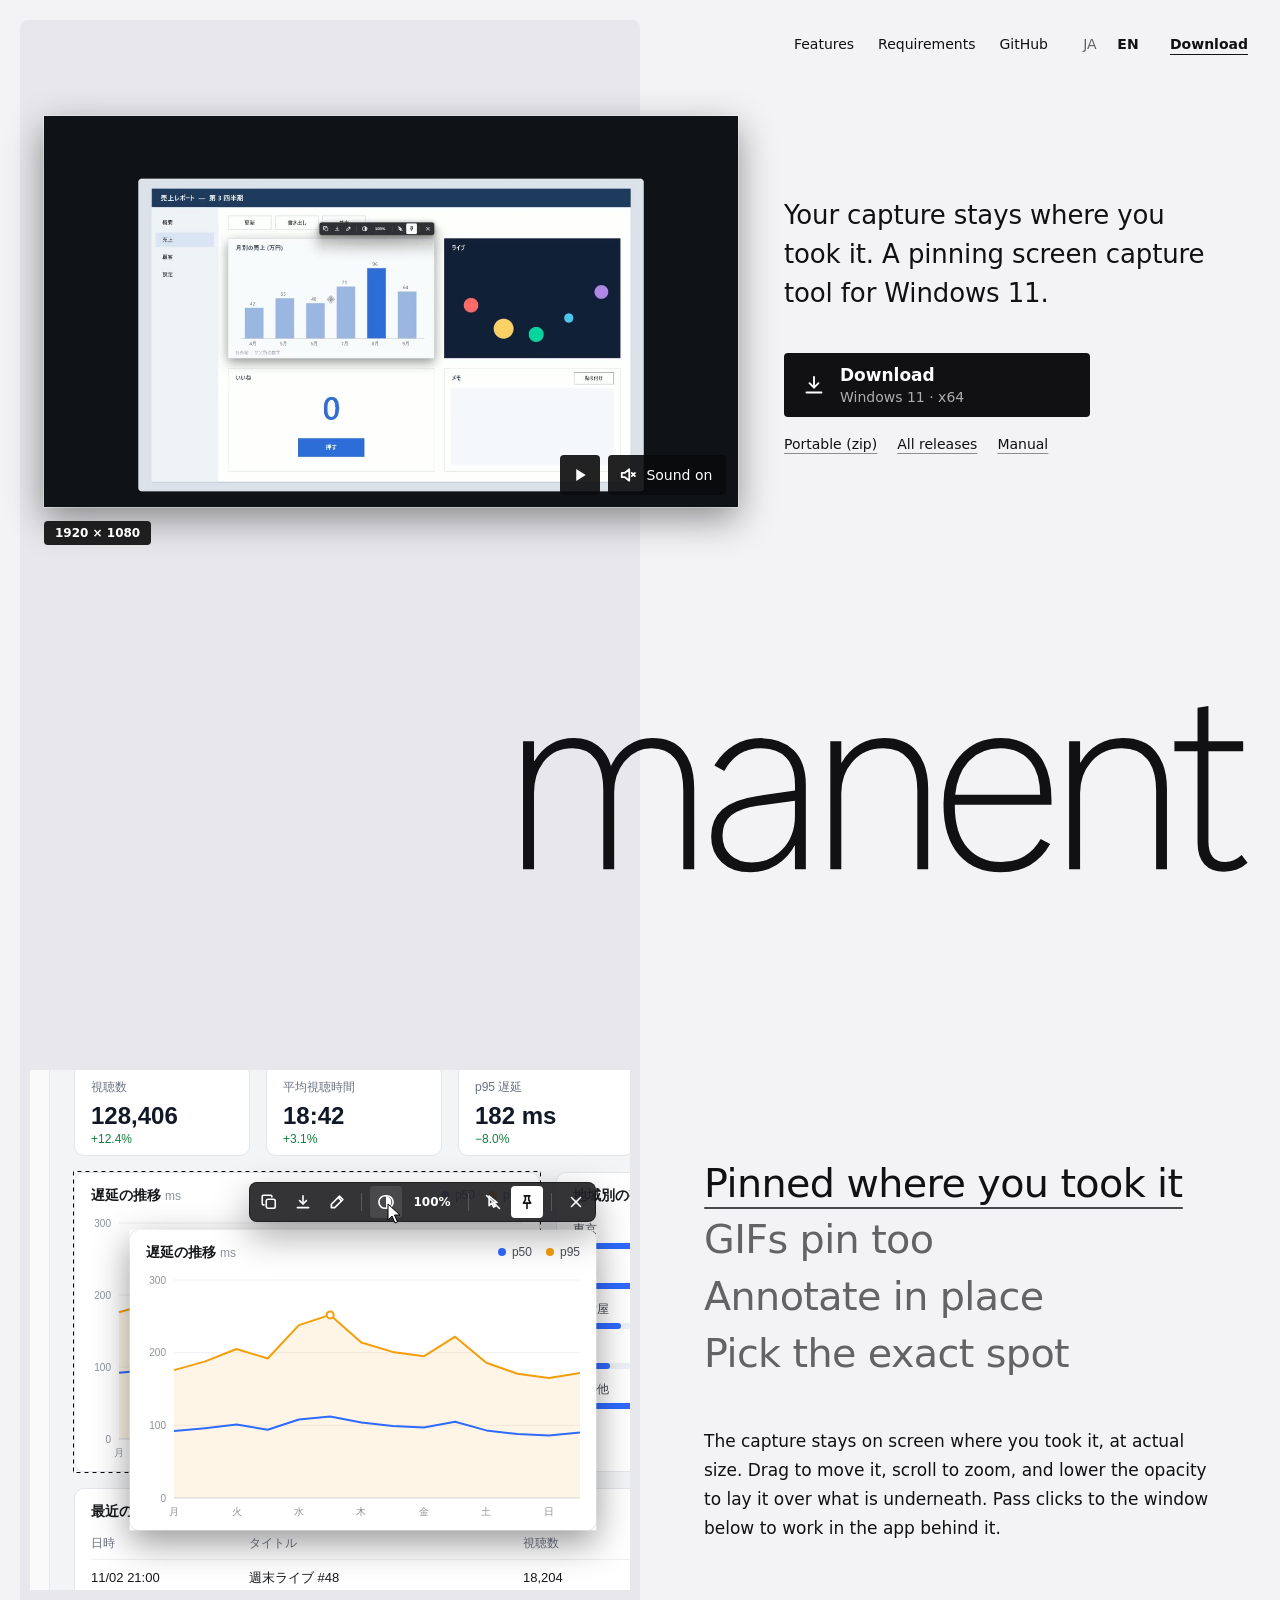
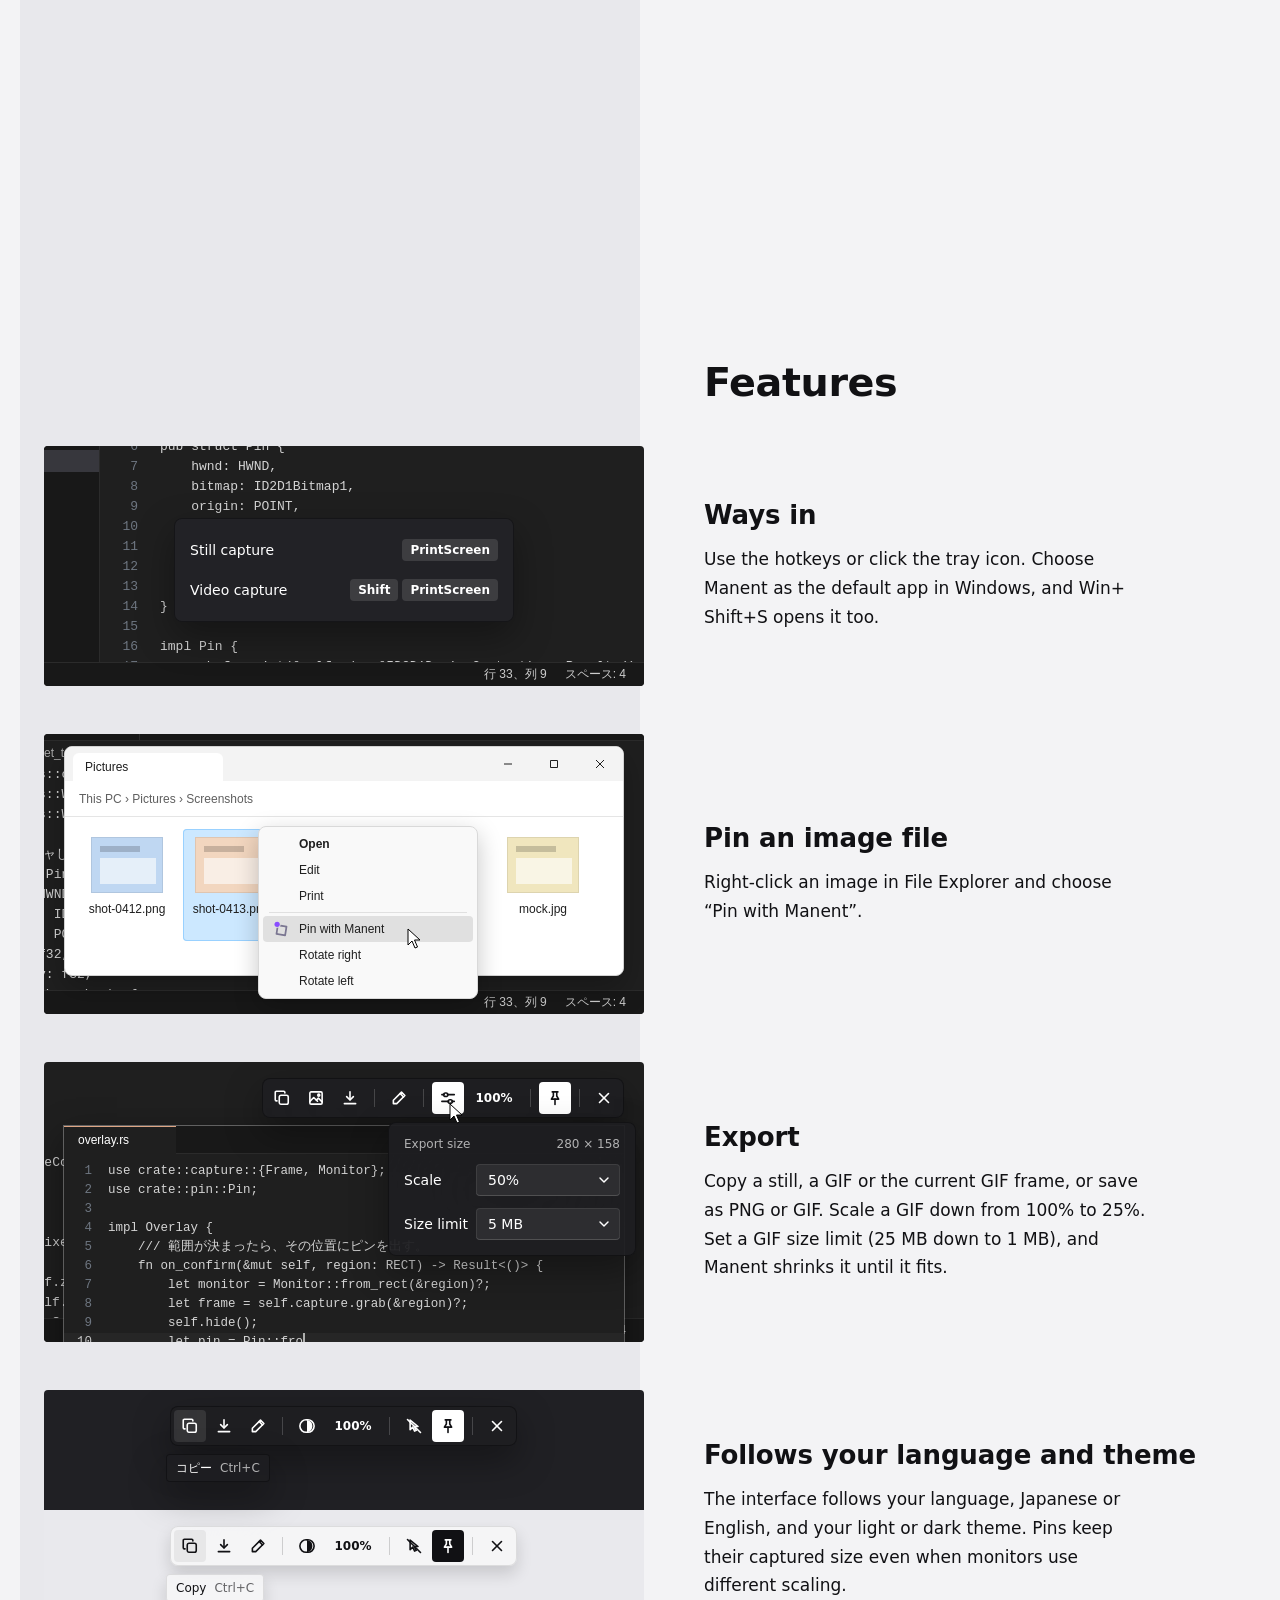
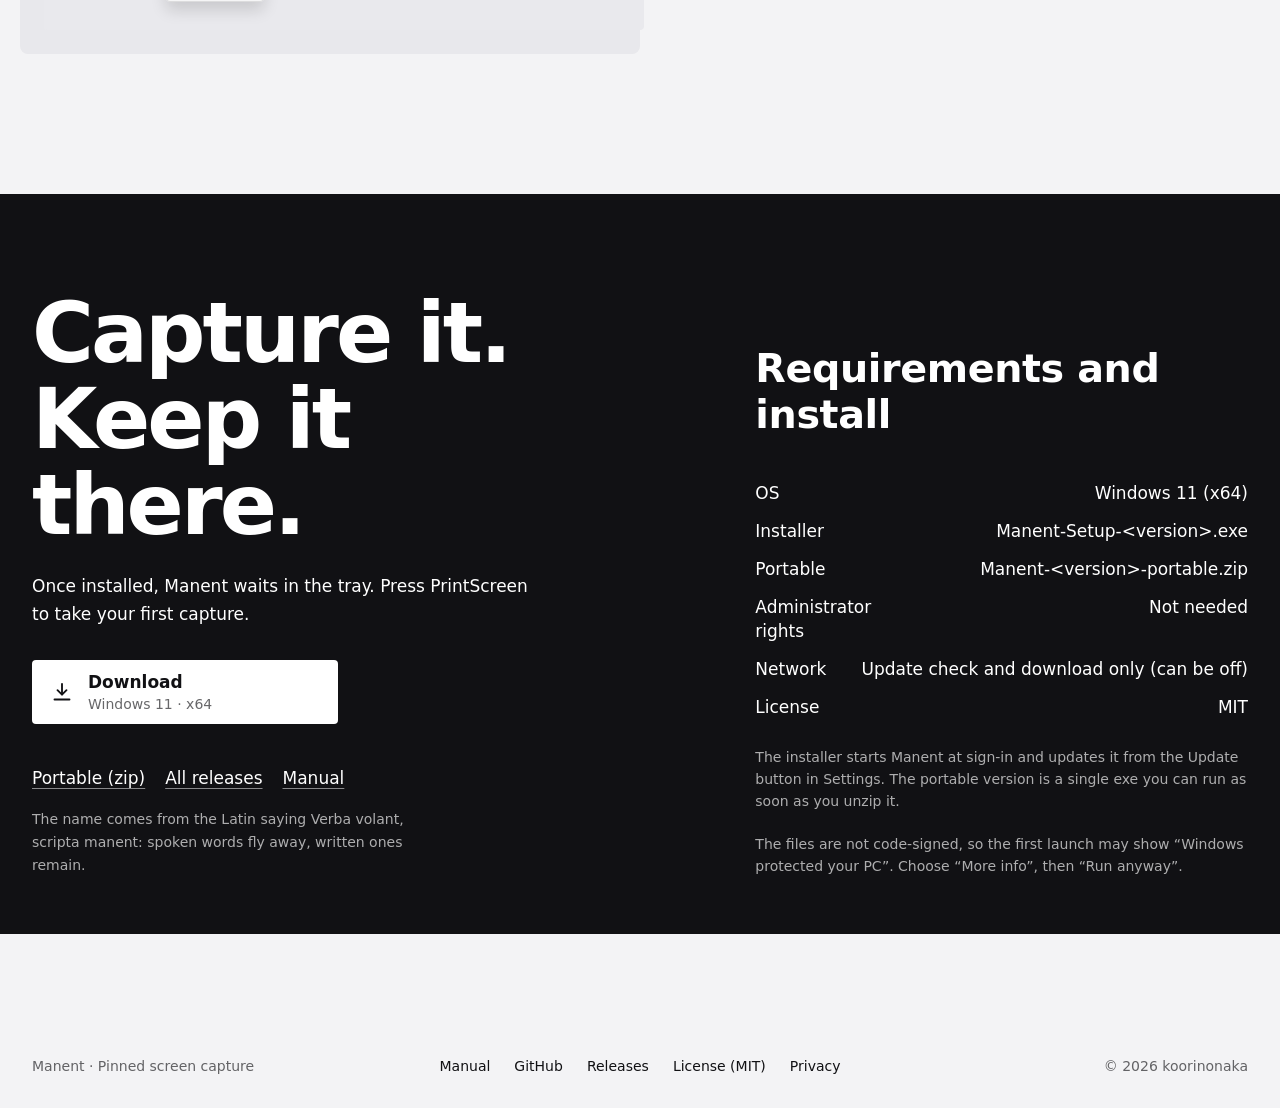
<file: index.html>
<!doctype html>
<html lang="ja">
<head>
<meta charset="utf-8">
<meta name="viewport" content="width=device-width, initial-scale=1">
<title>Manent | 撮った画面が、その場に残る</title>
<meta name="description" content="撮った画面をファイルにせず、撮った位置に等倍で残す Windows 11 のピン留めキャプチャツール。GIF のピン、その場での書き込み、Ctrl で部品を選ぶ撮り方に対応します。">
<meta name="color-scheme" content="dark light">
<link rel="icon" href="assets/favicon.ico">
<link rel="apple-touch-icon" href="assets/apple-touch-icon.png">
<link rel="canonical" href="https://koorinonaka.github.io/manent/">
<meta property="og:type" content="website">
<meta property="og:url" content="https://koorinonaka.github.io/manent/">
<meta property="og:title" content="Manent | 撮った画面が、その場に残る">
<meta property="og:description" content="撮った画面をファイルにせず、撮った位置に等倍で残す Windows 11 のピン留めキャプチャツール。GIF のピン、その場での書き込み、Ctrl で部品を選ぶ撮り方に対応します。">
<meta property="og:image" content="https://koorinonaka.github.io/manent/assets/og.png">
<meta property="og:image:width" content="1200">
<meta property="og:image:height" content="630">
<meta name="twitter:card" content="summary_large_image">
<script>
// 言語は描画の前に決める: 覚えた選択 → navigator.language が ja なら日本語、それ以外は英語
(function () {
  var r = document.documentElement, l = null;
  try { l = localStorage.getItem('manent-lp-lang'); } catch (e) {}
  if (l !== 'ja' && l !== 'en') l = /^ja\b/i.test(navigator.language || '') ? 'ja' : 'en';
  r.lang = l;
  r.className += ' js';
})();
</script>
<link rel="stylesheet" href="style.css">
<script src="main.js" defer></script>
</head>
<body>
<svg width="0" height="0" style="position:absolute" aria-hidden="true"><defs><symbol id="gt207" viewBox="0 0 560 315" preserveAspectRatio="none"><rect width="560" height="315" fill="#1F1F1F"/><rect width="560" height="28" fill="#181818"/><rect width="112" height="28" fill="#2A2A2A"/><rect x="44" y="41" width="22" height="9" fill="#C586C0"/><rect x="73" y="41" width="242" height="9" fill="#D7D0A0" opacity=".8"/><rect x="44" y="60" width="22" height="9" fill="#C586C0"/><rect x="73" y="60" width="117" height="9" fill="#D7D0A0" opacity=".8"/><rect x="44" y="98" width="29" height="9" fill="#C586C0"/><rect x="81" y="98" width="66" height="9" fill="#D7D0A0" opacity=".8"/><rect x="73" y="117" width="22" height="9" fill="#6A9955"/><rect x="103" y="117" width="146" height="9" fill="#6A9955" opacity=".8"/><rect x="73" y="136" width="15" height="9" fill="#C586C0"/><rect x="95" y="136" width="373" height="9" fill="#D7D0A0" opacity=".8"/><rect x="103" y="155" width="22" height="9" fill="#C586C0"/><rect x="132" y="155" width="285" height="9" fill="#D7D0A0" opacity=".8"/><rect x="103" y="174" width="22" height="9" fill="#C586C0"/><rect x="132" y="174" width="264" height="9" fill="#D7D0A0" opacity=".8"/><rect x="103" y="193" width="88" height="9" fill="#9CDCFE"/><rect x="103" y="212" width="22" height="9" fill="#C586C0"/><rect x="132" y="212" width="81" height="9" fill="#D7D0A0" opacity=".8"/><rect x="103" y="231" width="44" height="9" fill="#9CDCFE"/><rect x="73" y="250" width="7" height="9" fill="#9CDCFE"/><rect x="44" y="269" width="7" height="9" fill="#9CDCFE"/><rect x="208" y="228" width="300" height="64" fill="#252526" stroke="#5A5A5A" stroke-width="3"/><rect x="208" y="229" width="300" height="20" fill="#04395E"/></symbol><symbol id="gt208" viewBox="0 0 560 315" preserveAspectRatio="none"><rect width="560" height="315" fill="#1F1F1F"/><rect width="560" height="28" fill="#181818"/><rect width="112" height="28" fill="#2A2A2A"/><rect x="44" y="41" width="22" height="9" fill="#C586C0"/><rect x="73" y="41" width="242" height="9" fill="#D7D0A0" opacity=".8"/><rect x="44" y="60" width="22" height="9" fill="#C586C0"/><rect x="73" y="60" width="117" height="9" fill="#D7D0A0" opacity=".8"/><rect x="44" y="98" width="29" height="9" fill="#C586C0"/><rect x="81" y="98" width="66" height="9" fill="#D7D0A0" opacity=".8"/><rect x="73" y="117" width="22" height="9" fill="#6A9955"/><rect x="103" y="117" width="146" height="9" fill="#6A9955" opacity=".8"/><rect x="73" y="136" width="15" height="9" fill="#C586C0"/><rect x="95" y="136" width="373" height="9" fill="#D7D0A0" opacity=".8"/><rect x="103" y="155" width="22" height="9" fill="#C586C0"/><rect x="132" y="155" width="285" height="9" fill="#D7D0A0" opacity=".8"/><rect x="103" y="174" width="22" height="9" fill="#C586C0"/><rect x="132" y="174" width="264" height="9" fill="#D7D0A0" opacity=".8"/><rect x="103" y="193" width="88" height="9" fill="#9CDCFE"/><rect x="103" y="212" width="22" height="9" fill="#C586C0"/><rect x="132" y="212" width="88" height="9" fill="#D7D0A0" opacity=".8"/><rect x="103" y="231" width="44" height="9" fill="#9CDCFE"/><rect x="73" y="250" width="7" height="9" fill="#9CDCFE"/><rect x="44" y="269" width="7" height="9" fill="#9CDCFE"/><rect x="208" y="228" width="300" height="64" fill="#252526" stroke="#5A5A5A" stroke-width="3"/><rect x="208" y="229" width="300" height="20" fill="#04395E"/></symbol><symbol id="gt209" viewBox="0 0 560 315" preserveAspectRatio="none"><rect width="560" height="315" fill="#1F1F1F"/><rect width="560" height="28" fill="#181818"/><rect width="112" height="28" fill="#2A2A2A"/><rect x="44" y="41" width="22" height="9" fill="#C586C0"/><rect x="73" y="41" width="242" height="9" fill="#D7D0A0" opacity=".8"/><rect x="44" y="60" width="22" height="9" fill="#C586C0"/><rect x="73" y="60" width="117" height="9" fill="#D7D0A0" opacity=".8"/><rect x="44" y="98" width="29" height="9" fill="#C586C0"/><rect x="81" y="98" width="66" height="9" fill="#D7D0A0" opacity=".8"/><rect x="73" y="117" width="22" height="9" fill="#6A9955"/><rect x="103" y="117" width="146" height="9" fill="#6A9955" opacity=".8"/><rect x="73" y="136" width="15" height="9" fill="#C586C0"/><rect x="95" y="136" width="373" height="9" fill="#D7D0A0" opacity=".8"/><rect x="103" y="155" width="22" height="9" fill="#C586C0"/><rect x="132" y="155" width="285" height="9" fill="#D7D0A0" opacity=".8"/><rect x="103" y="174" width="22" height="9" fill="#C586C0"/><rect x="132" y="174" width="264" height="9" fill="#D7D0A0" opacity=".8"/><rect x="103" y="193" width="88" height="9" fill="#9CDCFE"/><rect x="103" y="212" width="22" height="9" fill="#C586C0"/><rect x="132" y="212" width="88" height="9" fill="#D7D0A0" opacity=".8"/><rect x="103" y="231" width="44" height="9" fill="#9CDCFE"/><rect x="73" y="250" width="7" height="9" fill="#9CDCFE"/><rect x="44" y="269" width="7" height="9" fill="#9CDCFE"/><rect x="208" y="228" width="300" height="64" fill="#252526" stroke="#5A5A5A" stroke-width="3"/><rect x="208" y="229" width="300" height="20" fill="#04395E"/></symbol><symbol id="gt210" viewBox="0 0 560 315" preserveAspectRatio="none"><rect width="560" height="315" fill="#1F1F1F"/><rect width="560" height="28" fill="#181818"/><rect width="112" height="28" fill="#2A2A2A"/><rect x="44" y="41" width="22" height="9" fill="#C586C0"/><rect x="73" y="41" width="242" height="9" fill="#D7D0A0" opacity=".8"/><rect x="44" y="60" width="22" height="9" fill="#C586C0"/><rect x="73" y="60" width="117" height="9" fill="#D7D0A0" opacity=".8"/><rect x="44" y="98" width="29" height="9" fill="#C586C0"/><rect x="81" y="98" width="66" height="9" fill="#D7D0A0" opacity=".8"/><rect x="73" y="117" width="22" height="9" fill="#6A9955"/><rect x="103" y="117" width="146" height="9" fill="#6A9955" opacity=".8"/><rect x="73" y="136" width="15" height="9" fill="#C586C0"/><rect x="95" y="136" width="373" height="9" fill="#D7D0A0" opacity=".8"/><rect x="103" y="155" width="22" height="9" fill="#C586C0"/><rect x="132" y="155" width="285" height="9" fill="#D7D0A0" opacity=".8"/><rect x="103" y="174" width="22" height="9" fill="#C586C0"/><rect x="132" y="174" width="264" height="9" fill="#D7D0A0" opacity=".8"/><rect x="103" y="193" width="88" height="9" fill="#9CDCFE"/><rect x="103" y="212" width="22" height="9" fill="#C586C0"/><rect x="132" y="212" width="95" height="9" fill="#D7D0A0" opacity=".8"/><rect x="103" y="231" width="44" height="9" fill="#9CDCFE"/><rect x="73" y="250" width="7" height="9" fill="#9CDCFE"/><rect x="44" y="269" width="7" height="9" fill="#9CDCFE"/><rect x="208" y="228" width="300" height="64" fill="#252526" stroke="#5A5A5A" stroke-width="3"/><rect x="208" y="229" width="300" height="20" fill="#04395E"/></symbol><symbol id="gt211" viewBox="0 0 560 315" preserveAspectRatio="none"><rect width="560" height="315" fill="#1F1F1F"/><rect width="560" height="28" fill="#181818"/><rect width="112" height="28" fill="#2A2A2A"/><rect x="44" y="41" width="22" height="9" fill="#C586C0"/><rect x="73" y="41" width="242" height="9" fill="#D7D0A0" opacity=".8"/><rect x="44" y="60" width="22" height="9" fill="#C586C0"/><rect x="73" y="60" width="117" height="9" fill="#D7D0A0" opacity=".8"/><rect x="44" y="98" width="29" height="9" fill="#C586C0"/><rect x="81" y="98" width="66" height="9" fill="#D7D0A0" opacity=".8"/><rect x="73" y="117" width="22" height="9" fill="#6A9955"/><rect x="103" y="117" width="146" height="9" fill="#6A9955" opacity=".8"/><rect x="73" y="136" width="15" height="9" fill="#C586C0"/><rect x="95" y="136" width="373" height="9" fill="#D7D0A0" opacity=".8"/><rect x="103" y="155" width="22" height="9" fill="#C586C0"/><rect x="132" y="155" width="285" height="9" fill="#D7D0A0" opacity=".8"/><rect x="103" y="174" width="22" height="9" fill="#C586C0"/><rect x="132" y="174" width="264" height="9" fill="#D7D0A0" opacity=".8"/><rect x="103" y="193" width="88" height="9" fill="#9CDCFE"/><rect x="103" y="212" width="22" height="9" fill="#C586C0"/><rect x="132" y="212" width="95" height="9" fill="#D7D0A0" opacity=".8"/><rect x="103" y="231" width="44" height="9" fill="#9CDCFE"/><rect x="73" y="250" width="7" height="9" fill="#9CDCFE"/><rect x="44" y="269" width="7" height="9" fill="#9CDCFE"/><rect x="208" y="228" width="300" height="64" fill="#252526" stroke="#5A5A5A" stroke-width="3"/><rect x="208" y="229" width="300" height="20" fill="#04395E"/></symbol><symbol id="gt212" viewBox="0 0 560 315" preserveAspectRatio="none"><rect width="560" height="315" fill="#1F1F1F"/><rect width="560" height="28" fill="#181818"/><rect width="112" height="28" fill="#2A2A2A"/><rect x="44" y="41" width="22" height="9" fill="#C586C0"/><rect x="73" y="41" width="242" height="9" fill="#D7D0A0" opacity=".8"/><rect x="44" y="60" width="22" height="9" fill="#C586C0"/><rect x="73" y="60" width="117" height="9" fill="#D7D0A0" opacity=".8"/><rect x="44" y="98" width="29" height="9" fill="#C586C0"/><rect x="81" y="98" width="66" height="9" fill="#D7D0A0" opacity=".8"/><rect x="73" y="117" width="22" height="9" fill="#6A9955"/><rect x="103" y="117" width="146" height="9" fill="#6A9955" opacity=".8"/><rect x="73" y="136" width="15" height="9" fill="#C586C0"/><rect x="95" y="136" width="373" height="9" fill="#D7D0A0" opacity=".8"/><rect x="103" y="155" width="22" height="9" fill="#C586C0"/><rect x="132" y="155" width="285" height="9" fill="#D7D0A0" opacity=".8"/><rect x="103" y="174" width="22" height="9" fill="#C586C0"/><rect x="132" y="174" width="264" height="9" fill="#D7D0A0" opacity=".8"/><rect x="103" y="193" width="88" height="9" fill="#9CDCFE"/><rect x="103" y="212" width="22" height="9" fill="#C586C0"/><rect x="132" y="212" width="102" height="9" fill="#D7D0A0" opacity=".8"/><rect x="103" y="231" width="44" height="9" fill="#9CDCFE"/><rect x="73" y="250" width="7" height="9" fill="#9CDCFE"/><rect x="44" y="269" width="7" height="9" fill="#9CDCFE"/><rect x="208" y="228" width="300" height="64" fill="#252526" stroke="#5A5A5A" stroke-width="3"/><rect x="208" y="229" width="300" height="20" fill="#04395E"/></symbol><symbol id="gt213" viewBox="0 0 560 315" preserveAspectRatio="none"><rect width="560" height="315" fill="#1F1F1F"/><rect width="560" height="28" fill="#181818"/><rect width="112" height="28" fill="#2A2A2A"/><rect x="44" y="41" width="22" height="9" fill="#C586C0"/><rect x="73" y="41" width="242" height="9" fill="#D7D0A0" opacity=".8"/><rect x="44" y="60" width="22" height="9" fill="#C586C0"/><rect x="73" y="60" width="117" height="9" fill="#D7D0A0" opacity=".8"/><rect x="44" y="98" width="29" height="9" fill="#C586C0"/><rect x="81" y="98" width="66" height="9" fill="#D7D0A0" opacity=".8"/><rect x="73" y="117" width="22" height="9" fill="#6A9955"/><rect x="103" y="117" width="146" height="9" fill="#6A9955" opacity=".8"/><rect x="73" y="136" width="15" height="9" fill="#C586C0"/><rect x="95" y="136" width="373" height="9" fill="#D7D0A0" opacity=".8"/><rect x="103" y="155" width="22" height="9" fill="#C586C0"/><rect x="132" y="155" width="285" height="9" fill="#D7D0A0" opacity=".8"/><rect x="103" y="174" width="22" height="9" fill="#C586C0"/><rect x="132" y="174" width="264" height="9" fill="#D7D0A0" opacity=".8"/><rect x="103" y="193" width="88" height="9" fill="#9CDCFE"/><rect x="103" y="212" width="22" height="9" fill="#C586C0"/><rect x="132" y="212" width="102" height="9" fill="#D7D0A0" opacity=".8"/><rect x="103" y="231" width="44" height="9" fill="#9CDCFE"/><rect x="73" y="250" width="7" height="9" fill="#9CDCFE"/><rect x="44" y="269" width="7" height="9" fill="#9CDCFE"/><rect x="208" y="228" width="300" height="64" fill="#252526" stroke="#5A5A5A" stroke-width="3"/><rect x="208" y="229" width="300" height="20" fill="#04395E"/></symbol><symbol id="gt214" viewBox="0 0 560 315" preserveAspectRatio="none"><rect width="560" height="315" fill="#1F1F1F"/><rect width="560" height="28" fill="#181818"/><rect width="112" height="28" fill="#2A2A2A"/><rect x="44" y="41" width="22" height="9" fill="#C586C0"/><rect x="73" y="41" width="242" height="9" fill="#D7D0A0" opacity=".8"/><rect x="44" y="60" width="22" height="9" fill="#C586C0"/><rect x="73" y="60" width="117" height="9" fill="#D7D0A0" opacity=".8"/><rect x="44" y="98" width="29" height="9" fill="#C586C0"/><rect x="81" y="98" width="66" height="9" fill="#D7D0A0" opacity=".8"/><rect x="73" y="117" width="22" height="9" fill="#6A9955"/><rect x="103" y="117" width="146" height="9" fill="#6A9955" opacity=".8"/><rect x="73" y="136" width="15" height="9" fill="#C586C0"/><rect x="95" y="136" width="373" height="9" fill="#D7D0A0" opacity=".8"/><rect x="103" y="155" width="22" height="9" fill="#C586C0"/><rect x="132" y="155" width="285" height="9" fill="#D7D0A0" opacity=".8"/><rect x="103" y="174" width="22" height="9" fill="#C586C0"/><rect x="132" y="174" width="264" height="9" fill="#D7D0A0" opacity=".8"/><rect x="103" y="193" width="88" height="9" fill="#9CDCFE"/><rect x="103" y="212" width="22" height="9" fill="#C586C0"/><rect x="132" y="212" width="110" height="9" fill="#D7D0A0" opacity=".8"/><rect x="103" y="231" width="44" height="9" fill="#9CDCFE"/><rect x="73" y="250" width="7" height="9" fill="#9CDCFE"/><rect x="44" y="269" width="7" height="9" fill="#9CDCFE"/><rect x="208" y="228" width="300" height="64" fill="#252526" stroke="#5A5A5A" stroke-width="3"/><rect x="208" y="229" width="300" height="20" fill="#04395E"/></symbol><symbol id="gt215" viewBox="0 0 560 315" preserveAspectRatio="none"><rect width="560" height="315" fill="#1F1F1F"/><rect width="560" height="28" fill="#181818"/><rect width="112" height="28" fill="#2A2A2A"/><rect x="44" y="41" width="22" height="9" fill="#C586C0"/><rect x="73" y="41" width="242" height="9" fill="#D7D0A0" opacity=".8"/><rect x="44" y="60" width="22" height="9" fill="#C586C0"/><rect x="73" y="60" width="117" height="9" fill="#D7D0A0" opacity=".8"/><rect x="44" y="98" width="29" height="9" fill="#C586C0"/><rect x="81" y="98" width="66" height="9" fill="#D7D0A0" opacity=".8"/><rect x="73" y="117" width="22" height="9" fill="#6A9955"/><rect x="103" y="117" width="146" height="9" fill="#6A9955" opacity=".8"/><rect x="73" y="136" width="15" height="9" fill="#C586C0"/><rect x="95" y="136" width="373" height="9" fill="#D7D0A0" opacity=".8"/><rect x="103" y="155" width="22" height="9" fill="#C586C0"/><rect x="132" y="155" width="285" height="9" fill="#D7D0A0" opacity=".8"/><rect x="103" y="174" width="22" height="9" fill="#C586C0"/><rect x="132" y="174" width="264" height="9" fill="#D7D0A0" opacity=".8"/><rect x="103" y="193" width="88" height="9" fill="#9CDCFE"/><rect x="103" y="212" width="22" height="9" fill="#C586C0"/><rect x="132" y="212" width="110" height="9" fill="#D7D0A0" opacity=".8"/><rect x="103" y="231" width="44" height="9" fill="#9CDCFE"/><rect x="73" y="250" width="7" height="9" fill="#9CDCFE"/><rect x="44" y="269" width="7" height="9" fill="#9CDCFE"/><rect x="208" y="228" width="300" height="64" fill="#252526" stroke="#5A5A5A" stroke-width="3"/><rect x="208" y="229" width="300" height="20" fill="#04395E"/></symbol><symbol id="gt216" viewBox="0 0 560 315" preserveAspectRatio="none"><rect width="560" height="315" fill="#1F1F1F"/><rect width="560" height="28" fill="#181818"/><rect width="112" height="28" fill="#2A2A2A"/><rect x="44" y="41" width="22" height="9" fill="#C586C0"/><rect x="73" y="41" width="242" height="9" fill="#D7D0A0" opacity=".8"/><rect x="44" y="60" width="22" height="9" fill="#C586C0"/><rect x="73" y="60" width="117" height="9" fill="#D7D0A0" opacity=".8"/><rect x="44" y="98" width="29" height="9" fill="#C586C0"/><rect x="81" y="98" width="66" height="9" fill="#D7D0A0" opacity=".8"/><rect x="73" y="117" width="22" height="9" fill="#6A9955"/><rect x="103" y="117" width="146" height="9" fill="#6A9955" opacity=".8"/><rect x="73" y="136" width="15" height="9" fill="#C586C0"/><rect x="95" y="136" width="373" height="9" fill="#D7D0A0" opacity=".8"/><rect x="103" y="155" width="22" height="9" fill="#C586C0"/><rect x="132" y="155" width="285" height="9" fill="#D7D0A0" opacity=".8"/><rect x="103" y="174" width="22" height="9" fill="#C586C0"/><rect x="132" y="174" width="264" height="9" fill="#D7D0A0" opacity=".8"/><rect x="103" y="193" width="88" height="9" fill="#9CDCFE"/><rect x="103" y="212" width="22" height="9" fill="#C586C0"/><rect x="132" y="212" width="117" height="9" fill="#D7D0A0" opacity=".8"/><rect x="103" y="231" width="44" height="9" fill="#9CDCFE"/><rect x="73" y="250" width="7" height="9" fill="#9CDCFE"/><rect x="44" y="269" width="7" height="9" fill="#9CDCFE"/><rect x="208" y="228" width="300" height="64" fill="#252526" stroke="#5A5A5A" stroke-width="3"/><rect x="208" y="229" width="300" height="20" fill="#04395E"/></symbol></defs></svg>
<div class="lp lp-a" lang="ja"><section class="a-sec a-hero is-first" aria-labelledby="a-h1">
<nav class="a-nav" aria-label="ページ内"><a class="a-nav-hide" href="#a-features">機能</a><a class="a-nav-hide" href="#a-req">動作環境</a><a class="a-nav-hide" href="https://github.com/koorinonaka/manent">GitHub</a><span class="lp-lang" role="group" aria-label="言語"><button type="button" lang="ja" aria-pressed="true">JA</button><button type="button" lang="en" aria-pressed="false">EN</button></span><a class="a-nav-act" href="#a-dl">ダウンロード</a></nav>
<div class="a-stage"><div class="a-stage-in"><div class="a-reelwrap" data-ui><figure class="lp-reel"><video class="lp-video" autoplay muted loop playsinline preload="none" poster="assets/poster.jpg" data-src="assets/showreel-ja.mp4" aria-label="Manent の操作を流す動画。範囲を撮ってピンにし、GIF を録り、書き込むまで。"></video><button type="button" class="lp-reel-play" data-reel="play" hidden><svg class="o-ico" viewBox="0 0 18 18" aria-hidden="true"><path class="f" d="M5.625 3.625V14.375L14.125 9Z"/></svg><span>再生</span></button></figure><div class="lp-reel-ctl" data-theme="dark"><button type="button" class="lp-reel-btn is-icon o-veil" data-reel="pause" aria-label="一時停止" data-pause="一時停止" data-play="再生"><span class="i-pause"><svg class="o-ico" viewBox="0 0 18 18" aria-hidden="true"><path class="f" d="M5.125 4H7.375V14.125H5.125Z"/><path class="f" d="M10.75 4H13V14.125H10.75Z"/></svg></span><span class="i-play"><svg class="o-ico" viewBox="0 0 18 18" aria-hidden="true"><path class="f" d="M5.625 3.625V14.375L14.125 9Z"/></svg></span></button><button type="button" class="lp-reel-btn o-veil" data-reel="sound" aria-pressed="false" data-on="音を出す" data-off="音を消す"><span class="i-off"><svg class="o-ico" viewBox="0 0 18 18" aria-hidden="true"><path d="M3.375 7H6.25L10.125 3.875V14.125L6.25 11H3.375Z"/><path d="M12.375 7.125L15.25 10"/><path d="M15.25 7.125L12.375 10"/></svg></span><span class="i-on"><svg class="o-ico" viewBox="0 0 18 18" aria-hidden="true"><path d="M3.375 7H6.25L10.125 3.875V14.125L6.25 11H3.375Z"/><path d="M12.5 6.625A3.25 3.25 0 0 1 12.5 11.375"/><path d="M14.375 4.75A6 6 0 0 1 14.375 13.25"/></svg></span><span class="lp-rl">音を出す</span></button></div><span class="a-reeltag" data-ui data-theme="dark"><span class="o-tag o-veil"><span class="o-tag-d">1920 × 1080</span></span></span></div></div></div>
<div class="a-col">
<div class="a-hero-words"><p class="a-sentence">撮った画面が、その場に残る。<span class="nw">Windows 11</span> のピン留めキャプチャツール</p><div class="a-act" id="a-dl"><a class="lp-dl" href="https://github.com/koorinonaka/manent/releases/latest" data-dl><svg class="o-ico" viewBox="0 0 18 18" aria-hidden="true"><path d="M9 2.875V10.75"/><path d="M5.625 7.625L9 11L12.375 7.625"/><path d="M3.375 14.625H14.625"/></svg><span class="lp-dl-t"><span class="lp-dl-l">ダウンロード</span><span class="lp-dl-m"><span class="nw">Windows 11</span> · x64</span></span></a><p class="lp-links"><a data-dl-zip href="https://github.com/koorinonaka/manent/releases/latest">ポータブル版 (zip)</a><a href="https://github.com/koorinonaka/manent/releases">すべてのリリース</a><a href="manual.html">マニュアル</a></p></div></div>
</div>
<h1 class="a-word" id="a-h1"><svg class="a-word-svg" viewBox="154 -1306 5798 1331" style="width:2.8309em;height:0.6498em" aria-hidden="true" focusable="false"><path fill="currentColor" d="M1523.5987548828125 0.0H1436.1998291015625V-625.4005126953125Q1436.1998291015625 -805.2887114530765 1369.0996704101562 -886.2448195937258Q1301.99951171875 -967.200927734375 1181.3992919921875 -967.200927734375Q1056.5989990234375 -967.200927734375 969.89892578125 -866.7934376971322Q883.1988525390625 -766.3859476598893 883.1988525390625 -615.20068359375V0.0H795.9998779296875V-633.1519434200311Q795.9998779296875 -793.4763623350156 733.7997436523438 -880.3386450346952Q671.599609375 -967.200927734375 549.1993408203125 -967.200927734375Q409.1993408203125 -967.200927734375 325.4991455078125 -867.4114548384778Q241.7989501953125 -767.6219819425805 241.7989501953125 -609.001220703125V0.0H154V-1024H241.7989501953125V-865.399658203125H245.39892578125Q297.598876953125 -955.599853515625 377.89892578125 -1002.2999267578125Q458.198974609375 -1049.0 563.7989501953125 -1049.0Q676.0268049568965 -1049.0 753.7129996464171 -987.2148990271227Q831.3991943359375 -925.4297980542453 857.3990478515625 -823.7991943359375Q903.4046860638787 -930.799560546875 993.2047348920037 -989.8997802734375Q1083.0047837201287 -1049.0 1187.799072265625 -1049.0Q1352.1988525390625 -1049.0 1437.8988037109375 -944.9000244140625Q1523.5987548828125 -840.800048828125 1523.5987548828125 -637.000244140625ZM2416.8393896484376 0.0H2329.6404150390626V-186.8004150390625H2326.040439453125Q2276.040439453125 -91.600341796875 2182.440280761719 -33.50018310546875Q2088.8401220703126 24.5999755859375 1974.6399267578124 24.5999755859375Q1826.8398779296874 24.5999755859375 1742.9399755859374 -56.5999755859375Q1659.0400732421874 -137.7999267578125 1659.0400732421874 -262.7999267578125Q1659.0400732421874 -395.5997314453125 1747.7400854492187 -476.99969482421875Q1836.44009765625 -558.399658203125 2021.0403173828124 -584.7996826171875L2330.040439453125 -629.399658203125V-675.6002197265625Q2330.040439453125 -820.4005126953125 2257.840183105469 -893.8007202148438Q2185.6399267578126 -967.200927734375 2055.839755859375 -967.200927734375Q1957.8396337890624 -967.200927734375 1885.1394384765624 -921.3008422851562Q1812.4392431640624 -875.4007568359375 1764.43912109375 -786.2005615234375L1684.640048828125 -829.60009765625Q1746.0400732421874 -935.60009765625 1841.9399755859374 -992.300048828125Q1937.8398779296874 -1049.0 2055.839755859375 -1049.0Q2224.6394384765626 -1049.0 2320.7394140625 -952.300048828125Q2416.8393896484376 -855.60009765625 2416.8393896484376 -673.4002685546875ZM2329.6404150390626 -426.598876953125V-548.2005615234375L2031.4402197265624 -507.2005615234375Q1890.8393896484374 -487.6004638671875 1820.4391821289062 -431.00018310546875Q1750.038974609375 -374.39990234375 1750.038974609375 -267.7998046875Q1750.038974609375 -171.9993896484375 1813.1391943359374 -112.999267578125Q1876.2394140625 -53.9991455078125 1984.4397314453124 -53.9991455078125Q2130.2397802734376 -53.9991455078125 2229.94009765625 -159.4991455078125Q2329.6404150390626 -264.9991455078125 2329.6404150390626 -426.598876953125ZM3395.6790234375 0.0H3308.8800732421873V-627.200439453125Q3308.8800732421873 -793.6004638671875 3238.429755859375 -880.4006958007812Q3167.9794384765623 -967.200927734375 3034.87921875 -967.200927734375Q2887.6628676035707 -967.200927734375 2794.0709088994417 -864.5360313368722Q2700.4789501953123 -761.8711349393692 2700.4789501953123 -607.4012451171875V0.0H2612.68V-1024H2700.4789501953123V-854.3997802734375H2704.07892578125Q2759.87873046875 -950.7998046875 2846.37873046875 -999.89990234375Q2932.87873046875 -1049.0 3044.4789501953123 -1049.0Q3216.6961196317284 -1049.0 3306.187571534614 -940.5Q3395.6790234375 -832.0 3395.6790234375 -637.5482769723977ZM4382.319194335938 -516.6005859375H3608.7188525390625Q3607.518779296875 -289.399658203125 3708.5189624023437 -173.29937744140625Q3809.5191455078125 -57.1990966796875 3979.3194384765625 -56.799072265625Q4084.119609375 -56.799072265625 4164.919780273438 -104.1990966796875Q4245.719951171875 -151.59912109375 4295.920024414063 -241.599365234375L4371.519145507813 -201.1998291015625Q4310.119243164063 -90.39990234375 4209.719340820313 -32.699951171875Q4109.319438476563 25.0 3978.1194873046875 25.0Q3766.9197802734375 24.5999755859375 3642.5198779296875 -114.09991455078125Q3518.1199755859375 -252.7998046875 3518.1199755859375 -523.200439453125Q3518.1199755859375 -754.4005126953125 3645.5199389648437 -901.7002563476562Q3772.91990234375 -1049.0 3976.319560546875 -1049.0Q4168.9194140625 -1049.0 4275.619304199219 -921.7999267578125Q4382.319194335938 -794.599853515625 4382.319194335938 -551.999755859375ZM4291.720317382813 -596.7996826171875Q4289.520244140625 -782.2001953125 4203.320109863282 -874.7005615234375Q4117.119975585938 -967.200927734375 3973.7195849609375 -967.200927734375Q3822.9192919921875 -967.200927734375 3726.8190112304687 -870.400634765625Q3630.71873046875 -773.600341796875 3611.7188525390625 -596.7996826171875ZM5306.3590234375 0.0H5219.560073242187V-627.200439453125Q5219.560073242187 -793.6004638671875 5149.109755859375 -880.4006958007812Q5078.659438476562 -967.200927734375 4945.55921875 -967.200927734375Q4798.34286760357 -967.200927734375 4704.750908899441 -864.5360313368722Q4611.158950195312 -761.8711349393692 4611.158950195312 -607.4012451171875V0.0H4523.36V-1024H4611.158950195312V-854.3997802734375H4614.75892578125Q4670.55873046875 -950.7998046875 4757.05873046875 -999.89990234375Q4843.55873046875 -1049.0 4955.158950195312 -1049.0Q5127.376119631728 -1049.0 5216.867571534614 -940.5Q5306.3590234375 -832.0 5306.3590234375 -637.5482769723977ZM5951.598803710937 -51.7999267578125Q5909.798754882812 -14.199951171875 5865.298876953125 2.9000244140625Q5820.798999023437 20.0 5762.599291992187 20.0Q5659.999560546875 20.0 5605.4998046875 -39.599853515625Q5551.000048828125 -99.19970703125 5551.000048828125 -212.9996337890625V-944.8009033203125H5365.999926757812V-1024.0H5551.000048828125V-1291.2003173828125L5638.1990234375 -1305.8001708984375V-1024.0H5915.999072265625V-944.8009033203125H5638.1990234375V-219.3995361328125Q5638.1990234375 -139.3992919921875 5672.499011230469 -98.69921875Q5706.798999023437 -57.9991455078125 5771.399096679687 -57.9991455078125Q5809.399096679687 -57.9991455078125 5840.699145507812 -70.899169921875Q5871.999194335937 -83.7991943359375 5903.599291992187 -113.5992431640625Z"/></svg><span class="lp-vh">Manent — 撮った画面が、その場に残る。</span></h1>
</section><section class="a-sec a-index" id="a-features" aria-labelledby="a-index-h">
<div class="a-stage"><div class="a-stage-in"><div class="a-pic" data-for="c1"><div class="lp-frag o-root" data-ui data-theme="dark" role="img" aria-label="撮った位置にピン留め: 撮った画像は、撮った場所に等倍で残ります。ドラッグで動かし、ホイールで拡大・縮小し、不透明度を下げて下の画面と重ねられます。クリックを下の窓へ通せば、ピンを表示したまま裏のアプリを操作できます。" style="width:600px;height:520px"><div class="lp-pic" aria-hidden="true" style="width:600px;height:520px"><div class="o-abs" style="left:-180px;top:-110px;"><div style="position:absolute;left:0px;top:0px;width:1000px;height:700px;background:#F3F4F6;overflow:hidden;font-family:'Segoe UI Variable Text','Segoe UI','Yu Gothic UI',sans-serif"><div style="position:absolute;left:0px;top:0px;width:1000px;height:32px;background:#ECEEF1;font:12px/32px 'Segoe UI Variable Text','Segoe UI','Yu Gothic UI',sans-serif;color:#1F2328;padding-left:14px;box-sizing:border-box">配信レポート<div style="position:absolute;right:0;top:0;height:32px;display:flex"><div style="width:46px;height:32px;display:flex;align-items:center;justify-content:center"><svg width="10" height="10" viewBox="0 0 10 10" fill="none" stroke="#1F2328" stroke-width="1"><path d="M1 5h8"/></svg></div><div style="width:46px;height:32px;display:flex;align-items:center;justify-content:center"><svg width="10" height="10" viewBox="0 0 10 10" fill="none" stroke="#1F2328" stroke-width="1"><path d="M1.5 1.5h7v7h-7z"/></svg></div><div style="width:46px;height:32px;display:flex;align-items:center;justify-content:center"><svg width="10" height="10" viewBox="0 0 10 10" fill="none" stroke="#1F2328" stroke-width="1"><path d="M1 1l8 8M9 1L1 9"/></svg></div></div></div><div style="position:absolute;left:0px;top:32px;width:200px;height:668px;background:#FAFAFB;border-right:1px solid #E5E7EB;box-sizing:border-box"><div style="position:absolute;left:10px;top:16px;width:180px;height:32px;border-radius:6px;background:#E7EDFF;font:600 13px/32px 'Segoe UI Variable Text','Segoe UI','Yu Gothic UI',sans-serif;color:#1F48C9;padding-left:14px;box-sizing:border-box">概要</div><div style="position:absolute;left:10px;top:54px;width:180px;height:32px;border-radius:6px;font:400 13px/32px 'Segoe UI Variable Text','Segoe UI','Yu Gothic UI',sans-serif;color:#3D434B;padding-left:14px;box-sizing:border-box">配信</div><div style="position:absolute;left:10px;top:92px;width:180px;height:32px;border-radius:6px;font:400 13px/32px 'Segoe UI Variable Text','Segoe UI','Yu Gothic UI',sans-serif;color:#3D434B;padding-left:14px;box-sizing:border-box">視聴者</div><div style="position:absolute;left:10px;top:130px;width:180px;height:32px;border-radius:6px;font:400 13px/32px 'Segoe UI Variable Text','Segoe UI','Yu Gothic UI',sans-serif;color:#3D434B;padding-left:14px;box-sizing:border-box">地域</div><div style="position:absolute;left:10px;top:168px;width:180px;height:32px;border-radius:6px;font:400 13px/32px 'Segoe UI Variable Text','Segoe UI','Yu Gothic UI',sans-serif;color:#3D434B;padding-left:14px;box-sizing:border-box">書き出し</div></div><div style="position:absolute;left:224px;top:54px;width:300px;height:30px;font:600 22px/30px 'Segoe UI Variable Text','Segoe UI','Yu Gothic UI',sans-serif;color:#16181B">概要</div><div style="position:absolute;right:24px;top:54px;display:flex;gap:8px"><div style="height:30px;padding:0 12px;border:1px solid #D9DCE1;border-radius:6px;font:12px/28px 'Segoe UI Variable Text','Segoe UI','Yu Gothic UI',sans-serif;color:#3D434B;box-sizing:border-box;background:#FFFFFF">10/27 – 11/02</div><div style="height:30px;padding:0 14px;border-radius:6px;font:600 12px/30px 'Segoe UI Variable Text','Segoe UI','Yu Gothic UI',sans-serif;color:#FFFFFF;background:#1F48C9">共有</div></div><div style="position:absolute;left:224px;top:104px;width:176px;height:92px;background:#FFFFFF;border:1px solid #E3E6EA;border-radius:10px;box-sizing:border-box"><div style="position:absolute;left:16px;top:14px;width:144px;height:16px;font:12px/16px 'Segoe UI Variable Text','Segoe UI','Yu Gothic UI',sans-serif;color:#6B7280">視聴数</div><div style="position:absolute;left:16px;top:36px;width:144px;height:30px;font:600 24px/30px 'Segoe UI Variable Text','Segoe UI','Yu Gothic UI',sans-serif;font-variant-numeric:tabular-nums;color:#111827">128,406</div><div style="position:absolute;left:16px;top:66px;width:144px;height:16px;font:12px/16px 'Segoe UI Variable Text','Segoe UI','Yu Gothic UI',sans-serif;color:#15803D">+12.4%</div></div><div style="position:absolute;left:416px;top:104px;width:176px;height:92px;background:#FFFFFF;border:1px solid #E3E6EA;border-radius:10px;box-sizing:border-box"><div style="position:absolute;left:16px;top:14px;width:144px;height:16px;font:12px/16px 'Segoe UI Variable Text','Segoe UI','Yu Gothic UI',sans-serif;color:#6B7280">平均視聴時間</div><div style="position:absolute;left:16px;top:36px;width:144px;height:30px;font:600 24px/30px 'Segoe UI Variable Text','Segoe UI','Yu Gothic UI',sans-serif;font-variant-numeric:tabular-nums;color:#111827">18:42</div><div style="position:absolute;left:16px;top:66px;width:144px;height:16px;font:12px/16px 'Segoe UI Variable Text','Segoe UI','Yu Gothic UI',sans-serif;color:#15803D">+3.1%</div></div><div style="position:absolute;left:608px;top:104px;width:176px;height:92px;background:#FFFFFF;border:1px solid #E3E6EA;border-radius:10px;box-sizing:border-box"><div style="position:absolute;left:16px;top:14px;width:144px;height:16px;font:12px/16px 'Segoe UI Variable Text','Segoe UI','Yu Gothic UI',sans-serif;color:#6B7280">p95 遅延</div><div style="position:absolute;left:16px;top:36px;width:144px;height:30px;font:600 24px/30px 'Segoe UI Variable Text','Segoe UI','Yu Gothic UI',sans-serif;font-variant-numeric:tabular-nums;color:#111827">182 ms</div><div style="position:absolute;left:16px;top:66px;width:144px;height:16px;font:12px/16px 'Segoe UI Variable Text','Segoe UI','Yu Gothic UI',sans-serif;color:#15803D">−8.0%</div></div><div style="position:absolute;left:800px;top:104px;width:176px;height:92px;background:#FFFFFF;border:1px solid #E3E6EA;border-radius:10px;box-sizing:border-box"><div style="position:absolute;left:16px;top:14px;width:144px;height:16px;font:12px/16px 'Segoe UI Variable Text','Segoe UI','Yu Gothic UI',sans-serif;color:#6B7280">エラー率</div><div style="position:absolute;left:16px;top:36px;width:144px;height:30px;font:600 24px/30px 'Segoe UI Variable Text','Segoe UI','Yu Gothic UI',sans-serif;font-variant-numeric:tabular-nums;color:#111827">0.12%</div><div style="position:absolute;left:16px;top:66px;width:144px;height:16px;font:12px/16px 'Segoe UI Variable Text','Segoe UI','Yu Gothic UI',sans-serif;color:#15803D">−0.03 pt</div></div><div style="position:absolute;left:224px;top:212px;width:466px;height:300px;background:#FFFFFF;border:1px solid #E3E6EA;border-radius:10px;box-sizing:border-box"><div style="position:absolute;left:16px;top:12px;width:200px;height:20px;font:600 14px/20px 'Segoe UI Variable Text','Segoe UI','Yu Gothic UI',sans-serif;color:#16181B">遅延の推移 <span style="font-weight:400;color:#8B919A;font-size:12px">ms</span></div><div style="position:absolute;right:16px;top:14px;display:flex;gap:14px;font:12px/16px 'Segoe UI Variable Text','Segoe UI','Yu Gothic UI',sans-serif;color:#4B5058"><span><span style="display:inline-block;width:8px;height:8px;border-radius:4px;background:#2F6BFF;margin-right:6px"></span>p50</span><span><span style="display:inline-block;width:8px;height:8px;border-radius:4px;background:#F59E0B;margin-right:6px"></span>p95</span></div><div style="position:absolute;left:10px;top:44px;width:444px;height:244px;"><svg width="444" height="244" viewBox="0 0 444 244" style="display:block"><line x1="34" x2="438" y1="222.0" y2="222.0" stroke="#D5D9E0" stroke-width="1"/><text x="26" y="225.5" text-anchor="end" font-size="10" fill="#8B919A" font-family="'Segoe UI Variable Text','Segoe UI','Yu Gothic UI',sans-serif">0</text><line x1="34" x2="438" y1="150.0" y2="150.0" stroke="#ECEEF2" stroke-width="1"/><text x="26" y="153.5" text-anchor="end" font-size="10" fill="#8B919A" font-family="'Segoe UI Variable Text','Segoe UI','Yu Gothic UI',sans-serif">100</text><line x1="34" x2="438" y1="78.0" y2="78.0" stroke="#ECEEF2" stroke-width="1"/><text x="26" y="81.5" text-anchor="end" font-size="10" fill="#8B919A" font-family="'Segoe UI Variable Text','Segoe UI','Yu Gothic UI',sans-serif">200</text><line x1="34" x2="438" y1="6.0" y2="6.0" stroke="#ECEEF2" stroke-width="1"/><text x="26" y="9.5" text-anchor="end" font-size="10" fill="#8B919A" font-family="'Segoe UI Variable Text','Segoe UI','Yu Gothic UI',sans-serif">300</text><text x="34.0" y="239" text-anchor="middle" font-size="10" fill="#8B919A" font-family="'Segoe UI Variable Text','Segoe UI','Yu Gothic UI',sans-serif">月</text><text x="96.2" y="239" text-anchor="middle" font-size="10" fill="#8B919A" font-family="'Segoe UI Variable Text','Segoe UI','Yu Gothic UI',sans-serif">火</text><text x="158.3" y="239" text-anchor="middle" font-size="10" fill="#8B919A" font-family="'Segoe UI Variable Text','Segoe UI','Yu Gothic UI',sans-serif">水</text><text x="220.5" y="239" text-anchor="middle" font-size="10" fill="#8B919A" font-family="'Segoe UI Variable Text','Segoe UI','Yu Gothic UI',sans-serif">木</text><text x="282.6" y="239" text-anchor="middle" font-size="10" fill="#8B919A" font-family="'Segoe UI Variable Text','Segoe UI','Yu Gothic UI',sans-serif">金</text><text x="344.8" y="239" text-anchor="middle" font-size="10" fill="#8B919A" font-family="'Segoe UI Variable Text','Segoe UI','Yu Gothic UI',sans-serif">土</text><text x="406.9" y="239" text-anchor="middle" font-size="10" fill="#8B919A" font-family="'Segoe UI Variable Text','Segoe UI','Yu Gothic UI',sans-serif">日</text><polygon points="34.0,222.0 34.0,95.3 65.1,86.6 96.2,74.4 127.2,83.8 158.3,50.6 189.4,40.6 220.5,67.9 251.5,77.3 282.6,81.6 313.7,62.2 344.8,88.1 375.8,98.9 406.9,103.2 438.0,98.2 438.0,222.0" fill="rgba(245,158,11,.10)"/><polyline points="34.0,95.3 65.1,86.6 96.2,74.4 127.2,83.8 158.3,50.6 189.4,40.6 220.5,67.9 251.5,77.3 282.6,81.6 313.7,62.2 344.8,88.1 375.8,98.9 406.9,103.2 438.0,98.2" fill="none" stroke="#F59E0B" stroke-width="2" stroke-linejoin="round"/><polyline points="34.0,155.8 65.1,152.9 96.2,149.3 127.2,154.3 158.3,144.2 189.4,141.4 220.5,147.1 251.5,150.7 282.6,152.2 313.7,146.4 344.8,155.0 375.8,158.6 406.9,160.1 438.0,157.2" fill="none" stroke="#2F6BFF" stroke-width="2" stroke-linejoin="round"/><circle cx="189.4" cy="40.6" r="3.5" fill="#FFFFFF" stroke="#F59E0B" stroke-width="2"/></svg></div></div><div style="position:absolute;left:706px;top:212px;width:270px;height:300px;background:#FFFFFF;border:1px solid #E3E6EA;border-radius:10px;box-sizing:border-box"><div style="position:absolute;left:16px;top:12px;width:200px;height:20px;font:600 14px/20px 'Segoe UI Variable Text','Segoe UI','Yu Gothic UI',sans-serif;color:#16181B">地域別の視聴</div><div style="position:absolute;left:16px;top:48px;width:238px;height:34px;"><div style="position:absolute;left:0px;top:0px;width:120px;height:16px;font:12px/16px 'Segoe UI Variable Text','Segoe UI','Yu Gothic UI',sans-serif;color:#3D434B">東京</div><div style="position:absolute;right:0;top:0;font:12px/16px 'Segoe UI Variable Text','Segoe UI','Yu Gothic UI',sans-serif;font-variant-numeric:tabular-nums;color:#16181B">41%</div><div style="position:absolute;left:0px;top:22px;width:238px;height:6px;border-radius:3px;background:#EEF1F5"><div style="position:absolute;left:0px;top:0px;width:217px;height:6px;border-radius:3px;background:#2F6BFF"></div></div></div><div style="position:absolute;left:16px;top:88px;width:238px;height:34px;"><div style="position:absolute;left:0px;top:0px;width:120px;height:16px;font:12px/16px 'Segoe UI Variable Text','Segoe UI','Yu Gothic UI',sans-serif;color:#3D434B">大阪</div><div style="position:absolute;right:0;top:0;font:12px/16px 'Segoe UI Variable Text','Segoe UI','Yu Gothic UI',sans-serif;font-variant-numeric:tabular-nums;color:#16181B">18%</div><div style="position:absolute;left:0px;top:22px;width:238px;height:6px;border-radius:3px;background:#EEF1F5"><div style="position:absolute;left:0px;top:0px;width:95px;height:6px;border-radius:3px;background:#2F6BFF"></div></div></div><div style="position:absolute;left:16px;top:128px;width:238px;height:34px;"><div style="position:absolute;left:0px;top:0px;width:120px;height:16px;font:12px/16px 'Segoe UI Variable Text','Segoe UI','Yu Gothic UI',sans-serif;color:#3D434B">名古屋</div><div style="position:absolute;right:0;top:0;font:12px/16px 'Segoe UI Variable Text','Segoe UI','Yu Gothic UI',sans-serif;font-variant-numeric:tabular-nums;color:#16181B">9%</div><div style="position:absolute;left:0px;top:22px;width:238px;height:6px;border-radius:3px;background:#EEF1F5"><div style="position:absolute;left:0px;top:0px;width:48px;height:6px;border-radius:3px;background:#2F6BFF"></div></div></div><div style="position:absolute;left:16px;top:168px;width:238px;height:34px;"><div style="position:absolute;left:0px;top:0px;width:120px;height:16px;font:12px/16px 'Segoe UI Variable Text','Segoe UI','Yu Gothic UI',sans-serif;color:#3D434B">福岡</div><div style="position:absolute;right:0;top:0;font:12px/16px 'Segoe UI Variable Text','Segoe UI','Yu Gothic UI',sans-serif;font-variant-numeric:tabular-nums;color:#16181B">7%</div><div style="position:absolute;left:0px;top:22px;width:238px;height:6px;border-radius:3px;background:#EEF1F5"><div style="position:absolute;left:0px;top:0px;width:37px;height:6px;border-radius:3px;background:#2F6BFF"></div></div></div><div style="position:absolute;left:16px;top:208px;width:238px;height:34px;"><div style="position:absolute;left:0px;top:0px;width:120px;height:16px;font:12px/16px 'Segoe UI Variable Text','Segoe UI','Yu Gothic UI',sans-serif;color:#3D434B">その他</div><div style="position:absolute;right:0;top:0;font:12px/16px 'Segoe UI Variable Text','Segoe UI','Yu Gothic UI',sans-serif;font-variant-numeric:tabular-nums;color:#16181B">25%</div><div style="position:absolute;left:0px;top:22px;width:238px;height:6px;border-radius:3px;background:#EEF1F5"><div style="position:absolute;left:0px;top:0px;width:132px;height:6px;border-radius:3px;background:#2F6BFF"></div></div></div></div><div style="position:absolute;left:224px;top:528px;width:752px;height:148px;background:#FFFFFF;border:1px solid #E3E6EA;border-radius:10px;box-sizing:border-box;overflow:hidden"><div style="position:absolute;left:16px;top:12px;width:300px;height:20px;font:600 14px/20px 'Segoe UI Variable Text','Segoe UI','Yu Gothic UI',sans-serif;color:#16181B">最近の配信</div><div style="position:absolute;left:16px;top:46px;width:200px;height:16px;font:12px/16px 'Segoe UI Variable Text','Segoe UI','Yu Gothic UI',sans-serif;color:#6B7280">日時</div><div style="position:absolute;left:174px;top:46px;width:200px;height:16px;font:12px/16px 'Segoe UI Variable Text','Segoe UI','Yu Gothic UI',sans-serif;color:#6B7280">タイトル</div><div style="position:absolute;left:448px;top:46px;width:200px;height:16px;font:12px/16px 'Segoe UI Variable Text','Segoe UI','Yu Gothic UI',sans-serif;color:#6B7280">視聴数</div><div style="position:absolute;left:592px;top:46px;width:200px;height:16px;font:12px/16px 'Segoe UI Variable Text','Segoe UI','Yu Gothic UI',sans-serif;color:#6B7280">p95 遅延</div><div style="position:absolute;left:16px;top:70px;width:720px;height:1px;background:#EEF0F3"></div><div style="position:absolute;left:16px;top:80px;width:220px;height:18px;font:13px/18px 'Segoe UI Variable Text','Segoe UI','Yu Gothic UI',sans-serif;font-variant-numeric:tabular-nums;color:#16181B">11/02 21:00</div><div style="position:absolute;left:174px;top:80px;width:220px;height:18px;font:13px/18px 'Segoe UI Variable Text','Segoe UI','Yu Gothic UI',sans-serif;font-variant-numeric:tabular-nums;color:#16181B">週末ライブ #48</div><div style="position:absolute;left:448px;top:80px;width:220px;height:18px;font:13px/18px 'Segoe UI Variable Text','Segoe UI','Yu Gothic UI',sans-serif;font-variant-numeric:tabular-nums;color:#16181B">18,204</div><div style="position:absolute;left:592px;top:80px;width:220px;height:18px;font:13px/18px 'Segoe UI Variable Text','Segoe UI','Yu Gothic UI',sans-serif;font-variant-numeric:tabular-nums;color:#16181B">176 ms</div><div style="position:absolute;left:16px;top:106px;width:720px;height:1px;background:#EEF0F3"></div><div style="position:absolute;left:16px;top:116px;width:220px;height:18px;font:13px/18px 'Segoe UI Variable Text','Segoe UI','Yu Gothic UI',sans-serif;font-variant-numeric:tabular-nums;color:#16181B">11/01 20:00</div><div style="position:absolute;left:174px;top:116px;width:220px;height:18px;font:13px/18px 'Segoe UI Variable Text','Segoe UI','Yu Gothic UI',sans-serif;font-variant-numeric:tabular-nums;color:#16181B">質問コーナー</div><div style="position:absolute;left:448px;top:116px;width:220px;height:18px;font:13px/18px 'Segoe UI Variable Text','Segoe UI','Yu Gothic UI',sans-serif;font-variant-numeric:tabular-nums;color:#16181B">9,512</div><div style="position:absolute;left:592px;top:116px;width:220px;height:18px;font:13px/18px 'Segoe UI Variable Text','Segoe UI','Yu Gothic UI',sans-serif;font-variant-numeric:tabular-nums;color:#16181B">181 ms</div></div></div></div><svg class="o-abs" width="468" height="302" style="left:43px;top:101px;overflow:visible"><rect x="0.5" y="0.5" width="467" height="301" fill="none" style="stroke:var(--hl-dark)" stroke-width="1"/><rect x="0.5" y="0.5" width="467" height="301" fill="none" style="stroke:var(--hl-core)" stroke-width="1" stroke-dasharray="4 4"/></svg><div class="o-abs" style="left:100px;top:160px;width:466px;height:300px"><div class="o-abs" style="left:0px;top:0px;width:466px;height:300px;overflow:hidden"><div style="position:absolute;left:-1px;top:-1px;width:468px;height:302px;background:#FFFFFF;border:1px solid #E3E6EA;border-radius:10px;box-sizing:border-box"><div style="position:absolute;left:16px;top:12px;width:200px;height:20px;font:600 14px/20px 'Segoe UI Variable Text','Segoe UI','Yu Gothic UI',sans-serif;color:#16181B">遅延の推移 <span style="font-weight:400;color:#8B919A;font-size:12px">ms</span></div><div style="position:absolute;right:16px;top:14px;display:flex;gap:14px;font:12px/16px 'Segoe UI Variable Text','Segoe UI','Yu Gothic UI',sans-serif;color:#4B5058"><span><span style="display:inline-block;width:8px;height:8px;border-radius:4px;background:#2F6BFF;margin-right:6px"></span>p50</span><span><span style="display:inline-block;width:8px;height:8px;border-radius:4px;background:#F59E0B;margin-right:6px"></span>p95</span></div><div style="position:absolute;left:10px;top:44px;width:446px;height:246px;"><svg width="446" height="246" viewBox="0 0 446 246" style="display:block"><line x1="34" x2="440" y1="224.0" y2="224.0" stroke="#D5D9E0" stroke-width="1"/><text x="26" y="227.5" text-anchor="end" font-size="10" fill="#8B919A" font-family="'Segoe UI Variable Text','Segoe UI','Yu Gothic UI',sans-serif">0</text><line x1="34" x2="440" y1="151.3" y2="151.3" stroke="#ECEEF2" stroke-width="1"/><text x="26" y="154.8" text-anchor="end" font-size="10" fill="#8B919A" font-family="'Segoe UI Variable Text','Segoe UI','Yu Gothic UI',sans-serif">100</text><line x1="34" x2="440" y1="78.7" y2="78.7" stroke="#ECEEF2" stroke-width="1"/><text x="26" y="82.2" text-anchor="end" font-size="10" fill="#8B919A" font-family="'Segoe UI Variable Text','Segoe UI','Yu Gothic UI',sans-serif">200</text><line x1="34" x2="440" y1="6.0" y2="6.0" stroke="#ECEEF2" stroke-width="1"/><text x="26" y="9.5" text-anchor="end" font-size="10" fill="#8B919A" font-family="'Segoe UI Variable Text','Segoe UI','Yu Gothic UI',sans-serif">300</text><text x="34.0" y="241" text-anchor="middle" font-size="10" fill="#8B919A" font-family="'Segoe UI Variable Text','Segoe UI','Yu Gothic UI',sans-serif">月</text><text x="96.5" y="241" text-anchor="middle" font-size="10" fill="#8B919A" font-family="'Segoe UI Variable Text','Segoe UI','Yu Gothic UI',sans-serif">火</text><text x="158.9" y="241" text-anchor="middle" font-size="10" fill="#8B919A" font-family="'Segoe UI Variable Text','Segoe UI','Yu Gothic UI',sans-serif">水</text><text x="221.4" y="241" text-anchor="middle" font-size="10" fill="#8B919A" font-family="'Segoe UI Variable Text','Segoe UI','Yu Gothic UI',sans-serif">木</text><text x="283.8" y="241" text-anchor="middle" font-size="10" fill="#8B919A" font-family="'Segoe UI Variable Text','Segoe UI','Yu Gothic UI',sans-serif">金</text><text x="346.3" y="241" text-anchor="middle" font-size="10" fill="#8B919A" font-family="'Segoe UI Variable Text','Segoe UI','Yu Gothic UI',sans-serif">土</text><text x="408.8" y="241" text-anchor="middle" font-size="10" fill="#8B919A" font-family="'Segoe UI Variable Text','Segoe UI','Yu Gothic UI',sans-serif">日</text><polygon points="34.0,224.0 34.0,96.1 65.2,87.4 96.5,75.0 127.7,84.5 158.9,51.1 190.2,40.9 221.4,68.5 252.6,77.9 283.8,82.3 315.1,62.7 346.3,88.8 377.5,99.7 408.8,104.1 440.0,99.0 440.0,224.0" fill="rgba(245,158,11,.10)"/><polyline points="34.0,96.1 65.2,87.4 96.5,75.0 127.7,84.5 158.9,51.1 190.2,40.9 221.4,68.5 252.6,77.9 283.8,82.3 315.1,62.7 346.3,88.8 377.5,99.7 408.8,104.1 440.0,99.0" fill="none" stroke="#F59E0B" stroke-width="2" stroke-linejoin="round"/><polyline points="34.0,157.1 65.2,154.2 96.5,150.6 127.7,155.7 158.9,145.5 190.2,142.6 221.4,148.4 252.6,152.1 283.8,153.5 315.1,147.7 346.3,156.4 377.5,160.1 408.8,161.5 440.0,158.6" fill="none" stroke="#2F6BFF" stroke-width="2" stroke-linejoin="round"/><circle cx="190.2" cy="40.9" r="3.5" fill="#FFFFFF" stroke="#F59E0B" stroke-width="2"/></svg></div></div></div><div class="o-frame" style="left:0px;top:0px;width:466px;height:300px"></div></div><div class="o-abs" style="left:219px;top:112px;"><div class="o-tb o-acrylic"><span class="o-tool"><svg class="o-ico" viewBox="0 0 18 18"><path d="M7.875 6.25H13.5A1.75 1.75 0 0 1 15.25 7.875V13.5A1.75 1.75 0 0 1 13.5 15.25H7.875A1.75 1.75 0 0 1 6.25 13.5V7.875A1.75 1.75 0 0 1 7.875 6.25Z"/><path d="M11.875 4V3.375A1.125 1.125 0 0 0 10.75 2.25H3.375A1.125 1.125 0 0 0 2.25 3.375V10.75A1.125 1.125 0 0 0 3.375 11.875H4"/></svg></span><span class="o-tool"><svg class="o-ico" viewBox="0 0 18 18"><path d="M9 2.875V10.75"/><path d="M5.625 7.625L9 11L12.375 7.625"/><path d="M3.375 14.625H14.625"/></svg></span><span class="o-tool"><svg class="o-ico" viewBox="0 0 18 18"><path d="M11.5 3.125L14.875 6.5L6.75 14.625H3.375V11.25Z"/><path d="M10.125 4.5L13.5 7.875"/></svg></span><span class="o-sep"></span><span class="o-tool is-hover"><svg class="o-ico" viewBox="0 0 18 18"><path d="M9 2.875A6.25 6.25 0 1 1 9 15.25A6.25 6.25 0 1 1 9 2.875Z"/><path class="f" d="M9 2.875A6.25 6.25 0 0 1 9 15.25Z"/></svg></span><span class="o-tool is-wide"><span class="o-num o-num-b">100%</span></span><span class="o-sep"></span><span class="o-tool"><svg class="o-ico" viewBox="0 0 18 18"><path d="M5.125 3.125V12.625L7.75 10.125L9.625 14.125L11.25 13.375L9.375 9.5H13Z"/><path d="M2.5 2.5L15.5 15.5"/></svg></span><span class="o-tool is-on"><svg class="o-ico" viewBox="0 0 18 18"><path d="M6.25 2.875H11.875"/><path d="M7.375 2.875V7L5.375 10.125H12.625L10.75 7V2.875"/><path d="M9 10.125V15.5"/></svg></span><span class="o-sep"></span><span class="o-tool"><svg class="o-ico" viewBox="0 0 18 18"><path d="M4.5 4.5L13.5 13.5"/><path d="M13.5 4.5L4.5 13.5"/></svg></span></div></div><svg class="o-abs" width="14" height="21" viewBox="0 0 14 21" style="left:357px;top:133px;z-index:4;overflow:visible"><path d="M1 1V17L5 13L8 20L10.5 19L7.5 12H13Z" style="fill:#FFFFFF;stroke:#000000" stroke-width="1" stroke-linejoin="round"/></svg></div></div></div><div class="a-pic" data-for="c2" hidden><div class="lp-frag o-root" data-ui data-theme="dark" role="img" aria-label="GIF もピンになる: 範囲を録画すると、止めた位置にそのまま GIF のピンが出ます。フィルムストリップで前後を切り詰め、要らないフレームを消してから、Ctrl+C で GIF ファイルとしてコピーできます。" style="width:600px;height:440px"><div class="lp-pic" aria-hidden="true" style="width:600px;height:440px"><div class="o-abs" style="left:-300px;top:-300px;"><div style="position:absolute;left:0px;top:0px;width:900px;height:740px;background:#1F1F1F;overflow:hidden"><div style="position:absolute;left:0px;top:0px;width:900px;height:32px;background:#181818;border-bottom:1px solid #2B2B2B;box-sizing:border-box;font:12px/31px 'Segoe UI Variable Text','Segoe UI','Yu Gothic UI',sans-serif;color:#9D9D9D;text-align:center">pin.rs — odile<div style="position:absolute;right:0;top:0;height:31px;display:flex"><div style="width:46px;height:31px;display:flex;align-items:center;justify-content:center"><svg width="10" height="10" viewBox="0 0 10 10" fill="none" stroke="#CCCCCC" stroke-width="1"><path d="M1 5h8"/></svg></div><div style="width:46px;height:31px;display:flex;align-items:center;justify-content:center"><svg width="10" height="10" viewBox="0 0 10 10" fill="none" stroke="#CCCCCC" stroke-width="1"><path d="M1.5 1.5h7v7h-7z"/></svg></div><div style="width:46px;height:31px;display:flex;align-items:center;justify-content:center"><svg width="10" height="10" viewBox="0 0 10 10" fill="none" stroke="#CCCCCC" stroke-width="1"><path d="M1 1l8 8M9 1L1 9"/></svg></div></div></div><div style="position:absolute;left:0px;top:32px;width:236px;height:684px;background:#181818;border-right:1px solid #2B2B2B;box-sizing:border-box"><div style="position:absolute;left:16px;top:10px;width:200px;height:18px;font:600 11px/18px 'Segoe UI Variable Text','Segoe UI','Yu Gothic UI',sans-serif;letter-spacing:.06em;color:#BBBBBB">エクスプローラー</div><div style="position:absolute;left:12px;top:40px;width:200px;height:22px;font:700 11px/22px 'Segoe UI Variable Text','Segoe UI','Yu Gothic UI',sans-serif;color:#CCCCCC">ODILE</div><div style="position:absolute;left:22px;top:62px;width:200px;height:22px;font:13px/22px 'Segoe UI Variable Text','Segoe UI','Yu Gothic UI',sans-serif;color:#CCCCCC">src</div><div style="position:absolute;left:0px;top:84px;width:235px;height:22px;"><span style="position:absolute;left:38px;top:8px;width:6px;height:6px;border-radius:3px;background:#DEA584"></span><span style="position:absolute;left:52px;top:0px;width:160px;height:22px;font:13px/22px 'Segoe UI Variable Text','Segoe UI','Yu Gothic UI',sans-serif;color:#CCCCCC">capture.rs</span></div><div style="position:absolute;left:0px;top:106px;width:235px;height:22px;"><span style="position:absolute;left:38px;top:8px;width:6px;height:6px;border-radius:3px;background:#DEA584"></span><span style="position:absolute;left:52px;top:0px;width:160px;height:22px;font:13px/22px 'Segoe UI Variable Text','Segoe UI','Yu Gothic UI',sans-serif;color:#CCCCCC">gif.rs</span></div><div style="position:absolute;left:0px;top:128px;width:235px;height:22px;"><span style="position:absolute;left:38px;top:8px;width:6px;height:6px;border-radius:3px;background:#DEA584"></span><span style="position:absolute;left:52px;top:0px;width:160px;height:22px;font:13px/22px 'Segoe UI Variable Text','Segoe UI','Yu Gothic UI',sans-serif;color:#CCCCCC">hotkey.rs</span></div><div style="position:absolute;left:0px;top:150px;width:235px;height:22px;"><span style="position:absolute;left:38px;top:8px;width:6px;height:6px;border-radius:3px;background:#DEA584"></span><span style="position:absolute;left:52px;top:0px;width:160px;height:22px;font:13px/22px 'Segoe UI Variable Text','Segoe UI','Yu Gothic UI',sans-serif;color:#CCCCCC">overlay.rs</span></div><div style="position:absolute;left:0px;top:172px;width:235px;height:22px;background:#37373D;"><span style="position:absolute;left:38px;top:8px;width:6px;height:6px;border-radius:3px;background:#DEA584"></span><span style="position:absolute;left:52px;top:0px;width:160px;height:22px;font:13px/22px 'Segoe UI Variable Text','Segoe UI','Yu Gothic UI',sans-serif;color:#FFFFFF">pin.rs</span></div><div style="position:absolute;left:0px;top:194px;width:235px;height:22px;"><span style="position:absolute;left:38px;top:8px;width:6px;height:6px;border-radius:3px;background:#DEA584"></span><span style="position:absolute;left:52px;top:0px;width:160px;height:22px;font:13px/22px 'Segoe UI Variable Text','Segoe UI','Yu Gothic UI',sans-serif;color:#CCCCCC">settings.rs</span></div><div style="position:absolute;left:0px;top:216px;width:235px;height:22px;"><span style="position:absolute;left:38px;top:8px;width:6px;height:6px;border-radius:3px;background:#DEA584"></span><span style="position:absolute;left:52px;top:0px;width:160px;height:22px;font:13px/22px 'Segoe UI Variable Text','Segoe UI','Yu Gothic UI',sans-serif;color:#CCCCCC">tray.rs</span></div><div style="position:absolute;left:0px;top:238px;width:235px;height:22px;"><span style="position:absolute;left:38px;top:8px;width:6px;height:6px;border-radius:3px;background:#DEA584"></span><span style="position:absolute;left:52px;top:0px;width:160px;height:22px;font:13px/22px 'Segoe UI Variable Text','Segoe UI','Yu Gothic UI',sans-serif;color:#CCCCCC">main.rs</span></div><div style="position:absolute;left:22px;top:260px;width:200px;height:22px;font:13px/22px 'Segoe UI Variable Text','Segoe UI','Yu Gothic UI',sans-serif;color:#CCCCCC">Cargo.toml</div><div style="position:absolute;left:22px;top:282px;width:200px;height:22px;font:13px/22px 'Segoe UI Variable Text','Segoe UI','Yu Gothic UI',sans-serif;color:#CCCCCC">README.md</div></div><div style="position:absolute;left:236px;top:32px;width:664px;height:35px;background:#181818;border-bottom:1px solid #2B2B2B;box-sizing:border-box"><div style="position:absolute;left:0px;top:0px;width:112px;height:35px;background:#1F1F1F;border-top:1px solid #DEA584;box-sizing:border-box;font:13px/32px 'Segoe UI Variable Text','Segoe UI','Yu Gothic UI',sans-serif;color:#FFFFFF;padding-left:16px">pin.rs</div><div style="position:absolute;left:112px;top:0px;width:128px;height:34px;font:13px/33px 'Segoe UI Variable Text','Segoe UI','Yu Gothic UI',sans-serif;color:#9D9D9D;padding-left:16px;box-sizing:border-box;border-right:1px solid #2B2B2B">overlay.rs</div></div><div style="position:absolute;left:236px;top:67px;width:664px;height:24px;font:12px/24px 'Segoe UI Variable Text','Segoe UI','Yu Gothic UI',sans-serif;color:#A9A9A9;padding-left:18px;box-sizing:border-box">src › pin.rs › impl Pin › set_topmost</div><div class="o-code" style="position:absolute;left:236px;top:91px;width:664px;height:625px;font:13px/20px 'Cascadia Mono',Consolas,'Yu Gothic UI',monospace;color:#D4D4D4"><div style="position:absolute;left:0px;top:0px;width:664px;height:20px;"><span style="position:absolute;left:0px;top:0px;width:38px;height:20px;text-align:right;color:#6E7681">1</span><span style="position:absolute;left:60px;top:0;white-space:pre"><span class="k">use</span> <span class="i">windows</span>::<span class="i">core</span>::<span class="t">Result</span>;</span></div><div style="position:absolute;left:0px;top:20px;width:664px;height:20px;"><span style="position:absolute;left:0px;top:0px;width:38px;height:20px;text-align:right;color:#6E7681">2</span><span style="position:absolute;left:60px;top:0;white-space:pre"><span class="k">use</span> <span class="i">windows</span>::<span class="t">Win32</span>::<span class="t">Foundation</span>::{<span class="o">HWND</span>, <span class="o">POINT</span>};</span></div><div style="position:absolute;left:0px;top:40px;width:664px;height:20px;"><span style="position:absolute;left:0px;top:0px;width:38px;height:20px;text-align:right;color:#6E7681">3</span><span style="position:absolute;left:60px;top:0;white-space:pre"><span class="k">use</span> <span class="i">windows</span>::<span class="t">Win32</span>::<span class="t">Graphics</span>::<span class="t">Direct2D</span>::*;</span></div><div style="position:absolute;left:0px;top:60px;width:664px;height:20px;"><span style="position:absolute;left:0px;top:0px;width:38px;height:20px;text-align:right;color:#6E7681">4</span><span style="position:absolute;left:60px;top:0;white-space:pre"></span></div><div style="position:absolute;left:0px;top:80px;width:664px;height:20px;"><span style="position:absolute;left:0px;top:0px;width:38px;height:20px;text-align:right;color:#6E7681">5</span><span style="position:absolute;left:60px;top:0;white-space:pre"><span class="c">/// キャプチャした位置に残る枠なしの窓。表示は物理 px の 1:1。</span></span></div><div style="position:absolute;left:0px;top:100px;width:664px;height:20px;"><span style="position:absolute;left:0px;top:0px;width:38px;height:20px;text-align:right;color:#6E7681">6</span><span style="position:absolute;left:60px;top:0;white-space:pre"><span class="k">pub</span> <span class="k">struct</span> <span class="t">Pin</span> {</span></div><div style="position:absolute;left:0px;top:120px;width:664px;height:20px;"><span style="position:absolute;left:0px;top:0px;width:38px;height:20px;text-align:right;color:#6E7681">7</span><span style="position:absolute;left:60px;top:0;white-space:pre">    <span class="i">hwnd</span>: <span class="o">HWND</span>,</span></div><div style="position:absolute;left:0px;top:140px;width:664px;height:20px;"><span style="position:absolute;left:0px;top:0px;width:38px;height:20px;text-align:right;color:#6E7681">8</span><span style="position:absolute;left:60px;top:0;white-space:pre">    <span class="i">bitmap</span>: <span class="t">ID2D1Bitmap1</span>,</span></div><div style="position:absolute;left:0px;top:160px;width:664px;height:20px;"><span style="position:absolute;left:0px;top:0px;width:38px;height:20px;text-align:right;color:#6E7681">9</span><span style="position:absolute;left:60px;top:0;white-space:pre">    <span class="i">origin</span>: <span class="o">POINT</span>,</span></div><div style="position:absolute;left:0px;top:180px;width:664px;height:20px;"><span style="position:absolute;left:0px;top:0px;width:38px;height:20px;text-align:right;color:#6E7681">10</span><span style="position:absolute;left:60px;top:0;white-space:pre">    <span class="i">zoom</span>: <span class="i">f32</span>,</span></div><div style="position:absolute;left:0px;top:200px;width:664px;height:20px;"><span style="position:absolute;left:0px;top:0px;width:38px;height:20px;text-align:right;color:#6E7681">11</span><span style="position:absolute;left:60px;top:0;white-space:pre">    <span class="i">opacity</span>: <span class="i">f32</span>,</span></div><div style="position:absolute;left:0px;top:220px;width:664px;height:20px;"><span style="position:absolute;left:0px;top:0px;width:38px;height:20px;text-align:right;color:#6E7681">12</span><span style="position:absolute;left:60px;top:0;white-space:pre">    <span class="i">click_through</span>: <span class="i">bool</span>,</span></div><div style="position:absolute;left:0px;top:240px;width:664px;height:20px;"><span style="position:absolute;left:0px;top:0px;width:38px;height:20px;text-align:right;color:#6E7681">13</span><span style="position:absolute;left:60px;top:0;white-space:pre">    <span class="i">topmost</span>: <span class="i">bool</span>,</span></div><div style="position:absolute;left:0px;top:260px;width:664px;height:20px;"><span style="position:absolute;left:0px;top:0px;width:38px;height:20px;text-align:right;color:#6E7681">14</span><span style="position:absolute;left:60px;top:0;white-space:pre">}</span></div><div style="position:absolute;left:0px;top:280px;width:664px;height:20px;"><span style="position:absolute;left:0px;top:0px;width:38px;height:20px;text-align:right;color:#6E7681">15</span><span style="position:absolute;left:60px;top:0;white-space:pre"></span></div><div style="position:absolute;left:0px;top:300px;width:664px;height:20px;"><span style="position:absolute;left:0px;top:0px;width:38px;height:20px;text-align:right;color:#6E7681">16</span><span style="position:absolute;left:60px;top:0;white-space:pre"><span class="k">impl</span> <span class="t">Pin</span> {</span></div><div style="position:absolute;left:0px;top:320px;width:664px;height:20px;"><span style="position:absolute;left:0px;top:0px;width:38px;height:20px;text-align:right;color:#6E7681">17</span><span style="position:absolute;left:60px;top:0;white-space:pre">    <span class="k">pub</span> <span class="k">fn</span> <span class="f">paint</span>(&amp;<span class="v">self</span>, <span class="i">dc</span>: &amp;<span class="t">ID2D1DeviceContext</span>) -&gt; <span class="t">Result</span>&lt;()&gt; {</span></div><div style="position:absolute;left:0px;top:340px;width:664px;height:20px;"><span style="position:absolute;left:0px;top:0px;width:38px;height:20px;text-align:right;color:#6E7681">18</span><span style="position:absolute;left:60px;top:0;white-space:pre">        <span class="k">unsafe</span> {</span></div><div style="position:absolute;left:0px;top:360px;width:664px;height:20px;"><span style="position:absolute;left:0px;top:0px;width:38px;height:20px;text-align:right;color:#6E7681">19</span><span style="position:absolute;left:60px;top:0;white-space:pre">            <span class="i">dc</span>.<span class="t">BeginDraw</span>();</span></div><div style="position:absolute;left:0px;top:380px;width:664px;height:20px;"><span style="position:absolute;left:0px;top:0px;width:38px;height:20px;text-align:right;color:#6E7681">20</span><span style="position:absolute;left:60px;top:0;white-space:pre">            <span class="i">dc</span>.<span class="t">Clear</span>(<span class="v">None</span>);</span></div><div style="position:absolute;left:0px;top:400px;width:664px;height:20px;"><span style="position:absolute;left:0px;top:0px;width:38px;height:20px;text-align:right;color:#6E7681">21</span><span style="position:absolute;left:60px;top:0;white-space:pre">            <span class="k">let</span> <span class="i">size</span> = <span class="v">self</span>.<span class="i">bitmap</span>.<span class="t">GetPixelSize</span>();</span></div><div style="position:absolute;left:0px;top:420px;width:664px;height:20px;"><span style="position:absolute;left:0px;top:0px;width:38px;height:20px;text-align:right;color:#6E7681">22</span><span style="position:absolute;left:60px;top:0;white-space:pre">            <span class="k">let</span> <span class="i">dest</span> = <span class="f">rect_f</span>(<span class="n">0.0</span>, <span class="n">0.0</span>,</span></div><div style="position:absolute;left:0px;top:440px;width:664px;height:20px;"><span style="position:absolute;left:0px;top:0px;width:38px;height:20px;text-align:right;color:#6E7681">23</span><span style="position:absolute;left:60px;top:0;white-space:pre">                <span class="i">size</span>.<span class="i">width</span> <span class="k">as</span> <span class="i">f32</span> * <span class="v">self</span>.<span class="i">zoom</span>,</span></div><div style="position:absolute;left:0px;top:460px;width:664px;height:20px;"><span style="position:absolute;left:0px;top:0px;width:38px;height:20px;text-align:right;color:#6E7681">24</span><span style="position:absolute;left:60px;top:0;white-space:pre">                <span class="i">size</span>.<span class="i">height</span> <span class="k">as</span> <span class="i">f32</span> * <span class="v">self</span>.<span class="i">zoom</span>);</span></div><div style="position:absolute;left:0px;top:480px;width:664px;height:20px;"><span style="position:absolute;left:0px;top:0px;width:38px;height:20px;text-align:right;color:#6E7681">25</span><span style="position:absolute;left:60px;top:0;white-space:pre">            <span class="i">dc</span>.<span class="t">DrawBitmap</span>(&amp;<span class="v">self</span>.<span class="i">bitmap</span>, <span class="v">Some</span>(&amp;<span class="i">dest</span>), <span class="v">self</span>.<span class="i">opacity</span>,</span></div><div style="position:absolute;left:0px;top:500px;width:664px;height:20px;"><span style="position:absolute;left:0px;top:0px;width:38px;height:20px;text-align:right;color:#6E7681">26</span><span style="position:absolute;left:60px;top:0;white-space:pre">                <span class="o">D2D1_INTERPOLATION_MODE_NEAREST_NEIGHBOR</span>, <span class="v">None</span>, <span class="v">None</span>);</span></div><div style="position:absolute;left:0px;top:520px;width:664px;height:20px;"><span style="position:absolute;left:0px;top:0px;width:38px;height:20px;text-align:right;color:#6E7681">27</span><span style="position:absolute;left:60px;top:0;white-space:pre">            <span class="i">dc</span>.<span class="t">EndDraw</span>(<span class="v">None</span>, <span class="v">None</span>)</span></div><div style="position:absolute;left:0px;top:540px;width:664px;height:20px;"><span style="position:absolute;left:0px;top:0px;width:38px;height:20px;text-align:right;color:#6E7681">28</span><span style="position:absolute;left:60px;top:0;white-space:pre">        }</span></div><div style="position:absolute;left:0px;top:560px;width:664px;height:20px;"><span style="position:absolute;left:0px;top:0px;width:38px;height:20px;text-align:right;color:#6E7681">29</span><span style="position:absolute;left:60px;top:0;white-space:pre">    }</span></div><div style="position:absolute;left:0px;top:580px;width:664px;height:20px;"><span style="position:absolute;left:0px;top:0px;width:38px;height:20px;text-align:right;color:#6E7681">30</span><span style="position:absolute;left:60px;top:0;white-space:pre"></span></div><div style="position:absolute;left:0px;top:600px;width:664px;height:20px;"><span style="position:absolute;left:0px;top:0px;width:38px;height:20px;text-align:right;color:#6E7681">31</span><span style="position:absolute;left:60px;top:0;white-space:pre">    <span class="c">/// 不透明度は 20〜100% を 10% 刻みで変える。</span></span></div><div style="position:absolute;left:0px;top:620px;width:664px;height:20px;"><span style="position:absolute;left:0px;top:0px;width:38px;height:20px;text-align:right;color:#6E7681">32</span><span style="position:absolute;left:60px;top:0;white-space:pre">    <span class="k">pub</span> <span class="k">fn</span> <span class="f">step_opacity</span>(&amp;<span class="k">mut</span> <span class="v">self</span>, <span class="i">step</span>: <span class="i">i32</span>) {</span></div></div><div style="position:absolute;left:0px;top:716px;width:900px;height:24px;background:#181818;border-top:1px solid #2B2B2B;box-sizing:border-box;font:12px/23px 'Segoe UI Variable Text','Segoe UI','Yu Gothic UI',sans-serif;color:#CCCCCC;padding:0 14px;display:flex;gap:18px"><span>main</span><span>Rust</span><span style="margin-left:auto">行 33、列 9</span><span>スペース: 4</span><span>UTF-8</span><span>LF</span></div></div></div><div class="o-abs" style="left:20px;top:23px;width:560px;height:315px"><div class="o-abs" style="left:0px;top:0px;width:560px;height:315px;overflow:hidden"><div class="o-code" style="position:absolute;left:0px;top:0px;width:560px;height:315px;background:#1F1F1F;overflow:hidden;font:12.5px/19px 'Cascadia Mono',Consolas,'Yu Gothic UI',monospace;color:#D4D4D4"><div style="position:absolute;left:0px;top:0px;width:560px;height:28px;background:#181818;border-bottom:1px solid #2B2B2B;box-sizing:border-box"><div style="position:absolute;left:0px;top:0px;width:112px;height:28px;background:#1F1F1F;border-top:1px solid #DEA584;box-sizing:border-box;font:12px/26px 'Segoe UI Variable Text','Segoe UI','Yu Gothic UI',sans-serif;color:#FFFFFF;padding-left:14px">overlay.rs</div></div><div style="position:absolute;left:0px;top:36px;width:560px;height:19px;"><span style="position:absolute;left:0px;top:0px;width:28px;height:19px;text-align:right;color:#6E7681">1</span><span style="position:absolute;left:44px;top:0;white-space:pre"><span class="k">use</span> <span class="k">crate</span>::<span class="i">capture</span>::{<span class="t">Frame</span>, <span class="t">Monitor</span>};</span></div><div style="position:absolute;left:0px;top:55px;width:560px;height:19px;"><span style="position:absolute;left:0px;top:0px;width:28px;height:19px;text-align:right;color:#6E7681">2</span><span style="position:absolute;left:44px;top:0;white-space:pre"><span class="k">use</span> <span class="k">crate</span>::<span class="i">pin</span>::<span class="t">Pin</span>;</span></div><div style="position:absolute;left:0px;top:74px;width:560px;height:19px;"><span style="position:absolute;left:0px;top:0px;width:28px;height:19px;text-align:right;color:#6E7681">3</span><span style="position:absolute;left:44px;top:0;white-space:pre"></span></div><div style="position:absolute;left:0px;top:93px;width:560px;height:19px;"><span style="position:absolute;left:0px;top:0px;width:28px;height:19px;text-align:right;color:#6E7681">4</span><span style="position:absolute;left:44px;top:0;white-space:pre"><span class="k">impl</span> <span class="t">Overlay</span> {</span></div><div style="position:absolute;left:0px;top:112px;width:560px;height:19px;"><span style="position:absolute;left:0px;top:0px;width:28px;height:19px;text-align:right;color:#6E7681">5</span><span style="position:absolute;left:44px;top:0;white-space:pre">    <span class="c">/// 範囲が決まったら、その位置にピンを出す。</span></span></div><div style="position:absolute;left:0px;top:131px;width:560px;height:19px;"><span style="position:absolute;left:0px;top:0px;width:28px;height:19px;text-align:right;color:#6E7681">6</span><span style="position:absolute;left:44px;top:0;white-space:pre">    <span class="k">fn</span> <span class="f">on_confirm</span>(&amp;<span class="k">mut</span> <span class="v">self</span>, <span class="i">region</span>: <span class="o">RECT</span>) -&gt; <span class="t">Result</span>&lt;()&gt; {</span></div><div style="position:absolute;left:0px;top:150px;width:560px;height:19px;"><span style="position:absolute;left:0px;top:0px;width:28px;height:19px;text-align:right;color:#6E7681">7</span><span style="position:absolute;left:44px;top:0;white-space:pre">        <span class="k">let</span> <span class="i">monitor</span> = <span class="t">Monitor</span>::<span class="f">from_rect</span>(&amp;<span class="i">region</span>)?;</span></div><div style="position:absolute;left:0px;top:169px;width:560px;height:19px;"><span style="position:absolute;left:0px;top:0px;width:28px;height:19px;text-align:right;color:#6E7681">8</span><span style="position:absolute;left:44px;top:0;white-space:pre">        <span class="k">let</span> <span class="i">frame</span> = <span class="v">self</span>.<span class="i">capture</span>.<span class="f">grab</span>(&amp;<span class="i">region</span>)?;</span></div><div style="position:absolute;left:0px;top:188px;width:560px;height:19px;"><span style="position:absolute;left:0px;top:0px;width:28px;height:19px;text-align:right;color:#6E7681">9</span><span style="position:absolute;left:44px;top:0;white-space:pre">        <span class="v">self</span>.<span class="f">hide</span>();</span></div><div style="position:absolute;left:0px;top:207px;width:560px;height:19px;background:#262626;"><span style="position:absolute;left:0px;top:0px;width:28px;height:19px;text-align:right;color:#C6C6C6">10</span><span style="position:absolute;left:44px;top:0;white-space:pre">        <span class="k">let</span> <span class="i">pin</span> = <span class="t">Pin</span>::<span class="i">fro</span><span style="display:inline-block;width:2px;height:15px;background:#AEAFAD;vertical-align:-3px"></span></span></div><div style="position:absolute;left:0px;top:226px;width:560px;height:19px;"><span style="position:absolute;left:0px;top:0px;width:28px;height:19px;text-align:right;color:#6E7681">11</span><span style="position:absolute;left:44px;top:0;white-space:pre">        <span class="v">Ok</span>(())</span></div><div style="position:absolute;left:0px;top:245px;width:560px;height:19px;"><span style="position:absolute;left:0px;top:0px;width:28px;height:19px;text-align:right;color:#6E7681">12</span><span style="position:absolute;left:44px;top:0;white-space:pre">    }</span></div><div style="position:absolute;left:0px;top:264px;width:560px;height:19px;"><span style="position:absolute;left:0px;top:0px;width:28px;height:19px;text-align:right;color:#6E7681">13</span><span style="position:absolute;left:44px;top:0;white-space:pre">}</span></div><div style="position:absolute;left:208px;top:228px;width:300px;height:64px;background:#252526;border:1px solid #454545;box-sizing:border-box;font:12px/20px 'Cascadia Mono',Consolas,'Yu Gothic UI',monospace"><div style="position:absolute;left:0px;top:1px;width:298px;height:20px;background:#04395E;padding-left:8px;box-sizing:border-box;white-space:pre"><span style="color:#2AAAFF;font-weight:700">fro</span><span style="color:#D4D4D4">m_capture</span> <span style="color:#8B8B8B">(frame, scale) -> Pin</span></div><div style="position:absolute;left:0px;top:21px;width:298px;height:20px;padding-left:8px;box-sizing:border-box;white-space:pre"><span style="color:#2AAAFF;font-weight:700">fro</span><span style="color:#D4D4D4">m_bitmap</span> <span style="color:#8B8B8B">(bitmap) -> Pin</span></div><div style="position:absolute;left:0px;top:41px;width:298px;height:20px;padding-left:8px;box-sizing:border-box;white-space:pre"><span style="color:#2AAAFF;font-weight:700">fro</span><span style="color:#D4D4D4">m_clipboard</span> <span style="color:#8B8B8B">() -> Option&lt;Pin&gt;</span></div></div></div><div class="o-band o-veil" data-theme="dark"><span class="o-band-play"><svg class="o-ico" viewBox="0 0 18 18" style="width:14px;height:14px"><path class="f" d="M5.625 3.625V14.375L14.125 9Z"/></svg></span><span class="o-band-time"><b class="o-num-b">0:07.03</b><span class="o-dim"> / 1:00.00</span></span><div class="o-bar" style="left:176px;width:372px"><span class="o-bar-rail" style="width:372px"></span><span class="o-bar-thumb" style="left:31.53px;width:24px"></span><span class="o-bar-track" style="left:0px;width:372px"></span><span class="o-trim is-l" style="left:-3px;top:7px;width:5px;height:16px"></span><span class="o-trim is-r" style="left:370px;top:7px;width:5px;height:16px"></span><span class="o-bar-head" style="left:42.63px;width:2px"></span><span class="o-bar-knob" style="left:39.63px;width:8px"></span></div></div></div><div class="o-frame" style="left:0px;top:0px;width:560px;height:315px"></div></div><div class="o-abs" style="left:20px;top:346px;"><div class="o-tray o-acrylic" style="width:560px;height:72px"><span class="o-tray-status">1800 フレーム · 60.00 秒</span><span class="o-tray-btns"><span style="position:relative;display:inline-flex"><span class="o-tool is-small is-on"><svg class="o-ico" viewBox="0 0 18 18" style="width:16px;height:16px"><path d="M6.25 2.875H11.875"/><path d="M7.375 2.875V7L5.375 10.125H12.625L10.75 7V2.875"/><path d="M9 10.125V15.5"/></svg></span></span><span style="position:relative;display:inline-flex"><span class="o-tool is-small is-disabled"><svg class="o-ico" viewBox="0 0 18 18" style="width:16px;height:16px"><path d="M2.875 5.125H15.25"/><path d="M7 5.125V3.375H11V5.125"/><path d="M4.5 5.125L5.25 15.25H12.75L13.5 5.125"/></svg></span></span></span><div class="o-strip"><span class="o-thumb" style="left:-30px;top:6px"><svg width="56" height="32" viewBox="0 0 560 315" preserveAspectRatio="none" style="display:block"><use href="#gt207"/></svg></span><span class="o-thumb" style="left:30px;top:6px"><svg width="56" height="32" viewBox="0 0 560 315" preserveAspectRatio="none" style="display:block"><use href="#gt208"/></svg></span><span class="o-thumb" style="left:90px;top:6px"><svg width="56" height="32" viewBox="0 0 560 315" preserveAspectRatio="none" style="display:block"><use href="#gt209"/></svg></span><span class="o-thumb" style="left:150px;top:6px"><svg width="56" height="32" viewBox="0 0 560 315" preserveAspectRatio="none" style="display:block"><use href="#gt210"/></svg></span><span class="o-thumb" style="left:210px;top:6px"><svg width="56" height="32" viewBox="0 0 560 315" preserveAspectRatio="none" style="display:block"><use href="#gt211"/></svg></span><span class="o-thumb is-cur" style="left:270px;top:6px"><svg width="56" height="32" viewBox="0 0 560 315" preserveAspectRatio="none" style="display:block"><use href="#gt212"/></svg><span class="o-fnum is-cur">212</span></span><span class="o-thumb" style="left:330px;top:6px"><svg width="56" height="32" viewBox="0 0 560 315" preserveAspectRatio="none" style="display:block"><use href="#gt213"/></svg></span><span class="o-thumb" style="left:390px;top:6px"><svg width="56" height="32" viewBox="0 0 560 315" preserveAspectRatio="none" style="display:block"><use href="#gt214"/></svg></span><span class="o-thumb" style="left:450px;top:6px"><svg width="56" height="32" viewBox="0 0 560 315" preserveAspectRatio="none" style="display:block"><use href="#gt215"/></svg></span><span class="o-thumb" style="left:510px;top:6px"><svg width="56" height="32" viewBox="0 0 560 315" preserveAspectRatio="none" style="display:block"><use href="#gt216"/></svg></span></div></div></div></div></div></div><div class="a-pic" data-for="c3" hidden><div class="lp-frag o-root" data-ui data-theme="dark" role="img" aria-label="その場で書き込める: 矢印・直線・矩形・楕円・テキスト・番号バッジ・ペン・蛍光ペン・モザイクの 9 種類で書き込めます。書き込みは後から選んで動かせて、元に戻すこともできます。" style="width:600px;height:430px"><div class="lp-pic" aria-hidden="true" style="width:600px;height:430px"><div class="o-abs" style="left:-200px;top:-500px;"><div style="position:absolute;left:0px;top:0px;width:800px;height:930px;background:#1F1F1F;overflow:hidden"><div style="position:absolute;left:0px;top:0px;width:800px;height:32px;background:#181818;border-bottom:1px solid #2B2B2B;box-sizing:border-box;font:12px/31px 'Segoe UI Variable Text','Segoe UI','Yu Gothic UI',sans-serif;color:#9D9D9D;text-align:center">pin.rs — odile<div style="position:absolute;right:0;top:0;height:31px;display:flex"><div style="width:46px;height:31px;display:flex;align-items:center;justify-content:center"><svg width="10" height="10" viewBox="0 0 10 10" fill="none" stroke="#CCCCCC" stroke-width="1"><path d="M1 5h8"/></svg></div><div style="width:46px;height:31px;display:flex;align-items:center;justify-content:center"><svg width="10" height="10" viewBox="0 0 10 10" fill="none" stroke="#CCCCCC" stroke-width="1"><path d="M1.5 1.5h7v7h-7z"/></svg></div><div style="width:46px;height:31px;display:flex;align-items:center;justify-content:center"><svg width="10" height="10" viewBox="0 0 10 10" fill="none" stroke="#CCCCCC" stroke-width="1"><path d="M1 1l8 8M9 1L1 9"/></svg></div></div></div><div style="position:absolute;left:0px;top:32px;width:236px;height:874px;background:#181818;border-right:1px solid #2B2B2B;box-sizing:border-box"><div style="position:absolute;left:16px;top:10px;width:200px;height:18px;font:600 11px/18px 'Segoe UI Variable Text','Segoe UI','Yu Gothic UI',sans-serif;letter-spacing:.06em;color:#BBBBBB">エクスプローラー</div><div style="position:absolute;left:12px;top:40px;width:200px;height:22px;font:700 11px/22px 'Segoe UI Variable Text','Segoe UI','Yu Gothic UI',sans-serif;color:#CCCCCC">ODILE</div><div style="position:absolute;left:22px;top:62px;width:200px;height:22px;font:13px/22px 'Segoe UI Variable Text','Segoe UI','Yu Gothic UI',sans-serif;color:#CCCCCC">src</div><div style="position:absolute;left:0px;top:84px;width:235px;height:22px;"><span style="position:absolute;left:38px;top:8px;width:6px;height:6px;border-radius:3px;background:#DEA584"></span><span style="position:absolute;left:52px;top:0px;width:160px;height:22px;font:13px/22px 'Segoe UI Variable Text','Segoe UI','Yu Gothic UI',sans-serif;color:#CCCCCC">capture.rs</span></div><div style="position:absolute;left:0px;top:106px;width:235px;height:22px;"><span style="position:absolute;left:38px;top:8px;width:6px;height:6px;border-radius:3px;background:#DEA584"></span><span style="position:absolute;left:52px;top:0px;width:160px;height:22px;font:13px/22px 'Segoe UI Variable Text','Segoe UI','Yu Gothic UI',sans-serif;color:#CCCCCC">gif.rs</span></div><div style="position:absolute;left:0px;top:128px;width:235px;height:22px;"><span style="position:absolute;left:38px;top:8px;width:6px;height:6px;border-radius:3px;background:#DEA584"></span><span style="position:absolute;left:52px;top:0px;width:160px;height:22px;font:13px/22px 'Segoe UI Variable Text','Segoe UI','Yu Gothic UI',sans-serif;color:#CCCCCC">hotkey.rs</span></div><div style="position:absolute;left:0px;top:150px;width:235px;height:22px;"><span style="position:absolute;left:38px;top:8px;width:6px;height:6px;border-radius:3px;background:#DEA584"></span><span style="position:absolute;left:52px;top:0px;width:160px;height:22px;font:13px/22px 'Segoe UI Variable Text','Segoe UI','Yu Gothic UI',sans-serif;color:#CCCCCC">overlay.rs</span></div><div style="position:absolute;left:0px;top:172px;width:235px;height:22px;background:#37373D;"><span style="position:absolute;left:38px;top:8px;width:6px;height:6px;border-radius:3px;background:#DEA584"></span><span style="position:absolute;left:52px;top:0px;width:160px;height:22px;font:13px/22px 'Segoe UI Variable Text','Segoe UI','Yu Gothic UI',sans-serif;color:#FFFFFF">pin.rs</span></div><div style="position:absolute;left:0px;top:194px;width:235px;height:22px;"><span style="position:absolute;left:38px;top:8px;width:6px;height:6px;border-radius:3px;background:#DEA584"></span><span style="position:absolute;left:52px;top:0px;width:160px;height:22px;font:13px/22px 'Segoe UI Variable Text','Segoe UI','Yu Gothic UI',sans-serif;color:#CCCCCC">settings.rs</span></div><div style="position:absolute;left:0px;top:216px;width:235px;height:22px;"><span style="position:absolute;left:38px;top:8px;width:6px;height:6px;border-radius:3px;background:#DEA584"></span><span style="position:absolute;left:52px;top:0px;width:160px;height:22px;font:13px/22px 'Segoe UI Variable Text','Segoe UI','Yu Gothic UI',sans-serif;color:#CCCCCC">tray.rs</span></div><div style="position:absolute;left:0px;top:238px;width:235px;height:22px;"><span style="position:absolute;left:38px;top:8px;width:6px;height:6px;border-radius:3px;background:#DEA584"></span><span style="position:absolute;left:52px;top:0px;width:160px;height:22px;font:13px/22px 'Segoe UI Variable Text','Segoe UI','Yu Gothic UI',sans-serif;color:#CCCCCC">main.rs</span></div><div style="position:absolute;left:22px;top:260px;width:200px;height:22px;font:13px/22px 'Segoe UI Variable Text','Segoe UI','Yu Gothic UI',sans-serif;color:#CCCCCC">Cargo.toml</div><div style="position:absolute;left:22px;top:282px;width:200px;height:22px;font:13px/22px 'Segoe UI Variable Text','Segoe UI','Yu Gothic UI',sans-serif;color:#CCCCCC">README.md</div></div><div style="position:absolute;left:236px;top:32px;width:564px;height:35px;background:#181818;border-bottom:1px solid #2B2B2B;box-sizing:border-box"><div style="position:absolute;left:0px;top:0px;width:112px;height:35px;background:#1F1F1F;border-top:1px solid #DEA584;box-sizing:border-box;font:13px/32px 'Segoe UI Variable Text','Segoe UI','Yu Gothic UI',sans-serif;color:#FFFFFF;padding-left:16px">pin.rs</div><div style="position:absolute;left:112px;top:0px;width:128px;height:34px;font:13px/33px 'Segoe UI Variable Text','Segoe UI','Yu Gothic UI',sans-serif;color:#9D9D9D;padding-left:16px;box-sizing:border-box;border-right:1px solid #2B2B2B">overlay.rs</div></div><div style="position:absolute;left:236px;top:67px;width:564px;height:24px;font:12px/24px 'Segoe UI Variable Text','Segoe UI','Yu Gothic UI',sans-serif;color:#A9A9A9;padding-left:18px;box-sizing:border-box">src › pin.rs › impl Pin › set_topmost</div><div class="o-code" style="position:absolute;left:236px;top:91px;width:564px;height:815px;font:13px/20px 'Cascadia Mono',Consolas,'Yu Gothic UI',monospace;color:#D4D4D4"><div style="position:absolute;left:0px;top:0px;width:564px;height:20px;"><span style="position:absolute;left:0px;top:0px;width:38px;height:20px;text-align:right;color:#6E7681">1</span><span style="position:absolute;left:60px;top:0;white-space:pre"><span class="k">use</span> <span class="i">windows</span>::<span class="i">core</span>::<span class="t">Result</span>;</span></div><div style="position:absolute;left:0px;top:20px;width:564px;height:20px;"><span style="position:absolute;left:0px;top:0px;width:38px;height:20px;text-align:right;color:#6E7681">2</span><span style="position:absolute;left:60px;top:0;white-space:pre"><span class="k">use</span> <span class="i">windows</span>::<span class="t">Win32</span>::<span class="t">Foundation</span>::{<span class="o">HWND</span>, <span class="o">POINT</span>};</span></div><div style="position:absolute;left:0px;top:40px;width:564px;height:20px;"><span style="position:absolute;left:0px;top:0px;width:38px;height:20px;text-align:right;color:#6E7681">3</span><span style="position:absolute;left:60px;top:0;white-space:pre"><span class="k">use</span> <span class="i">windows</span>::<span class="t">Win32</span>::<span class="t">Graphics</span>::<span class="t">Direct2D</span>::*;</span></div><div style="position:absolute;left:0px;top:60px;width:564px;height:20px;"><span style="position:absolute;left:0px;top:0px;width:38px;height:20px;text-align:right;color:#6E7681">4</span><span style="position:absolute;left:60px;top:0;white-space:pre"></span></div><div style="position:absolute;left:0px;top:80px;width:564px;height:20px;"><span style="position:absolute;left:0px;top:0px;width:38px;height:20px;text-align:right;color:#6E7681">5</span><span style="position:absolute;left:60px;top:0;white-space:pre"><span class="c">/// キャプチャした位置に残る枠なしの窓。表示は物理 px の 1:1。</span></span></div><div style="position:absolute;left:0px;top:100px;width:564px;height:20px;"><span style="position:absolute;left:0px;top:0px;width:38px;height:20px;text-align:right;color:#6E7681">6</span><span style="position:absolute;left:60px;top:0;white-space:pre"><span class="k">pub</span> <span class="k">struct</span> <span class="t">Pin</span> {</span></div><div style="position:absolute;left:0px;top:120px;width:564px;height:20px;"><span style="position:absolute;left:0px;top:0px;width:38px;height:20px;text-align:right;color:#6E7681">7</span><span style="position:absolute;left:60px;top:0;white-space:pre">    <span class="i">hwnd</span>: <span class="o">HWND</span>,</span></div><div style="position:absolute;left:0px;top:140px;width:564px;height:20px;"><span style="position:absolute;left:0px;top:0px;width:38px;height:20px;text-align:right;color:#6E7681">8</span><span style="position:absolute;left:60px;top:0;white-space:pre">    <span class="i">bitmap</span>: <span class="t">ID2D1Bitmap1</span>,</span></div><div style="position:absolute;left:0px;top:160px;width:564px;height:20px;"><span style="position:absolute;left:0px;top:0px;width:38px;height:20px;text-align:right;color:#6E7681">9</span><span style="position:absolute;left:60px;top:0;white-space:pre">    <span class="i">origin</span>: <span class="o">POINT</span>,</span></div><div style="position:absolute;left:0px;top:180px;width:564px;height:20px;"><span style="position:absolute;left:0px;top:0px;width:38px;height:20px;text-align:right;color:#6E7681">10</span><span style="position:absolute;left:60px;top:0;white-space:pre">    <span class="i">zoom</span>: <span class="i">f32</span>,</span></div><div style="position:absolute;left:0px;top:200px;width:564px;height:20px;"><span style="position:absolute;left:0px;top:0px;width:38px;height:20px;text-align:right;color:#6E7681">11</span><span style="position:absolute;left:60px;top:0;white-space:pre">    <span class="i">opacity</span>: <span class="i">f32</span>,</span></div><div style="position:absolute;left:0px;top:220px;width:564px;height:20px;"><span style="position:absolute;left:0px;top:0px;width:38px;height:20px;text-align:right;color:#6E7681">12</span><span style="position:absolute;left:60px;top:0;white-space:pre">    <span class="i">click_through</span>: <span class="i">bool</span>,</span></div><div style="position:absolute;left:0px;top:240px;width:564px;height:20px;"><span style="position:absolute;left:0px;top:0px;width:38px;height:20px;text-align:right;color:#6E7681">13</span><span style="position:absolute;left:60px;top:0;white-space:pre">    <span class="i">topmost</span>: <span class="i">bool</span>,</span></div><div style="position:absolute;left:0px;top:260px;width:564px;height:20px;"><span style="position:absolute;left:0px;top:0px;width:38px;height:20px;text-align:right;color:#6E7681">14</span><span style="position:absolute;left:60px;top:0;white-space:pre">}</span></div><div style="position:absolute;left:0px;top:280px;width:564px;height:20px;"><span style="position:absolute;left:0px;top:0px;width:38px;height:20px;text-align:right;color:#6E7681">15</span><span style="position:absolute;left:60px;top:0;white-space:pre"></span></div><div style="position:absolute;left:0px;top:300px;width:564px;height:20px;"><span style="position:absolute;left:0px;top:0px;width:38px;height:20px;text-align:right;color:#6E7681">16</span><span style="position:absolute;left:60px;top:0;white-space:pre"><span class="k">impl</span> <span class="t">Pin</span> {</span></div><div style="position:absolute;left:0px;top:320px;width:564px;height:20px;"><span style="position:absolute;left:0px;top:0px;width:38px;height:20px;text-align:right;color:#6E7681">17</span><span style="position:absolute;left:60px;top:0;white-space:pre">    <span class="k">pub</span> <span class="k">fn</span> <span class="f">paint</span>(&amp;<span class="v">self</span>, <span class="i">dc</span>: &amp;<span class="t">ID2D1DeviceContext</span>) -&gt; <span class="t">Result</span>&lt;()&gt; {</span></div><div style="position:absolute;left:0px;top:340px;width:564px;height:20px;"><span style="position:absolute;left:0px;top:0px;width:38px;height:20px;text-align:right;color:#6E7681">18</span><span style="position:absolute;left:60px;top:0;white-space:pre">        <span class="k">unsafe</span> {</span></div><div style="position:absolute;left:0px;top:360px;width:564px;height:20px;"><span style="position:absolute;left:0px;top:0px;width:38px;height:20px;text-align:right;color:#6E7681">19</span><span style="position:absolute;left:60px;top:0;white-space:pre">            <span class="i">dc</span>.<span class="t">BeginDraw</span>();</span></div><div style="position:absolute;left:0px;top:380px;width:564px;height:20px;"><span style="position:absolute;left:0px;top:0px;width:38px;height:20px;text-align:right;color:#6E7681">20</span><span style="position:absolute;left:60px;top:0;white-space:pre">            <span class="i">dc</span>.<span class="t">Clear</span>(<span class="v">None</span>);</span></div><div style="position:absolute;left:0px;top:400px;width:564px;height:20px;"><span style="position:absolute;left:0px;top:0px;width:38px;height:20px;text-align:right;color:#6E7681">21</span><span style="position:absolute;left:60px;top:0;white-space:pre">            <span class="k">let</span> <span class="i">size</span> = <span class="v">self</span>.<span class="i">bitmap</span>.<span class="t">GetPixelSize</span>();</span></div><div style="position:absolute;left:0px;top:420px;width:564px;height:20px;"><span style="position:absolute;left:0px;top:0px;width:38px;height:20px;text-align:right;color:#6E7681">22</span><span style="position:absolute;left:60px;top:0;white-space:pre">            <span class="k">let</span> <span class="i">dest</span> = <span class="f">rect_f</span>(<span class="n">0.0</span>, <span class="n">0.0</span>,</span></div><div style="position:absolute;left:0px;top:440px;width:564px;height:20px;"><span style="position:absolute;left:0px;top:0px;width:38px;height:20px;text-align:right;color:#6E7681">23</span><span style="position:absolute;left:60px;top:0;white-space:pre">                <span class="i">size</span>.<span class="i">width</span> <span class="k">as</span> <span class="i">f32</span> * <span class="v">self</span>.<span class="i">zoom</span>,</span></div><div style="position:absolute;left:0px;top:460px;width:564px;height:20px;"><span style="position:absolute;left:0px;top:0px;width:38px;height:20px;text-align:right;color:#6E7681">24</span><span style="position:absolute;left:60px;top:0;white-space:pre">                <span class="i">size</span>.<span class="i">height</span> <span class="k">as</span> <span class="i">f32</span> * <span class="v">self</span>.<span class="i">zoom</span>);</span></div><div style="position:absolute;left:0px;top:480px;width:564px;height:20px;"><span style="position:absolute;left:0px;top:0px;width:38px;height:20px;text-align:right;color:#6E7681">25</span><span style="position:absolute;left:60px;top:0;white-space:pre">            <span class="i">dc</span>.<span class="t">DrawBitmap</span>(&amp;<span class="v">self</span>.<span class="i">bitmap</span>, <span class="v">Some</span>(&amp;<span class="i">dest</span>), <span class="v">self</span>.<span class="i">opacity</span>,</span></div><div style="position:absolute;left:0px;top:500px;width:564px;height:20px;"><span style="position:absolute;left:0px;top:0px;width:38px;height:20px;text-align:right;color:#6E7681">26</span><span style="position:absolute;left:60px;top:0;white-space:pre">                <span class="o">D2D1_INTERPOLATION_MODE_NEAREST_NEIGHBOR</span>, <span class="v">None</span>, <span class="v">None</span>);</span></div><div style="position:absolute;left:0px;top:520px;width:564px;height:20px;"><span style="position:absolute;left:0px;top:0px;width:38px;height:20px;text-align:right;color:#6E7681">27</span><span style="position:absolute;left:60px;top:0;white-space:pre">            <span class="i">dc</span>.<span class="t">EndDraw</span>(<span class="v">None</span>, <span class="v">None</span>)</span></div><div style="position:absolute;left:0px;top:540px;width:564px;height:20px;"><span style="position:absolute;left:0px;top:0px;width:38px;height:20px;text-align:right;color:#6E7681">28</span><span style="position:absolute;left:60px;top:0;white-space:pre">        }</span></div><div style="position:absolute;left:0px;top:560px;width:564px;height:20px;"><span style="position:absolute;left:0px;top:0px;width:38px;height:20px;text-align:right;color:#6E7681">29</span><span style="position:absolute;left:60px;top:0;white-space:pre">    }</span></div><div style="position:absolute;left:0px;top:580px;width:564px;height:20px;"><span style="position:absolute;left:0px;top:0px;width:38px;height:20px;text-align:right;color:#6E7681">30</span><span style="position:absolute;left:60px;top:0;white-space:pre"></span></div><div style="position:absolute;left:0px;top:600px;width:564px;height:20px;"><span style="position:absolute;left:0px;top:0px;width:38px;height:20px;text-align:right;color:#6E7681">31</span><span style="position:absolute;left:60px;top:0;white-space:pre">    <span class="c">/// 不透明度は 20〜100% を 10% 刻みで変える。</span></span></div><div style="position:absolute;left:0px;top:620px;width:564px;height:20px;"><span style="position:absolute;left:0px;top:0px;width:38px;height:20px;text-align:right;color:#6E7681">32</span><span style="position:absolute;left:60px;top:0;white-space:pre">    <span class="k">pub</span> <span class="k">fn</span> <span class="f">step_opacity</span>(&amp;<span class="k">mut</span> <span class="v">self</span>, <span class="i">step</span>: <span class="i">i32</span>) {</span></div><div style="position:absolute;left:0px;top:640px;width:564px;height:20px;background:#262626;"><span style="position:absolute;left:0px;top:0px;width:38px;height:20px;text-align:right;color:#C6C6C6">33</span><span style="position:absolute;left:60px;top:0;white-space:pre">        <span class="k">let</span> <span class="i">next</span> = <span class="v">self</span>.<span class="i">opacity</span> + <span class="i">step</span> <span class="k">as</span> <span class="i">f32</span> * <span class="n">0.1</span>;</span></div><div style="position:absolute;left:0px;top:660px;width:564px;height:20px;"><span style="position:absolute;left:0px;top:0px;width:38px;height:20px;text-align:right;color:#6E7681">34</span><span style="position:absolute;left:60px;top:0;white-space:pre">        <span class="v">self</span>.<span class="i">opacity</span> = <span class="i">next</span>.<span class="f">clamp</span>(<span class="n">0.2</span>, <span class="n">1.0</span>);</span></div><div style="position:absolute;left:0px;top:680px;width:564px;height:20px;"><span style="position:absolute;left:0px;top:0px;width:38px;height:20px;text-align:right;color:#6E7681">35</span><span style="position:absolute;left:60px;top:0;white-space:pre">        <span class="v">self</span>.<span class="f">invalidate</span>();</span></div><div style="position:absolute;left:0px;top:700px;width:564px;height:20px;"><span style="position:absolute;left:0px;top:0px;width:38px;height:20px;text-align:right;color:#6E7681">36</span><span style="position:absolute;left:60px;top:0;white-space:pre">    }</span></div><div style="position:absolute;left:0px;top:720px;width:564px;height:20px;"><span style="position:absolute;left:0px;top:0px;width:38px;height:20px;text-align:right;color:#6E7681">37</span><span style="position:absolute;left:60px;top:0;white-space:pre"></span></div><div style="position:absolute;left:0px;top:740px;width:564px;height:20px;"><span style="position:absolute;left:0px;top:0px;width:38px;height:20px;text-align:right;color:#6E7681">38</span><span style="position:absolute;left:60px;top:0;white-space:pre">    <span class="k">pub</span> <span class="k">fn</span> <span class="f">set_topmost</span>(&amp;<span class="k">mut</span> <span class="v">self</span>, <span class="i">on</span>: <span class="i">bool</span>) -&gt; <span class="t">Result</span>&lt;()&gt; {</span></div><div style="position:absolute;left:0px;top:760px;width:564px;height:20px;"><span style="position:absolute;left:0px;top:0px;width:38px;height:20px;text-align:right;color:#6E7681">39</span><span style="position:absolute;left:60px;top:0;white-space:pre">        <span class="v">self</span>.<span class="i">topmost</span> = <span class="i">on</span>;</span></div><div style="position:absolute;left:0px;top:780px;width:564px;height:20px;"><span style="position:absolute;left:0px;top:0px;width:38px;height:20px;text-align:right;color:#6E7681">40</span><span style="position:absolute;left:60px;top:0;white-space:pre">        <span class="k">let</span> <span class="i">after</span> = <span class="k">if</span> <span class="i">on</span> { <span class="o">HWND_TOPMOST</span> } <span class="k">else</span> { <span class="o">HWND_NOTOPMOST</span> };</span></div><div style="position:absolute;left:0px;top:800px;width:564px;height:20px;"><span style="position:absolute;left:0px;top:0px;width:38px;height:20px;text-align:right;color:#6E7681">41</span><span style="position:absolute;left:60px;top:0;white-space:pre">        <span class="f">set_window_pos</span>(<span class="v">self</span>.<span class="i">hwnd</span>, <span class="i">after</span>)</span></div></div><div style="position:absolute;left:0px;top:906px;width:800px;height:24px;background:#181818;border-top:1px solid #2B2B2B;box-sizing:border-box;font:12px/23px 'Segoe UI Variable Text','Segoe UI','Yu Gothic UI',sans-serif;color:#CCCCCC;padding:0 14px;display:flex;gap:18px"><span>main</span><span>Rust</span><span style="margin-left:auto">行 33、列 9</span><span>スペース: 4</span><span>UTF-8</span><span>LF</span></div></div></div><div class="o-abs" style="left:20px;top:72px;width:560px;height:315px"><div class="o-abs" style="left:0px;top:0px;width:560px;height:315px;overflow:hidden"><div class="o-code" style="position:absolute;left:0px;top:0px;width:560px;height:315px;background:#1F1F1F;overflow:hidden;font:12.5px/19px 'Cascadia Mono',Consolas,'Yu Gothic UI',monospace;color:#D4D4D4"><div style="position:absolute;left:0px;top:0px;width:560px;height:28px;background:#181818;border-bottom:1px solid #2B2B2B;box-sizing:border-box"><div style="position:absolute;left:0px;top:0px;width:112px;height:28px;background:#1F1F1F;border-top:1px solid #DEA584;box-sizing:border-box;font:12px/26px 'Segoe UI Variable Text','Segoe UI','Yu Gothic UI',sans-serif;color:#FFFFFF;padding-left:14px">overlay.rs</div></div><div style="position:absolute;left:0px;top:36px;width:560px;height:19px;"><span style="position:absolute;left:0px;top:0px;width:28px;height:19px;text-align:right;color:#6E7681">1</span><span style="position:absolute;left:44px;top:0;white-space:pre"><span class="k">use</span> <span class="k">crate</span>::<span class="i">capture</span>::{<span class="t">Frame</span>, <span class="t">Monitor</span>};</span></div><div style="position:absolute;left:0px;top:55px;width:560px;height:19px;"><span style="position:absolute;left:0px;top:0px;width:28px;height:19px;text-align:right;color:#6E7681">2</span><span style="position:absolute;left:44px;top:0;white-space:pre"><span class="k">use</span> <span class="k">crate</span>::<span class="i">pin</span>::<span class="t">Pin</span>;</span></div><div style="position:absolute;left:0px;top:74px;width:560px;height:19px;"><span style="position:absolute;left:0px;top:0px;width:28px;height:19px;text-align:right;color:#6E7681">3</span><span style="position:absolute;left:44px;top:0;white-space:pre"></span></div><div style="position:absolute;left:0px;top:93px;width:560px;height:19px;"><span style="position:absolute;left:0px;top:0px;width:28px;height:19px;text-align:right;color:#6E7681">4</span><span style="position:absolute;left:44px;top:0;white-space:pre"><span class="k">impl</span> <span class="t">Overlay</span> {</span></div><div style="position:absolute;left:0px;top:112px;width:560px;height:19px;"><span style="position:absolute;left:0px;top:0px;width:28px;height:19px;text-align:right;color:#6E7681">5</span><span style="position:absolute;left:44px;top:0;white-space:pre">    <span class="c">/// 範囲が決まったら、その位置にピンを出す。</span></span></div><div style="position:absolute;left:0px;top:131px;width:560px;height:19px;"><span style="position:absolute;left:0px;top:0px;width:28px;height:19px;text-align:right;color:#6E7681">6</span><span style="position:absolute;left:44px;top:0;white-space:pre">    <span class="k">fn</span> <span class="f">on_confirm</span>(&amp;<span class="k">mut</span> <span class="v">self</span>, <span class="i">region</span>: <span class="o">RECT</span>) -&gt; <span class="t">Result</span>&lt;()&gt; {</span></div><div style="position:absolute;left:0px;top:150px;width:560px;height:19px;"><span style="position:absolute;left:0px;top:0px;width:28px;height:19px;text-align:right;color:#6E7681">7</span><span style="position:absolute;left:44px;top:0;white-space:pre">        <span class="k">let</span> <span class="i">monitor</span> = <span class="t">Monitor</span>::<span class="f">from_rect</span>(&amp;<span class="i">region</span>)?;</span></div><div style="position:absolute;left:0px;top:169px;width:560px;height:19px;"><span style="position:absolute;left:0px;top:0px;width:28px;height:19px;text-align:right;color:#6E7681">8</span><span style="position:absolute;left:44px;top:0;white-space:pre">        <span class="k">let</span> <span class="i">frame</span> = <span class="v">self</span>.<span class="i">capture</span>.<span class="f">grab</span>(&amp;<span class="i">region</span>)?;</span></div><div style="position:absolute;left:0px;top:188px;width:560px;height:19px;"><span style="position:absolute;left:0px;top:0px;width:28px;height:19px;text-align:right;color:#6E7681">9</span><span style="position:absolute;left:44px;top:0;white-space:pre">        <span class="v">self</span>.<span class="f">hide</span>();</span></div><div style="position:absolute;left:0px;top:207px;width:560px;height:19px;background:#262626;"><span style="position:absolute;left:0px;top:0px;width:28px;height:19px;text-align:right;color:#C6C6C6">10</span><span style="position:absolute;left:44px;top:0;white-space:pre">        <span class="k">let</span> <span class="i">pin</span> = <span class="t">Pin</span>::<span class="f">from_capture</span>(&amp;<span class="i">fra</span><span style="display:inline-block;width:2px;height:15px;background:#AEAFAD;vertical-align:-3px"></span></span></div><div style="position:absolute;left:0px;top:226px;width:560px;height:19px;"><span style="position:absolute;left:0px;top:0px;width:28px;height:19px;text-align:right;color:#6E7681">11</span><span style="position:absolute;left:44px;top:0;white-space:pre">        <span class="v">Ok</span>(())</span></div><div style="position:absolute;left:0px;top:245px;width:560px;height:19px;"><span style="position:absolute;left:0px;top:0px;width:28px;height:19px;text-align:right;color:#6E7681">12</span><span style="position:absolute;left:44px;top:0;white-space:pre">    }</span></div><div style="position:absolute;left:0px;top:264px;width:560px;height:19px;"><span style="position:absolute;left:0px;top:0px;width:28px;height:19px;text-align:right;color:#6E7681">13</span><span style="position:absolute;left:44px;top:0;white-space:pre">}</span></div><div style="position:absolute;left:176px;top:181px;width:316px;height:22px;background:#252526;border:1px solid #454545;box-sizing:border-box;font:12px/20px 'Cascadia Mono',Consolas,'Yu Gothic UI',monospace;color:#D4D4D4;padding-left:8px;white-space:pre">from_capture(<b style="color:#2AAAFF">frame: &amp;Frame</b>, scale: f32) -&gt; Pin</div></div><svg class="o-abs" width="560" height="315" style="left:0;top:0;overflow:visible"><rect x="212" y="208" width="89" height="18" rx="3" style="fill:var(--ink-yellow)" opacity=".4"/><path d="M470 118L384 176" fill="none" style="stroke:var(--ink-red)" stroke-width="4" stroke-linecap="round"/><path d="M404.0 174.6L384 176L392.8 158.0" fill="none" style="stroke:var(--ink-red)" stroke-width="4" stroke-linecap="round" stroke-linejoin="round"/><text x="404" y="106" style="font:600 18px var(--font-text);fill:var(--ink-red)">引数を確かめる</text></svg></div><div class="o-frame" style="left:0px;top:0px;width:560px;height:315px"></div></div><div class="o-abs" style="left:23px;top:24px;"><div class="o-tb o-acrylic"><span class="o-tool is-on"><svg class="o-ico" viewBox="0 0 18 18"><path d="M3.375 14.625L14.125 4"/><path d="M7.375 4H14.125V10.75"/></svg></span><span class="o-tool"><svg class="o-ico" viewBox="0 0 18 18"><path d="M3.375 14.625L14.625 3.375"/></svg></span><span class="o-tool"><svg class="o-ico" viewBox="0 0 18 18"><path d="M4 4H14.125V14.125H4Z"/></svg></span><span class="o-tool"><svg class="o-ico" viewBox="0 0 18 18"><path d="M9 4.5A6.25 4.5 0 1 1 9 13.5A6.25 4.5 0 1 1 9 4.5Z"/></svg></span><span class="o-sep"></span><span class="o-tool"><svg class="o-ico" viewBox="0 0 18 18"><path d="M4 4H14.125"/><path d="M9 4V14.125"/><path d="M7 14.125H11"/></svg></span><span class="o-tool"><svg class="o-ico" viewBox="0 0 18 18"><path d="M9 2.875A6.25 6.25 0 1 1 9 15.25A6.25 6.25 0 1 1 9 2.875Z"/><path d="M8.125 7.375L9.625 5.875V12.125"/></svg></span><span class="o-sep"></span><span class="o-tool"><svg class="o-ico" viewBox="0 0 18 18"><path d="M2.875 13C4.5 9.625 6.25 9 7.625 11.25C9 13.5 10.75 14.125 12.375 10.75C13.5 8.5 14.375 6.25 15.25 5.625"/></svg></span><span class="o-tool"><svg class="o-ico" viewBox="0 0 18 18"><path d="M11.25 2.875L15.25 6.75L8.5 13.5L4.5 9.625Z"/><path d="M4.5 9.625L2.875 15.25L8.5 13.5"/></svg></span><span class="o-tool"><svg class="o-ico" viewBox="0 0 18 18"><path d="M3.375 3.375H14.625V14.625H3.375Z"/><path class="f" d="M3.375 3.375H9V9H3.375Z"/><path class="f" d="M9 9H14.625V14.625H9Z"/></svg></span><span class="o-sep"></span><span class="o-sw" style="--sw:var(--ink-red)"></span><span class="o-tool"><span class="o-wline" style="height:4px"></span></span><span class="o-sep"></span><span class="o-tool"><svg class="o-ico" viewBox="0 0 18 18"><path d="M6.25 4L2.875 7.375L6.25 10.75"/><path d="M2.875 7.375H10.75A4 4 0 0 1 10.75 15.25H8.5"/></svg></span><span class="o-tool is-disabled"><svg class="o-ico" viewBox="0 0 18 18"><path d="M11.875 4L15.25 7.375L11.875 10.75"/><path d="M15.25 7.375H7.375A4 4 0 0 0 7.375 15.25H9.625"/></svg></span><span class="o-sep"></span><span class="o-tool"><svg class="o-ico" viewBox="0 0 18 18"><path d="M3.375 9.625L7.375 13.5L14.625 5.125"/></svg></span></div></div></div></div></div><div class="a-pic" data-for="c4" hidden><div class="lp-frag o-root" data-ui data-theme="dark" role="img" aria-label="狙った所を一発で選ぶ: Ctrl を押すと、カーソルの下のウインドウやボタンなどの部品が光ります。そのままクリックすれば、その範囲を撮れます。静止画のキーを押した時点で画面を止めるので、メニューやツールチップのように消えやすいものも撮れます。" style="width:600px;height:360px"><div class="lp-pic" aria-hidden="true" style="width:600px;height:360px"><div class="o-abs" style="left:-396px;top:0px;"><div style="position:absolute;left:0px;top:0px;width:1000px;height:700px;background:#F3F4F6;overflow:hidden;font-family:'Segoe UI Variable Text','Segoe UI','Yu Gothic UI',sans-serif"><div style="position:absolute;left:0px;top:0px;width:1000px;height:32px;background:#ECEEF1;font:12px/32px 'Segoe UI Variable Text','Segoe UI','Yu Gothic UI',sans-serif;color:#1F2328;padding-left:14px;box-sizing:border-box">配信レポート<div style="position:absolute;right:0;top:0;height:32px;display:flex"><div style="width:46px;height:32px;display:flex;align-items:center;justify-content:center"><svg width="10" height="10" viewBox="0 0 10 10" fill="none" stroke="#1F2328" stroke-width="1"><path d="M1 5h8"/></svg></div><div style="width:46px;height:32px;display:flex;align-items:center;justify-content:center"><svg width="10" height="10" viewBox="0 0 10 10" fill="none" stroke="#1F2328" stroke-width="1"><path d="M1.5 1.5h7v7h-7z"/></svg></div><div style="width:46px;height:32px;display:flex;align-items:center;justify-content:center"><svg width="10" height="10" viewBox="0 0 10 10" fill="none" stroke="#1F2328" stroke-width="1"><path d="M1 1l8 8M9 1L1 9"/></svg></div></div></div><div style="position:absolute;left:0px;top:32px;width:200px;height:668px;background:#FAFAFB;border-right:1px solid #E5E7EB;box-sizing:border-box"><div style="position:absolute;left:10px;top:16px;width:180px;height:32px;border-radius:6px;background:#E7EDFF;font:600 13px/32px 'Segoe UI Variable Text','Segoe UI','Yu Gothic UI',sans-serif;color:#1F48C9;padding-left:14px;box-sizing:border-box">概要</div><div style="position:absolute;left:10px;top:54px;width:180px;height:32px;border-radius:6px;font:400 13px/32px 'Segoe UI Variable Text','Segoe UI','Yu Gothic UI',sans-serif;color:#3D434B;padding-left:14px;box-sizing:border-box">配信</div><div style="position:absolute;left:10px;top:92px;width:180px;height:32px;border-radius:6px;font:400 13px/32px 'Segoe UI Variable Text','Segoe UI','Yu Gothic UI',sans-serif;color:#3D434B;padding-left:14px;box-sizing:border-box">視聴者</div><div style="position:absolute;left:10px;top:130px;width:180px;height:32px;border-radius:6px;font:400 13px/32px 'Segoe UI Variable Text','Segoe UI','Yu Gothic UI',sans-serif;color:#3D434B;padding-left:14px;box-sizing:border-box">地域</div><div style="position:absolute;left:10px;top:168px;width:180px;height:32px;border-radius:6px;font:400 13px/32px 'Segoe UI Variable Text','Segoe UI','Yu Gothic UI',sans-serif;color:#3D434B;padding-left:14px;box-sizing:border-box">書き出し</div></div><div style="position:absolute;left:224px;top:54px;width:300px;height:30px;font:600 22px/30px 'Segoe UI Variable Text','Segoe UI','Yu Gothic UI',sans-serif;color:#16181B">概要</div><div style="position:absolute;right:24px;top:54px;display:flex;gap:8px"><div style="height:30px;padding:0 12px;border:1px solid #D9DCE1;border-radius:6px;font:12px/28px 'Segoe UI Variable Text','Segoe UI','Yu Gothic UI',sans-serif;color:#3D434B;box-sizing:border-box;background:#FFFFFF">10/27 – 11/02</div><div style="height:30px;padding:0 14px;border-radius:6px;font:600 12px/30px 'Segoe UI Variable Text','Segoe UI','Yu Gothic UI',sans-serif;color:#FFFFFF;background:#1F48C9">共有</div></div><div style="position:absolute;left:224px;top:104px;width:176px;height:92px;background:#FFFFFF;border:1px solid #E3E6EA;border-radius:10px;box-sizing:border-box"><div style="position:absolute;left:16px;top:14px;width:144px;height:16px;font:12px/16px 'Segoe UI Variable Text','Segoe UI','Yu Gothic UI',sans-serif;color:#6B7280">視聴数</div><div style="position:absolute;left:16px;top:36px;width:144px;height:30px;font:600 24px/30px 'Segoe UI Variable Text','Segoe UI','Yu Gothic UI',sans-serif;font-variant-numeric:tabular-nums;color:#111827">128,406</div><div style="position:absolute;left:16px;top:66px;width:144px;height:16px;font:12px/16px 'Segoe UI Variable Text','Segoe UI','Yu Gothic UI',sans-serif;color:#15803D">+12.4%</div></div><div style="position:absolute;left:416px;top:104px;width:176px;height:92px;background:#FFFFFF;border:1px solid #E3E6EA;border-radius:10px;box-sizing:border-box"><div style="position:absolute;left:16px;top:14px;width:144px;height:16px;font:12px/16px 'Segoe UI Variable Text','Segoe UI','Yu Gothic UI',sans-serif;color:#6B7280">平均視聴時間</div><div style="position:absolute;left:16px;top:36px;width:144px;height:30px;font:600 24px/30px 'Segoe UI Variable Text','Segoe UI','Yu Gothic UI',sans-serif;font-variant-numeric:tabular-nums;color:#111827">18:42</div><div style="position:absolute;left:16px;top:66px;width:144px;height:16px;font:12px/16px 'Segoe UI Variable Text','Segoe UI','Yu Gothic UI',sans-serif;color:#15803D">+3.1%</div></div><div style="position:absolute;left:608px;top:104px;width:176px;height:92px;background:#FFFFFF;border:1px solid #E3E6EA;border-radius:10px;box-sizing:border-box"><div style="position:absolute;left:16px;top:14px;width:144px;height:16px;font:12px/16px 'Segoe UI Variable Text','Segoe UI','Yu Gothic UI',sans-serif;color:#6B7280">p95 遅延</div><div style="position:absolute;left:16px;top:36px;width:144px;height:30px;font:600 24px/30px 'Segoe UI Variable Text','Segoe UI','Yu Gothic UI',sans-serif;font-variant-numeric:tabular-nums;color:#111827">182 ms</div><div style="position:absolute;left:16px;top:66px;width:144px;height:16px;font:12px/16px 'Segoe UI Variable Text','Segoe UI','Yu Gothic UI',sans-serif;color:#15803D">−8.0%</div></div><div style="position:absolute;left:800px;top:104px;width:176px;height:92px;background:#FFFFFF;border:1px solid #E3E6EA;border-radius:10px;box-sizing:border-box"><div style="position:absolute;left:16px;top:14px;width:144px;height:16px;font:12px/16px 'Segoe UI Variable Text','Segoe UI','Yu Gothic UI',sans-serif;color:#6B7280">エラー率</div><div style="position:absolute;left:16px;top:36px;width:144px;height:30px;font:600 24px/30px 'Segoe UI Variable Text','Segoe UI','Yu Gothic UI',sans-serif;font-variant-numeric:tabular-nums;color:#111827">0.12%</div><div style="position:absolute;left:16px;top:66px;width:144px;height:16px;font:12px/16px 'Segoe UI Variable Text','Segoe UI','Yu Gothic UI',sans-serif;color:#15803D">−0.03 pt</div></div><div style="position:absolute;left:224px;top:212px;width:466px;height:300px;background:#FFFFFF;border:1px solid #E3E6EA;border-radius:10px;box-sizing:border-box"><div style="position:absolute;left:16px;top:12px;width:200px;height:20px;font:600 14px/20px 'Segoe UI Variable Text','Segoe UI','Yu Gothic UI',sans-serif;color:#16181B">遅延の推移 <span style="font-weight:400;color:#8B919A;font-size:12px">ms</span></div><div style="position:absolute;right:16px;top:14px;display:flex;gap:14px;font:12px/16px 'Segoe UI Variable Text','Segoe UI','Yu Gothic UI',sans-serif;color:#4B5058"><span><span style="display:inline-block;width:8px;height:8px;border-radius:4px;background:#2F6BFF;margin-right:6px"></span>p50</span><span><span style="display:inline-block;width:8px;height:8px;border-radius:4px;background:#F59E0B;margin-right:6px"></span>p95</span></div><div style="position:absolute;left:10px;top:44px;width:444px;height:244px;"><svg width="444" height="244" viewBox="0 0 444 244" style="display:block"><line x1="34" x2="438" y1="222.0" y2="222.0" stroke="#D5D9E0" stroke-width="1"/><text x="26" y="225.5" text-anchor="end" font-size="10" fill="#8B919A" font-family="'Segoe UI Variable Text','Segoe UI','Yu Gothic UI',sans-serif">0</text><line x1="34" x2="438" y1="150.0" y2="150.0" stroke="#ECEEF2" stroke-width="1"/><text x="26" y="153.5" text-anchor="end" font-size="10" fill="#8B919A" font-family="'Segoe UI Variable Text','Segoe UI','Yu Gothic UI',sans-serif">100</text><line x1="34" x2="438" y1="78.0" y2="78.0" stroke="#ECEEF2" stroke-width="1"/><text x="26" y="81.5" text-anchor="end" font-size="10" fill="#8B919A" font-family="'Segoe UI Variable Text','Segoe UI','Yu Gothic UI',sans-serif">200</text><line x1="34" x2="438" y1="6.0" y2="6.0" stroke="#ECEEF2" stroke-width="1"/><text x="26" y="9.5" text-anchor="end" font-size="10" fill="#8B919A" font-family="'Segoe UI Variable Text','Segoe UI','Yu Gothic UI',sans-serif">300</text><text x="34.0" y="239" text-anchor="middle" font-size="10" fill="#8B919A" font-family="'Segoe UI Variable Text','Segoe UI','Yu Gothic UI',sans-serif">月</text><text x="96.2" y="239" text-anchor="middle" font-size="10" fill="#8B919A" font-family="'Segoe UI Variable Text','Segoe UI','Yu Gothic UI',sans-serif">火</text><text x="158.3" y="239" text-anchor="middle" font-size="10" fill="#8B919A" font-family="'Segoe UI Variable Text','Segoe UI','Yu Gothic UI',sans-serif">水</text><text x="220.5" y="239" text-anchor="middle" font-size="10" fill="#8B919A" font-family="'Segoe UI Variable Text','Segoe UI','Yu Gothic UI',sans-serif">木</text><text x="282.6" y="239" text-anchor="middle" font-size="10" fill="#8B919A" font-family="'Segoe UI Variable Text','Segoe UI','Yu Gothic UI',sans-serif">金</text><text x="344.8" y="239" text-anchor="middle" font-size="10" fill="#8B919A" font-family="'Segoe UI Variable Text','Segoe UI','Yu Gothic UI',sans-serif">土</text><text x="406.9" y="239" text-anchor="middle" font-size="10" fill="#8B919A" font-family="'Segoe UI Variable Text','Segoe UI','Yu Gothic UI',sans-serif">日</text><polygon points="34.0,222.0 34.0,95.3 65.1,86.6 96.2,74.4 127.2,83.8 158.3,50.6 189.4,40.6 220.5,67.9 251.5,77.3 282.6,81.6 313.7,62.2 344.8,88.1 375.8,98.9 406.9,103.2 438.0,98.2 438.0,222.0" fill="rgba(245,158,11,.10)"/><polyline points="34.0,95.3 65.1,86.6 96.2,74.4 127.2,83.8 158.3,50.6 189.4,40.6 220.5,67.9 251.5,77.3 282.6,81.6 313.7,62.2 344.8,88.1 375.8,98.9 406.9,103.2 438.0,98.2" fill="none" stroke="#F59E0B" stroke-width="2" stroke-linejoin="round"/><polyline points="34.0,155.8 65.1,152.9 96.2,149.3 127.2,154.3 158.3,144.2 189.4,141.4 220.5,147.1 251.5,150.7 282.6,152.2 313.7,146.4 344.8,155.0 375.8,158.6 406.9,160.1 438.0,157.2" fill="none" stroke="#2F6BFF" stroke-width="2" stroke-linejoin="round"/><circle cx="189.4" cy="40.6" r="3.5" fill="#FFFFFF" stroke="#F59E0B" stroke-width="2"/></svg></div></div><div style="position:absolute;left:706px;top:212px;width:270px;height:300px;background:#FFFFFF;border:1px solid #E3E6EA;border-radius:10px;box-sizing:border-box"><div style="position:absolute;left:16px;top:12px;width:200px;height:20px;font:600 14px/20px 'Segoe UI Variable Text','Segoe UI','Yu Gothic UI',sans-serif;color:#16181B">地域別の視聴</div><div style="position:absolute;left:16px;top:48px;width:238px;height:34px;"><div style="position:absolute;left:0px;top:0px;width:120px;height:16px;font:12px/16px 'Segoe UI Variable Text','Segoe UI','Yu Gothic UI',sans-serif;color:#3D434B">東京</div><div style="position:absolute;right:0;top:0;font:12px/16px 'Segoe UI Variable Text','Segoe UI','Yu Gothic UI',sans-serif;font-variant-numeric:tabular-nums;color:#16181B">41%</div><div style="position:absolute;left:0px;top:22px;width:238px;height:6px;border-radius:3px;background:#EEF1F5"><div style="position:absolute;left:0px;top:0px;width:217px;height:6px;border-radius:3px;background:#2F6BFF"></div></div></div><div style="position:absolute;left:16px;top:88px;width:238px;height:34px;"><div style="position:absolute;left:0px;top:0px;width:120px;height:16px;font:12px/16px 'Segoe UI Variable Text','Segoe UI','Yu Gothic UI',sans-serif;color:#3D434B">大阪</div><div style="position:absolute;right:0;top:0;font:12px/16px 'Segoe UI Variable Text','Segoe UI','Yu Gothic UI',sans-serif;font-variant-numeric:tabular-nums;color:#16181B">18%</div><div style="position:absolute;left:0px;top:22px;width:238px;height:6px;border-radius:3px;background:#EEF1F5"><div style="position:absolute;left:0px;top:0px;width:95px;height:6px;border-radius:3px;background:#2F6BFF"></div></div></div><div style="position:absolute;left:16px;top:128px;width:238px;height:34px;"><div style="position:absolute;left:0px;top:0px;width:120px;height:16px;font:12px/16px 'Segoe UI Variable Text','Segoe UI','Yu Gothic UI',sans-serif;color:#3D434B">名古屋</div><div style="position:absolute;right:0;top:0;font:12px/16px 'Segoe UI Variable Text','Segoe UI','Yu Gothic UI',sans-serif;font-variant-numeric:tabular-nums;color:#16181B">9%</div><div style="position:absolute;left:0px;top:22px;width:238px;height:6px;border-radius:3px;background:#EEF1F5"><div style="position:absolute;left:0px;top:0px;width:48px;height:6px;border-radius:3px;background:#2F6BFF"></div></div></div><div style="position:absolute;left:16px;top:168px;width:238px;height:34px;"><div style="position:absolute;left:0px;top:0px;width:120px;height:16px;font:12px/16px 'Segoe UI Variable Text','Segoe UI','Yu Gothic UI',sans-serif;color:#3D434B">福岡</div><div style="position:absolute;right:0;top:0;font:12px/16px 'Segoe UI Variable Text','Segoe UI','Yu Gothic UI',sans-serif;font-variant-numeric:tabular-nums;color:#16181B">7%</div><div style="position:absolute;left:0px;top:22px;width:238px;height:6px;border-radius:3px;background:#EEF1F5"><div style="position:absolute;left:0px;top:0px;width:37px;height:6px;border-radius:3px;background:#2F6BFF"></div></div></div><div style="position:absolute;left:16px;top:208px;width:238px;height:34px;"><div style="position:absolute;left:0px;top:0px;width:120px;height:16px;font:12px/16px 'Segoe UI Variable Text','Segoe UI','Yu Gothic UI',sans-serif;color:#3D434B">その他</div><div style="position:absolute;right:0;top:0;font:12px/16px 'Segoe UI Variable Text','Segoe UI','Yu Gothic UI',sans-serif;font-variant-numeric:tabular-nums;color:#16181B">25%</div><div style="position:absolute;left:0px;top:22px;width:238px;height:6px;border-radius:3px;background:#EEF1F5"><div style="position:absolute;left:0px;top:0px;width:132px;height:6px;border-radius:3px;background:#2F6BFF"></div></div></div></div><div style="position:absolute;left:224px;top:528px;width:752px;height:148px;background:#FFFFFF;border:1px solid #E3E6EA;border-radius:10px;box-sizing:border-box;overflow:hidden"><div style="position:absolute;left:16px;top:12px;width:300px;height:20px;font:600 14px/20px 'Segoe UI Variable Text','Segoe UI','Yu Gothic UI',sans-serif;color:#16181B">最近の配信</div><div style="position:absolute;left:16px;top:46px;width:200px;height:16px;font:12px/16px 'Segoe UI Variable Text','Segoe UI','Yu Gothic UI',sans-serif;color:#6B7280">日時</div><div style="position:absolute;left:174px;top:46px;width:200px;height:16px;font:12px/16px 'Segoe UI Variable Text','Segoe UI','Yu Gothic UI',sans-serif;color:#6B7280">タイトル</div><div style="position:absolute;left:448px;top:46px;width:200px;height:16px;font:12px/16px 'Segoe UI Variable Text','Segoe UI','Yu Gothic UI',sans-serif;color:#6B7280">視聴数</div><div style="position:absolute;left:592px;top:46px;width:200px;height:16px;font:12px/16px 'Segoe UI Variable Text','Segoe UI','Yu Gothic UI',sans-serif;color:#6B7280">p95 遅延</div><div style="position:absolute;left:16px;top:70px;width:720px;height:1px;background:#EEF0F3"></div><div style="position:absolute;left:16px;top:80px;width:220px;height:18px;font:13px/18px 'Segoe UI Variable Text','Segoe UI','Yu Gothic UI',sans-serif;font-variant-numeric:tabular-nums;color:#16181B">11/02 21:00</div><div style="position:absolute;left:174px;top:80px;width:220px;height:18px;font:13px/18px 'Segoe UI Variable Text','Segoe UI','Yu Gothic UI',sans-serif;font-variant-numeric:tabular-nums;color:#16181B">週末ライブ #48</div><div style="position:absolute;left:448px;top:80px;width:220px;height:18px;font:13px/18px 'Segoe UI Variable Text','Segoe UI','Yu Gothic UI',sans-serif;font-variant-numeric:tabular-nums;color:#16181B">18,204</div><div style="position:absolute;left:592px;top:80px;width:220px;height:18px;font:13px/18px 'Segoe UI Variable Text','Segoe UI','Yu Gothic UI',sans-serif;font-variant-numeric:tabular-nums;color:#16181B">176 ms</div><div style="position:absolute;left:16px;top:106px;width:720px;height:1px;background:#EEF0F3"></div><div style="position:absolute;left:16px;top:116px;width:220px;height:18px;font:13px/18px 'Segoe UI Variable Text','Segoe UI','Yu Gothic UI',sans-serif;font-variant-numeric:tabular-nums;color:#16181B">11/01 20:00</div><div style="position:absolute;left:174px;top:116px;width:220px;height:18px;font:13px/18px 'Segoe UI Variable Text','Segoe UI','Yu Gothic UI',sans-serif;font-variant-numeric:tabular-nums;color:#16181B">質問コーナー</div><div style="position:absolute;left:448px;top:116px;width:220px;height:18px;font:13px/18px 'Segoe UI Variable Text','Segoe UI','Yu Gothic UI',sans-serif;font-variant-numeric:tabular-nums;color:#16181B">9,512</div><div style="position:absolute;left:592px;top:116px;width:220px;height:18px;font:13px/18px 'Segoe UI Variable Text','Segoe UI','Yu Gothic UI',sans-serif;font-variant-numeric:tabular-nums;color:#16181B">181 ms</div></div></div></div><div class="o-scrim-hole" style="left:212px;top:104px;width:176px;height:92px"></div><div class="o-hl" style="left:212px;top:104px;width:176px;height:92px"></div><div class="o-abs" style="left:209px;top:207px;"><span class="o-tag o-veil"><span class="o-tag-t">グループ</span><span class="o-tag-d">176 × 92</span></span></div><svg class="o-abs" width="14" height="21" viewBox="0 0 14 21" style="left:321px;top:163px;z-index:4;overflow:visible"><path d="M1 1V17L5 13L8 20L10.5 19L7.5 12H13Z" style="fill:#FFFFFF;stroke:#000000" stroke-width="1" stroke-linejoin="round"/></svg></div></div></div></div></div>
<div class="a-col"><h2 class="a-h2 a-index-h" id="a-index-h">できること</h2>
<div class="a-names" role="tablist" aria-labelledby="a-index-h"><button type="button" role="tab" id="a-tab-c1" aria-selected="true" aria-controls="a-panel-c1">撮った位置にピン留め</button><button type="button" role="tab" id="a-tab-c2" aria-selected="false" aria-controls="a-panel-c2" tabindex="-1">GIF もピンになる</button><button type="button" role="tab" id="a-tab-c3" aria-selected="false" aria-controls="a-panel-c3" tabindex="-1">その場で書き込める</button><button type="button" role="tab" id="a-tab-c4" aria-selected="false" aria-controls="a-panel-c4" tabindex="-1">狙った所を一発で選ぶ</button></div>
<div class="a-panel" id="a-panel-c1" role="tabpanel" aria-labelledby="a-tab-c1"><h3 class="a-panel-t">撮った位置にピン留め</h3><p>撮った画像は、撮った場所に等倍で残ります。ドラッグで動かし、ホイールで拡大・縮小し、不透明度を下げて下の画面と重ねられます。クリックを下の窓へ通せば、ピンを表示したまま裏のアプリを操作できます。</p></div><div class="a-panel" id="a-panel-c2" role="tabpanel" aria-labelledby="a-tab-c2" hidden><h3 class="a-panel-t">GIF もピンになる</h3><p>範囲を録画すると、止めた位置にそのまま GIF のピンが出ます。フィルムストリップで前後を切り詰め、要らないフレームを消してから、Ctrl+<wbr>C で GIF ファイルとしてコピーできます。</p></div><div class="a-panel" id="a-panel-c3" role="tabpanel" aria-labelledby="a-tab-c3" hidden><h3 class="a-panel-t">その場で書き込める</h3><p>矢印・直線・矩形・楕円・テキスト・番号バッジ・ペン・蛍光ペン・モザイクの 9 種類で書き込めます。書き込みは後から選んで動かせて、元に戻すこともできます。</p></div><div class="a-panel" id="a-panel-c4" role="tabpanel" aria-labelledby="a-tab-c4" hidden><h3 class="a-panel-t">狙った所を一発で選ぶ</h3><p>Ctrl を押すと、カーソルの下のウインドウやボタンなどの部品が光ります。そのままクリックすれば、その範囲を撮れます。静止画のキーを押した時点で画面を止めるので、メニューやツールチップのように消えやすいものも撮れます。</p></div>
</div></section><section class="a-feat" aria-labelledby="a-feat-h">
<div class="a-sec a-frow is-head"><div class="a-stage"></div><div class="a-col"><h2 class="a-h2" id="a-feat-h">主な機能</h2></div></div>
<div class="a-sec a-frow"><div class="a-stage"><div class="lp-frag o-root is-center" data-ui data-theme="dark" role="img" aria-label="ホットキーの一覧: 静止画キャプチャ PrintScreen、動画キャプチャ Shift+PrintScreen" style="width:600px;height:240px"><div class="lp-pic" aria-hidden="true" style="width:760px;height:240px"><div class="o-abs" style="left:-100px;top:-200px;"><div style="position:absolute;left:0px;top:0px;width:860px;height:440px;background:#1F1F1F;overflow:hidden"><div style="position:absolute;left:0px;top:0px;width:860px;height:32px;background:#181818;border-bottom:1px solid #2B2B2B;box-sizing:border-box;font:12px/31px 'Segoe UI Variable Text','Segoe UI','Yu Gothic UI',sans-serif;color:#9D9D9D;text-align:center">pin.rs — odile<div style="position:absolute;right:0;top:0;height:31px;display:flex"><div style="width:46px;height:31px;display:flex;align-items:center;justify-content:center"><svg width="10" height="10" viewBox="0 0 10 10" fill="none" stroke="#CCCCCC" stroke-width="1"><path d="M1 5h8"/></svg></div><div style="width:46px;height:31px;display:flex;align-items:center;justify-content:center"><svg width="10" height="10" viewBox="0 0 10 10" fill="none" stroke="#CCCCCC" stroke-width="1"><path d="M1.5 1.5h7v7h-7z"/></svg></div><div style="width:46px;height:31px;display:flex;align-items:center;justify-content:center"><svg width="10" height="10" viewBox="0 0 10 10" fill="none" stroke="#CCCCCC" stroke-width="1"><path d="M1 1l8 8M9 1L1 9"/></svg></div></div></div><div style="position:absolute;left:0px;top:32px;width:236px;height:384px;background:#181818;border-right:1px solid #2B2B2B;box-sizing:border-box"><div style="position:absolute;left:16px;top:10px;width:200px;height:18px;font:600 11px/18px 'Segoe UI Variable Text','Segoe UI','Yu Gothic UI',sans-serif;letter-spacing:.06em;color:#BBBBBB">エクスプローラー</div><div style="position:absolute;left:12px;top:40px;width:200px;height:22px;font:700 11px/22px 'Segoe UI Variable Text','Segoe UI','Yu Gothic UI',sans-serif;color:#CCCCCC">ODILE</div><div style="position:absolute;left:22px;top:62px;width:200px;height:22px;font:13px/22px 'Segoe UI Variable Text','Segoe UI','Yu Gothic UI',sans-serif;color:#CCCCCC">src</div><div style="position:absolute;left:0px;top:84px;width:235px;height:22px;"><span style="position:absolute;left:38px;top:8px;width:6px;height:6px;border-radius:3px;background:#DEA584"></span><span style="position:absolute;left:52px;top:0px;width:160px;height:22px;font:13px/22px 'Segoe UI Variable Text','Segoe UI','Yu Gothic UI',sans-serif;color:#CCCCCC">capture.rs</span></div><div style="position:absolute;left:0px;top:106px;width:235px;height:22px;"><span style="position:absolute;left:38px;top:8px;width:6px;height:6px;border-radius:3px;background:#DEA584"></span><span style="position:absolute;left:52px;top:0px;width:160px;height:22px;font:13px/22px 'Segoe UI Variable Text','Segoe UI','Yu Gothic UI',sans-serif;color:#CCCCCC">gif.rs</span></div><div style="position:absolute;left:0px;top:128px;width:235px;height:22px;"><span style="position:absolute;left:38px;top:8px;width:6px;height:6px;border-radius:3px;background:#DEA584"></span><span style="position:absolute;left:52px;top:0px;width:160px;height:22px;font:13px/22px 'Segoe UI Variable Text','Segoe UI','Yu Gothic UI',sans-serif;color:#CCCCCC">hotkey.rs</span></div><div style="position:absolute;left:0px;top:150px;width:235px;height:22px;"><span style="position:absolute;left:38px;top:8px;width:6px;height:6px;border-radius:3px;background:#DEA584"></span><span style="position:absolute;left:52px;top:0px;width:160px;height:22px;font:13px/22px 'Segoe UI Variable Text','Segoe UI','Yu Gothic UI',sans-serif;color:#CCCCCC">overlay.rs</span></div><div style="position:absolute;left:0px;top:172px;width:235px;height:22px;background:#37373D;"><span style="position:absolute;left:38px;top:8px;width:6px;height:6px;border-radius:3px;background:#DEA584"></span><span style="position:absolute;left:52px;top:0px;width:160px;height:22px;font:13px/22px 'Segoe UI Variable Text','Segoe UI','Yu Gothic UI',sans-serif;color:#FFFFFF">pin.rs</span></div><div style="position:absolute;left:0px;top:194px;width:235px;height:22px;"><span style="position:absolute;left:38px;top:8px;width:6px;height:6px;border-radius:3px;background:#DEA584"></span><span style="position:absolute;left:52px;top:0px;width:160px;height:22px;font:13px/22px 'Segoe UI Variable Text','Segoe UI','Yu Gothic UI',sans-serif;color:#CCCCCC">settings.rs</span></div><div style="position:absolute;left:0px;top:216px;width:235px;height:22px;"><span style="position:absolute;left:38px;top:8px;width:6px;height:6px;border-radius:3px;background:#DEA584"></span><span style="position:absolute;left:52px;top:0px;width:160px;height:22px;font:13px/22px 'Segoe UI Variable Text','Segoe UI','Yu Gothic UI',sans-serif;color:#CCCCCC">tray.rs</span></div><div style="position:absolute;left:0px;top:238px;width:235px;height:22px;"><span style="position:absolute;left:38px;top:8px;width:6px;height:6px;border-radius:3px;background:#DEA584"></span><span style="position:absolute;left:52px;top:0px;width:160px;height:22px;font:13px/22px 'Segoe UI Variable Text','Segoe UI','Yu Gothic UI',sans-serif;color:#CCCCCC">main.rs</span></div><div style="position:absolute;left:22px;top:260px;width:200px;height:22px;font:13px/22px 'Segoe UI Variable Text','Segoe UI','Yu Gothic UI',sans-serif;color:#CCCCCC">Cargo.toml</div><div style="position:absolute;left:22px;top:282px;width:200px;height:22px;font:13px/22px 'Segoe UI Variable Text','Segoe UI','Yu Gothic UI',sans-serif;color:#CCCCCC">README.md</div></div><div style="position:absolute;left:236px;top:32px;width:624px;height:35px;background:#181818;border-bottom:1px solid #2B2B2B;box-sizing:border-box"><div style="position:absolute;left:0px;top:0px;width:112px;height:35px;background:#1F1F1F;border-top:1px solid #DEA584;box-sizing:border-box;font:13px/32px 'Segoe UI Variable Text','Segoe UI','Yu Gothic UI',sans-serif;color:#FFFFFF;padding-left:16px">pin.rs</div><div style="position:absolute;left:112px;top:0px;width:128px;height:34px;font:13px/33px 'Segoe UI Variable Text','Segoe UI','Yu Gothic UI',sans-serif;color:#9D9D9D;padding-left:16px;box-sizing:border-box;border-right:1px solid #2B2B2B">overlay.rs</div></div><div style="position:absolute;left:236px;top:67px;width:624px;height:24px;font:12px/24px 'Segoe UI Variable Text','Segoe UI','Yu Gothic UI',sans-serif;color:#A9A9A9;padding-left:18px;box-sizing:border-box">src › pin.rs › impl Pin › set_topmost</div><div class="o-code" style="position:absolute;left:236px;top:91px;width:624px;height:325px;font:13px/20px 'Cascadia Mono',Consolas,'Yu Gothic UI',monospace;color:#D4D4D4"><div style="position:absolute;left:0px;top:0px;width:624px;height:20px;"><span style="position:absolute;left:0px;top:0px;width:38px;height:20px;text-align:right;color:#6E7681">1</span><span style="position:absolute;left:60px;top:0;white-space:pre"><span class="k">use</span> <span class="i">windows</span>::<span class="i">core</span>::<span class="t">Result</span>;</span></div><div style="position:absolute;left:0px;top:20px;width:624px;height:20px;"><span style="position:absolute;left:0px;top:0px;width:38px;height:20px;text-align:right;color:#6E7681">2</span><span style="position:absolute;left:60px;top:0;white-space:pre"><span class="k">use</span> <span class="i">windows</span>::<span class="t">Win32</span>::<span class="t">Foundation</span>::{<span class="o">HWND</span>, <span class="o">POINT</span>};</span></div><div style="position:absolute;left:0px;top:40px;width:624px;height:20px;"><span style="position:absolute;left:0px;top:0px;width:38px;height:20px;text-align:right;color:#6E7681">3</span><span style="position:absolute;left:60px;top:0;white-space:pre"><span class="k">use</span> <span class="i">windows</span>::<span class="t">Win32</span>::<span class="t">Graphics</span>::<span class="t">Direct2D</span>::*;</span></div><div style="position:absolute;left:0px;top:60px;width:624px;height:20px;"><span style="position:absolute;left:0px;top:0px;width:38px;height:20px;text-align:right;color:#6E7681">4</span><span style="position:absolute;left:60px;top:0;white-space:pre"></span></div><div style="position:absolute;left:0px;top:80px;width:624px;height:20px;"><span style="position:absolute;left:0px;top:0px;width:38px;height:20px;text-align:right;color:#6E7681">5</span><span style="position:absolute;left:60px;top:0;white-space:pre"><span class="c">/// キャプチャした位置に残る枠なしの窓。表示は物理 px の 1:1。</span></span></div><div style="position:absolute;left:0px;top:100px;width:624px;height:20px;"><span style="position:absolute;left:0px;top:0px;width:38px;height:20px;text-align:right;color:#6E7681">6</span><span style="position:absolute;left:60px;top:0;white-space:pre"><span class="k">pub</span> <span class="k">struct</span> <span class="t">Pin</span> {</span></div><div style="position:absolute;left:0px;top:120px;width:624px;height:20px;"><span style="position:absolute;left:0px;top:0px;width:38px;height:20px;text-align:right;color:#6E7681">7</span><span style="position:absolute;left:60px;top:0;white-space:pre">    <span class="i">hwnd</span>: <span class="o">HWND</span>,</span></div><div style="position:absolute;left:0px;top:140px;width:624px;height:20px;"><span style="position:absolute;left:0px;top:0px;width:38px;height:20px;text-align:right;color:#6E7681">8</span><span style="position:absolute;left:60px;top:0;white-space:pre">    <span class="i">bitmap</span>: <span class="t">ID2D1Bitmap1</span>,</span></div><div style="position:absolute;left:0px;top:160px;width:624px;height:20px;"><span style="position:absolute;left:0px;top:0px;width:38px;height:20px;text-align:right;color:#6E7681">9</span><span style="position:absolute;left:60px;top:0;white-space:pre">    <span class="i">origin</span>: <span class="o">POINT</span>,</span></div><div style="position:absolute;left:0px;top:180px;width:624px;height:20px;"><span style="position:absolute;left:0px;top:0px;width:38px;height:20px;text-align:right;color:#6E7681">10</span><span style="position:absolute;left:60px;top:0;white-space:pre">    <span class="i">zoom</span>: <span class="i">f32</span>,</span></div><div style="position:absolute;left:0px;top:200px;width:624px;height:20px;"><span style="position:absolute;left:0px;top:0px;width:38px;height:20px;text-align:right;color:#6E7681">11</span><span style="position:absolute;left:60px;top:0;white-space:pre">    <span class="i">opacity</span>: <span class="i">f32</span>,</span></div><div style="position:absolute;left:0px;top:220px;width:624px;height:20px;"><span style="position:absolute;left:0px;top:0px;width:38px;height:20px;text-align:right;color:#6E7681">12</span><span style="position:absolute;left:60px;top:0;white-space:pre">    <span class="i">click_through</span>: <span class="i">bool</span>,</span></div><div style="position:absolute;left:0px;top:240px;width:624px;height:20px;"><span style="position:absolute;left:0px;top:0px;width:38px;height:20px;text-align:right;color:#6E7681">13</span><span style="position:absolute;left:60px;top:0;white-space:pre">    <span class="i">topmost</span>: <span class="i">bool</span>,</span></div><div style="position:absolute;left:0px;top:260px;width:624px;height:20px;"><span style="position:absolute;left:0px;top:0px;width:38px;height:20px;text-align:right;color:#6E7681">14</span><span style="position:absolute;left:60px;top:0;white-space:pre">}</span></div><div style="position:absolute;left:0px;top:280px;width:624px;height:20px;"><span style="position:absolute;left:0px;top:0px;width:38px;height:20px;text-align:right;color:#6E7681">15</span><span style="position:absolute;left:60px;top:0;white-space:pre"></span></div><div style="position:absolute;left:0px;top:300px;width:624px;height:20px;"><span style="position:absolute;left:0px;top:0px;width:38px;height:20px;text-align:right;color:#6E7681">16</span><span style="position:absolute;left:60px;top:0;white-space:pre"><span class="k">impl</span> <span class="t">Pin</span> {</span></div><div style="position:absolute;left:0px;top:320px;width:624px;height:20px;"><span style="position:absolute;left:0px;top:0px;width:38px;height:20px;text-align:right;color:#6E7681">17</span><span style="position:absolute;left:60px;top:0;white-space:pre">    <span class="k">pub</span> <span class="k">fn</span> <span class="f">paint</span>(&amp;<span class="v">self</span>, <span class="i">dc</span>: &amp;<span class="t">ID2D1DeviceContext</span>) -&gt; <span class="t">Result</span>&lt;()&gt; {</span></div></div><div style="position:absolute;left:0px;top:416px;width:860px;height:24px;background:#181818;border-top:1px solid #2B2B2B;box-sizing:border-box;font:12px/23px 'Segoe UI Variable Text','Segoe UI','Yu Gothic UI',sans-serif;color:#CCCCCC;padding:0 14px;display:flex;gap:18px"><span>main</span><span>Rust</span><span style="margin-left:auto">行 33、列 9</span><span>スペース: 4</span><span>UTF-8</span><span>LF</span></div></div></div><div class="o-abs" style="left:80px;top:0;width:600px;height:240px"><div class="o-abs o-opaque" style="left:130px;top:72px;width:340px;padding:12px 16px;border-radius:8px"><div style="display:flex;align-items:center;justify-content:space-between;gap:16px;height:40px"><span style="font:400 14px/20px var(--font-text);color:var(--text-primary)">静止画キャプチャ</span><span style="display:inline-flex;gap:4px"><span class="o-key">PrintScreen</span></span></div><div style="display:flex;align-items:center;justify-content:space-between;gap:16px;height:40px"><span style="font:400 14px/20px var(--font-text);color:var(--text-primary)">動画キャプチャ</span><span style="display:inline-flex;gap:4px"><span class="o-key">Shift</span><span class="o-key">PrintScreen</span></span></div></div></div></div></div></div><div class="a-col"><h3>呼び出し方</h3><p>ホットキーのほか、トレイのアイコンのクリックでも撮れます。Windows の<span class="nw">「既定のアプリ」</span>で Manent を選ぶと、Win+<wbr>Shift+<wbr>S でも開きます。</p></div></div>
<div class="a-sec a-frow"><div class="a-stage"><div class="lp-frag o-root is-center" data-ui data-theme="dark" role="img" aria-label="エクスプローラの右クリックのメニューに「Manent でピン留め」がある" style="width:600px;height:280px"><div class="lp-pic" aria-hidden="true" style="width:760px;height:280px"><div class="o-abs" style="left:-300px;top:-60px;"><div style="position:absolute;left:0px;top:0px;width:1060px;height:340px;background:#1F1F1F;overflow:hidden"><div style="position:absolute;left:0px;top:0px;width:1060px;height:32px;background:#181818;border-bottom:1px solid #2B2B2B;box-sizing:border-box;font:12px/31px 'Segoe UI Variable Text','Segoe UI','Yu Gothic UI',sans-serif;color:#9D9D9D;text-align:center">pin.rs — odile<div style="position:absolute;right:0;top:0;height:31px;display:flex"><div style="width:46px;height:31px;display:flex;align-items:center;justify-content:center"><svg width="10" height="10" viewBox="0 0 10 10" fill="none" stroke="#CCCCCC" stroke-width="1"><path d="M1 5h8"/></svg></div><div style="width:46px;height:31px;display:flex;align-items:center;justify-content:center"><svg width="10" height="10" viewBox="0 0 10 10" fill="none" stroke="#CCCCCC" stroke-width="1"><path d="M1.5 1.5h7v7h-7z"/></svg></div><div style="width:46px;height:31px;display:flex;align-items:center;justify-content:center"><svg width="10" height="10" viewBox="0 0 10 10" fill="none" stroke="#CCCCCC" stroke-width="1"><path d="M1 1l8 8M9 1L1 9"/></svg></div></div></div><div style="position:absolute;left:0px;top:32px;width:236px;height:284px;background:#181818;border-right:1px solid #2B2B2B;box-sizing:border-box"><div style="position:absolute;left:16px;top:10px;width:200px;height:18px;font:600 11px/18px 'Segoe UI Variable Text','Segoe UI','Yu Gothic UI',sans-serif;letter-spacing:.06em;color:#BBBBBB">エクスプローラー</div><div style="position:absolute;left:12px;top:40px;width:200px;height:22px;font:700 11px/22px 'Segoe UI Variable Text','Segoe UI','Yu Gothic UI',sans-serif;color:#CCCCCC">ODILE</div><div style="position:absolute;left:22px;top:62px;width:200px;height:22px;font:13px/22px 'Segoe UI Variable Text','Segoe UI','Yu Gothic UI',sans-serif;color:#CCCCCC">src</div><div style="position:absolute;left:0px;top:84px;width:235px;height:22px;"><span style="position:absolute;left:38px;top:8px;width:6px;height:6px;border-radius:3px;background:#DEA584"></span><span style="position:absolute;left:52px;top:0px;width:160px;height:22px;font:13px/22px 'Segoe UI Variable Text','Segoe UI','Yu Gothic UI',sans-serif;color:#CCCCCC">capture.rs</span></div><div style="position:absolute;left:0px;top:106px;width:235px;height:22px;"><span style="position:absolute;left:38px;top:8px;width:6px;height:6px;border-radius:3px;background:#DEA584"></span><span style="position:absolute;left:52px;top:0px;width:160px;height:22px;font:13px/22px 'Segoe UI Variable Text','Segoe UI','Yu Gothic UI',sans-serif;color:#CCCCCC">gif.rs</span></div><div style="position:absolute;left:0px;top:128px;width:235px;height:22px;"><span style="position:absolute;left:38px;top:8px;width:6px;height:6px;border-radius:3px;background:#DEA584"></span><span style="position:absolute;left:52px;top:0px;width:160px;height:22px;font:13px/22px 'Segoe UI Variable Text','Segoe UI','Yu Gothic UI',sans-serif;color:#CCCCCC">hotkey.rs</span></div><div style="position:absolute;left:0px;top:150px;width:235px;height:22px;"><span style="position:absolute;left:38px;top:8px;width:6px;height:6px;border-radius:3px;background:#DEA584"></span><span style="position:absolute;left:52px;top:0px;width:160px;height:22px;font:13px/22px 'Segoe UI Variable Text','Segoe UI','Yu Gothic UI',sans-serif;color:#CCCCCC">overlay.rs</span></div><div style="position:absolute;left:0px;top:172px;width:235px;height:22px;background:#37373D;"><span style="position:absolute;left:38px;top:8px;width:6px;height:6px;border-radius:3px;background:#DEA584"></span><span style="position:absolute;left:52px;top:0px;width:160px;height:22px;font:13px/22px 'Segoe UI Variable Text','Segoe UI','Yu Gothic UI',sans-serif;color:#FFFFFF">pin.rs</span></div><div style="position:absolute;left:0px;top:194px;width:235px;height:22px;"><span style="position:absolute;left:38px;top:8px;width:6px;height:6px;border-radius:3px;background:#DEA584"></span><span style="position:absolute;left:52px;top:0px;width:160px;height:22px;font:13px/22px 'Segoe UI Variable Text','Segoe UI','Yu Gothic UI',sans-serif;color:#CCCCCC">settings.rs</span></div><div style="position:absolute;left:0px;top:216px;width:235px;height:22px;"><span style="position:absolute;left:38px;top:8px;width:6px;height:6px;border-radius:3px;background:#DEA584"></span><span style="position:absolute;left:52px;top:0px;width:160px;height:22px;font:13px/22px 'Segoe UI Variable Text','Segoe UI','Yu Gothic UI',sans-serif;color:#CCCCCC">tray.rs</span></div><div style="position:absolute;left:0px;top:238px;width:235px;height:22px;"><span style="position:absolute;left:38px;top:8px;width:6px;height:6px;border-radius:3px;background:#DEA584"></span><span style="position:absolute;left:52px;top:0px;width:160px;height:22px;font:13px/22px 'Segoe UI Variable Text','Segoe UI','Yu Gothic UI',sans-serif;color:#CCCCCC">main.rs</span></div><div style="position:absolute;left:22px;top:260px;width:200px;height:22px;font:13px/22px 'Segoe UI Variable Text','Segoe UI','Yu Gothic UI',sans-serif;color:#CCCCCC">Cargo.toml</div><div style="position:absolute;left:22px;top:282px;width:200px;height:22px;font:13px/22px 'Segoe UI Variable Text','Segoe UI','Yu Gothic UI',sans-serif;color:#CCCCCC">README.md</div></div><div style="position:absolute;left:236px;top:32px;width:824px;height:35px;background:#181818;border-bottom:1px solid #2B2B2B;box-sizing:border-box"><div style="position:absolute;left:0px;top:0px;width:112px;height:35px;background:#1F1F1F;border-top:1px solid #DEA584;box-sizing:border-box;font:13px/32px 'Segoe UI Variable Text','Segoe UI','Yu Gothic UI',sans-serif;color:#FFFFFF;padding-left:16px">pin.rs</div><div style="position:absolute;left:112px;top:0px;width:128px;height:34px;font:13px/33px 'Segoe UI Variable Text','Segoe UI','Yu Gothic UI',sans-serif;color:#9D9D9D;padding-left:16px;box-sizing:border-box;border-right:1px solid #2B2B2B">overlay.rs</div></div><div style="position:absolute;left:236px;top:67px;width:824px;height:24px;font:12px/24px 'Segoe UI Variable Text','Segoe UI','Yu Gothic UI',sans-serif;color:#A9A9A9;padding-left:18px;box-sizing:border-box">src › pin.rs › impl Pin › set_topmost</div><div class="o-code" style="position:absolute;left:236px;top:91px;width:824px;height:225px;font:13px/20px 'Cascadia Mono',Consolas,'Yu Gothic UI',monospace;color:#D4D4D4"><div style="position:absolute;left:0px;top:0px;width:824px;height:20px;"><span style="position:absolute;left:0px;top:0px;width:38px;height:20px;text-align:right;color:#6E7681">1</span><span style="position:absolute;left:60px;top:0;white-space:pre"><span class="k">use</span> <span class="i">windows</span>::<span class="i">core</span>::<span class="t">Result</span>;</span></div><div style="position:absolute;left:0px;top:20px;width:824px;height:20px;"><span style="position:absolute;left:0px;top:0px;width:38px;height:20px;text-align:right;color:#6E7681">2</span><span style="position:absolute;left:60px;top:0;white-space:pre"><span class="k">use</span> <span class="i">windows</span>::<span class="t">Win32</span>::<span class="t">Foundation</span>::{<span class="o">HWND</span>, <span class="o">POINT</span>};</span></div><div style="position:absolute;left:0px;top:40px;width:824px;height:20px;"><span style="position:absolute;left:0px;top:0px;width:38px;height:20px;text-align:right;color:#6E7681">3</span><span style="position:absolute;left:60px;top:0;white-space:pre"><span class="k">use</span> <span class="i">windows</span>::<span class="t">Win32</span>::<span class="t">Graphics</span>::<span class="t">Direct2D</span>::*;</span></div><div style="position:absolute;left:0px;top:60px;width:824px;height:20px;"><span style="position:absolute;left:0px;top:0px;width:38px;height:20px;text-align:right;color:#6E7681">4</span><span style="position:absolute;left:60px;top:0;white-space:pre"></span></div><div style="position:absolute;left:0px;top:80px;width:824px;height:20px;"><span style="position:absolute;left:0px;top:0px;width:38px;height:20px;text-align:right;color:#6E7681">5</span><span style="position:absolute;left:60px;top:0;white-space:pre"><span class="c">/// キャプチャした位置に残る枠なしの窓。表示は物理 px の 1:1。</span></span></div><div style="position:absolute;left:0px;top:100px;width:824px;height:20px;"><span style="position:absolute;left:0px;top:0px;width:38px;height:20px;text-align:right;color:#6E7681">6</span><span style="position:absolute;left:60px;top:0;white-space:pre"><span class="k">pub</span> <span class="k">struct</span> <span class="t">Pin</span> {</span></div><div style="position:absolute;left:0px;top:120px;width:824px;height:20px;"><span style="position:absolute;left:0px;top:0px;width:38px;height:20px;text-align:right;color:#6E7681">7</span><span style="position:absolute;left:60px;top:0;white-space:pre">    <span class="i">hwnd</span>: <span class="o">HWND</span>,</span></div><div style="position:absolute;left:0px;top:140px;width:824px;height:20px;"><span style="position:absolute;left:0px;top:0px;width:38px;height:20px;text-align:right;color:#6E7681">8</span><span style="position:absolute;left:60px;top:0;white-space:pre">    <span class="i">bitmap</span>: <span class="t">ID2D1Bitmap1</span>,</span></div><div style="position:absolute;left:0px;top:160px;width:824px;height:20px;"><span style="position:absolute;left:0px;top:0px;width:38px;height:20px;text-align:right;color:#6E7681">9</span><span style="position:absolute;left:60px;top:0;white-space:pre">    <span class="i">origin</span>: <span class="o">POINT</span>,</span></div><div style="position:absolute;left:0px;top:180px;width:824px;height:20px;"><span style="position:absolute;left:0px;top:0px;width:38px;height:20px;text-align:right;color:#6E7681">10</span><span style="position:absolute;left:60px;top:0;white-space:pre">    <span class="i">zoom</span>: <span class="i">f32</span>,</span></div><div style="position:absolute;left:0px;top:200px;width:824px;height:20px;"><span style="position:absolute;left:0px;top:0px;width:38px;height:20px;text-align:right;color:#6E7681">11</span><span style="position:absolute;left:60px;top:0;white-space:pre">    <span class="i">opacity</span>: <span class="i">f32</span>,</span></div><div style="position:absolute;left:0px;top:220px;width:824px;height:20px;"><span style="position:absolute;left:0px;top:0px;width:38px;height:20px;text-align:right;color:#6E7681">12</span><span style="position:absolute;left:60px;top:0;white-space:pre">    <span class="i">click_through</span>: <span class="i">bool</span>,</span></div></div><div style="position:absolute;left:0px;top:316px;width:1060px;height:24px;background:#181818;border-top:1px solid #2B2B2B;box-sizing:border-box;font:12px/23px 'Segoe UI Variable Text','Segoe UI','Yu Gothic UI',sans-serif;color:#CCCCCC;padding:0 14px;display:flex;gap:18px"><span>main</span><span>Rust</span><span style="margin-left:auto">行 33、列 9</span><span>スペース: 4</span><span>UTF-8</span><span>LF</span></div></div></div><div class="o-abs" style="left:80px;top:0;width:600px;height:280px"><div style="position:absolute;left:20px;top:12px;width:560px;height:230px;background:#FFFFFF;border:1px solid #D2D2D2;border-radius:8px;overflow:hidden;box-shadow:0 12px 30px rgba(0,0,0,.25);font:12px/16px 'Segoe UI Variable Text','Segoe UI','Yu Gothic UI',sans-serif;color:#1F1F1F"><div style="position:absolute;left:0;top:0;right:0;height:34px;background:#F3F3F3"><div style="position:absolute;left:8px;top:6px;width:150px;height:28px;background:#FFFFFF;border-radius:6px 6px 0 0;padding-left:12px;box-sizing:border-box;line-height:28px">ピクチャ</div><div style="position:absolute;right:0;top:0;display:flex"><div style="width:46px;height:34px;display:flex;align-items:center;justify-content:center"><svg width="10" height="10" viewBox="0 0 10 10" fill="none" stroke="#1F1F1F" stroke-width="1"><path d="M1 5h8"/></svg></div><div style="width:46px;height:34px;display:flex;align-items:center;justify-content:center"><svg width="10" height="10" viewBox="0 0 10 10" fill="none" stroke="#1F1F1F" stroke-width="1"><path d="M1.5 1.5h7v7h-7z"/></svg></div><div style="width:46px;height:34px;display:flex;align-items:center;justify-content:center"><svg width="10" height="10" viewBox="0 0 10 10" fill="none" stroke="#1F1F1F" stroke-width="1"><path d="M1 1l8 8M9 1L1 9"/></svg></div></div></div><div style="position:absolute;left:0;top:34px;right:0;height:36px;border-bottom:1px solid #E5E5E5;padding-left:14px;line-height:36px;color:#5F5F5F">PC › ピクチャ › スクリーンショット</div><div style="position:absolute;left:14px;top:82px;width:96px;height:112px;border-radius:4px;"><div style="position:absolute;left:12px;top:8px;width:72px;height:56px;background:#BFD7F2;border:1px solid rgba(0,0,0,.08)"><div style="position:absolute;left:8px;top:8px;width:40px;height:6px;background:rgba(0,0,0,.18)"></div><div style="position:absolute;left:8px;top:20px;width:56px;height:26px;background:rgba(255,255,255,.6)"></div></div><div style="position:absolute;left:4px;top:72px;width:88px;text-align:center;word-break:break-all">shot-0412.png</div></div><div style="position:absolute;left:118px;top:82px;width:96px;height:112px;border-radius:4px;background:#CCE8FF;box-shadow:inset 0 0 0 1px #99D1FF;"><div style="position:absolute;left:12px;top:8px;width:72px;height:56px;background:#F2D6BF;border:1px solid rgba(0,0,0,.08)"><div style="position:absolute;left:8px;top:8px;width:40px;height:6px;background:rgba(0,0,0,.18)"></div><div style="position:absolute;left:8px;top:20px;width:56px;height:26px;background:rgba(255,255,255,.6)"></div></div><div style="position:absolute;left:4px;top:72px;width:88px;text-align:center;word-break:break-all">shot-0413.png</div></div><div style="position:absolute;left:222px;top:82px;width:96px;height:112px;border-radius:4px;"><div style="position:absolute;left:12px;top:8px;width:72px;height:56px;background:#D3E9C8;border:1px solid rgba(0,0,0,.08)"><div style="position:absolute;left:8px;top:8px;width:40px;height:6px;background:rgba(0,0,0,.18)"></div><div style="position:absolute;left:8px;top:20px;width:56px;height:26px;background:rgba(255,255,255,.6)"></div></div><div style="position:absolute;left:4px;top:72px;width:88px;text-align:center;word-break:break-all">diagram.png</div></div><div style="position:absolute;left:326px;top:82px;width:96px;height:112px;border-radius:4px;"><div style="position:absolute;left:12px;top:8px;width:72px;height:56px;background:#E4D2F0;border:1px solid rgba(0,0,0,.08)"><div style="position:absolute;left:8px;top:8px;width:40px;height:6px;background:rgba(0,0,0,.18)"></div><div style="position:absolute;left:8px;top:20px;width:56px;height:26px;background:rgba(255,255,255,.6)"></div></div><div style="position:absolute;left:4px;top:72px;width:88px;text-align:center;word-break:break-all">chart.png</div></div><div style="position:absolute;left:430px;top:82px;width:96px;height:112px;border-radius:4px;"><div style="position:absolute;left:12px;top:8px;width:72px;height:56px;background:#F0E6BE;border:1px solid rgba(0,0,0,.08)"><div style="position:absolute;left:8px;top:8px;width:40px;height:6px;background:rgba(0,0,0,.18)"></div><div style="position:absolute;left:8px;top:20px;width:56px;height:26px;background:rgba(255,255,255,.6)"></div></div><div style="position:absolute;left:4px;top:72px;width:88px;text-align:center;word-break:break-all">mock.jpg</div></div></div><div style="position:absolute;left:214px;top:92px;width:220px;padding:4px 0;background:#F9F9F9;border:1px solid #D9D9D9;border-radius:8px;box-shadow:0 8px 24px rgba(0,0,0,.22);font:12px/26px 'Segoe UI Variable Text','Segoe UI','Yu Gothic UI',sans-serif;color:#1F1F1F"><div style="position:relative;height:26px;margin:0 4px;border-radius:4px;padding-left:36px;font-weight:600;">開く</div><div style="position:relative;height:26px;margin:0 4px;border-radius:4px;padding-left:36px;">編集</div><div style="position:relative;height:26px;margin:0 4px;border-radius:4px;padding-left:36px;">印刷</div><div style="height:1px;margin:3px 10px;background:#E0E0E0"></div><div style="position:relative;height:26px;margin:0 4px;border-radius:4px;padding-left:36px;background:#E0E0E0;"><span style="position:absolute;left:10px;top:5px;line-height:0"><svg xmlns="http://www.w3.org/2000/svg" viewBox="0 0 256 256" width="16" height="16">
  
  <defs><linearGradient id="ink" gradientUnits="userSpaceOnUse" x1="146.81" y1="79.25" x2="126.57" y2="207.05"><stop offset="0" stop-color="#0C0A14"/><stop offset="0.5" stop-color="#8A4DFF"/><stop offset="1" stop-color="#2F7BFF"/></linearGradient></defs>
  <path fill="#7B7792" d="M122.33 61.2L218.14 76.37A14 14 0 0 1 229.78 92.39L207.87 230.66A14 14 0 0 1 191.86 242.3L53.58 220.4A14 14 0 0 1 41.94 204.38L57.12 108.58A57 57 0 0 0 85.92 105.7L72.73 189.01A6 6 0 0 0 77.71 195.88L176.48 211.52A6 6 0 0 0 183.35 206.53L198.99 107.76A6 6 0 0 0 194 100.9L110.69 87.7A57 57 0 0 0 122.33 61.2Z"/>
  <path fill="none" stroke="url(#ink)" stroke-width="26" stroke-linecap="round" stroke-linejoin="round" d="M209.03 89.1C171.02 105.36 131.3 113.24 91.58 121.12C122.4 131.07 151.93 142.83 178.07 163.17C158.93 175.33 136.26 177.81 114.42 181.44C126.58 200.58 138.89 218.73 156.93 232.72"/>
  <circle cx="66.03" cy="52.28" r="42" fill="#8A4DFF"/>
</svg></span>Manent でピン留め</div><div style="position:relative;height:26px;margin:0 4px;border-radius:4px;padding-left:36px;">右に回転</div><div style="position:relative;height:26px;margin:0 4px;border-radius:4px;padding-left:36px;">左に回転</div></div><svg class="o-abs" width="14" height="21" viewBox="0 0 14 21" style="left:363px;top:194px;z-index:4;overflow:visible"><path d="M1 1V17L5 13L8 20L10.5 19L7.5 12H13Z" style="fill:#FFFFFF;stroke:#000000" stroke-width="1" stroke-linejoin="round"/></svg></div></div></div></div><div class="a-col"><h3>画像ファイルをピン</h3><p>エクスプローラで画像を右クリックして<span class="nw">「Manent でピン留め」</span>を選ぶと、その画像がピンになります。</p></div></div>
<div class="a-sec a-frow"><div class="a-stage"><div class="lp-frag o-root is-center" data-ui data-theme="dark" role="img" aria-label="GIF のピンのツールバーから開いた書き出しの寸法: 倍率 50%、サイズ上限 5 MB" style="width:600px;height:280px"><div class="lp-pic" aria-hidden="true" style="width:760px;height:280px"><div class="o-abs" style="left:-520px;top:-320px;"><div style="position:absolute;left:0px;top:0px;width:1280px;height:600px;background:#1F1F1F;overflow:hidden"><div style="position:absolute;left:0px;top:0px;width:1280px;height:32px;background:#181818;border-bottom:1px solid #2B2B2B;box-sizing:border-box;font:12px/31px 'Segoe UI Variable Text','Segoe UI','Yu Gothic UI',sans-serif;color:#9D9D9D;text-align:center">pin.rs — odile<div style="position:absolute;right:0;top:0;height:31px;display:flex"><div style="width:46px;height:31px;display:flex;align-items:center;justify-content:center"><svg width="10" height="10" viewBox="0 0 10 10" fill="none" stroke="#CCCCCC" stroke-width="1"><path d="M1 5h8"/></svg></div><div style="width:46px;height:31px;display:flex;align-items:center;justify-content:center"><svg width="10" height="10" viewBox="0 0 10 10" fill="none" stroke="#CCCCCC" stroke-width="1"><path d="M1.5 1.5h7v7h-7z"/></svg></div><div style="width:46px;height:31px;display:flex;align-items:center;justify-content:center"><svg width="10" height="10" viewBox="0 0 10 10" fill="none" stroke="#CCCCCC" stroke-width="1"><path d="M1 1l8 8M9 1L1 9"/></svg></div></div></div><div style="position:absolute;left:0px;top:32px;width:236px;height:544px;background:#181818;border-right:1px solid #2B2B2B;box-sizing:border-box"><div style="position:absolute;left:16px;top:10px;width:200px;height:18px;font:600 11px/18px 'Segoe UI Variable Text','Segoe UI','Yu Gothic UI',sans-serif;letter-spacing:.06em;color:#BBBBBB">エクスプローラー</div><div style="position:absolute;left:12px;top:40px;width:200px;height:22px;font:700 11px/22px 'Segoe UI Variable Text','Segoe UI','Yu Gothic UI',sans-serif;color:#CCCCCC">ODILE</div><div style="position:absolute;left:22px;top:62px;width:200px;height:22px;font:13px/22px 'Segoe UI Variable Text','Segoe UI','Yu Gothic UI',sans-serif;color:#CCCCCC">src</div><div style="position:absolute;left:0px;top:84px;width:235px;height:22px;"><span style="position:absolute;left:38px;top:8px;width:6px;height:6px;border-radius:3px;background:#DEA584"></span><span style="position:absolute;left:52px;top:0px;width:160px;height:22px;font:13px/22px 'Segoe UI Variable Text','Segoe UI','Yu Gothic UI',sans-serif;color:#CCCCCC">capture.rs</span></div><div style="position:absolute;left:0px;top:106px;width:235px;height:22px;"><span style="position:absolute;left:38px;top:8px;width:6px;height:6px;border-radius:3px;background:#DEA584"></span><span style="position:absolute;left:52px;top:0px;width:160px;height:22px;font:13px/22px 'Segoe UI Variable Text','Segoe UI','Yu Gothic UI',sans-serif;color:#CCCCCC">gif.rs</span></div><div style="position:absolute;left:0px;top:128px;width:235px;height:22px;"><span style="position:absolute;left:38px;top:8px;width:6px;height:6px;border-radius:3px;background:#DEA584"></span><span style="position:absolute;left:52px;top:0px;width:160px;height:22px;font:13px/22px 'Segoe UI Variable Text','Segoe UI','Yu Gothic UI',sans-serif;color:#CCCCCC">hotkey.rs</span></div><div style="position:absolute;left:0px;top:150px;width:235px;height:22px;"><span style="position:absolute;left:38px;top:8px;width:6px;height:6px;border-radius:3px;background:#DEA584"></span><span style="position:absolute;left:52px;top:0px;width:160px;height:22px;font:13px/22px 'Segoe UI Variable Text','Segoe UI','Yu Gothic UI',sans-serif;color:#CCCCCC">overlay.rs</span></div><div style="position:absolute;left:0px;top:172px;width:235px;height:22px;background:#37373D;"><span style="position:absolute;left:38px;top:8px;width:6px;height:6px;border-radius:3px;background:#DEA584"></span><span style="position:absolute;left:52px;top:0px;width:160px;height:22px;font:13px/22px 'Segoe UI Variable Text','Segoe UI','Yu Gothic UI',sans-serif;color:#FFFFFF">pin.rs</span></div><div style="position:absolute;left:0px;top:194px;width:235px;height:22px;"><span style="position:absolute;left:38px;top:8px;width:6px;height:6px;border-radius:3px;background:#DEA584"></span><span style="position:absolute;left:52px;top:0px;width:160px;height:22px;font:13px/22px 'Segoe UI Variable Text','Segoe UI','Yu Gothic UI',sans-serif;color:#CCCCCC">settings.rs</span></div><div style="position:absolute;left:0px;top:216px;width:235px;height:22px;"><span style="position:absolute;left:38px;top:8px;width:6px;height:6px;border-radius:3px;background:#DEA584"></span><span style="position:absolute;left:52px;top:0px;width:160px;height:22px;font:13px/22px 'Segoe UI Variable Text','Segoe UI','Yu Gothic UI',sans-serif;color:#CCCCCC">tray.rs</span></div><div style="position:absolute;left:0px;top:238px;width:235px;height:22px;"><span style="position:absolute;left:38px;top:8px;width:6px;height:6px;border-radius:3px;background:#DEA584"></span><span style="position:absolute;left:52px;top:0px;width:160px;height:22px;font:13px/22px 'Segoe UI Variable Text','Segoe UI','Yu Gothic UI',sans-serif;color:#CCCCCC">main.rs</span></div><div style="position:absolute;left:22px;top:260px;width:200px;height:22px;font:13px/22px 'Segoe UI Variable Text','Segoe UI','Yu Gothic UI',sans-serif;color:#CCCCCC">Cargo.toml</div><div style="position:absolute;left:22px;top:282px;width:200px;height:22px;font:13px/22px 'Segoe UI Variable Text','Segoe UI','Yu Gothic UI',sans-serif;color:#CCCCCC">README.md</div></div><div style="position:absolute;left:236px;top:32px;width:1044px;height:35px;background:#181818;border-bottom:1px solid #2B2B2B;box-sizing:border-box"><div style="position:absolute;left:0px;top:0px;width:112px;height:35px;background:#1F1F1F;border-top:1px solid #DEA584;box-sizing:border-box;font:13px/32px 'Segoe UI Variable Text','Segoe UI','Yu Gothic UI',sans-serif;color:#FFFFFF;padding-left:16px">pin.rs</div><div style="position:absolute;left:112px;top:0px;width:128px;height:34px;font:13px/33px 'Segoe UI Variable Text','Segoe UI','Yu Gothic UI',sans-serif;color:#9D9D9D;padding-left:16px;box-sizing:border-box;border-right:1px solid #2B2B2B">overlay.rs</div></div><div style="position:absolute;left:236px;top:67px;width:1044px;height:24px;font:12px/24px 'Segoe UI Variable Text','Segoe UI','Yu Gothic UI',sans-serif;color:#A9A9A9;padding-left:18px;box-sizing:border-box">src › pin.rs › impl Pin › set_topmost</div><div class="o-code" style="position:absolute;left:236px;top:91px;width:1044px;height:485px;font:13px/20px 'Cascadia Mono',Consolas,'Yu Gothic UI',monospace;color:#D4D4D4"><div style="position:absolute;left:0px;top:0px;width:1044px;height:20px;"><span style="position:absolute;left:0px;top:0px;width:38px;height:20px;text-align:right;color:#6E7681">1</span><span style="position:absolute;left:60px;top:0;white-space:pre"><span class="k">use</span> <span class="i">windows</span>::<span class="i">core</span>::<span class="t">Result</span>;</span></div><div style="position:absolute;left:0px;top:20px;width:1044px;height:20px;"><span style="position:absolute;left:0px;top:0px;width:38px;height:20px;text-align:right;color:#6E7681">2</span><span style="position:absolute;left:60px;top:0;white-space:pre"><span class="k">use</span> <span class="i">windows</span>::<span class="t">Win32</span>::<span class="t">Foundation</span>::{<span class="o">HWND</span>, <span class="o">POINT</span>};</span></div><div style="position:absolute;left:0px;top:40px;width:1044px;height:20px;"><span style="position:absolute;left:0px;top:0px;width:38px;height:20px;text-align:right;color:#6E7681">3</span><span style="position:absolute;left:60px;top:0;white-space:pre"><span class="k">use</span> <span class="i">windows</span>::<span class="t">Win32</span>::<span class="t">Graphics</span>::<span class="t">Direct2D</span>::*;</span></div><div style="position:absolute;left:0px;top:60px;width:1044px;height:20px;"><span style="position:absolute;left:0px;top:0px;width:38px;height:20px;text-align:right;color:#6E7681">4</span><span style="position:absolute;left:60px;top:0;white-space:pre"></span></div><div style="position:absolute;left:0px;top:80px;width:1044px;height:20px;"><span style="position:absolute;left:0px;top:0px;width:38px;height:20px;text-align:right;color:#6E7681">5</span><span style="position:absolute;left:60px;top:0;white-space:pre"><span class="c">/// キャプチャした位置に残る枠なしの窓。表示は物理 px の 1:1。</span></span></div><div style="position:absolute;left:0px;top:100px;width:1044px;height:20px;"><span style="position:absolute;left:0px;top:0px;width:38px;height:20px;text-align:right;color:#6E7681">6</span><span style="position:absolute;left:60px;top:0;white-space:pre"><span class="k">pub</span> <span class="k">struct</span> <span class="t">Pin</span> {</span></div><div style="position:absolute;left:0px;top:120px;width:1044px;height:20px;"><span style="position:absolute;left:0px;top:0px;width:38px;height:20px;text-align:right;color:#6E7681">7</span><span style="position:absolute;left:60px;top:0;white-space:pre">    <span class="i">hwnd</span>: <span class="o">HWND</span>,</span></div><div style="position:absolute;left:0px;top:140px;width:1044px;height:20px;"><span style="position:absolute;left:0px;top:0px;width:38px;height:20px;text-align:right;color:#6E7681">8</span><span style="position:absolute;left:60px;top:0;white-space:pre">    <span class="i">bitmap</span>: <span class="t">ID2D1Bitmap1</span>,</span></div><div style="position:absolute;left:0px;top:160px;width:1044px;height:20px;"><span style="position:absolute;left:0px;top:0px;width:38px;height:20px;text-align:right;color:#6E7681">9</span><span style="position:absolute;left:60px;top:0;white-space:pre">    <span class="i">origin</span>: <span class="o">POINT</span>,</span></div><div style="position:absolute;left:0px;top:180px;width:1044px;height:20px;"><span style="position:absolute;left:0px;top:0px;width:38px;height:20px;text-align:right;color:#6E7681">10</span><span style="position:absolute;left:60px;top:0;white-space:pre">    <span class="i">zoom</span>: <span class="i">f32</span>,</span></div><div style="position:absolute;left:0px;top:200px;width:1044px;height:20px;"><span style="position:absolute;left:0px;top:0px;width:38px;height:20px;text-align:right;color:#6E7681">11</span><span style="position:absolute;left:60px;top:0;white-space:pre">    <span class="i">opacity</span>: <span class="i">f32</span>,</span></div><div style="position:absolute;left:0px;top:220px;width:1044px;height:20px;"><span style="position:absolute;left:0px;top:0px;width:38px;height:20px;text-align:right;color:#6E7681">12</span><span style="position:absolute;left:60px;top:0;white-space:pre">    <span class="i">click_through</span>: <span class="i">bool</span>,</span></div><div style="position:absolute;left:0px;top:240px;width:1044px;height:20px;"><span style="position:absolute;left:0px;top:0px;width:38px;height:20px;text-align:right;color:#6E7681">13</span><span style="position:absolute;left:60px;top:0;white-space:pre">    <span class="i">topmost</span>: <span class="i">bool</span>,</span></div><div style="position:absolute;left:0px;top:260px;width:1044px;height:20px;"><span style="position:absolute;left:0px;top:0px;width:38px;height:20px;text-align:right;color:#6E7681">14</span><span style="position:absolute;left:60px;top:0;white-space:pre">}</span></div><div style="position:absolute;left:0px;top:280px;width:1044px;height:20px;"><span style="position:absolute;left:0px;top:0px;width:38px;height:20px;text-align:right;color:#6E7681">15</span><span style="position:absolute;left:60px;top:0;white-space:pre"></span></div><div style="position:absolute;left:0px;top:300px;width:1044px;height:20px;"><span style="position:absolute;left:0px;top:0px;width:38px;height:20px;text-align:right;color:#6E7681">16</span><span style="position:absolute;left:60px;top:0;white-space:pre"><span class="k">impl</span> <span class="t">Pin</span> {</span></div><div style="position:absolute;left:0px;top:320px;width:1044px;height:20px;"><span style="position:absolute;left:0px;top:0px;width:38px;height:20px;text-align:right;color:#6E7681">17</span><span style="position:absolute;left:60px;top:0;white-space:pre">    <span class="k">pub</span> <span class="k">fn</span> <span class="f">paint</span>(&amp;<span class="v">self</span>, <span class="i">dc</span>: &amp;<span class="t">ID2D1DeviceContext</span>) -&gt; <span class="t">Result</span>&lt;()&gt; {</span></div><div style="position:absolute;left:0px;top:340px;width:1044px;height:20px;"><span style="position:absolute;left:0px;top:0px;width:38px;height:20px;text-align:right;color:#6E7681">18</span><span style="position:absolute;left:60px;top:0;white-space:pre">        <span class="k">unsafe</span> {</span></div><div style="position:absolute;left:0px;top:360px;width:1044px;height:20px;"><span style="position:absolute;left:0px;top:0px;width:38px;height:20px;text-align:right;color:#6E7681">19</span><span style="position:absolute;left:60px;top:0;white-space:pre">            <span class="i">dc</span>.<span class="t">BeginDraw</span>();</span></div><div style="position:absolute;left:0px;top:380px;width:1044px;height:20px;"><span style="position:absolute;left:0px;top:0px;width:38px;height:20px;text-align:right;color:#6E7681">20</span><span style="position:absolute;left:60px;top:0;white-space:pre">            <span class="i">dc</span>.<span class="t">Clear</span>(<span class="v">None</span>);</span></div><div style="position:absolute;left:0px;top:400px;width:1044px;height:20px;"><span style="position:absolute;left:0px;top:0px;width:38px;height:20px;text-align:right;color:#6E7681">21</span><span style="position:absolute;left:60px;top:0;white-space:pre">            <span class="k">let</span> <span class="i">size</span> = <span class="v">self</span>.<span class="i">bitmap</span>.<span class="t">GetPixelSize</span>();</span></div><div style="position:absolute;left:0px;top:420px;width:1044px;height:20px;"><span style="position:absolute;left:0px;top:0px;width:38px;height:20px;text-align:right;color:#6E7681">22</span><span style="position:absolute;left:60px;top:0;white-space:pre">            <span class="k">let</span> <span class="i">dest</span> = <span class="f">rect_f</span>(<span class="n">0.0</span>, <span class="n">0.0</span>,</span></div><div style="position:absolute;left:0px;top:440px;width:1044px;height:20px;"><span style="position:absolute;left:0px;top:0px;width:38px;height:20px;text-align:right;color:#6E7681">23</span><span style="position:absolute;left:60px;top:0;white-space:pre">                <span class="i">size</span>.<span class="i">width</span> <span class="k">as</span> <span class="i">f32</span> * <span class="v">self</span>.<span class="i">zoom</span>,</span></div><div style="position:absolute;left:0px;top:460px;width:1044px;height:20px;"><span style="position:absolute;left:0px;top:0px;width:38px;height:20px;text-align:right;color:#6E7681">24</span><span style="position:absolute;left:60px;top:0;white-space:pre">                <span class="i">size</span>.<span class="i">height</span> <span class="k">as</span> <span class="i">f32</span> * <span class="v">self</span>.<span class="i">zoom</span>);</span></div><div style="position:absolute;left:0px;top:480px;width:1044px;height:20px;"><span style="position:absolute;left:0px;top:0px;width:38px;height:20px;text-align:right;color:#6E7681">25</span><span style="position:absolute;left:60px;top:0;white-space:pre">            <span class="i">dc</span>.<span class="t">DrawBitmap</span>(&amp;<span class="v">self</span>.<span class="i">bitmap</span>, <span class="v">Some</span>(&amp;<span class="i">dest</span>), <span class="v">self</span>.<span class="i">opacity</span>,</span></div></div><div style="position:absolute;left:0px;top:576px;width:1280px;height:24px;background:#181818;border-top:1px solid #2B2B2B;box-sizing:border-box;font:12px/23px 'Segoe UI Variable Text','Segoe UI','Yu Gothic UI',sans-serif;color:#CCCCCC;padding:0 14px;display:flex;gap:18px"><span>main</span><span>Rust</span><span style="margin-left:auto">行 33、列 9</span><span>スペース: 4</span><span>UTF-8</span><span>LF</span></div></div></div><div class="o-abs" style="left:80px;top:0;width:600px;height:280px"><div class="o-abs" style="left:20px;top:64px;width:560px;height:315px"><div class="o-abs" style="left:0px;top:0px;width:560px;height:315px;overflow:hidden"><div class="o-code" style="position:absolute;left:0px;top:0px;width:560px;height:315px;background:#1F1F1F;overflow:hidden;font:12.5px/19px 'Cascadia Mono',Consolas,'Yu Gothic UI',monospace;color:#D4D4D4"><div style="position:absolute;left:0px;top:0px;width:560px;height:28px;background:#181818;border-bottom:1px solid #2B2B2B;box-sizing:border-box"><div style="position:absolute;left:0px;top:0px;width:112px;height:28px;background:#1F1F1F;border-top:1px solid #DEA584;box-sizing:border-box;font:12px/26px 'Segoe UI Variable Text','Segoe UI','Yu Gothic UI',sans-serif;color:#FFFFFF;padding-left:14px">overlay.rs</div></div><div style="position:absolute;left:0px;top:36px;width:560px;height:19px;"><span style="position:absolute;left:0px;top:0px;width:28px;height:19px;text-align:right;color:#6E7681">1</span><span style="position:absolute;left:44px;top:0;white-space:pre"><span class="k">use</span> <span class="k">crate</span>::<span class="i">capture</span>::{<span class="t">Frame</span>, <span class="t">Monitor</span>};</span></div><div style="position:absolute;left:0px;top:55px;width:560px;height:19px;"><span style="position:absolute;left:0px;top:0px;width:28px;height:19px;text-align:right;color:#6E7681">2</span><span style="position:absolute;left:44px;top:0;white-space:pre"><span class="k">use</span> <span class="k">crate</span>::<span class="i">pin</span>::<span class="t">Pin</span>;</span></div><div style="position:absolute;left:0px;top:74px;width:560px;height:19px;"><span style="position:absolute;left:0px;top:0px;width:28px;height:19px;text-align:right;color:#6E7681">3</span><span style="position:absolute;left:44px;top:0;white-space:pre"></span></div><div style="position:absolute;left:0px;top:93px;width:560px;height:19px;"><span style="position:absolute;left:0px;top:0px;width:28px;height:19px;text-align:right;color:#6E7681">4</span><span style="position:absolute;left:44px;top:0;white-space:pre"><span class="k">impl</span> <span class="t">Overlay</span> {</span></div><div style="position:absolute;left:0px;top:112px;width:560px;height:19px;"><span style="position:absolute;left:0px;top:0px;width:28px;height:19px;text-align:right;color:#6E7681">5</span><span style="position:absolute;left:44px;top:0;white-space:pre">    <span class="c">/// 範囲が決まったら、その位置にピンを出す。</span></span></div><div style="position:absolute;left:0px;top:131px;width:560px;height:19px;"><span style="position:absolute;left:0px;top:0px;width:28px;height:19px;text-align:right;color:#6E7681">6</span><span style="position:absolute;left:44px;top:0;white-space:pre">    <span class="k">fn</span> <span class="f">on_confirm</span>(&amp;<span class="k">mut</span> <span class="v">self</span>, <span class="i">region</span>: <span class="o">RECT</span>) -&gt; <span class="t">Result</span>&lt;()&gt; {</span></div><div style="position:absolute;left:0px;top:150px;width:560px;height:19px;"><span style="position:absolute;left:0px;top:0px;width:28px;height:19px;text-align:right;color:#6E7681">7</span><span style="position:absolute;left:44px;top:0;white-space:pre">        <span class="k">let</span> <span class="i">monitor</span> = <span class="t">Monitor</span>::<span class="f">from_rect</span>(&amp;<span class="i">region</span>)?;</span></div><div style="position:absolute;left:0px;top:169px;width:560px;height:19px;"><span style="position:absolute;left:0px;top:0px;width:28px;height:19px;text-align:right;color:#6E7681">8</span><span style="position:absolute;left:44px;top:0;white-space:pre">        <span class="k">let</span> <span class="i">frame</span> = <span class="v">self</span>.<span class="i">capture</span>.<span class="f">grab</span>(&amp;<span class="i">region</span>)?;</span></div><div style="position:absolute;left:0px;top:188px;width:560px;height:19px;"><span style="position:absolute;left:0px;top:0px;width:28px;height:19px;text-align:right;color:#6E7681">9</span><span style="position:absolute;left:44px;top:0;white-space:pre">        <span class="v">self</span>.<span class="f">hide</span>();</span></div><div style="position:absolute;left:0px;top:207px;width:560px;height:19px;background:#262626;"><span style="position:absolute;left:0px;top:0px;width:28px;height:19px;text-align:right;color:#C6C6C6">10</span><span style="position:absolute;left:44px;top:0;white-space:pre">        <span class="k">let</span> <span class="i">pin</span> = <span class="t">Pin</span>::<span class="i">fro</span><span style="display:inline-block;width:2px;height:15px;background:#AEAFAD;vertical-align:-3px"></span></span></div><div style="position:absolute;left:0px;top:226px;width:560px;height:19px;"><span style="position:absolute;left:0px;top:0px;width:28px;height:19px;text-align:right;color:#6E7681">11</span><span style="position:absolute;left:44px;top:0;white-space:pre">        <span class="v">Ok</span>(())</span></div><div style="position:absolute;left:0px;top:245px;width:560px;height:19px;"><span style="position:absolute;left:0px;top:0px;width:28px;height:19px;text-align:right;color:#6E7681">12</span><span style="position:absolute;left:44px;top:0;white-space:pre">    }</span></div><div style="position:absolute;left:0px;top:264px;width:560px;height:19px;"><span style="position:absolute;left:0px;top:0px;width:28px;height:19px;text-align:right;color:#6E7681">13</span><span style="position:absolute;left:44px;top:0;white-space:pre">}</span></div><div style="position:absolute;left:208px;top:228px;width:300px;height:64px;background:#252526;border:1px solid #454545;box-sizing:border-box;font:12px/20px 'Cascadia Mono',Consolas,'Yu Gothic UI',monospace"><div style="position:absolute;left:0px;top:1px;width:298px;height:20px;background:#04395E;padding-left:8px;box-sizing:border-box;white-space:pre"><span style="color:#2AAAFF;font-weight:700">fro</span><span style="color:#D4D4D4">m_capture</span> <span style="color:#8B8B8B">(frame, scale) -> Pin</span></div><div style="position:absolute;left:0px;top:21px;width:298px;height:20px;padding-left:8px;box-sizing:border-box;white-space:pre"><span style="color:#2AAAFF;font-weight:700">fro</span><span style="color:#D4D4D4">m_bitmap</span> <span style="color:#8B8B8B">(bitmap) -> Pin</span></div><div style="position:absolute;left:0px;top:41px;width:298px;height:20px;padding-left:8px;box-sizing:border-box;white-space:pre"><span style="color:#2AAAFF;font-weight:700">fro</span><span style="color:#D4D4D4">m_clipboard</span> <span style="color:#8B8B8B">() -> Option&lt;Pin&gt;</span></div></div></div></div><div class="o-frame" style="left:0px;top:0px;width:560px;height:315px"></div></div><div class="o-abs" style="left:218px;top:16px;"><div class="o-tb o-acrylic"><span class="o-tool"><svg class="o-ico" viewBox="0 0 18 18"><path d="M7.875 6.25H13.5A1.75 1.75 0 0 1 15.25 7.875V13.5A1.75 1.75 0 0 1 13.5 15.25H7.875A1.75 1.75 0 0 1 6.25 13.5V7.875A1.75 1.75 0 0 1 7.875 6.25Z"/><path d="M11.875 4V3.375A1.125 1.125 0 0 0 10.75 2.25H3.375A1.125 1.125 0 0 0 2.25 3.375V10.75A1.125 1.125 0 0 0 3.375 11.875H4"/></svg></span><span class="o-tool"><svg class="o-ico" viewBox="0 0 18 18"><path d="M4.125 2.875H13.875A1.25 1.25 0 0 1 15.125 4.125V13.875A1.25 1.25 0 0 1 13.875 15.125H4.125A1.25 1.25 0 0 1 2.875 13.875V4.125A1.25 1.25 0 0 1 4.125 2.875Z"/><path d="M2.875 12.375L6.75 8.5L10.5 12.25"/><path d="M9.375 11.125L11.375 9.125L15.125 12.875"/><path d="M10.75 6.125A1 1 0 1 0 12.75 6.125A1 1 0 1 0 10.75 6.125Z"/></svg></span><span class="o-tool"><svg class="o-ico" viewBox="0 0 18 18"><path d="M9 2.875V10.75"/><path d="M5.625 7.625L9 11L12.375 7.625"/><path d="M3.375 14.625H14.625"/></svg></span><span class="o-sep"></span><span class="o-tool"><svg class="o-ico" viewBox="0 0 18 18"><path d="M11.5 3.125L14.875 6.5L6.75 14.625H3.375V11.25Z"/><path d="M10.125 4.5L13.5 7.875"/></svg></span><span class="o-sep"></span><span class="o-tool is-on"><svg class="o-ico" viewBox="0 0 18 18"><path d="M2.875 5.625H5.125"/><path d="M8.5 5.625H15.25"/><path d="M6.75 4A1.75 1.75 0 1 1 6.75 7.375A1.75 1.75 0 1 1 6.75 4Z"/><path d="M2.875 12.375H9.625"/><path d="M13 12.375H15.25"/><path d="M11.25 10.75A1.75 1.75 0 1 1 11.25 14.125A1.75 1.75 0 1 1 11.25 10.75Z"/></svg></span><span class="o-tool is-wide"><span class="o-num o-num-b">100%</span></span><span class="o-sep"></span><span class="o-tool is-on"><svg class="o-ico" viewBox="0 0 18 18"><path d="M6.25 2.875H11.875"/><path d="M7.375 2.875V7L5.375 10.125H12.625L10.75 7V2.875"/><path d="M9 10.125V15.5"/></svg></span><span class="o-sep"></span><span class="o-tool"><svg class="o-ico" viewBox="0 0 18 18"><path d="M4.5 4.5L13.5 13.5"/><path d="M13.5 4.5L4.5 13.5"/></svg></span></div></div><div class="o-abs" style="left:344px;top:60px;"><div class="o-pop o-acrylic" style="width:248px;height:134px;padding:0"><div class="o-abs o-pop-head" style="left:16px;top:14px;width:216px"><span class="o-pop-h">書き出しの寸法</span><span class="o-pop-v o-num">280 × 158</span></div><span class="o-abs" style="left:16px;top:48px">倍率</span><span class="o-abs o-field" style="left:88px;top:42px;width:144px;min-width:0"><span class="o-num">50%</span><svg class="o-ico" viewBox="0 0 18 18" style="width:16px;height:16px"><path d="M4.5 6.75L9 11.25L13.5 6.75"/></svg></span><span class="o-abs" style="left:16px;top:92px">サイズ上限</span><span class="o-abs o-field" style="left:88px;top:86px;width:144px;min-width:0"><span class="o-num">5 MB</span><svg class="o-ico" viewBox="0 0 18 18" style="width:16px;height:16px"><path d="M4.5 6.75L9 11.25L13.5 6.75"/></svg></span></div></div><svg class="o-abs" width="14" height="21" viewBox="0 0 14 21" style="left:405px;top:41px;z-index:4;overflow:visible"><path d="M1 1V17L5 13L8 20L10.5 19L7.5 12H13Z" style="fill:#FFFFFF;stroke:#000000" stroke-width="1" stroke-linejoin="round"/></svg></div></div></div></div><div class="a-col"><h3>書き出し</h3><p>静止画・GIF・GIF の今のフレームをコピーでき、PNG か GIF で保存できます。GIF は縮小の倍率を 100〜25% から選べます。サイズの上限 (25〜1 MB) も選べ、超えるときは収まるまで縮めて書き出します。</p></div></div>
<div class="a-sec a-frow is-last"><div class="a-stage"><div class="lp-frag o-root" data-ui data-theme="dark" role="img" aria-label="ピンのツールバーをダークとライトで。ツールチップは日本語と英語" style="width:600px;height:240px"><div class="lp-pic" aria-hidden="true" style="width:600px;height:240px"><div class="o-abs" style="left:0;top:0;width:600px;height:120px;background:#202024"></div><div class="o-abs" data-theme="light" style="left:0;top:120px;width:600px;height:120px;background:#E9E9ED"></div><div class="o-abs" style="left:126px;top:16px;"><div class="o-abs" data-theme="dark" style="left:0;top:0"><div class="o-tb o-acrylic"><span class="o-tool is-hover"><svg class="o-ico" viewBox="0 0 18 18"><path d="M7.875 6.25H13.5A1.75 1.75 0 0 1 15.25 7.875V13.5A1.75 1.75 0 0 1 13.5 15.25H7.875A1.75 1.75 0 0 1 6.25 13.5V7.875A1.75 1.75 0 0 1 7.875 6.25Z"/><path d="M11.875 4V3.375A1.125 1.125 0 0 0 10.75 2.25H3.375A1.125 1.125 0 0 0 2.25 3.375V10.75A1.125 1.125 0 0 0 3.375 11.875H4"/></svg></span><span class="o-tool"><svg class="o-ico" viewBox="0 0 18 18"><path d="M9 2.875V10.75"/><path d="M5.625 7.625L9 11L12.375 7.625"/><path d="M3.375 14.625H14.625"/></svg></span><span class="o-tool"><svg class="o-ico" viewBox="0 0 18 18"><path d="M11.5 3.125L14.875 6.5L6.75 14.625H3.375V11.25Z"/><path d="M10.125 4.5L13.5 7.875"/></svg></span><span class="o-sep"></span><span class="o-tool"><svg class="o-ico" viewBox="0 0 18 18"><path d="M9 2.875A6.25 6.25 0 1 1 9 15.25A6.25 6.25 0 1 1 9 2.875Z"/><path class="f" d="M9 2.875A6.25 6.25 0 0 1 9 15.25Z"/></svg></span><span class="o-tool is-wide"><span class="o-num o-num-b">100%</span></span><span class="o-sep"></span><span class="o-tool"><svg class="o-ico" viewBox="0 0 18 18"><path d="M5.125 3.125V12.625L7.75 10.125L9.625 14.125L11.25 13.375L9.375 9.5H13Z"/><path d="M2.5 2.5L15.5 15.5"/></svg></span><span class="o-tool is-on"><svg class="o-ico" viewBox="0 0 18 18"><path d="M6.25 2.875H11.875"/><path d="M7.375 2.875V7L5.375 10.125H12.625L10.75 7V2.875"/><path d="M9 10.125V15.5"/></svg></span><span class="o-sep"></span><span class="o-tool"><svg class="o-ico" viewBox="0 0 18 18"><path d="M4.5 4.5L13.5 13.5"/><path d="M13.5 4.5L4.5 13.5"/></svg></span></div><div class="o-abs" style="left:-4px;top:48px"><span class="o-tip o-acrylic">コピー<span class="o-tip-k">Ctrl+C</span></span></div></div></div><div class="o-abs" style="left:126px;top:136px;"><div class="o-abs" data-theme="light" style="left:0;top:0"><div class="o-tb o-acrylic"><span class="o-tool is-hover"><svg class="o-ico" viewBox="0 0 18 18"><path d="M7.875 6.25H13.5A1.75 1.75 0 0 1 15.25 7.875V13.5A1.75 1.75 0 0 1 13.5 15.25H7.875A1.75 1.75 0 0 1 6.25 13.5V7.875A1.75 1.75 0 0 1 7.875 6.25Z"/><path d="M11.875 4V3.375A1.125 1.125 0 0 0 10.75 2.25H3.375A1.125 1.125 0 0 0 2.25 3.375V10.75A1.125 1.125 0 0 0 3.375 11.875H4"/></svg></span><span class="o-tool"><svg class="o-ico" viewBox="0 0 18 18"><path d="M9 2.875V10.75"/><path d="M5.625 7.625L9 11L12.375 7.625"/><path d="M3.375 14.625H14.625"/></svg></span><span class="o-tool"><svg class="o-ico" viewBox="0 0 18 18"><path d="M11.5 3.125L14.875 6.5L6.75 14.625H3.375V11.25Z"/><path d="M10.125 4.5L13.5 7.875"/></svg></span><span class="o-sep"></span><span class="o-tool"><svg class="o-ico" viewBox="0 0 18 18"><path d="M9 2.875A6.25 6.25 0 1 1 9 15.25A6.25 6.25 0 1 1 9 2.875Z"/><path class="f" d="M9 2.875A6.25 6.25 0 0 1 9 15.25Z"/></svg></span><span class="o-tool is-wide"><span class="o-num o-num-b">100%</span></span><span class="o-sep"></span><span class="o-tool"><svg class="o-ico" viewBox="0 0 18 18"><path d="M5.125 3.125V12.625L7.75 10.125L9.625 14.125L11.25 13.375L9.375 9.5H13Z"/><path d="M2.5 2.5L15.5 15.5"/></svg></span><span class="o-tool is-on"><svg class="o-ico" viewBox="0 0 18 18"><path d="M6.25 2.875H11.875"/><path d="M7.375 2.875V7L5.375 10.125H12.625L10.75 7V2.875"/><path d="M9 10.125V15.5"/></svg></span><span class="o-sep"></span><span class="o-tool"><svg class="o-ico" viewBox="0 0 18 18"><path d="M4.5 4.5L13.5 13.5"/><path d="M13.5 4.5L4.5 13.5"/></svg></span></div><div class="o-abs" style="left:-4px;top:48px"><span class="o-tip o-acrylic">Copy<span class="o-tip-k">Ctrl+C</span></span></div></div></div></div></div></div><div class="a-col"><h3>言語とテーマに追従</h3><p>画面は日本語と英語、ライトとダークのテーマに追従します。モニタごとに拡大率が違っても、ピンは撮った大きさのまま出ます。</p></div></div>
</section><section class="a-close" aria-labelledby="a-close-h">
<div class="a-close-words"><h2 class="a-close-line" id="a-close-h">撮って、<br>その場に残す。</h2><p>インストールすると、Manent はトレイに常駐します。PrintScreen で最初の <span class="nw">1 枚</span>を撮れます。</p>
<div class="a-act"><a class="lp-dl" href="https://github.com/koorinonaka/manent/releases/latest" data-dl><svg class="o-ico" viewBox="0 0 18 18" aria-hidden="true"><path d="M9 2.875V10.75"/><path d="M5.625 7.625L9 11L12.375 7.625"/><path d="M3.375 14.625H14.625"/></svg><span class="lp-dl-t"><span class="lp-dl-l">ダウンロード</span><span class="lp-dl-m"><span class="nw">Windows 11</span> · x64</span></span></a><p class="lp-links"><a data-dl-zip href="https://github.com/koorinonaka/manent/releases/latest">ポータブル版 (zip)</a><a href="https://github.com/koorinonaka/manent/releases">すべてのリリース</a><a href="manual.html">マニュアル</a></p></div><p class="a-motto">名前はラテン語の格言 Verba volant, scripta manent (言葉は飛び去り、書かれたものは残る) から取りました。</p></div>
<div class="a-close-req" id="a-req"><h2 class="a-h2" id="a-req-h">動作環境とインストール</h2>
<dl class="lp-rows"><dt>OS</dt><dd>Windows 11 (x64)</dd><dt>インストーラ</dt><dd>Manent-Setup-&lt;版&gt;.exe</dd><dt>ポータブル版</dt><dd>Manent-&lt;版&gt;-portable.zip</dd><dt>管理者権限</dt><dd>要りません</dd><dt>通信</dt><dd>更新の確認と更新のダウンロードだけ (設定でオフ)</dd><dt>ライセンス</dt><dd>MIT</dd></dl>
<p class="lp-note">インストーラは、サインイン時の起動と、設定の<span class="nw">「更新」</span>ボタンからの更新に対応します。ポータブル版は、展開してすぐ使える単体の exe です。</p><p class="lp-note">コード署名をしていないため、初回の起動時に<span class="nw">「Windows によって PC が保護されました」</span>と出ることがあります。<span class="nw">「詳細情報」</span>→<span class="nw">「実行」</span>で起動できます。</p>
</div>
</section><footer class="a-foot"><span>Manent · ピン留めキャプチャツール</span><nav aria-label="リンク"><a href="manual.html">マニュアル</a><a href="https://github.com/koorinonaka/manent">GitHub</a><a href="https://github.com/koorinonaka/manent/releases">リリース</a><a href="https://github.com/koorinonaka/manent/blob/main/LICENSE">ライセンス (MIT)</a><a href="privacy.html">プライバシー</a></nav><span class="a-foot-r">© 2026 koorinonaka</span></footer></div>
<div class="lp lp-a" lang="en"><section class="a-sec a-hero is-first" aria-labelledby="a-h1-en">
<nav class="a-nav" aria-label="On this page"><a class="a-nav-hide" href="#a-features-en">Features</a><a class="a-nav-hide" href="#a-req-en">Requirements</a><a class="a-nav-hide" href="https://github.com/koorinonaka/manent">GitHub</a><span class="lp-lang" role="group" aria-label="Language"><button type="button" lang="ja" aria-pressed="false">JA</button><button type="button" lang="en" aria-pressed="true">EN</button></span><a class="a-nav-act" href="#a-dl-en">Download</a></nav>
<div class="a-stage"><div class="a-stage-in"><div class="a-reelwrap" data-ui><figure class="lp-reel"><video class="lp-video" autoplay muted loop playsinline preload="none" poster="assets/poster.jpg" data-src="assets/showreel-en.mp4" aria-label="A reel of Manent: capture a region as a pin, record a GIF, and annotate it."></video><button type="button" class="lp-reel-play" data-reel="play" hidden><svg class="o-ico" viewBox="0 0 18 18" aria-hidden="true"><path class="f" d="M5.625 3.625V14.375L14.125 9Z"/></svg><span>Play</span></button></figure><div class="lp-reel-ctl" data-theme="dark"><button type="button" class="lp-reel-btn is-icon o-veil" data-reel="pause" aria-label="Pause" data-pause="Pause" data-play="Play"><span class="i-pause"><svg class="o-ico" viewBox="0 0 18 18" aria-hidden="true"><path class="f" d="M5.125 4H7.375V14.125H5.125Z"/><path class="f" d="M10.75 4H13V14.125H10.75Z"/></svg></span><span class="i-play"><svg class="o-ico" viewBox="0 0 18 18" aria-hidden="true"><path class="f" d="M5.625 3.625V14.375L14.125 9Z"/></svg></span></button><button type="button" class="lp-reel-btn o-veil" data-reel="sound" aria-pressed="false" data-on="Sound on" data-off="Sound off"><span class="i-off"><svg class="o-ico" viewBox="0 0 18 18" aria-hidden="true"><path d="M3.375 7H6.25L10.125 3.875V14.125L6.25 11H3.375Z"/><path d="M12.375 7.125L15.25 10"/><path d="M15.25 7.125L12.375 10"/></svg></span><span class="i-on"><svg class="o-ico" viewBox="0 0 18 18" aria-hidden="true"><path d="M3.375 7H6.25L10.125 3.875V14.125L6.25 11H3.375Z"/><path d="M12.5 6.625A3.25 3.25 0 0 1 12.5 11.375"/><path d="M14.375 4.75A6 6 0 0 1 14.375 13.25"/></svg></span><span class="lp-rl">Sound on</span></button></div><span class="a-reeltag" data-ui data-theme="dark"><span class="o-tag o-veil"><span class="o-tag-d">1920 × 1080</span></span></span></div></div></div>
<div class="a-col">
<div class="a-hero-words"><p class="a-sentence">Your capture stays where you took it. A pinning screen capture tool for <span class="nw">Windows 11</span>.</p><div class="a-act" id="a-dl-en"><a class="lp-dl" href="https://github.com/koorinonaka/manent/releases/latest" data-dl><svg class="o-ico" viewBox="0 0 18 18" aria-hidden="true"><path d="M9 2.875V10.75"/><path d="M5.625 7.625L9 11L12.375 7.625"/><path d="M3.375 14.625H14.625"/></svg><span class="lp-dl-t"><span class="lp-dl-l">Download</span><span class="lp-dl-m"><span class="nw">Windows 11</span> · x64</span></span></a><p class="lp-links"><a data-dl-zip href="https://github.com/koorinonaka/manent/releases/latest">Portable (zip)</a><a href="https://github.com/koorinonaka/manent/releases">All releases</a><a href="manual.html">Manual</a></p></div></div>
</div>
<h1 class="a-word" id="a-h1-en"><svg class="a-word-svg" viewBox="154 -1306 5798 1331" style="width:2.8309em;height:0.6498em" aria-hidden="true" focusable="false"><path fill="currentColor" d="M1523.5987548828125 0.0H1436.1998291015625V-625.4005126953125Q1436.1998291015625 -805.2887114530765 1369.0996704101562 -886.2448195937258Q1301.99951171875 -967.200927734375 1181.3992919921875 -967.200927734375Q1056.5989990234375 -967.200927734375 969.89892578125 -866.7934376971322Q883.1988525390625 -766.3859476598893 883.1988525390625 -615.20068359375V0.0H795.9998779296875V-633.1519434200311Q795.9998779296875 -793.4763623350156 733.7997436523438 -880.3386450346952Q671.599609375 -967.200927734375 549.1993408203125 -967.200927734375Q409.1993408203125 -967.200927734375 325.4991455078125 -867.4114548384778Q241.7989501953125 -767.6219819425805 241.7989501953125 -609.001220703125V0.0H154V-1024H241.7989501953125V-865.399658203125H245.39892578125Q297.598876953125 -955.599853515625 377.89892578125 -1002.2999267578125Q458.198974609375 -1049.0 563.7989501953125 -1049.0Q676.0268049568965 -1049.0 753.7129996464171 -987.2148990271227Q831.3991943359375 -925.4297980542453 857.3990478515625 -823.7991943359375Q903.4046860638787 -930.799560546875 993.2047348920037 -989.8997802734375Q1083.0047837201287 -1049.0 1187.799072265625 -1049.0Q1352.1988525390625 -1049.0 1437.8988037109375 -944.9000244140625Q1523.5987548828125 -840.800048828125 1523.5987548828125 -637.000244140625ZM2416.8393896484376 0.0H2329.6404150390626V-186.8004150390625H2326.040439453125Q2276.040439453125 -91.600341796875 2182.440280761719 -33.50018310546875Q2088.8401220703126 24.5999755859375 1974.6399267578124 24.5999755859375Q1826.8398779296874 24.5999755859375 1742.9399755859374 -56.5999755859375Q1659.0400732421874 -137.7999267578125 1659.0400732421874 -262.7999267578125Q1659.0400732421874 -395.5997314453125 1747.7400854492187 -476.99969482421875Q1836.44009765625 -558.399658203125 2021.0403173828124 -584.7996826171875L2330.040439453125 -629.399658203125V-675.6002197265625Q2330.040439453125 -820.4005126953125 2257.840183105469 -893.8007202148438Q2185.6399267578126 -967.200927734375 2055.839755859375 -967.200927734375Q1957.8396337890624 -967.200927734375 1885.1394384765624 -921.3008422851562Q1812.4392431640624 -875.4007568359375 1764.43912109375 -786.2005615234375L1684.640048828125 -829.60009765625Q1746.0400732421874 -935.60009765625 1841.9399755859374 -992.300048828125Q1937.8398779296874 -1049.0 2055.839755859375 -1049.0Q2224.6394384765626 -1049.0 2320.7394140625 -952.300048828125Q2416.8393896484376 -855.60009765625 2416.8393896484376 -673.4002685546875ZM2329.6404150390626 -426.598876953125V-548.2005615234375L2031.4402197265624 -507.2005615234375Q1890.8393896484374 -487.6004638671875 1820.4391821289062 -431.00018310546875Q1750.038974609375 -374.39990234375 1750.038974609375 -267.7998046875Q1750.038974609375 -171.9993896484375 1813.1391943359374 -112.999267578125Q1876.2394140625 -53.9991455078125 1984.4397314453124 -53.9991455078125Q2130.2397802734376 -53.9991455078125 2229.94009765625 -159.4991455078125Q2329.6404150390626 -264.9991455078125 2329.6404150390626 -426.598876953125ZM3395.6790234375 0.0H3308.8800732421873V-627.200439453125Q3308.8800732421873 -793.6004638671875 3238.429755859375 -880.4006958007812Q3167.9794384765623 -967.200927734375 3034.87921875 -967.200927734375Q2887.6628676035707 -967.200927734375 2794.0709088994417 -864.5360313368722Q2700.4789501953123 -761.8711349393692 2700.4789501953123 -607.4012451171875V0.0H2612.68V-1024H2700.4789501953123V-854.3997802734375H2704.07892578125Q2759.87873046875 -950.7998046875 2846.37873046875 -999.89990234375Q2932.87873046875 -1049.0 3044.4789501953123 -1049.0Q3216.6961196317284 -1049.0 3306.187571534614 -940.5Q3395.6790234375 -832.0 3395.6790234375 -637.5482769723977ZM4382.319194335938 -516.6005859375H3608.7188525390625Q3607.518779296875 -289.399658203125 3708.5189624023437 -173.29937744140625Q3809.5191455078125 -57.1990966796875 3979.3194384765625 -56.799072265625Q4084.119609375 -56.799072265625 4164.919780273438 -104.1990966796875Q4245.719951171875 -151.59912109375 4295.920024414063 -241.599365234375L4371.519145507813 -201.1998291015625Q4310.119243164063 -90.39990234375 4209.719340820313 -32.699951171875Q4109.319438476563 25.0 3978.1194873046875 25.0Q3766.9197802734375 24.5999755859375 3642.5198779296875 -114.09991455078125Q3518.1199755859375 -252.7998046875 3518.1199755859375 -523.200439453125Q3518.1199755859375 -754.4005126953125 3645.5199389648437 -901.7002563476562Q3772.91990234375 -1049.0 3976.319560546875 -1049.0Q4168.9194140625 -1049.0 4275.619304199219 -921.7999267578125Q4382.319194335938 -794.599853515625 4382.319194335938 -551.999755859375ZM4291.720317382813 -596.7996826171875Q4289.520244140625 -782.2001953125 4203.320109863282 -874.7005615234375Q4117.119975585938 -967.200927734375 3973.7195849609375 -967.200927734375Q3822.9192919921875 -967.200927734375 3726.8190112304687 -870.400634765625Q3630.71873046875 -773.600341796875 3611.7188525390625 -596.7996826171875ZM5306.3590234375 0.0H5219.560073242187V-627.200439453125Q5219.560073242187 -793.6004638671875 5149.109755859375 -880.4006958007812Q5078.659438476562 -967.200927734375 4945.55921875 -967.200927734375Q4798.34286760357 -967.200927734375 4704.750908899441 -864.5360313368722Q4611.158950195312 -761.8711349393692 4611.158950195312 -607.4012451171875V0.0H4523.36V-1024H4611.158950195312V-854.3997802734375H4614.75892578125Q4670.55873046875 -950.7998046875 4757.05873046875 -999.89990234375Q4843.55873046875 -1049.0 4955.158950195312 -1049.0Q5127.376119631728 -1049.0 5216.867571534614 -940.5Q5306.3590234375 -832.0 5306.3590234375 -637.5482769723977ZM5951.598803710937 -51.7999267578125Q5909.798754882812 -14.199951171875 5865.298876953125 2.9000244140625Q5820.798999023437 20.0 5762.599291992187 20.0Q5659.999560546875 20.0 5605.4998046875 -39.599853515625Q5551.000048828125 -99.19970703125 5551.000048828125 -212.9996337890625V-944.8009033203125H5365.999926757812V-1024.0H5551.000048828125V-1291.2003173828125L5638.1990234375 -1305.8001708984375V-1024.0H5915.999072265625V-944.8009033203125H5638.1990234375V-219.3995361328125Q5638.1990234375 -139.3992919921875 5672.499011230469 -98.69921875Q5706.798999023437 -57.9991455078125 5771.399096679687 -57.9991455078125Q5809.399096679687 -57.9991455078125 5840.699145507812 -70.899169921875Q5871.999194335937 -83.7991943359375 5903.599291992187 -113.5992431640625Z"/></svg><span class="lp-vh">Manent — Your capture stays where you took it.</span></h1>
</section><section class="a-sec a-index" id="a-features-en" aria-labelledby="a-index-h-en">
<div class="a-stage"><div class="a-stage-in"><div class="a-pic" data-for="c1"><div class="lp-frag o-root" data-ui data-theme="dark" role="img" aria-label="Pinned where you took it: The capture stays on screen where you took it, at actual size. Drag to move it, scroll to zoom, and lower the opacity to lay it over what is underneath. Pass clicks to the window below to work in the app behind it." style="width:600px;height:520px"><div class="lp-pic" aria-hidden="true" style="width:600px;height:520px"><div class="o-abs" style="left:-180px;top:-110px;"><div style="position:absolute;left:0px;top:0px;width:1000px;height:700px;background:#F3F4F6;overflow:hidden;font-family:'Segoe UI Variable Text','Segoe UI','Yu Gothic UI',sans-serif"><div style="position:absolute;left:0px;top:0px;width:1000px;height:32px;background:#ECEEF1;font:12px/32px 'Segoe UI Variable Text','Segoe UI','Yu Gothic UI',sans-serif;color:#1F2328;padding-left:14px;box-sizing:border-box">配信レポート<div style="position:absolute;right:0;top:0;height:32px;display:flex"><div style="width:46px;height:32px;display:flex;align-items:center;justify-content:center"><svg width="10" height="10" viewBox="0 0 10 10" fill="none" stroke="#1F2328" stroke-width="1"><path d="M1 5h8"/></svg></div><div style="width:46px;height:32px;display:flex;align-items:center;justify-content:center"><svg width="10" height="10" viewBox="0 0 10 10" fill="none" stroke="#1F2328" stroke-width="1"><path d="M1.5 1.5h7v7h-7z"/></svg></div><div style="width:46px;height:32px;display:flex;align-items:center;justify-content:center"><svg width="10" height="10" viewBox="0 0 10 10" fill="none" stroke="#1F2328" stroke-width="1"><path d="M1 1l8 8M9 1L1 9"/></svg></div></div></div><div style="position:absolute;left:0px;top:32px;width:200px;height:668px;background:#FAFAFB;border-right:1px solid #E5E7EB;box-sizing:border-box"><div style="position:absolute;left:10px;top:16px;width:180px;height:32px;border-radius:6px;background:#E7EDFF;font:600 13px/32px 'Segoe UI Variable Text','Segoe UI','Yu Gothic UI',sans-serif;color:#1F48C9;padding-left:14px;box-sizing:border-box">概要</div><div style="position:absolute;left:10px;top:54px;width:180px;height:32px;border-radius:6px;font:400 13px/32px 'Segoe UI Variable Text','Segoe UI','Yu Gothic UI',sans-serif;color:#3D434B;padding-left:14px;box-sizing:border-box">配信</div><div style="position:absolute;left:10px;top:92px;width:180px;height:32px;border-radius:6px;font:400 13px/32px 'Segoe UI Variable Text','Segoe UI','Yu Gothic UI',sans-serif;color:#3D434B;padding-left:14px;box-sizing:border-box">視聴者</div><div style="position:absolute;left:10px;top:130px;width:180px;height:32px;border-radius:6px;font:400 13px/32px 'Segoe UI Variable Text','Segoe UI','Yu Gothic UI',sans-serif;color:#3D434B;padding-left:14px;box-sizing:border-box">地域</div><div style="position:absolute;left:10px;top:168px;width:180px;height:32px;border-radius:6px;font:400 13px/32px 'Segoe UI Variable Text','Segoe UI','Yu Gothic UI',sans-serif;color:#3D434B;padding-left:14px;box-sizing:border-box">書き出し</div></div><div style="position:absolute;left:224px;top:54px;width:300px;height:30px;font:600 22px/30px 'Segoe UI Variable Text','Segoe UI','Yu Gothic UI',sans-serif;color:#16181B">概要</div><div style="position:absolute;right:24px;top:54px;display:flex;gap:8px"><div style="height:30px;padding:0 12px;border:1px solid #D9DCE1;border-radius:6px;font:12px/28px 'Segoe UI Variable Text','Segoe UI','Yu Gothic UI',sans-serif;color:#3D434B;box-sizing:border-box;background:#FFFFFF">10/27 – 11/02</div><div style="height:30px;padding:0 14px;border-radius:6px;font:600 12px/30px 'Segoe UI Variable Text','Segoe UI','Yu Gothic UI',sans-serif;color:#FFFFFF;background:#1F48C9">共有</div></div><div style="position:absolute;left:224px;top:104px;width:176px;height:92px;background:#FFFFFF;border:1px solid #E3E6EA;border-radius:10px;box-sizing:border-box"><div style="position:absolute;left:16px;top:14px;width:144px;height:16px;font:12px/16px 'Segoe UI Variable Text','Segoe UI','Yu Gothic UI',sans-serif;color:#6B7280">視聴数</div><div style="position:absolute;left:16px;top:36px;width:144px;height:30px;font:600 24px/30px 'Segoe UI Variable Text','Segoe UI','Yu Gothic UI',sans-serif;font-variant-numeric:tabular-nums;color:#111827">128,406</div><div style="position:absolute;left:16px;top:66px;width:144px;height:16px;font:12px/16px 'Segoe UI Variable Text','Segoe UI','Yu Gothic UI',sans-serif;color:#15803D">+12.4%</div></div><div style="position:absolute;left:416px;top:104px;width:176px;height:92px;background:#FFFFFF;border:1px solid #E3E6EA;border-radius:10px;box-sizing:border-box"><div style="position:absolute;left:16px;top:14px;width:144px;height:16px;font:12px/16px 'Segoe UI Variable Text','Segoe UI','Yu Gothic UI',sans-serif;color:#6B7280">平均視聴時間</div><div style="position:absolute;left:16px;top:36px;width:144px;height:30px;font:600 24px/30px 'Segoe UI Variable Text','Segoe UI','Yu Gothic UI',sans-serif;font-variant-numeric:tabular-nums;color:#111827">18:42</div><div style="position:absolute;left:16px;top:66px;width:144px;height:16px;font:12px/16px 'Segoe UI Variable Text','Segoe UI','Yu Gothic UI',sans-serif;color:#15803D">+3.1%</div></div><div style="position:absolute;left:608px;top:104px;width:176px;height:92px;background:#FFFFFF;border:1px solid #E3E6EA;border-radius:10px;box-sizing:border-box"><div style="position:absolute;left:16px;top:14px;width:144px;height:16px;font:12px/16px 'Segoe UI Variable Text','Segoe UI','Yu Gothic UI',sans-serif;color:#6B7280">p95 遅延</div><div style="position:absolute;left:16px;top:36px;width:144px;height:30px;font:600 24px/30px 'Segoe UI Variable Text','Segoe UI','Yu Gothic UI',sans-serif;font-variant-numeric:tabular-nums;color:#111827">182 ms</div><div style="position:absolute;left:16px;top:66px;width:144px;height:16px;font:12px/16px 'Segoe UI Variable Text','Segoe UI','Yu Gothic UI',sans-serif;color:#15803D">−8.0%</div></div><div style="position:absolute;left:800px;top:104px;width:176px;height:92px;background:#FFFFFF;border:1px solid #E3E6EA;border-radius:10px;box-sizing:border-box"><div style="position:absolute;left:16px;top:14px;width:144px;height:16px;font:12px/16px 'Segoe UI Variable Text','Segoe UI','Yu Gothic UI',sans-serif;color:#6B7280">エラー率</div><div style="position:absolute;left:16px;top:36px;width:144px;height:30px;font:600 24px/30px 'Segoe UI Variable Text','Segoe UI','Yu Gothic UI',sans-serif;font-variant-numeric:tabular-nums;color:#111827">0.12%</div><div style="position:absolute;left:16px;top:66px;width:144px;height:16px;font:12px/16px 'Segoe UI Variable Text','Segoe UI','Yu Gothic UI',sans-serif;color:#15803D">−0.03 pt</div></div><div style="position:absolute;left:224px;top:212px;width:466px;height:300px;background:#FFFFFF;border:1px solid #E3E6EA;border-radius:10px;box-sizing:border-box"><div style="position:absolute;left:16px;top:12px;width:200px;height:20px;font:600 14px/20px 'Segoe UI Variable Text','Segoe UI','Yu Gothic UI',sans-serif;color:#16181B">遅延の推移 <span style="font-weight:400;color:#8B919A;font-size:12px">ms</span></div><div style="position:absolute;right:16px;top:14px;display:flex;gap:14px;font:12px/16px 'Segoe UI Variable Text','Segoe UI','Yu Gothic UI',sans-serif;color:#4B5058"><span><span style="display:inline-block;width:8px;height:8px;border-radius:4px;background:#2F6BFF;margin-right:6px"></span>p50</span><span><span style="display:inline-block;width:8px;height:8px;border-radius:4px;background:#F59E0B;margin-right:6px"></span>p95</span></div><div style="position:absolute;left:10px;top:44px;width:444px;height:244px;"><svg width="444" height="244" viewBox="0 0 444 244" style="display:block"><line x1="34" x2="438" y1="222.0" y2="222.0" stroke="#D5D9E0" stroke-width="1"/><text x="26" y="225.5" text-anchor="end" font-size="10" fill="#8B919A" font-family="'Segoe UI Variable Text','Segoe UI','Yu Gothic UI',sans-serif">0</text><line x1="34" x2="438" y1="150.0" y2="150.0" stroke="#ECEEF2" stroke-width="1"/><text x="26" y="153.5" text-anchor="end" font-size="10" fill="#8B919A" font-family="'Segoe UI Variable Text','Segoe UI','Yu Gothic UI',sans-serif">100</text><line x1="34" x2="438" y1="78.0" y2="78.0" stroke="#ECEEF2" stroke-width="1"/><text x="26" y="81.5" text-anchor="end" font-size="10" fill="#8B919A" font-family="'Segoe UI Variable Text','Segoe UI','Yu Gothic UI',sans-serif">200</text><line x1="34" x2="438" y1="6.0" y2="6.0" stroke="#ECEEF2" stroke-width="1"/><text x="26" y="9.5" text-anchor="end" font-size="10" fill="#8B919A" font-family="'Segoe UI Variable Text','Segoe UI','Yu Gothic UI',sans-serif">300</text><text x="34.0" y="239" text-anchor="middle" font-size="10" fill="#8B919A" font-family="'Segoe UI Variable Text','Segoe UI','Yu Gothic UI',sans-serif">月</text><text x="96.2" y="239" text-anchor="middle" font-size="10" fill="#8B919A" font-family="'Segoe UI Variable Text','Segoe UI','Yu Gothic UI',sans-serif">火</text><text x="158.3" y="239" text-anchor="middle" font-size="10" fill="#8B919A" font-family="'Segoe UI Variable Text','Segoe UI','Yu Gothic UI',sans-serif">水</text><text x="220.5" y="239" text-anchor="middle" font-size="10" fill="#8B919A" font-family="'Segoe UI Variable Text','Segoe UI','Yu Gothic UI',sans-serif">木</text><text x="282.6" y="239" text-anchor="middle" font-size="10" fill="#8B919A" font-family="'Segoe UI Variable Text','Segoe UI','Yu Gothic UI',sans-serif">金</text><text x="344.8" y="239" text-anchor="middle" font-size="10" fill="#8B919A" font-family="'Segoe UI Variable Text','Segoe UI','Yu Gothic UI',sans-serif">土</text><text x="406.9" y="239" text-anchor="middle" font-size="10" fill="#8B919A" font-family="'Segoe UI Variable Text','Segoe UI','Yu Gothic UI',sans-serif">日</text><polygon points="34.0,222.0 34.0,95.3 65.1,86.6 96.2,74.4 127.2,83.8 158.3,50.6 189.4,40.6 220.5,67.9 251.5,77.3 282.6,81.6 313.7,62.2 344.8,88.1 375.8,98.9 406.9,103.2 438.0,98.2 438.0,222.0" fill="rgba(245,158,11,.10)"/><polyline points="34.0,95.3 65.1,86.6 96.2,74.4 127.2,83.8 158.3,50.6 189.4,40.6 220.5,67.9 251.5,77.3 282.6,81.6 313.7,62.2 344.8,88.1 375.8,98.9 406.9,103.2 438.0,98.2" fill="none" stroke="#F59E0B" stroke-width="2" stroke-linejoin="round"/><polyline points="34.0,155.8 65.1,152.9 96.2,149.3 127.2,154.3 158.3,144.2 189.4,141.4 220.5,147.1 251.5,150.7 282.6,152.2 313.7,146.4 344.8,155.0 375.8,158.6 406.9,160.1 438.0,157.2" fill="none" stroke="#2F6BFF" stroke-width="2" stroke-linejoin="round"/><circle cx="189.4" cy="40.6" r="3.5" fill="#FFFFFF" stroke="#F59E0B" stroke-width="2"/></svg></div></div><div style="position:absolute;left:706px;top:212px;width:270px;height:300px;background:#FFFFFF;border:1px solid #E3E6EA;border-radius:10px;box-sizing:border-box"><div style="position:absolute;left:16px;top:12px;width:200px;height:20px;font:600 14px/20px 'Segoe UI Variable Text','Segoe UI','Yu Gothic UI',sans-serif;color:#16181B">地域別の視聴</div><div style="position:absolute;left:16px;top:48px;width:238px;height:34px;"><div style="position:absolute;left:0px;top:0px;width:120px;height:16px;font:12px/16px 'Segoe UI Variable Text','Segoe UI','Yu Gothic UI',sans-serif;color:#3D434B">東京</div><div style="position:absolute;right:0;top:0;font:12px/16px 'Segoe UI Variable Text','Segoe UI','Yu Gothic UI',sans-serif;font-variant-numeric:tabular-nums;color:#16181B">41%</div><div style="position:absolute;left:0px;top:22px;width:238px;height:6px;border-radius:3px;background:#EEF1F5"><div style="position:absolute;left:0px;top:0px;width:217px;height:6px;border-radius:3px;background:#2F6BFF"></div></div></div><div style="position:absolute;left:16px;top:88px;width:238px;height:34px;"><div style="position:absolute;left:0px;top:0px;width:120px;height:16px;font:12px/16px 'Segoe UI Variable Text','Segoe UI','Yu Gothic UI',sans-serif;color:#3D434B">大阪</div><div style="position:absolute;right:0;top:0;font:12px/16px 'Segoe UI Variable Text','Segoe UI','Yu Gothic UI',sans-serif;font-variant-numeric:tabular-nums;color:#16181B">18%</div><div style="position:absolute;left:0px;top:22px;width:238px;height:6px;border-radius:3px;background:#EEF1F5"><div style="position:absolute;left:0px;top:0px;width:95px;height:6px;border-radius:3px;background:#2F6BFF"></div></div></div><div style="position:absolute;left:16px;top:128px;width:238px;height:34px;"><div style="position:absolute;left:0px;top:0px;width:120px;height:16px;font:12px/16px 'Segoe UI Variable Text','Segoe UI','Yu Gothic UI',sans-serif;color:#3D434B">名古屋</div><div style="position:absolute;right:0;top:0;font:12px/16px 'Segoe UI Variable Text','Segoe UI','Yu Gothic UI',sans-serif;font-variant-numeric:tabular-nums;color:#16181B">9%</div><div style="position:absolute;left:0px;top:22px;width:238px;height:6px;border-radius:3px;background:#EEF1F5"><div style="position:absolute;left:0px;top:0px;width:48px;height:6px;border-radius:3px;background:#2F6BFF"></div></div></div><div style="position:absolute;left:16px;top:168px;width:238px;height:34px;"><div style="position:absolute;left:0px;top:0px;width:120px;height:16px;font:12px/16px 'Segoe UI Variable Text','Segoe UI','Yu Gothic UI',sans-serif;color:#3D434B">福岡</div><div style="position:absolute;right:0;top:0;font:12px/16px 'Segoe UI Variable Text','Segoe UI','Yu Gothic UI',sans-serif;font-variant-numeric:tabular-nums;color:#16181B">7%</div><div style="position:absolute;left:0px;top:22px;width:238px;height:6px;border-radius:3px;background:#EEF1F5"><div style="position:absolute;left:0px;top:0px;width:37px;height:6px;border-radius:3px;background:#2F6BFF"></div></div></div><div style="position:absolute;left:16px;top:208px;width:238px;height:34px;"><div style="position:absolute;left:0px;top:0px;width:120px;height:16px;font:12px/16px 'Segoe UI Variable Text','Segoe UI','Yu Gothic UI',sans-serif;color:#3D434B">その他</div><div style="position:absolute;right:0;top:0;font:12px/16px 'Segoe UI Variable Text','Segoe UI','Yu Gothic UI',sans-serif;font-variant-numeric:tabular-nums;color:#16181B">25%</div><div style="position:absolute;left:0px;top:22px;width:238px;height:6px;border-radius:3px;background:#EEF1F5"><div style="position:absolute;left:0px;top:0px;width:132px;height:6px;border-radius:3px;background:#2F6BFF"></div></div></div></div><div style="position:absolute;left:224px;top:528px;width:752px;height:148px;background:#FFFFFF;border:1px solid #E3E6EA;border-radius:10px;box-sizing:border-box;overflow:hidden"><div style="position:absolute;left:16px;top:12px;width:300px;height:20px;font:600 14px/20px 'Segoe UI Variable Text','Segoe UI','Yu Gothic UI',sans-serif;color:#16181B">最近の配信</div><div style="position:absolute;left:16px;top:46px;width:200px;height:16px;font:12px/16px 'Segoe UI Variable Text','Segoe UI','Yu Gothic UI',sans-serif;color:#6B7280">日時</div><div style="position:absolute;left:174px;top:46px;width:200px;height:16px;font:12px/16px 'Segoe UI Variable Text','Segoe UI','Yu Gothic UI',sans-serif;color:#6B7280">タイトル</div><div style="position:absolute;left:448px;top:46px;width:200px;height:16px;font:12px/16px 'Segoe UI Variable Text','Segoe UI','Yu Gothic UI',sans-serif;color:#6B7280">視聴数</div><div style="position:absolute;left:592px;top:46px;width:200px;height:16px;font:12px/16px 'Segoe UI Variable Text','Segoe UI','Yu Gothic UI',sans-serif;color:#6B7280">p95 遅延</div><div style="position:absolute;left:16px;top:70px;width:720px;height:1px;background:#EEF0F3"></div><div style="position:absolute;left:16px;top:80px;width:220px;height:18px;font:13px/18px 'Segoe UI Variable Text','Segoe UI','Yu Gothic UI',sans-serif;font-variant-numeric:tabular-nums;color:#16181B">11/02 21:00</div><div style="position:absolute;left:174px;top:80px;width:220px;height:18px;font:13px/18px 'Segoe UI Variable Text','Segoe UI','Yu Gothic UI',sans-serif;font-variant-numeric:tabular-nums;color:#16181B">週末ライブ #48</div><div style="position:absolute;left:448px;top:80px;width:220px;height:18px;font:13px/18px 'Segoe UI Variable Text','Segoe UI','Yu Gothic UI',sans-serif;font-variant-numeric:tabular-nums;color:#16181B">18,204</div><div style="position:absolute;left:592px;top:80px;width:220px;height:18px;font:13px/18px 'Segoe UI Variable Text','Segoe UI','Yu Gothic UI',sans-serif;font-variant-numeric:tabular-nums;color:#16181B">176 ms</div><div style="position:absolute;left:16px;top:106px;width:720px;height:1px;background:#EEF0F3"></div><div style="position:absolute;left:16px;top:116px;width:220px;height:18px;font:13px/18px 'Segoe UI Variable Text','Segoe UI','Yu Gothic UI',sans-serif;font-variant-numeric:tabular-nums;color:#16181B">11/01 20:00</div><div style="position:absolute;left:174px;top:116px;width:220px;height:18px;font:13px/18px 'Segoe UI Variable Text','Segoe UI','Yu Gothic UI',sans-serif;font-variant-numeric:tabular-nums;color:#16181B">質問コーナー</div><div style="position:absolute;left:448px;top:116px;width:220px;height:18px;font:13px/18px 'Segoe UI Variable Text','Segoe UI','Yu Gothic UI',sans-serif;font-variant-numeric:tabular-nums;color:#16181B">9,512</div><div style="position:absolute;left:592px;top:116px;width:220px;height:18px;font:13px/18px 'Segoe UI Variable Text','Segoe UI','Yu Gothic UI',sans-serif;font-variant-numeric:tabular-nums;color:#16181B">181 ms</div></div></div></div><svg class="o-abs" width="468" height="302" style="left:43px;top:101px;overflow:visible"><rect x="0.5" y="0.5" width="467" height="301" fill="none" style="stroke:var(--hl-dark)" stroke-width="1"/><rect x="0.5" y="0.5" width="467" height="301" fill="none" style="stroke:var(--hl-core)" stroke-width="1" stroke-dasharray="4 4"/></svg><div class="o-abs" style="left:100px;top:160px;width:466px;height:300px"><div class="o-abs" style="left:0px;top:0px;width:466px;height:300px;overflow:hidden"><div style="position:absolute;left:-1px;top:-1px;width:468px;height:302px;background:#FFFFFF;border:1px solid #E3E6EA;border-radius:10px;box-sizing:border-box"><div style="position:absolute;left:16px;top:12px;width:200px;height:20px;font:600 14px/20px 'Segoe UI Variable Text','Segoe UI','Yu Gothic UI',sans-serif;color:#16181B">遅延の推移 <span style="font-weight:400;color:#8B919A;font-size:12px">ms</span></div><div style="position:absolute;right:16px;top:14px;display:flex;gap:14px;font:12px/16px 'Segoe UI Variable Text','Segoe UI','Yu Gothic UI',sans-serif;color:#4B5058"><span><span style="display:inline-block;width:8px;height:8px;border-radius:4px;background:#2F6BFF;margin-right:6px"></span>p50</span><span><span style="display:inline-block;width:8px;height:8px;border-radius:4px;background:#F59E0B;margin-right:6px"></span>p95</span></div><div style="position:absolute;left:10px;top:44px;width:446px;height:246px;"><svg width="446" height="246" viewBox="0 0 446 246" style="display:block"><line x1="34" x2="440" y1="224.0" y2="224.0" stroke="#D5D9E0" stroke-width="1"/><text x="26" y="227.5" text-anchor="end" font-size="10" fill="#8B919A" font-family="'Segoe UI Variable Text','Segoe UI','Yu Gothic UI',sans-serif">0</text><line x1="34" x2="440" y1="151.3" y2="151.3" stroke="#ECEEF2" stroke-width="1"/><text x="26" y="154.8" text-anchor="end" font-size="10" fill="#8B919A" font-family="'Segoe UI Variable Text','Segoe UI','Yu Gothic UI',sans-serif">100</text><line x1="34" x2="440" y1="78.7" y2="78.7" stroke="#ECEEF2" stroke-width="1"/><text x="26" y="82.2" text-anchor="end" font-size="10" fill="#8B919A" font-family="'Segoe UI Variable Text','Segoe UI','Yu Gothic UI',sans-serif">200</text><line x1="34" x2="440" y1="6.0" y2="6.0" stroke="#ECEEF2" stroke-width="1"/><text x="26" y="9.5" text-anchor="end" font-size="10" fill="#8B919A" font-family="'Segoe UI Variable Text','Segoe UI','Yu Gothic UI',sans-serif">300</text><text x="34.0" y="241" text-anchor="middle" font-size="10" fill="#8B919A" font-family="'Segoe UI Variable Text','Segoe UI','Yu Gothic UI',sans-serif">月</text><text x="96.5" y="241" text-anchor="middle" font-size="10" fill="#8B919A" font-family="'Segoe UI Variable Text','Segoe UI','Yu Gothic UI',sans-serif">火</text><text x="158.9" y="241" text-anchor="middle" font-size="10" fill="#8B919A" font-family="'Segoe UI Variable Text','Segoe UI','Yu Gothic UI',sans-serif">水</text><text x="221.4" y="241" text-anchor="middle" font-size="10" fill="#8B919A" font-family="'Segoe UI Variable Text','Segoe UI','Yu Gothic UI',sans-serif">木</text><text x="283.8" y="241" text-anchor="middle" font-size="10" fill="#8B919A" font-family="'Segoe UI Variable Text','Segoe UI','Yu Gothic UI',sans-serif">金</text><text x="346.3" y="241" text-anchor="middle" font-size="10" fill="#8B919A" font-family="'Segoe UI Variable Text','Segoe UI','Yu Gothic UI',sans-serif">土</text><text x="408.8" y="241" text-anchor="middle" font-size="10" fill="#8B919A" font-family="'Segoe UI Variable Text','Segoe UI','Yu Gothic UI',sans-serif">日</text><polygon points="34.0,224.0 34.0,96.1 65.2,87.4 96.5,75.0 127.7,84.5 158.9,51.1 190.2,40.9 221.4,68.5 252.6,77.9 283.8,82.3 315.1,62.7 346.3,88.8 377.5,99.7 408.8,104.1 440.0,99.0 440.0,224.0" fill="rgba(245,158,11,.10)"/><polyline points="34.0,96.1 65.2,87.4 96.5,75.0 127.7,84.5 158.9,51.1 190.2,40.9 221.4,68.5 252.6,77.9 283.8,82.3 315.1,62.7 346.3,88.8 377.5,99.7 408.8,104.1 440.0,99.0" fill="none" stroke="#F59E0B" stroke-width="2" stroke-linejoin="round"/><polyline points="34.0,157.1 65.2,154.2 96.5,150.6 127.7,155.7 158.9,145.5 190.2,142.6 221.4,148.4 252.6,152.1 283.8,153.5 315.1,147.7 346.3,156.4 377.5,160.1 408.8,161.5 440.0,158.6" fill="none" stroke="#2F6BFF" stroke-width="2" stroke-linejoin="round"/><circle cx="190.2" cy="40.9" r="3.5" fill="#FFFFFF" stroke="#F59E0B" stroke-width="2"/></svg></div></div></div><div class="o-frame" style="left:0px;top:0px;width:466px;height:300px"></div></div><div class="o-abs" style="left:219px;top:112px;"><div class="o-tb o-acrylic"><span class="o-tool"><svg class="o-ico" viewBox="0 0 18 18"><path d="M7.875 6.25H13.5A1.75 1.75 0 0 1 15.25 7.875V13.5A1.75 1.75 0 0 1 13.5 15.25H7.875A1.75 1.75 0 0 1 6.25 13.5V7.875A1.75 1.75 0 0 1 7.875 6.25Z"/><path d="M11.875 4V3.375A1.125 1.125 0 0 0 10.75 2.25H3.375A1.125 1.125 0 0 0 2.25 3.375V10.75A1.125 1.125 0 0 0 3.375 11.875H4"/></svg></span><span class="o-tool"><svg class="o-ico" viewBox="0 0 18 18"><path d="M9 2.875V10.75"/><path d="M5.625 7.625L9 11L12.375 7.625"/><path d="M3.375 14.625H14.625"/></svg></span><span class="o-tool"><svg class="o-ico" viewBox="0 0 18 18"><path d="M11.5 3.125L14.875 6.5L6.75 14.625H3.375V11.25Z"/><path d="M10.125 4.5L13.5 7.875"/></svg></span><span class="o-sep"></span><span class="o-tool is-hover"><svg class="o-ico" viewBox="0 0 18 18"><path d="M9 2.875A6.25 6.25 0 1 1 9 15.25A6.25 6.25 0 1 1 9 2.875Z"/><path class="f" d="M9 2.875A6.25 6.25 0 0 1 9 15.25Z"/></svg></span><span class="o-tool is-wide"><span class="o-num o-num-b">100%</span></span><span class="o-sep"></span><span class="o-tool"><svg class="o-ico" viewBox="0 0 18 18"><path d="M5.125 3.125V12.625L7.75 10.125L9.625 14.125L11.25 13.375L9.375 9.5H13Z"/><path d="M2.5 2.5L15.5 15.5"/></svg></span><span class="o-tool is-on"><svg class="o-ico" viewBox="0 0 18 18"><path d="M6.25 2.875H11.875"/><path d="M7.375 2.875V7L5.375 10.125H12.625L10.75 7V2.875"/><path d="M9 10.125V15.5"/></svg></span><span class="o-sep"></span><span class="o-tool"><svg class="o-ico" viewBox="0 0 18 18"><path d="M4.5 4.5L13.5 13.5"/><path d="M13.5 4.5L4.5 13.5"/></svg></span></div></div><svg class="o-abs" width="14" height="21" viewBox="0 0 14 21" style="left:357px;top:133px;z-index:4;overflow:visible"><path d="M1 1V17L5 13L8 20L10.5 19L7.5 12H13Z" style="fill:#FFFFFF;stroke:#000000" stroke-width="1" stroke-linejoin="round"/></svg></div></div></div><div class="a-pic" data-for="c2" hidden><div class="lp-frag o-root" data-ui data-theme="dark" role="img" aria-label="GIFs pin too: Record a region, and a GIF pin appears where you stopped. Trim both ends in the film strip, delete the frames you do not need, and press Ctrl+C to copy it as a GIF file." style="width:600px;height:440px"><div class="lp-pic" aria-hidden="true" style="width:600px;height:440px"><div class="o-abs" style="left:-300px;top:-300px;"><div style="position:absolute;left:0px;top:0px;width:900px;height:740px;background:#1F1F1F;overflow:hidden"><div style="position:absolute;left:0px;top:0px;width:900px;height:32px;background:#181818;border-bottom:1px solid #2B2B2B;box-sizing:border-box;font:12px/31px 'Segoe UI Variable Text','Segoe UI','Yu Gothic UI',sans-serif;color:#9D9D9D;text-align:center">pin.rs — odile<div style="position:absolute;right:0;top:0;height:31px;display:flex"><div style="width:46px;height:31px;display:flex;align-items:center;justify-content:center"><svg width="10" height="10" viewBox="0 0 10 10" fill="none" stroke="#CCCCCC" stroke-width="1"><path d="M1 5h8"/></svg></div><div style="width:46px;height:31px;display:flex;align-items:center;justify-content:center"><svg width="10" height="10" viewBox="0 0 10 10" fill="none" stroke="#CCCCCC" stroke-width="1"><path d="M1.5 1.5h7v7h-7z"/></svg></div><div style="width:46px;height:31px;display:flex;align-items:center;justify-content:center"><svg width="10" height="10" viewBox="0 0 10 10" fill="none" stroke="#CCCCCC" stroke-width="1"><path d="M1 1l8 8M9 1L1 9"/></svg></div></div></div><div style="position:absolute;left:0px;top:32px;width:236px;height:684px;background:#181818;border-right:1px solid #2B2B2B;box-sizing:border-box"><div style="position:absolute;left:16px;top:10px;width:200px;height:18px;font:600 11px/18px 'Segoe UI Variable Text','Segoe UI','Yu Gothic UI',sans-serif;letter-spacing:.06em;color:#BBBBBB">エクスプローラー</div><div style="position:absolute;left:12px;top:40px;width:200px;height:22px;font:700 11px/22px 'Segoe UI Variable Text','Segoe UI','Yu Gothic UI',sans-serif;color:#CCCCCC">ODILE</div><div style="position:absolute;left:22px;top:62px;width:200px;height:22px;font:13px/22px 'Segoe UI Variable Text','Segoe UI','Yu Gothic UI',sans-serif;color:#CCCCCC">src</div><div style="position:absolute;left:0px;top:84px;width:235px;height:22px;"><span style="position:absolute;left:38px;top:8px;width:6px;height:6px;border-radius:3px;background:#DEA584"></span><span style="position:absolute;left:52px;top:0px;width:160px;height:22px;font:13px/22px 'Segoe UI Variable Text','Segoe UI','Yu Gothic UI',sans-serif;color:#CCCCCC">capture.rs</span></div><div style="position:absolute;left:0px;top:106px;width:235px;height:22px;"><span style="position:absolute;left:38px;top:8px;width:6px;height:6px;border-radius:3px;background:#DEA584"></span><span style="position:absolute;left:52px;top:0px;width:160px;height:22px;font:13px/22px 'Segoe UI Variable Text','Segoe UI','Yu Gothic UI',sans-serif;color:#CCCCCC">gif.rs</span></div><div style="position:absolute;left:0px;top:128px;width:235px;height:22px;"><span style="position:absolute;left:38px;top:8px;width:6px;height:6px;border-radius:3px;background:#DEA584"></span><span style="position:absolute;left:52px;top:0px;width:160px;height:22px;font:13px/22px 'Segoe UI Variable Text','Segoe UI','Yu Gothic UI',sans-serif;color:#CCCCCC">hotkey.rs</span></div><div style="position:absolute;left:0px;top:150px;width:235px;height:22px;"><span style="position:absolute;left:38px;top:8px;width:6px;height:6px;border-radius:3px;background:#DEA584"></span><span style="position:absolute;left:52px;top:0px;width:160px;height:22px;font:13px/22px 'Segoe UI Variable Text','Segoe UI','Yu Gothic UI',sans-serif;color:#CCCCCC">overlay.rs</span></div><div style="position:absolute;left:0px;top:172px;width:235px;height:22px;background:#37373D;"><span style="position:absolute;left:38px;top:8px;width:6px;height:6px;border-radius:3px;background:#DEA584"></span><span style="position:absolute;left:52px;top:0px;width:160px;height:22px;font:13px/22px 'Segoe UI Variable Text','Segoe UI','Yu Gothic UI',sans-serif;color:#FFFFFF">pin.rs</span></div><div style="position:absolute;left:0px;top:194px;width:235px;height:22px;"><span style="position:absolute;left:38px;top:8px;width:6px;height:6px;border-radius:3px;background:#DEA584"></span><span style="position:absolute;left:52px;top:0px;width:160px;height:22px;font:13px/22px 'Segoe UI Variable Text','Segoe UI','Yu Gothic UI',sans-serif;color:#CCCCCC">settings.rs</span></div><div style="position:absolute;left:0px;top:216px;width:235px;height:22px;"><span style="position:absolute;left:38px;top:8px;width:6px;height:6px;border-radius:3px;background:#DEA584"></span><span style="position:absolute;left:52px;top:0px;width:160px;height:22px;font:13px/22px 'Segoe UI Variable Text','Segoe UI','Yu Gothic UI',sans-serif;color:#CCCCCC">tray.rs</span></div><div style="position:absolute;left:0px;top:238px;width:235px;height:22px;"><span style="position:absolute;left:38px;top:8px;width:6px;height:6px;border-radius:3px;background:#DEA584"></span><span style="position:absolute;left:52px;top:0px;width:160px;height:22px;font:13px/22px 'Segoe UI Variable Text','Segoe UI','Yu Gothic UI',sans-serif;color:#CCCCCC">main.rs</span></div><div style="position:absolute;left:22px;top:260px;width:200px;height:22px;font:13px/22px 'Segoe UI Variable Text','Segoe UI','Yu Gothic UI',sans-serif;color:#CCCCCC">Cargo.toml</div><div style="position:absolute;left:22px;top:282px;width:200px;height:22px;font:13px/22px 'Segoe UI Variable Text','Segoe UI','Yu Gothic UI',sans-serif;color:#CCCCCC">README.md</div></div><div style="position:absolute;left:236px;top:32px;width:664px;height:35px;background:#181818;border-bottom:1px solid #2B2B2B;box-sizing:border-box"><div style="position:absolute;left:0px;top:0px;width:112px;height:35px;background:#1F1F1F;border-top:1px solid #DEA584;box-sizing:border-box;font:13px/32px 'Segoe UI Variable Text','Segoe UI','Yu Gothic UI',sans-serif;color:#FFFFFF;padding-left:16px">pin.rs</div><div style="position:absolute;left:112px;top:0px;width:128px;height:34px;font:13px/33px 'Segoe UI Variable Text','Segoe UI','Yu Gothic UI',sans-serif;color:#9D9D9D;padding-left:16px;box-sizing:border-box;border-right:1px solid #2B2B2B">overlay.rs</div></div><div style="position:absolute;left:236px;top:67px;width:664px;height:24px;font:12px/24px 'Segoe UI Variable Text','Segoe UI','Yu Gothic UI',sans-serif;color:#A9A9A9;padding-left:18px;box-sizing:border-box">src › pin.rs › impl Pin › set_topmost</div><div class="o-code" style="position:absolute;left:236px;top:91px;width:664px;height:625px;font:13px/20px 'Cascadia Mono',Consolas,'Yu Gothic UI',monospace;color:#D4D4D4"><div style="position:absolute;left:0px;top:0px;width:664px;height:20px;"><span style="position:absolute;left:0px;top:0px;width:38px;height:20px;text-align:right;color:#6E7681">1</span><span style="position:absolute;left:60px;top:0;white-space:pre"><span class="k">use</span> <span class="i">windows</span>::<span class="i">core</span>::<span class="t">Result</span>;</span></div><div style="position:absolute;left:0px;top:20px;width:664px;height:20px;"><span style="position:absolute;left:0px;top:0px;width:38px;height:20px;text-align:right;color:#6E7681">2</span><span style="position:absolute;left:60px;top:0;white-space:pre"><span class="k">use</span> <span class="i">windows</span>::<span class="t">Win32</span>::<span class="t">Foundation</span>::{<span class="o">HWND</span>, <span class="o">POINT</span>};</span></div><div style="position:absolute;left:0px;top:40px;width:664px;height:20px;"><span style="position:absolute;left:0px;top:0px;width:38px;height:20px;text-align:right;color:#6E7681">3</span><span style="position:absolute;left:60px;top:0;white-space:pre"><span class="k">use</span> <span class="i">windows</span>::<span class="t">Win32</span>::<span class="t">Graphics</span>::<span class="t">Direct2D</span>::*;</span></div><div style="position:absolute;left:0px;top:60px;width:664px;height:20px;"><span style="position:absolute;left:0px;top:0px;width:38px;height:20px;text-align:right;color:#6E7681">4</span><span style="position:absolute;left:60px;top:0;white-space:pre"></span></div><div style="position:absolute;left:0px;top:80px;width:664px;height:20px;"><span style="position:absolute;left:0px;top:0px;width:38px;height:20px;text-align:right;color:#6E7681">5</span><span style="position:absolute;left:60px;top:0;white-space:pre"><span class="c">/// キャプチャした位置に残る枠なしの窓。表示は物理 px の 1:1。</span></span></div><div style="position:absolute;left:0px;top:100px;width:664px;height:20px;"><span style="position:absolute;left:0px;top:0px;width:38px;height:20px;text-align:right;color:#6E7681">6</span><span style="position:absolute;left:60px;top:0;white-space:pre"><span class="k">pub</span> <span class="k">struct</span> <span class="t">Pin</span> {</span></div><div style="position:absolute;left:0px;top:120px;width:664px;height:20px;"><span style="position:absolute;left:0px;top:0px;width:38px;height:20px;text-align:right;color:#6E7681">7</span><span style="position:absolute;left:60px;top:0;white-space:pre">    <span class="i">hwnd</span>: <span class="o">HWND</span>,</span></div><div style="position:absolute;left:0px;top:140px;width:664px;height:20px;"><span style="position:absolute;left:0px;top:0px;width:38px;height:20px;text-align:right;color:#6E7681">8</span><span style="position:absolute;left:60px;top:0;white-space:pre">    <span class="i">bitmap</span>: <span class="t">ID2D1Bitmap1</span>,</span></div><div style="position:absolute;left:0px;top:160px;width:664px;height:20px;"><span style="position:absolute;left:0px;top:0px;width:38px;height:20px;text-align:right;color:#6E7681">9</span><span style="position:absolute;left:60px;top:0;white-space:pre">    <span class="i">origin</span>: <span class="o">POINT</span>,</span></div><div style="position:absolute;left:0px;top:180px;width:664px;height:20px;"><span style="position:absolute;left:0px;top:0px;width:38px;height:20px;text-align:right;color:#6E7681">10</span><span style="position:absolute;left:60px;top:0;white-space:pre">    <span class="i">zoom</span>: <span class="i">f32</span>,</span></div><div style="position:absolute;left:0px;top:200px;width:664px;height:20px;"><span style="position:absolute;left:0px;top:0px;width:38px;height:20px;text-align:right;color:#6E7681">11</span><span style="position:absolute;left:60px;top:0;white-space:pre">    <span class="i">opacity</span>: <span class="i">f32</span>,</span></div><div style="position:absolute;left:0px;top:220px;width:664px;height:20px;"><span style="position:absolute;left:0px;top:0px;width:38px;height:20px;text-align:right;color:#6E7681">12</span><span style="position:absolute;left:60px;top:0;white-space:pre">    <span class="i">click_through</span>: <span class="i">bool</span>,</span></div><div style="position:absolute;left:0px;top:240px;width:664px;height:20px;"><span style="position:absolute;left:0px;top:0px;width:38px;height:20px;text-align:right;color:#6E7681">13</span><span style="position:absolute;left:60px;top:0;white-space:pre">    <span class="i">topmost</span>: <span class="i">bool</span>,</span></div><div style="position:absolute;left:0px;top:260px;width:664px;height:20px;"><span style="position:absolute;left:0px;top:0px;width:38px;height:20px;text-align:right;color:#6E7681">14</span><span style="position:absolute;left:60px;top:0;white-space:pre">}</span></div><div style="position:absolute;left:0px;top:280px;width:664px;height:20px;"><span style="position:absolute;left:0px;top:0px;width:38px;height:20px;text-align:right;color:#6E7681">15</span><span style="position:absolute;left:60px;top:0;white-space:pre"></span></div><div style="position:absolute;left:0px;top:300px;width:664px;height:20px;"><span style="position:absolute;left:0px;top:0px;width:38px;height:20px;text-align:right;color:#6E7681">16</span><span style="position:absolute;left:60px;top:0;white-space:pre"><span class="k">impl</span> <span class="t">Pin</span> {</span></div><div style="position:absolute;left:0px;top:320px;width:664px;height:20px;"><span style="position:absolute;left:0px;top:0px;width:38px;height:20px;text-align:right;color:#6E7681">17</span><span style="position:absolute;left:60px;top:0;white-space:pre">    <span class="k">pub</span> <span class="k">fn</span> <span class="f">paint</span>(&amp;<span class="v">self</span>, <span class="i">dc</span>: &amp;<span class="t">ID2D1DeviceContext</span>) -&gt; <span class="t">Result</span>&lt;()&gt; {</span></div><div style="position:absolute;left:0px;top:340px;width:664px;height:20px;"><span style="position:absolute;left:0px;top:0px;width:38px;height:20px;text-align:right;color:#6E7681">18</span><span style="position:absolute;left:60px;top:0;white-space:pre">        <span class="k">unsafe</span> {</span></div><div style="position:absolute;left:0px;top:360px;width:664px;height:20px;"><span style="position:absolute;left:0px;top:0px;width:38px;height:20px;text-align:right;color:#6E7681">19</span><span style="position:absolute;left:60px;top:0;white-space:pre">            <span class="i">dc</span>.<span class="t">BeginDraw</span>();</span></div><div style="position:absolute;left:0px;top:380px;width:664px;height:20px;"><span style="position:absolute;left:0px;top:0px;width:38px;height:20px;text-align:right;color:#6E7681">20</span><span style="position:absolute;left:60px;top:0;white-space:pre">            <span class="i">dc</span>.<span class="t">Clear</span>(<span class="v">None</span>);</span></div><div style="position:absolute;left:0px;top:400px;width:664px;height:20px;"><span style="position:absolute;left:0px;top:0px;width:38px;height:20px;text-align:right;color:#6E7681">21</span><span style="position:absolute;left:60px;top:0;white-space:pre">            <span class="k">let</span> <span class="i">size</span> = <span class="v">self</span>.<span class="i">bitmap</span>.<span class="t">GetPixelSize</span>();</span></div><div style="position:absolute;left:0px;top:420px;width:664px;height:20px;"><span style="position:absolute;left:0px;top:0px;width:38px;height:20px;text-align:right;color:#6E7681">22</span><span style="position:absolute;left:60px;top:0;white-space:pre">            <span class="k">let</span> <span class="i">dest</span> = <span class="f">rect_f</span>(<span class="n">0.0</span>, <span class="n">0.0</span>,</span></div><div style="position:absolute;left:0px;top:440px;width:664px;height:20px;"><span style="position:absolute;left:0px;top:0px;width:38px;height:20px;text-align:right;color:#6E7681">23</span><span style="position:absolute;left:60px;top:0;white-space:pre">                <span class="i">size</span>.<span class="i">width</span> <span class="k">as</span> <span class="i">f32</span> * <span class="v">self</span>.<span class="i">zoom</span>,</span></div><div style="position:absolute;left:0px;top:460px;width:664px;height:20px;"><span style="position:absolute;left:0px;top:0px;width:38px;height:20px;text-align:right;color:#6E7681">24</span><span style="position:absolute;left:60px;top:0;white-space:pre">                <span class="i">size</span>.<span class="i">height</span> <span class="k">as</span> <span class="i">f32</span> * <span class="v">self</span>.<span class="i">zoom</span>);</span></div><div style="position:absolute;left:0px;top:480px;width:664px;height:20px;"><span style="position:absolute;left:0px;top:0px;width:38px;height:20px;text-align:right;color:#6E7681">25</span><span style="position:absolute;left:60px;top:0;white-space:pre">            <span class="i">dc</span>.<span class="t">DrawBitmap</span>(&amp;<span class="v">self</span>.<span class="i">bitmap</span>, <span class="v">Some</span>(&amp;<span class="i">dest</span>), <span class="v">self</span>.<span class="i">opacity</span>,</span></div><div style="position:absolute;left:0px;top:500px;width:664px;height:20px;"><span style="position:absolute;left:0px;top:0px;width:38px;height:20px;text-align:right;color:#6E7681">26</span><span style="position:absolute;left:60px;top:0;white-space:pre">                <span class="o">D2D1_INTERPOLATION_MODE_NEAREST_NEIGHBOR</span>, <span class="v">None</span>, <span class="v">None</span>);</span></div><div style="position:absolute;left:0px;top:520px;width:664px;height:20px;"><span style="position:absolute;left:0px;top:0px;width:38px;height:20px;text-align:right;color:#6E7681">27</span><span style="position:absolute;left:60px;top:0;white-space:pre">            <span class="i">dc</span>.<span class="t">EndDraw</span>(<span class="v">None</span>, <span class="v">None</span>)</span></div><div style="position:absolute;left:0px;top:540px;width:664px;height:20px;"><span style="position:absolute;left:0px;top:0px;width:38px;height:20px;text-align:right;color:#6E7681">28</span><span style="position:absolute;left:60px;top:0;white-space:pre">        }</span></div><div style="position:absolute;left:0px;top:560px;width:664px;height:20px;"><span style="position:absolute;left:0px;top:0px;width:38px;height:20px;text-align:right;color:#6E7681">29</span><span style="position:absolute;left:60px;top:0;white-space:pre">    }</span></div><div style="position:absolute;left:0px;top:580px;width:664px;height:20px;"><span style="position:absolute;left:0px;top:0px;width:38px;height:20px;text-align:right;color:#6E7681">30</span><span style="position:absolute;left:60px;top:0;white-space:pre"></span></div><div style="position:absolute;left:0px;top:600px;width:664px;height:20px;"><span style="position:absolute;left:0px;top:0px;width:38px;height:20px;text-align:right;color:#6E7681">31</span><span style="position:absolute;left:60px;top:0;white-space:pre">    <span class="c">/// Opacityは 20〜100% を 10% 刻みで変える。</span></span></div><div style="position:absolute;left:0px;top:620px;width:664px;height:20px;"><span style="position:absolute;left:0px;top:0px;width:38px;height:20px;text-align:right;color:#6E7681">32</span><span style="position:absolute;left:60px;top:0;white-space:pre">    <span class="k">pub</span> <span class="k">fn</span> <span class="f">step_opacity</span>(&amp;<span class="k">mut</span> <span class="v">self</span>, <span class="i">step</span>: <span class="i">i32</span>) {</span></div></div><div style="position:absolute;left:0px;top:716px;width:900px;height:24px;background:#181818;border-top:1px solid #2B2B2B;box-sizing:border-box;font:12px/23px 'Segoe UI Variable Text','Segoe UI','Yu Gothic UI',sans-serif;color:#CCCCCC;padding:0 14px;display:flex;gap:18px"><span>main</span><span>Rust</span><span style="margin-left:auto">行 33、列 9</span><span>スペース: 4</span><span>UTF-8</span><span>LF</span></div></div></div><div class="o-abs" style="left:20px;top:23px;width:560px;height:315px"><div class="o-abs" style="left:0px;top:0px;width:560px;height:315px;overflow:hidden"><div class="o-code" style="position:absolute;left:0px;top:0px;width:560px;height:315px;background:#1F1F1F;overflow:hidden;font:12.5px/19px 'Cascadia Mono',Consolas,'Yu Gothic UI',monospace;color:#D4D4D4"><div style="position:absolute;left:0px;top:0px;width:560px;height:28px;background:#181818;border-bottom:1px solid #2B2B2B;box-sizing:border-box"><div style="position:absolute;left:0px;top:0px;width:112px;height:28px;background:#1F1F1F;border-top:1px solid #DEA584;box-sizing:border-box;font:12px/26px 'Segoe UI Variable Text','Segoe UI','Yu Gothic UI',sans-serif;color:#FFFFFF;padding-left:14px">overlay.rs</div></div><div style="position:absolute;left:0px;top:36px;width:560px;height:19px;"><span style="position:absolute;left:0px;top:0px;width:28px;height:19px;text-align:right;color:#6E7681">1</span><span style="position:absolute;left:44px;top:0;white-space:pre"><span class="k">use</span> <span class="k">crate</span>::<span class="i">capture</span>::{<span class="t">Frame</span>, <span class="t">Monitor</span>};</span></div><div style="position:absolute;left:0px;top:55px;width:560px;height:19px;"><span style="position:absolute;left:0px;top:0px;width:28px;height:19px;text-align:right;color:#6E7681">2</span><span style="position:absolute;left:44px;top:0;white-space:pre"><span class="k">use</span> <span class="k">crate</span>::<span class="i">pin</span>::<span class="t">Pin</span>;</span></div><div style="position:absolute;left:0px;top:74px;width:560px;height:19px;"><span style="position:absolute;left:0px;top:0px;width:28px;height:19px;text-align:right;color:#6E7681">3</span><span style="position:absolute;left:44px;top:0;white-space:pre"></span></div><div style="position:absolute;left:0px;top:93px;width:560px;height:19px;"><span style="position:absolute;left:0px;top:0px;width:28px;height:19px;text-align:right;color:#6E7681">4</span><span style="position:absolute;left:44px;top:0;white-space:pre"><span class="k">impl</span> <span class="t">Overlay</span> {</span></div><div style="position:absolute;left:0px;top:112px;width:560px;height:19px;"><span style="position:absolute;left:0px;top:0px;width:28px;height:19px;text-align:right;color:#6E7681">5</span><span style="position:absolute;left:44px;top:0;white-space:pre">    <span class="c">/// 範囲が決まったら、その位置にピンを出す。</span></span></div><div style="position:absolute;left:0px;top:131px;width:560px;height:19px;"><span style="position:absolute;left:0px;top:0px;width:28px;height:19px;text-align:right;color:#6E7681">6</span><span style="position:absolute;left:44px;top:0;white-space:pre">    <span class="k">fn</span> <span class="f">on_confirm</span>(&amp;<span class="k">mut</span> <span class="v">self</span>, <span class="i">region</span>: <span class="o">RECT</span>) -&gt; <span class="t">Result</span>&lt;()&gt; {</span></div><div style="position:absolute;left:0px;top:150px;width:560px;height:19px;"><span style="position:absolute;left:0px;top:0px;width:28px;height:19px;text-align:right;color:#6E7681">7</span><span style="position:absolute;left:44px;top:0;white-space:pre">        <span class="k">let</span> <span class="i">monitor</span> = <span class="t">Monitor</span>::<span class="f">from_rect</span>(&amp;<span class="i">region</span>)?;</span></div><div style="position:absolute;left:0px;top:169px;width:560px;height:19px;"><span style="position:absolute;left:0px;top:0px;width:28px;height:19px;text-align:right;color:#6E7681">8</span><span style="position:absolute;left:44px;top:0;white-space:pre">        <span class="k">let</span> <span class="i">frame</span> = <span class="v">self</span>.<span class="i">capture</span>.<span class="f">grab</span>(&amp;<span class="i">region</span>)?;</span></div><div style="position:absolute;left:0px;top:188px;width:560px;height:19px;"><span style="position:absolute;left:0px;top:0px;width:28px;height:19px;text-align:right;color:#6E7681">9</span><span style="position:absolute;left:44px;top:0;white-space:pre">        <span class="v">self</span>.<span class="f">hide</span>();</span></div><div style="position:absolute;left:0px;top:207px;width:560px;height:19px;background:#262626;"><span style="position:absolute;left:0px;top:0px;width:28px;height:19px;text-align:right;color:#C6C6C6">10</span><span style="position:absolute;left:44px;top:0;white-space:pre">        <span class="k">let</span> <span class="i">pin</span> = <span class="t">Pin</span>::<span class="i">fro</span><span style="display:inline-block;width:2px;height:15px;background:#AEAFAD;vertical-align:-3px"></span></span></div><div style="position:absolute;left:0px;top:226px;width:560px;height:19px;"><span style="position:absolute;left:0px;top:0px;width:28px;height:19px;text-align:right;color:#6E7681">11</span><span style="position:absolute;left:44px;top:0;white-space:pre">        <span class="v">Ok</span>(())</span></div><div style="position:absolute;left:0px;top:245px;width:560px;height:19px;"><span style="position:absolute;left:0px;top:0px;width:28px;height:19px;text-align:right;color:#6E7681">12</span><span style="position:absolute;left:44px;top:0;white-space:pre">    }</span></div><div style="position:absolute;left:0px;top:264px;width:560px;height:19px;"><span style="position:absolute;left:0px;top:0px;width:28px;height:19px;text-align:right;color:#6E7681">13</span><span style="position:absolute;left:44px;top:0;white-space:pre">}</span></div><div style="position:absolute;left:208px;top:228px;width:300px;height:64px;background:#252526;border:1px solid #454545;box-sizing:border-box;font:12px/20px 'Cascadia Mono',Consolas,'Yu Gothic UI',monospace"><div style="position:absolute;left:0px;top:1px;width:298px;height:20px;background:#04395E;padding-left:8px;box-sizing:border-box;white-space:pre"><span style="color:#2AAAFF;font-weight:700">fro</span><span style="color:#D4D4D4">m_capture</span> <span style="color:#8B8B8B">(frame, scale) -> Pin</span></div><div style="position:absolute;left:0px;top:21px;width:298px;height:20px;padding-left:8px;box-sizing:border-box;white-space:pre"><span style="color:#2AAAFF;font-weight:700">fro</span><span style="color:#D4D4D4">m_bitmap</span> <span style="color:#8B8B8B">(bitmap) -> Pin</span></div><div style="position:absolute;left:0px;top:41px;width:298px;height:20px;padding-left:8px;box-sizing:border-box;white-space:pre"><span style="color:#2AAAFF;font-weight:700">fro</span><span style="color:#D4D4D4">m_clipboard</span> <span style="color:#8B8B8B">() -> Option&lt;Pin&gt;</span></div></div></div><div class="o-band o-veil" data-theme="dark"><span class="o-band-play"><svg class="o-ico" viewBox="0 0 18 18" style="width:14px;height:14px"><path class="f" d="M5.625 3.625V14.375L14.125 9Z"/></svg></span><span class="o-band-time"><b class="o-num-b">0:07.03</b><span class="o-dim"> / 1:00.00</span></span><div class="o-bar" style="left:176px;width:372px"><span class="o-bar-rail" style="width:372px"></span><span class="o-bar-thumb" style="left:31.53px;width:24px"></span><span class="o-bar-track" style="left:0px;width:372px"></span><span class="o-trim is-l" style="left:-3px;top:7px;width:5px;height:16px"></span><span class="o-trim is-r" style="left:370px;top:7px;width:5px;height:16px"></span><span class="o-bar-head" style="left:42.63px;width:2px"></span><span class="o-bar-knob" style="left:39.63px;width:8px"></span></div></div></div><div class="o-frame" style="left:0px;top:0px;width:560px;height:315px"></div></div><div class="o-abs" style="left:20px;top:346px;"><div class="o-tray o-acrylic" style="width:560px;height:72px"><span class="o-tray-status">1800 frames · 60.00 s</span><span class="o-tray-btns"><span style="position:relative;display:inline-flex"><span class="o-tool is-small is-on"><svg class="o-ico" viewBox="0 0 18 18" style="width:16px;height:16px"><path d="M6.25 2.875H11.875"/><path d="M7.375 2.875V7L5.375 10.125H12.625L10.75 7V2.875"/><path d="M9 10.125V15.5"/></svg></span></span><span style="position:relative;display:inline-flex"><span class="o-tool is-small is-disabled"><svg class="o-ico" viewBox="0 0 18 18" style="width:16px;height:16px"><path d="M2.875 5.125H15.25"/><path d="M7 5.125V3.375H11V5.125"/><path d="M4.5 5.125L5.25 15.25H12.75L13.5 5.125"/></svg></span></span></span><div class="o-strip"><span class="o-thumb" style="left:-30px;top:6px"><svg width="56" height="32" viewBox="0 0 560 315" preserveAspectRatio="none" style="display:block"><use href="#gt207"/></svg></span><span class="o-thumb" style="left:30px;top:6px"><svg width="56" height="32" viewBox="0 0 560 315" preserveAspectRatio="none" style="display:block"><use href="#gt208"/></svg></span><span class="o-thumb" style="left:90px;top:6px"><svg width="56" height="32" viewBox="0 0 560 315" preserveAspectRatio="none" style="display:block"><use href="#gt209"/></svg></span><span class="o-thumb" style="left:150px;top:6px"><svg width="56" height="32" viewBox="0 0 560 315" preserveAspectRatio="none" style="display:block"><use href="#gt210"/></svg></span><span class="o-thumb" style="left:210px;top:6px"><svg width="56" height="32" viewBox="0 0 560 315" preserveAspectRatio="none" style="display:block"><use href="#gt211"/></svg></span><span class="o-thumb is-cur" style="left:270px;top:6px"><svg width="56" height="32" viewBox="0 0 560 315" preserveAspectRatio="none" style="display:block"><use href="#gt212"/></svg><span class="o-fnum is-cur">212</span></span><span class="o-thumb" style="left:330px;top:6px"><svg width="56" height="32" viewBox="0 0 560 315" preserveAspectRatio="none" style="display:block"><use href="#gt213"/></svg></span><span class="o-thumb" style="left:390px;top:6px"><svg width="56" height="32" viewBox="0 0 560 315" preserveAspectRatio="none" style="display:block"><use href="#gt214"/></svg></span><span class="o-thumb" style="left:450px;top:6px"><svg width="56" height="32" viewBox="0 0 560 315" preserveAspectRatio="none" style="display:block"><use href="#gt215"/></svg></span><span class="o-thumb" style="left:510px;top:6px"><svg width="56" height="32" viewBox="0 0 560 315" preserveAspectRatio="none" style="display:block"><use href="#gt216"/></svg></span></div></div></div></div></div></div><div class="a-pic" data-for="c3" hidden><div class="lp-frag o-root" data-ui data-theme="dark" role="img" aria-label="Annotate in place: Nine tools: arrow, line, rectangle, ellipse, text, number badge, pen, highlighter and mosaic. Select and move any mark later, or undo it." style="width:600px;height:430px"><div class="lp-pic" aria-hidden="true" style="width:600px;height:430px"><div class="o-abs" style="left:-200px;top:-500px;"><div style="position:absolute;left:0px;top:0px;width:800px;height:930px;background:#1F1F1F;overflow:hidden"><div style="position:absolute;left:0px;top:0px;width:800px;height:32px;background:#181818;border-bottom:1px solid #2B2B2B;box-sizing:border-box;font:12px/31px 'Segoe UI Variable Text','Segoe UI','Yu Gothic UI',sans-serif;color:#9D9D9D;text-align:center">pin.rs — odile<div style="position:absolute;right:0;top:0;height:31px;display:flex"><div style="width:46px;height:31px;display:flex;align-items:center;justify-content:center"><svg width="10" height="10" viewBox="0 0 10 10" fill="none" stroke="#CCCCCC" stroke-width="1"><path d="M1 5h8"/></svg></div><div style="width:46px;height:31px;display:flex;align-items:center;justify-content:center"><svg width="10" height="10" viewBox="0 0 10 10" fill="none" stroke="#CCCCCC" stroke-width="1"><path d="M1.5 1.5h7v7h-7z"/></svg></div><div style="width:46px;height:31px;display:flex;align-items:center;justify-content:center"><svg width="10" height="10" viewBox="0 0 10 10" fill="none" stroke="#CCCCCC" stroke-width="1"><path d="M1 1l8 8M9 1L1 9"/></svg></div></div></div><div style="position:absolute;left:0px;top:32px;width:236px;height:874px;background:#181818;border-right:1px solid #2B2B2B;box-sizing:border-box"><div style="position:absolute;left:16px;top:10px;width:200px;height:18px;font:600 11px/18px 'Segoe UI Variable Text','Segoe UI','Yu Gothic UI',sans-serif;letter-spacing:.06em;color:#BBBBBB">エクスプローラー</div><div style="position:absolute;left:12px;top:40px;width:200px;height:22px;font:700 11px/22px 'Segoe UI Variable Text','Segoe UI','Yu Gothic UI',sans-serif;color:#CCCCCC">ODILE</div><div style="position:absolute;left:22px;top:62px;width:200px;height:22px;font:13px/22px 'Segoe UI Variable Text','Segoe UI','Yu Gothic UI',sans-serif;color:#CCCCCC">src</div><div style="position:absolute;left:0px;top:84px;width:235px;height:22px;"><span style="position:absolute;left:38px;top:8px;width:6px;height:6px;border-radius:3px;background:#DEA584"></span><span style="position:absolute;left:52px;top:0px;width:160px;height:22px;font:13px/22px 'Segoe UI Variable Text','Segoe UI','Yu Gothic UI',sans-serif;color:#CCCCCC">capture.rs</span></div><div style="position:absolute;left:0px;top:106px;width:235px;height:22px;"><span style="position:absolute;left:38px;top:8px;width:6px;height:6px;border-radius:3px;background:#DEA584"></span><span style="position:absolute;left:52px;top:0px;width:160px;height:22px;font:13px/22px 'Segoe UI Variable Text','Segoe UI','Yu Gothic UI',sans-serif;color:#CCCCCC">gif.rs</span></div><div style="position:absolute;left:0px;top:128px;width:235px;height:22px;"><span style="position:absolute;left:38px;top:8px;width:6px;height:6px;border-radius:3px;background:#DEA584"></span><span style="position:absolute;left:52px;top:0px;width:160px;height:22px;font:13px/22px 'Segoe UI Variable Text','Segoe UI','Yu Gothic UI',sans-serif;color:#CCCCCC">hotkey.rs</span></div><div style="position:absolute;left:0px;top:150px;width:235px;height:22px;"><span style="position:absolute;left:38px;top:8px;width:6px;height:6px;border-radius:3px;background:#DEA584"></span><span style="position:absolute;left:52px;top:0px;width:160px;height:22px;font:13px/22px 'Segoe UI Variable Text','Segoe UI','Yu Gothic UI',sans-serif;color:#CCCCCC">overlay.rs</span></div><div style="position:absolute;left:0px;top:172px;width:235px;height:22px;background:#37373D;"><span style="position:absolute;left:38px;top:8px;width:6px;height:6px;border-radius:3px;background:#DEA584"></span><span style="position:absolute;left:52px;top:0px;width:160px;height:22px;font:13px/22px 'Segoe UI Variable Text','Segoe UI','Yu Gothic UI',sans-serif;color:#FFFFFF">pin.rs</span></div><div style="position:absolute;left:0px;top:194px;width:235px;height:22px;"><span style="position:absolute;left:38px;top:8px;width:6px;height:6px;border-radius:3px;background:#DEA584"></span><span style="position:absolute;left:52px;top:0px;width:160px;height:22px;font:13px/22px 'Segoe UI Variable Text','Segoe UI','Yu Gothic UI',sans-serif;color:#CCCCCC">settings.rs</span></div><div style="position:absolute;left:0px;top:216px;width:235px;height:22px;"><span style="position:absolute;left:38px;top:8px;width:6px;height:6px;border-radius:3px;background:#DEA584"></span><span style="position:absolute;left:52px;top:0px;width:160px;height:22px;font:13px/22px 'Segoe UI Variable Text','Segoe UI','Yu Gothic UI',sans-serif;color:#CCCCCC">tray.rs</span></div><div style="position:absolute;left:0px;top:238px;width:235px;height:22px;"><span style="position:absolute;left:38px;top:8px;width:6px;height:6px;border-radius:3px;background:#DEA584"></span><span style="position:absolute;left:52px;top:0px;width:160px;height:22px;font:13px/22px 'Segoe UI Variable Text','Segoe UI','Yu Gothic UI',sans-serif;color:#CCCCCC">main.rs</span></div><div style="position:absolute;left:22px;top:260px;width:200px;height:22px;font:13px/22px 'Segoe UI Variable Text','Segoe UI','Yu Gothic UI',sans-serif;color:#CCCCCC">Cargo.toml</div><div style="position:absolute;left:22px;top:282px;width:200px;height:22px;font:13px/22px 'Segoe UI Variable Text','Segoe UI','Yu Gothic UI',sans-serif;color:#CCCCCC">README.md</div></div><div style="position:absolute;left:236px;top:32px;width:564px;height:35px;background:#181818;border-bottom:1px solid #2B2B2B;box-sizing:border-box"><div style="position:absolute;left:0px;top:0px;width:112px;height:35px;background:#1F1F1F;border-top:1px solid #DEA584;box-sizing:border-box;font:13px/32px 'Segoe UI Variable Text','Segoe UI','Yu Gothic UI',sans-serif;color:#FFFFFF;padding-left:16px">pin.rs</div><div style="position:absolute;left:112px;top:0px;width:128px;height:34px;font:13px/33px 'Segoe UI Variable Text','Segoe UI','Yu Gothic UI',sans-serif;color:#9D9D9D;padding-left:16px;box-sizing:border-box;border-right:1px solid #2B2B2B">overlay.rs</div></div><div style="position:absolute;left:236px;top:67px;width:564px;height:24px;font:12px/24px 'Segoe UI Variable Text','Segoe UI','Yu Gothic UI',sans-serif;color:#A9A9A9;padding-left:18px;box-sizing:border-box">src › pin.rs › impl Pin › set_topmost</div><div class="o-code" style="position:absolute;left:236px;top:91px;width:564px;height:815px;font:13px/20px 'Cascadia Mono',Consolas,'Yu Gothic UI',monospace;color:#D4D4D4"><div style="position:absolute;left:0px;top:0px;width:564px;height:20px;"><span style="position:absolute;left:0px;top:0px;width:38px;height:20px;text-align:right;color:#6E7681">1</span><span style="position:absolute;left:60px;top:0;white-space:pre"><span class="k">use</span> <span class="i">windows</span>::<span class="i">core</span>::<span class="t">Result</span>;</span></div><div style="position:absolute;left:0px;top:20px;width:564px;height:20px;"><span style="position:absolute;left:0px;top:0px;width:38px;height:20px;text-align:right;color:#6E7681">2</span><span style="position:absolute;left:60px;top:0;white-space:pre"><span class="k">use</span> <span class="i">windows</span>::<span class="t">Win32</span>::<span class="t">Foundation</span>::{<span class="o">HWND</span>, <span class="o">POINT</span>};</span></div><div style="position:absolute;left:0px;top:40px;width:564px;height:20px;"><span style="position:absolute;left:0px;top:0px;width:38px;height:20px;text-align:right;color:#6E7681">3</span><span style="position:absolute;left:60px;top:0;white-space:pre"><span class="k">use</span> <span class="i">windows</span>::<span class="t">Win32</span>::<span class="t">Graphics</span>::<span class="t">Direct2D</span>::*;</span></div><div style="position:absolute;left:0px;top:60px;width:564px;height:20px;"><span style="position:absolute;left:0px;top:0px;width:38px;height:20px;text-align:right;color:#6E7681">4</span><span style="position:absolute;left:60px;top:0;white-space:pre"></span></div><div style="position:absolute;left:0px;top:80px;width:564px;height:20px;"><span style="position:absolute;left:0px;top:0px;width:38px;height:20px;text-align:right;color:#6E7681">5</span><span style="position:absolute;left:60px;top:0;white-space:pre"><span class="c">/// キャプチャした位置に残る枠なしの窓。表示は物理 px の 1:1。</span></span></div><div style="position:absolute;left:0px;top:100px;width:564px;height:20px;"><span style="position:absolute;left:0px;top:0px;width:38px;height:20px;text-align:right;color:#6E7681">6</span><span style="position:absolute;left:60px;top:0;white-space:pre"><span class="k">pub</span> <span class="k">struct</span> <span class="t">Pin</span> {</span></div><div style="position:absolute;left:0px;top:120px;width:564px;height:20px;"><span style="position:absolute;left:0px;top:0px;width:38px;height:20px;text-align:right;color:#6E7681">7</span><span style="position:absolute;left:60px;top:0;white-space:pre">    <span class="i">hwnd</span>: <span class="o">HWND</span>,</span></div><div style="position:absolute;left:0px;top:140px;width:564px;height:20px;"><span style="position:absolute;left:0px;top:0px;width:38px;height:20px;text-align:right;color:#6E7681">8</span><span style="position:absolute;left:60px;top:0;white-space:pre">    <span class="i">bitmap</span>: <span class="t">ID2D1Bitmap1</span>,</span></div><div style="position:absolute;left:0px;top:160px;width:564px;height:20px;"><span style="position:absolute;left:0px;top:0px;width:38px;height:20px;text-align:right;color:#6E7681">9</span><span style="position:absolute;left:60px;top:0;white-space:pre">    <span class="i">origin</span>: <span class="o">POINT</span>,</span></div><div style="position:absolute;left:0px;top:180px;width:564px;height:20px;"><span style="position:absolute;left:0px;top:0px;width:38px;height:20px;text-align:right;color:#6E7681">10</span><span style="position:absolute;left:60px;top:0;white-space:pre">    <span class="i">zoom</span>: <span class="i">f32</span>,</span></div><div style="position:absolute;left:0px;top:200px;width:564px;height:20px;"><span style="position:absolute;left:0px;top:0px;width:38px;height:20px;text-align:right;color:#6E7681">11</span><span style="position:absolute;left:60px;top:0;white-space:pre">    <span class="i">opacity</span>: <span class="i">f32</span>,</span></div><div style="position:absolute;left:0px;top:220px;width:564px;height:20px;"><span style="position:absolute;left:0px;top:0px;width:38px;height:20px;text-align:right;color:#6E7681">12</span><span style="position:absolute;left:60px;top:0;white-space:pre">    <span class="i">click_through</span>: <span class="i">bool</span>,</span></div><div style="position:absolute;left:0px;top:240px;width:564px;height:20px;"><span style="position:absolute;left:0px;top:0px;width:38px;height:20px;text-align:right;color:#6E7681">13</span><span style="position:absolute;left:60px;top:0;white-space:pre">    <span class="i">topmost</span>: <span class="i">bool</span>,</span></div><div style="position:absolute;left:0px;top:260px;width:564px;height:20px;"><span style="position:absolute;left:0px;top:0px;width:38px;height:20px;text-align:right;color:#6E7681">14</span><span style="position:absolute;left:60px;top:0;white-space:pre">}</span></div><div style="position:absolute;left:0px;top:280px;width:564px;height:20px;"><span style="position:absolute;left:0px;top:0px;width:38px;height:20px;text-align:right;color:#6E7681">15</span><span style="position:absolute;left:60px;top:0;white-space:pre"></span></div><div style="position:absolute;left:0px;top:300px;width:564px;height:20px;"><span style="position:absolute;left:0px;top:0px;width:38px;height:20px;text-align:right;color:#6E7681">16</span><span style="position:absolute;left:60px;top:0;white-space:pre"><span class="k">impl</span> <span class="t">Pin</span> {</span></div><div style="position:absolute;left:0px;top:320px;width:564px;height:20px;"><span style="position:absolute;left:0px;top:0px;width:38px;height:20px;text-align:right;color:#6E7681">17</span><span style="position:absolute;left:60px;top:0;white-space:pre">    <span class="k">pub</span> <span class="k">fn</span> <span class="f">paint</span>(&amp;<span class="v">self</span>, <span class="i">dc</span>: &amp;<span class="t">ID2D1DeviceContext</span>) -&gt; <span class="t">Result</span>&lt;()&gt; {</span></div><div style="position:absolute;left:0px;top:340px;width:564px;height:20px;"><span style="position:absolute;left:0px;top:0px;width:38px;height:20px;text-align:right;color:#6E7681">18</span><span style="position:absolute;left:60px;top:0;white-space:pre">        <span class="k">unsafe</span> {</span></div><div style="position:absolute;left:0px;top:360px;width:564px;height:20px;"><span style="position:absolute;left:0px;top:0px;width:38px;height:20px;text-align:right;color:#6E7681">19</span><span style="position:absolute;left:60px;top:0;white-space:pre">            <span class="i">dc</span>.<span class="t">BeginDraw</span>();</span></div><div style="position:absolute;left:0px;top:380px;width:564px;height:20px;"><span style="position:absolute;left:0px;top:0px;width:38px;height:20px;text-align:right;color:#6E7681">20</span><span style="position:absolute;left:60px;top:0;white-space:pre">            <span class="i">dc</span>.<span class="t">Clear</span>(<span class="v">None</span>);</span></div><div style="position:absolute;left:0px;top:400px;width:564px;height:20px;"><span style="position:absolute;left:0px;top:0px;width:38px;height:20px;text-align:right;color:#6E7681">21</span><span style="position:absolute;left:60px;top:0;white-space:pre">            <span class="k">let</span> <span class="i">size</span> = <span class="v">self</span>.<span class="i">bitmap</span>.<span class="t">GetPixelSize</span>();</span></div><div style="position:absolute;left:0px;top:420px;width:564px;height:20px;"><span style="position:absolute;left:0px;top:0px;width:38px;height:20px;text-align:right;color:#6E7681">22</span><span style="position:absolute;left:60px;top:0;white-space:pre">            <span class="k">let</span> <span class="i">dest</span> = <span class="f">rect_f</span>(<span class="n">0.0</span>, <span class="n">0.0</span>,</span></div><div style="position:absolute;left:0px;top:440px;width:564px;height:20px;"><span style="position:absolute;left:0px;top:0px;width:38px;height:20px;text-align:right;color:#6E7681">23</span><span style="position:absolute;left:60px;top:0;white-space:pre">                <span class="i">size</span>.<span class="i">width</span> <span class="k">as</span> <span class="i">f32</span> * <span class="v">self</span>.<span class="i">zoom</span>,</span></div><div style="position:absolute;left:0px;top:460px;width:564px;height:20px;"><span style="position:absolute;left:0px;top:0px;width:38px;height:20px;text-align:right;color:#6E7681">24</span><span style="position:absolute;left:60px;top:0;white-space:pre">                <span class="i">size</span>.<span class="i">height</span> <span class="k">as</span> <span class="i">f32</span> * <span class="v">self</span>.<span class="i">zoom</span>);</span></div><div style="position:absolute;left:0px;top:480px;width:564px;height:20px;"><span style="position:absolute;left:0px;top:0px;width:38px;height:20px;text-align:right;color:#6E7681">25</span><span style="position:absolute;left:60px;top:0;white-space:pre">            <span class="i">dc</span>.<span class="t">DrawBitmap</span>(&amp;<span class="v">self</span>.<span class="i">bitmap</span>, <span class="v">Some</span>(&amp;<span class="i">dest</span>), <span class="v">self</span>.<span class="i">opacity</span>,</span></div><div style="position:absolute;left:0px;top:500px;width:564px;height:20px;"><span style="position:absolute;left:0px;top:0px;width:38px;height:20px;text-align:right;color:#6E7681">26</span><span style="position:absolute;left:60px;top:0;white-space:pre">                <span class="o">D2D1_INTERPOLATION_MODE_NEAREST_NEIGHBOR</span>, <span class="v">None</span>, <span class="v">None</span>);</span></div><div style="position:absolute;left:0px;top:520px;width:564px;height:20px;"><span style="position:absolute;left:0px;top:0px;width:38px;height:20px;text-align:right;color:#6E7681">27</span><span style="position:absolute;left:60px;top:0;white-space:pre">            <span class="i">dc</span>.<span class="t">EndDraw</span>(<span class="v">None</span>, <span class="v">None</span>)</span></div><div style="position:absolute;left:0px;top:540px;width:564px;height:20px;"><span style="position:absolute;left:0px;top:0px;width:38px;height:20px;text-align:right;color:#6E7681">28</span><span style="position:absolute;left:60px;top:0;white-space:pre">        }</span></div><div style="position:absolute;left:0px;top:560px;width:564px;height:20px;"><span style="position:absolute;left:0px;top:0px;width:38px;height:20px;text-align:right;color:#6E7681">29</span><span style="position:absolute;left:60px;top:0;white-space:pre">    }</span></div><div style="position:absolute;left:0px;top:580px;width:564px;height:20px;"><span style="position:absolute;left:0px;top:0px;width:38px;height:20px;text-align:right;color:#6E7681">30</span><span style="position:absolute;left:60px;top:0;white-space:pre"></span></div><div style="position:absolute;left:0px;top:600px;width:564px;height:20px;"><span style="position:absolute;left:0px;top:0px;width:38px;height:20px;text-align:right;color:#6E7681">31</span><span style="position:absolute;left:60px;top:0;white-space:pre">    <span class="c">/// Opacityは 20〜100% を 10% 刻みで変える。</span></span></div><div style="position:absolute;left:0px;top:620px;width:564px;height:20px;"><span style="position:absolute;left:0px;top:0px;width:38px;height:20px;text-align:right;color:#6E7681">32</span><span style="position:absolute;left:60px;top:0;white-space:pre">    <span class="k">pub</span> <span class="k">fn</span> <span class="f">step_opacity</span>(&amp;<span class="k">mut</span> <span class="v">self</span>, <span class="i">step</span>: <span class="i">i32</span>) {</span></div><div style="position:absolute;left:0px;top:640px;width:564px;height:20px;background:#262626;"><span style="position:absolute;left:0px;top:0px;width:38px;height:20px;text-align:right;color:#C6C6C6">33</span><span style="position:absolute;left:60px;top:0;white-space:pre">        <span class="k">let</span> <span class="i">next</span> = <span class="v">self</span>.<span class="i">opacity</span> + <span class="i">step</span> <span class="k">as</span> <span class="i">f32</span> * <span class="n">0.1</span>;</span></div><div style="position:absolute;left:0px;top:660px;width:564px;height:20px;"><span style="position:absolute;left:0px;top:0px;width:38px;height:20px;text-align:right;color:#6E7681">34</span><span style="position:absolute;left:60px;top:0;white-space:pre">        <span class="v">self</span>.<span class="i">opacity</span> = <span class="i">next</span>.<span class="f">clamp</span>(<span class="n">0.2</span>, <span class="n">1.0</span>);</span></div><div style="position:absolute;left:0px;top:680px;width:564px;height:20px;"><span style="position:absolute;left:0px;top:0px;width:38px;height:20px;text-align:right;color:#6E7681">35</span><span style="position:absolute;left:60px;top:0;white-space:pre">        <span class="v">self</span>.<span class="f">invalidate</span>();</span></div><div style="position:absolute;left:0px;top:700px;width:564px;height:20px;"><span style="position:absolute;left:0px;top:0px;width:38px;height:20px;text-align:right;color:#6E7681">36</span><span style="position:absolute;left:60px;top:0;white-space:pre">    }</span></div><div style="position:absolute;left:0px;top:720px;width:564px;height:20px;"><span style="position:absolute;left:0px;top:0px;width:38px;height:20px;text-align:right;color:#6E7681">37</span><span style="position:absolute;left:60px;top:0;white-space:pre"></span></div><div style="position:absolute;left:0px;top:740px;width:564px;height:20px;"><span style="position:absolute;left:0px;top:0px;width:38px;height:20px;text-align:right;color:#6E7681">38</span><span style="position:absolute;left:60px;top:0;white-space:pre">    <span class="k">pub</span> <span class="k">fn</span> <span class="f">set_topmost</span>(&amp;<span class="k">mut</span> <span class="v">self</span>, <span class="i">on</span>: <span class="i">bool</span>) -&gt; <span class="t">Result</span>&lt;()&gt; {</span></div><div style="position:absolute;left:0px;top:760px;width:564px;height:20px;"><span style="position:absolute;left:0px;top:0px;width:38px;height:20px;text-align:right;color:#6E7681">39</span><span style="position:absolute;left:60px;top:0;white-space:pre">        <span class="v">self</span>.<span class="i">topmost</span> = <span class="i">on</span>;</span></div><div style="position:absolute;left:0px;top:780px;width:564px;height:20px;"><span style="position:absolute;left:0px;top:0px;width:38px;height:20px;text-align:right;color:#6E7681">40</span><span style="position:absolute;left:60px;top:0;white-space:pre">        <span class="k">let</span> <span class="i">after</span> = <span class="k">if</span> <span class="i">on</span> { <span class="o">HWND_TOPMOST</span> } <span class="k">else</span> { <span class="o">HWND_NOTOPMOST</span> };</span></div><div style="position:absolute;left:0px;top:800px;width:564px;height:20px;"><span style="position:absolute;left:0px;top:0px;width:38px;height:20px;text-align:right;color:#6E7681">41</span><span style="position:absolute;left:60px;top:0;white-space:pre">        <span class="f">set_window_pos</span>(<span class="v">self</span>.<span class="i">hwnd</span>, <span class="i">after</span>)</span></div></div><div style="position:absolute;left:0px;top:906px;width:800px;height:24px;background:#181818;border-top:1px solid #2B2B2B;box-sizing:border-box;font:12px/23px 'Segoe UI Variable Text','Segoe UI','Yu Gothic UI',sans-serif;color:#CCCCCC;padding:0 14px;display:flex;gap:18px"><span>main</span><span>Rust</span><span style="margin-left:auto">行 33、列 9</span><span>スペース: 4</span><span>UTF-8</span><span>LF</span></div></div></div><div class="o-abs" style="left:20px;top:72px;width:560px;height:315px"><div class="o-abs" style="left:0px;top:0px;width:560px;height:315px;overflow:hidden"><div class="o-code" style="position:absolute;left:0px;top:0px;width:560px;height:315px;background:#1F1F1F;overflow:hidden;font:12.5px/19px 'Cascadia Mono',Consolas,'Yu Gothic UI',monospace;color:#D4D4D4"><div style="position:absolute;left:0px;top:0px;width:560px;height:28px;background:#181818;border-bottom:1px solid #2B2B2B;box-sizing:border-box"><div style="position:absolute;left:0px;top:0px;width:112px;height:28px;background:#1F1F1F;border-top:1px solid #DEA584;box-sizing:border-box;font:12px/26px 'Segoe UI Variable Text','Segoe UI','Yu Gothic UI',sans-serif;color:#FFFFFF;padding-left:14px">overlay.rs</div></div><div style="position:absolute;left:0px;top:36px;width:560px;height:19px;"><span style="position:absolute;left:0px;top:0px;width:28px;height:19px;text-align:right;color:#6E7681">1</span><span style="position:absolute;left:44px;top:0;white-space:pre"><span class="k">use</span> <span class="k">crate</span>::<span class="i">capture</span>::{<span class="t">Frame</span>, <span class="t">Monitor</span>};</span></div><div style="position:absolute;left:0px;top:55px;width:560px;height:19px;"><span style="position:absolute;left:0px;top:0px;width:28px;height:19px;text-align:right;color:#6E7681">2</span><span style="position:absolute;left:44px;top:0;white-space:pre"><span class="k">use</span> <span class="k">crate</span>::<span class="i">pin</span>::<span class="t">Pin</span>;</span></div><div style="position:absolute;left:0px;top:74px;width:560px;height:19px;"><span style="position:absolute;left:0px;top:0px;width:28px;height:19px;text-align:right;color:#6E7681">3</span><span style="position:absolute;left:44px;top:0;white-space:pre"></span></div><div style="position:absolute;left:0px;top:93px;width:560px;height:19px;"><span style="position:absolute;left:0px;top:0px;width:28px;height:19px;text-align:right;color:#6E7681">4</span><span style="position:absolute;left:44px;top:0;white-space:pre"><span class="k">impl</span> <span class="t">Overlay</span> {</span></div><div style="position:absolute;left:0px;top:112px;width:560px;height:19px;"><span style="position:absolute;left:0px;top:0px;width:28px;height:19px;text-align:right;color:#6E7681">5</span><span style="position:absolute;left:44px;top:0;white-space:pre">    <span class="c">/// 範囲が決まったら、その位置にピンを出す。</span></span></div><div style="position:absolute;left:0px;top:131px;width:560px;height:19px;"><span style="position:absolute;left:0px;top:0px;width:28px;height:19px;text-align:right;color:#6E7681">6</span><span style="position:absolute;left:44px;top:0;white-space:pre">    <span class="k">fn</span> <span class="f">on_confirm</span>(&amp;<span class="k">mut</span> <span class="v">self</span>, <span class="i">region</span>: <span class="o">RECT</span>) -&gt; <span class="t">Result</span>&lt;()&gt; {</span></div><div style="position:absolute;left:0px;top:150px;width:560px;height:19px;"><span style="position:absolute;left:0px;top:0px;width:28px;height:19px;text-align:right;color:#6E7681">7</span><span style="position:absolute;left:44px;top:0;white-space:pre">        <span class="k">let</span> <span class="i">monitor</span> = <span class="t">Monitor</span>::<span class="f">from_rect</span>(&amp;<span class="i">region</span>)?;</span></div><div style="position:absolute;left:0px;top:169px;width:560px;height:19px;"><span style="position:absolute;left:0px;top:0px;width:28px;height:19px;text-align:right;color:#6E7681">8</span><span style="position:absolute;left:44px;top:0;white-space:pre">        <span class="k">let</span> <span class="i">frame</span> = <span class="v">self</span>.<span class="i">capture</span>.<span class="f">grab</span>(&amp;<span class="i">region</span>)?;</span></div><div style="position:absolute;left:0px;top:188px;width:560px;height:19px;"><span style="position:absolute;left:0px;top:0px;width:28px;height:19px;text-align:right;color:#6E7681">9</span><span style="position:absolute;left:44px;top:0;white-space:pre">        <span class="v">self</span>.<span class="f">hide</span>();</span></div><div style="position:absolute;left:0px;top:207px;width:560px;height:19px;background:#262626;"><span style="position:absolute;left:0px;top:0px;width:28px;height:19px;text-align:right;color:#C6C6C6">10</span><span style="position:absolute;left:44px;top:0;white-space:pre">        <span class="k">let</span> <span class="i">pin</span> = <span class="t">Pin</span>::<span class="f">from_capture</span>(&amp;<span class="i">fra</span><span style="display:inline-block;width:2px;height:15px;background:#AEAFAD;vertical-align:-3px"></span></span></div><div style="position:absolute;left:0px;top:226px;width:560px;height:19px;"><span style="position:absolute;left:0px;top:0px;width:28px;height:19px;text-align:right;color:#6E7681">11</span><span style="position:absolute;left:44px;top:0;white-space:pre">        <span class="v">Ok</span>(())</span></div><div style="position:absolute;left:0px;top:245px;width:560px;height:19px;"><span style="position:absolute;left:0px;top:0px;width:28px;height:19px;text-align:right;color:#6E7681">12</span><span style="position:absolute;left:44px;top:0;white-space:pre">    }</span></div><div style="position:absolute;left:0px;top:264px;width:560px;height:19px;"><span style="position:absolute;left:0px;top:0px;width:28px;height:19px;text-align:right;color:#6E7681">13</span><span style="position:absolute;left:44px;top:0;white-space:pre">}</span></div><div style="position:absolute;left:176px;top:181px;width:316px;height:22px;background:#252526;border:1px solid #454545;box-sizing:border-box;font:12px/20px 'Cascadia Mono',Consolas,'Yu Gothic UI',monospace;color:#D4D4D4;padding-left:8px;white-space:pre">from_capture(<b style="color:#2AAAFF">frame: &amp;Frame</b>, scale: f32) -&gt; Pin</div></div><svg class="o-abs" width="560" height="315" style="left:0;top:0;overflow:visible"><rect x="212" y="208" width="89" height="18" rx="3" style="fill:var(--ink-yellow)" opacity=".4"/><path d="M470 118L384 176" fill="none" style="stroke:var(--ink-red)" stroke-width="4" stroke-linecap="round"/><path d="M404.0 174.6L384 176L392.8 158.0" fill="none" style="stroke:var(--ink-red)" stroke-width="4" stroke-linecap="round" stroke-linejoin="round"/><text x="404" y="106" style="font:600 18px var(--font-text);fill:var(--ink-red)">引数を確かめる</text></svg></div><div class="o-frame" style="left:0px;top:0px;width:560px;height:315px"></div></div><div class="o-abs" style="left:23px;top:24px;"><div class="o-tb o-acrylic"><span class="o-tool is-on"><svg class="o-ico" viewBox="0 0 18 18"><path d="M3.375 14.625L14.125 4"/><path d="M7.375 4H14.125V10.75"/></svg></span><span class="o-tool"><svg class="o-ico" viewBox="0 0 18 18"><path d="M3.375 14.625L14.625 3.375"/></svg></span><span class="o-tool"><svg class="o-ico" viewBox="0 0 18 18"><path d="M4 4H14.125V14.125H4Z"/></svg></span><span class="o-tool"><svg class="o-ico" viewBox="0 0 18 18"><path d="M9 4.5A6.25 4.5 0 1 1 9 13.5A6.25 4.5 0 1 1 9 4.5Z"/></svg></span><span class="o-sep"></span><span class="o-tool"><svg class="o-ico" viewBox="0 0 18 18"><path d="M4 4H14.125"/><path d="M9 4V14.125"/><path d="M7 14.125H11"/></svg></span><span class="o-tool"><svg class="o-ico" viewBox="0 0 18 18"><path d="M9 2.875A6.25 6.25 0 1 1 9 15.25A6.25 6.25 0 1 1 9 2.875Z"/><path d="M8.125 7.375L9.625 5.875V12.125"/></svg></span><span class="o-sep"></span><span class="o-tool"><svg class="o-ico" viewBox="0 0 18 18"><path d="M2.875 13C4.5 9.625 6.25 9 7.625 11.25C9 13.5 10.75 14.125 12.375 10.75C13.5 8.5 14.375 6.25 15.25 5.625"/></svg></span><span class="o-tool"><svg class="o-ico" viewBox="0 0 18 18"><path d="M11.25 2.875L15.25 6.75L8.5 13.5L4.5 9.625Z"/><path d="M4.5 9.625L2.875 15.25L8.5 13.5"/></svg></span><span class="o-tool"><svg class="o-ico" viewBox="0 0 18 18"><path d="M3.375 3.375H14.625V14.625H3.375Z"/><path class="f" d="M3.375 3.375H9V9H3.375Z"/><path class="f" d="M9 9H14.625V14.625H9Z"/></svg></span><span class="o-sep"></span><span class="o-sw" style="--sw:var(--ink-red)"></span><span class="o-tool"><span class="o-wline" style="height:4px"></span></span><span class="o-sep"></span><span class="o-tool"><svg class="o-ico" viewBox="0 0 18 18"><path d="M6.25 4L2.875 7.375L6.25 10.75"/><path d="M2.875 7.375H10.75A4 4 0 0 1 10.75 15.25H8.5"/></svg></span><span class="o-tool is-disabled"><svg class="o-ico" viewBox="0 0 18 18"><path d="M11.875 4L15.25 7.375L11.875 10.75"/><path d="M15.25 7.375H7.375A4 4 0 0 0 7.375 15.25H9.625"/></svg></span><span class="o-sep"></span><span class="o-tool"><svg class="o-ico" viewBox="0 0 18 18"><path d="M3.375 9.625L7.375 13.5L14.625 5.125"/></svg></span></div></div></div></div></div><div class="a-pic" data-for="c4" hidden><div class="lp-frag o-root" data-ui data-theme="dark" role="img" aria-label="Pick the exact spot: Hold Ctrl, and the window or control under the cursor lights up. Click to capture exactly that. The screen freezes the moment you press the still-capture key, so menus and tooltips stay put." style="width:600px;height:360px"><div class="lp-pic" aria-hidden="true" style="width:600px;height:360px"><div class="o-abs" style="left:-396px;top:0px;"><div style="position:absolute;left:0px;top:0px;width:1000px;height:700px;background:#F3F4F6;overflow:hidden;font-family:'Segoe UI Variable Text','Segoe UI','Yu Gothic UI',sans-serif"><div style="position:absolute;left:0px;top:0px;width:1000px;height:32px;background:#ECEEF1;font:12px/32px 'Segoe UI Variable Text','Segoe UI','Yu Gothic UI',sans-serif;color:#1F2328;padding-left:14px;box-sizing:border-box">配信レポート<div style="position:absolute;right:0;top:0;height:32px;display:flex"><div style="width:46px;height:32px;display:flex;align-items:center;justify-content:center"><svg width="10" height="10" viewBox="0 0 10 10" fill="none" stroke="#1F2328" stroke-width="1"><path d="M1 5h8"/></svg></div><div style="width:46px;height:32px;display:flex;align-items:center;justify-content:center"><svg width="10" height="10" viewBox="0 0 10 10" fill="none" stroke="#1F2328" stroke-width="1"><path d="M1.5 1.5h7v7h-7z"/></svg></div><div style="width:46px;height:32px;display:flex;align-items:center;justify-content:center"><svg width="10" height="10" viewBox="0 0 10 10" fill="none" stroke="#1F2328" stroke-width="1"><path d="M1 1l8 8M9 1L1 9"/></svg></div></div></div><div style="position:absolute;left:0px;top:32px;width:200px;height:668px;background:#FAFAFB;border-right:1px solid #E5E7EB;box-sizing:border-box"><div style="position:absolute;left:10px;top:16px;width:180px;height:32px;border-radius:6px;background:#E7EDFF;font:600 13px/32px 'Segoe UI Variable Text','Segoe UI','Yu Gothic UI',sans-serif;color:#1F48C9;padding-left:14px;box-sizing:border-box">概要</div><div style="position:absolute;left:10px;top:54px;width:180px;height:32px;border-radius:6px;font:400 13px/32px 'Segoe UI Variable Text','Segoe UI','Yu Gothic UI',sans-serif;color:#3D434B;padding-left:14px;box-sizing:border-box">配信</div><div style="position:absolute;left:10px;top:92px;width:180px;height:32px;border-radius:6px;font:400 13px/32px 'Segoe UI Variable Text','Segoe UI','Yu Gothic UI',sans-serif;color:#3D434B;padding-left:14px;box-sizing:border-box">視聴者</div><div style="position:absolute;left:10px;top:130px;width:180px;height:32px;border-radius:6px;font:400 13px/32px 'Segoe UI Variable Text','Segoe UI','Yu Gothic UI',sans-serif;color:#3D434B;padding-left:14px;box-sizing:border-box">地域</div><div style="position:absolute;left:10px;top:168px;width:180px;height:32px;border-radius:6px;font:400 13px/32px 'Segoe UI Variable Text','Segoe UI','Yu Gothic UI',sans-serif;color:#3D434B;padding-left:14px;box-sizing:border-box">書き出し</div></div><div style="position:absolute;left:224px;top:54px;width:300px;height:30px;font:600 22px/30px 'Segoe UI Variable Text','Segoe UI','Yu Gothic UI',sans-serif;color:#16181B">概要</div><div style="position:absolute;right:24px;top:54px;display:flex;gap:8px"><div style="height:30px;padding:0 12px;border:1px solid #D9DCE1;border-radius:6px;font:12px/28px 'Segoe UI Variable Text','Segoe UI','Yu Gothic UI',sans-serif;color:#3D434B;box-sizing:border-box;background:#FFFFFF">10/27 – 11/02</div><div style="height:30px;padding:0 14px;border-radius:6px;font:600 12px/30px 'Segoe UI Variable Text','Segoe UI','Yu Gothic UI',sans-serif;color:#FFFFFF;background:#1F48C9">共有</div></div><div style="position:absolute;left:224px;top:104px;width:176px;height:92px;background:#FFFFFF;border:1px solid #E3E6EA;border-radius:10px;box-sizing:border-box"><div style="position:absolute;left:16px;top:14px;width:144px;height:16px;font:12px/16px 'Segoe UI Variable Text','Segoe UI','Yu Gothic UI',sans-serif;color:#6B7280">視聴数</div><div style="position:absolute;left:16px;top:36px;width:144px;height:30px;font:600 24px/30px 'Segoe UI Variable Text','Segoe UI','Yu Gothic UI',sans-serif;font-variant-numeric:tabular-nums;color:#111827">128,406</div><div style="position:absolute;left:16px;top:66px;width:144px;height:16px;font:12px/16px 'Segoe UI Variable Text','Segoe UI','Yu Gothic UI',sans-serif;color:#15803D">+12.4%</div></div><div style="position:absolute;left:416px;top:104px;width:176px;height:92px;background:#FFFFFF;border:1px solid #E3E6EA;border-radius:10px;box-sizing:border-box"><div style="position:absolute;left:16px;top:14px;width:144px;height:16px;font:12px/16px 'Segoe UI Variable Text','Segoe UI','Yu Gothic UI',sans-serif;color:#6B7280">平均視聴時間</div><div style="position:absolute;left:16px;top:36px;width:144px;height:30px;font:600 24px/30px 'Segoe UI Variable Text','Segoe UI','Yu Gothic UI',sans-serif;font-variant-numeric:tabular-nums;color:#111827">18:42</div><div style="position:absolute;left:16px;top:66px;width:144px;height:16px;font:12px/16px 'Segoe UI Variable Text','Segoe UI','Yu Gothic UI',sans-serif;color:#15803D">+3.1%</div></div><div style="position:absolute;left:608px;top:104px;width:176px;height:92px;background:#FFFFFF;border:1px solid #E3E6EA;border-radius:10px;box-sizing:border-box"><div style="position:absolute;left:16px;top:14px;width:144px;height:16px;font:12px/16px 'Segoe UI Variable Text','Segoe UI','Yu Gothic UI',sans-serif;color:#6B7280">p95 遅延</div><div style="position:absolute;left:16px;top:36px;width:144px;height:30px;font:600 24px/30px 'Segoe UI Variable Text','Segoe UI','Yu Gothic UI',sans-serif;font-variant-numeric:tabular-nums;color:#111827">182 ms</div><div style="position:absolute;left:16px;top:66px;width:144px;height:16px;font:12px/16px 'Segoe UI Variable Text','Segoe UI','Yu Gothic UI',sans-serif;color:#15803D">−8.0%</div></div><div style="position:absolute;left:800px;top:104px;width:176px;height:92px;background:#FFFFFF;border:1px solid #E3E6EA;border-radius:10px;box-sizing:border-box"><div style="position:absolute;left:16px;top:14px;width:144px;height:16px;font:12px/16px 'Segoe UI Variable Text','Segoe UI','Yu Gothic UI',sans-serif;color:#6B7280">エラー率</div><div style="position:absolute;left:16px;top:36px;width:144px;height:30px;font:600 24px/30px 'Segoe UI Variable Text','Segoe UI','Yu Gothic UI',sans-serif;font-variant-numeric:tabular-nums;color:#111827">0.12%</div><div style="position:absolute;left:16px;top:66px;width:144px;height:16px;font:12px/16px 'Segoe UI Variable Text','Segoe UI','Yu Gothic UI',sans-serif;color:#15803D">−0.03 pt</div></div><div style="position:absolute;left:224px;top:212px;width:466px;height:300px;background:#FFFFFF;border:1px solid #E3E6EA;border-radius:10px;box-sizing:border-box"><div style="position:absolute;left:16px;top:12px;width:200px;height:20px;font:600 14px/20px 'Segoe UI Variable Text','Segoe UI','Yu Gothic UI',sans-serif;color:#16181B">遅延の推移 <span style="font-weight:400;color:#8B919A;font-size:12px">ms</span></div><div style="position:absolute;right:16px;top:14px;display:flex;gap:14px;font:12px/16px 'Segoe UI Variable Text','Segoe UI','Yu Gothic UI',sans-serif;color:#4B5058"><span><span style="display:inline-block;width:8px;height:8px;border-radius:4px;background:#2F6BFF;margin-right:6px"></span>p50</span><span><span style="display:inline-block;width:8px;height:8px;border-radius:4px;background:#F59E0B;margin-right:6px"></span>p95</span></div><div style="position:absolute;left:10px;top:44px;width:444px;height:244px;"><svg width="444" height="244" viewBox="0 0 444 244" style="display:block"><line x1="34" x2="438" y1="222.0" y2="222.0" stroke="#D5D9E0" stroke-width="1"/><text x="26" y="225.5" text-anchor="end" font-size="10" fill="#8B919A" font-family="'Segoe UI Variable Text','Segoe UI','Yu Gothic UI',sans-serif">0</text><line x1="34" x2="438" y1="150.0" y2="150.0" stroke="#ECEEF2" stroke-width="1"/><text x="26" y="153.5" text-anchor="end" font-size="10" fill="#8B919A" font-family="'Segoe UI Variable Text','Segoe UI','Yu Gothic UI',sans-serif">100</text><line x1="34" x2="438" y1="78.0" y2="78.0" stroke="#ECEEF2" stroke-width="1"/><text x="26" y="81.5" text-anchor="end" font-size="10" fill="#8B919A" font-family="'Segoe UI Variable Text','Segoe UI','Yu Gothic UI',sans-serif">200</text><line x1="34" x2="438" y1="6.0" y2="6.0" stroke="#ECEEF2" stroke-width="1"/><text x="26" y="9.5" text-anchor="end" font-size="10" fill="#8B919A" font-family="'Segoe UI Variable Text','Segoe UI','Yu Gothic UI',sans-serif">300</text><text x="34.0" y="239" text-anchor="middle" font-size="10" fill="#8B919A" font-family="'Segoe UI Variable Text','Segoe UI','Yu Gothic UI',sans-serif">月</text><text x="96.2" y="239" text-anchor="middle" font-size="10" fill="#8B919A" font-family="'Segoe UI Variable Text','Segoe UI','Yu Gothic UI',sans-serif">火</text><text x="158.3" y="239" text-anchor="middle" font-size="10" fill="#8B919A" font-family="'Segoe UI Variable Text','Segoe UI','Yu Gothic UI',sans-serif">水</text><text x="220.5" y="239" text-anchor="middle" font-size="10" fill="#8B919A" font-family="'Segoe UI Variable Text','Segoe UI','Yu Gothic UI',sans-serif">木</text><text x="282.6" y="239" text-anchor="middle" font-size="10" fill="#8B919A" font-family="'Segoe UI Variable Text','Segoe UI','Yu Gothic UI',sans-serif">金</text><text x="344.8" y="239" text-anchor="middle" font-size="10" fill="#8B919A" font-family="'Segoe UI Variable Text','Segoe UI','Yu Gothic UI',sans-serif">土</text><text x="406.9" y="239" text-anchor="middle" font-size="10" fill="#8B919A" font-family="'Segoe UI Variable Text','Segoe UI','Yu Gothic UI',sans-serif">日</text><polygon points="34.0,222.0 34.0,95.3 65.1,86.6 96.2,74.4 127.2,83.8 158.3,50.6 189.4,40.6 220.5,67.9 251.5,77.3 282.6,81.6 313.7,62.2 344.8,88.1 375.8,98.9 406.9,103.2 438.0,98.2 438.0,222.0" fill="rgba(245,158,11,.10)"/><polyline points="34.0,95.3 65.1,86.6 96.2,74.4 127.2,83.8 158.3,50.6 189.4,40.6 220.5,67.9 251.5,77.3 282.6,81.6 313.7,62.2 344.8,88.1 375.8,98.9 406.9,103.2 438.0,98.2" fill="none" stroke="#F59E0B" stroke-width="2" stroke-linejoin="round"/><polyline points="34.0,155.8 65.1,152.9 96.2,149.3 127.2,154.3 158.3,144.2 189.4,141.4 220.5,147.1 251.5,150.7 282.6,152.2 313.7,146.4 344.8,155.0 375.8,158.6 406.9,160.1 438.0,157.2" fill="none" stroke="#2F6BFF" stroke-width="2" stroke-linejoin="round"/><circle cx="189.4" cy="40.6" r="3.5" fill="#FFFFFF" stroke="#F59E0B" stroke-width="2"/></svg></div></div><div style="position:absolute;left:706px;top:212px;width:270px;height:300px;background:#FFFFFF;border:1px solid #E3E6EA;border-radius:10px;box-sizing:border-box"><div style="position:absolute;left:16px;top:12px;width:200px;height:20px;font:600 14px/20px 'Segoe UI Variable Text','Segoe UI','Yu Gothic UI',sans-serif;color:#16181B">地域別の視聴</div><div style="position:absolute;left:16px;top:48px;width:238px;height:34px;"><div style="position:absolute;left:0px;top:0px;width:120px;height:16px;font:12px/16px 'Segoe UI Variable Text','Segoe UI','Yu Gothic UI',sans-serif;color:#3D434B">東京</div><div style="position:absolute;right:0;top:0;font:12px/16px 'Segoe UI Variable Text','Segoe UI','Yu Gothic UI',sans-serif;font-variant-numeric:tabular-nums;color:#16181B">41%</div><div style="position:absolute;left:0px;top:22px;width:238px;height:6px;border-radius:3px;background:#EEF1F5"><div style="position:absolute;left:0px;top:0px;width:217px;height:6px;border-radius:3px;background:#2F6BFF"></div></div></div><div style="position:absolute;left:16px;top:88px;width:238px;height:34px;"><div style="position:absolute;left:0px;top:0px;width:120px;height:16px;font:12px/16px 'Segoe UI Variable Text','Segoe UI','Yu Gothic UI',sans-serif;color:#3D434B">大阪</div><div style="position:absolute;right:0;top:0;font:12px/16px 'Segoe UI Variable Text','Segoe UI','Yu Gothic UI',sans-serif;font-variant-numeric:tabular-nums;color:#16181B">18%</div><div style="position:absolute;left:0px;top:22px;width:238px;height:6px;border-radius:3px;background:#EEF1F5"><div style="position:absolute;left:0px;top:0px;width:95px;height:6px;border-radius:3px;background:#2F6BFF"></div></div></div><div style="position:absolute;left:16px;top:128px;width:238px;height:34px;"><div style="position:absolute;left:0px;top:0px;width:120px;height:16px;font:12px/16px 'Segoe UI Variable Text','Segoe UI','Yu Gothic UI',sans-serif;color:#3D434B">名古屋</div><div style="position:absolute;right:0;top:0;font:12px/16px 'Segoe UI Variable Text','Segoe UI','Yu Gothic UI',sans-serif;font-variant-numeric:tabular-nums;color:#16181B">9%</div><div style="position:absolute;left:0px;top:22px;width:238px;height:6px;border-radius:3px;background:#EEF1F5"><div style="position:absolute;left:0px;top:0px;width:48px;height:6px;border-radius:3px;background:#2F6BFF"></div></div></div><div style="position:absolute;left:16px;top:168px;width:238px;height:34px;"><div style="position:absolute;left:0px;top:0px;width:120px;height:16px;font:12px/16px 'Segoe UI Variable Text','Segoe UI','Yu Gothic UI',sans-serif;color:#3D434B">福岡</div><div style="position:absolute;right:0;top:0;font:12px/16px 'Segoe UI Variable Text','Segoe UI','Yu Gothic UI',sans-serif;font-variant-numeric:tabular-nums;color:#16181B">7%</div><div style="position:absolute;left:0px;top:22px;width:238px;height:6px;border-radius:3px;background:#EEF1F5"><div style="position:absolute;left:0px;top:0px;width:37px;height:6px;border-radius:3px;background:#2F6BFF"></div></div></div><div style="position:absolute;left:16px;top:208px;width:238px;height:34px;"><div style="position:absolute;left:0px;top:0px;width:120px;height:16px;font:12px/16px 'Segoe UI Variable Text','Segoe UI','Yu Gothic UI',sans-serif;color:#3D434B">その他</div><div style="position:absolute;right:0;top:0;font:12px/16px 'Segoe UI Variable Text','Segoe UI','Yu Gothic UI',sans-serif;font-variant-numeric:tabular-nums;color:#16181B">25%</div><div style="position:absolute;left:0px;top:22px;width:238px;height:6px;border-radius:3px;background:#EEF1F5"><div style="position:absolute;left:0px;top:0px;width:132px;height:6px;border-radius:3px;background:#2F6BFF"></div></div></div></div><div style="position:absolute;left:224px;top:528px;width:752px;height:148px;background:#FFFFFF;border:1px solid #E3E6EA;border-radius:10px;box-sizing:border-box;overflow:hidden"><div style="position:absolute;left:16px;top:12px;width:300px;height:20px;font:600 14px/20px 'Segoe UI Variable Text','Segoe UI','Yu Gothic UI',sans-serif;color:#16181B">最近の配信</div><div style="position:absolute;left:16px;top:46px;width:200px;height:16px;font:12px/16px 'Segoe UI Variable Text','Segoe UI','Yu Gothic UI',sans-serif;color:#6B7280">日時</div><div style="position:absolute;left:174px;top:46px;width:200px;height:16px;font:12px/16px 'Segoe UI Variable Text','Segoe UI','Yu Gothic UI',sans-serif;color:#6B7280">タイトル</div><div style="position:absolute;left:448px;top:46px;width:200px;height:16px;font:12px/16px 'Segoe UI Variable Text','Segoe UI','Yu Gothic UI',sans-serif;color:#6B7280">視聴数</div><div style="position:absolute;left:592px;top:46px;width:200px;height:16px;font:12px/16px 'Segoe UI Variable Text','Segoe UI','Yu Gothic UI',sans-serif;color:#6B7280">p95 遅延</div><div style="position:absolute;left:16px;top:70px;width:720px;height:1px;background:#EEF0F3"></div><div style="position:absolute;left:16px;top:80px;width:220px;height:18px;font:13px/18px 'Segoe UI Variable Text','Segoe UI','Yu Gothic UI',sans-serif;font-variant-numeric:tabular-nums;color:#16181B">11/02 21:00</div><div style="position:absolute;left:174px;top:80px;width:220px;height:18px;font:13px/18px 'Segoe UI Variable Text','Segoe UI','Yu Gothic UI',sans-serif;font-variant-numeric:tabular-nums;color:#16181B">週末ライブ #48</div><div style="position:absolute;left:448px;top:80px;width:220px;height:18px;font:13px/18px 'Segoe UI Variable Text','Segoe UI','Yu Gothic UI',sans-serif;font-variant-numeric:tabular-nums;color:#16181B">18,204</div><div style="position:absolute;left:592px;top:80px;width:220px;height:18px;font:13px/18px 'Segoe UI Variable Text','Segoe UI','Yu Gothic UI',sans-serif;font-variant-numeric:tabular-nums;color:#16181B">176 ms</div><div style="position:absolute;left:16px;top:106px;width:720px;height:1px;background:#EEF0F3"></div><div style="position:absolute;left:16px;top:116px;width:220px;height:18px;font:13px/18px 'Segoe UI Variable Text','Segoe UI','Yu Gothic UI',sans-serif;font-variant-numeric:tabular-nums;color:#16181B">11/01 20:00</div><div style="position:absolute;left:174px;top:116px;width:220px;height:18px;font:13px/18px 'Segoe UI Variable Text','Segoe UI','Yu Gothic UI',sans-serif;font-variant-numeric:tabular-nums;color:#16181B">質問コーナー</div><div style="position:absolute;left:448px;top:116px;width:220px;height:18px;font:13px/18px 'Segoe UI Variable Text','Segoe UI','Yu Gothic UI',sans-serif;font-variant-numeric:tabular-nums;color:#16181B">9,512</div><div style="position:absolute;left:592px;top:116px;width:220px;height:18px;font:13px/18px 'Segoe UI Variable Text','Segoe UI','Yu Gothic UI',sans-serif;font-variant-numeric:tabular-nums;color:#16181B">181 ms</div></div></div></div><div class="o-scrim-hole" style="left:212px;top:104px;width:176px;height:92px"></div><div class="o-hl" style="left:212px;top:104px;width:176px;height:92px"></div><div class="o-abs" style="left:209px;top:207px;"><span class="o-tag o-veil"><span class="o-tag-t">Group</span><span class="o-tag-d">176 × 92</span></span></div><svg class="o-abs" width="14" height="21" viewBox="0 0 14 21" style="left:321px;top:163px;z-index:4;overflow:visible"><path d="M1 1V17L5 13L8 20L10.5 19L7.5 12H13Z" style="fill:#FFFFFF;stroke:#000000" stroke-width="1" stroke-linejoin="round"/></svg></div></div></div></div></div>
<div class="a-col"><h2 class="a-h2 a-index-h" id="a-index-h-en">What it does</h2>
<div class="a-names" role="tablist" aria-labelledby="a-index-h-en"><button type="button" role="tab" id="a-tab-c1-en" aria-selected="true" aria-controls="a-panel-c1-en">Pinned where you took it</button><button type="button" role="tab" id="a-tab-c2-en" aria-selected="false" aria-controls="a-panel-c2-en" tabindex="-1">GIFs pin too</button><button type="button" role="tab" id="a-tab-c3-en" aria-selected="false" aria-controls="a-panel-c3-en" tabindex="-1">Annotate in place</button><button type="button" role="tab" id="a-tab-c4-en" aria-selected="false" aria-controls="a-panel-c4-en" tabindex="-1">Pick the exact spot</button></div>
<div class="a-panel" id="a-panel-c1-en" role="tabpanel" aria-labelledby="a-tab-c1-en"><h3 class="a-panel-t">Pinned where you took it</h3><p>The capture stays on screen where you took it, at actual size. Drag to move it, scroll to zoom, and lower the opacity to lay it over what is underneath. Pass clicks to the window below to work in the app behind it.</p></div><div class="a-panel" id="a-panel-c2-en" role="tabpanel" aria-labelledby="a-tab-c2-en" hidden><h3 class="a-panel-t">GIFs pin too</h3><p>Record a region, and a GIF pin appears where you stopped. Trim both ends in the film strip, delete the frames you do not need, and press Ctrl+<wbr>C to copy it as a GIF file.</p></div><div class="a-panel" id="a-panel-c3-en" role="tabpanel" aria-labelledby="a-tab-c3-en" hidden><h3 class="a-panel-t">Annotate in place</h3><p>Nine tools: arrow, line, rectangle, ellipse, text, number badge, pen, highlighter and mosaic. Select and move any mark later, or undo it.</p></div><div class="a-panel" id="a-panel-c4-en" role="tabpanel" aria-labelledby="a-tab-c4-en" hidden><h3 class="a-panel-t">Pick the exact spot</h3><p>Hold Ctrl, and the window or control under the cursor lights up. Click to capture exactly that. The screen freezes the moment you press the still-capture key, so menus and tooltips stay put.</p></div>
</div></section><section class="a-feat" aria-labelledby="a-feat-h-en">
<div class="a-sec a-frow is-head"><div class="a-stage"></div><div class="a-col"><h2 class="a-h2" id="a-feat-h-en">Features</h2></div></div>
<div class="a-sec a-frow"><div class="a-stage"><div class="lp-frag o-root is-center" data-ui data-theme="dark" role="img" aria-label="Hotkeys: Still capture PrintScreen, Video capture Shift+PrintScreen" style="width:600px;height:240px"><div class="lp-pic" aria-hidden="true" style="width:760px;height:240px"><div class="o-abs" style="left:-100px;top:-200px;"><div style="position:absolute;left:0px;top:0px;width:860px;height:440px;background:#1F1F1F;overflow:hidden"><div style="position:absolute;left:0px;top:0px;width:860px;height:32px;background:#181818;border-bottom:1px solid #2B2B2B;box-sizing:border-box;font:12px/31px 'Segoe UI Variable Text','Segoe UI','Yu Gothic UI',sans-serif;color:#9D9D9D;text-align:center">pin.rs — odile<div style="position:absolute;right:0;top:0;height:31px;display:flex"><div style="width:46px;height:31px;display:flex;align-items:center;justify-content:center"><svg width="10" height="10" viewBox="0 0 10 10" fill="none" stroke="#CCCCCC" stroke-width="1"><path d="M1 5h8"/></svg></div><div style="width:46px;height:31px;display:flex;align-items:center;justify-content:center"><svg width="10" height="10" viewBox="0 0 10 10" fill="none" stroke="#CCCCCC" stroke-width="1"><path d="M1.5 1.5h7v7h-7z"/></svg></div><div style="width:46px;height:31px;display:flex;align-items:center;justify-content:center"><svg width="10" height="10" viewBox="0 0 10 10" fill="none" stroke="#CCCCCC" stroke-width="1"><path d="M1 1l8 8M9 1L1 9"/></svg></div></div></div><div style="position:absolute;left:0px;top:32px;width:236px;height:384px;background:#181818;border-right:1px solid #2B2B2B;box-sizing:border-box"><div style="position:absolute;left:16px;top:10px;width:200px;height:18px;font:600 11px/18px 'Segoe UI Variable Text','Segoe UI','Yu Gothic UI',sans-serif;letter-spacing:.06em;color:#BBBBBB">エクスプローラー</div><div style="position:absolute;left:12px;top:40px;width:200px;height:22px;font:700 11px/22px 'Segoe UI Variable Text','Segoe UI','Yu Gothic UI',sans-serif;color:#CCCCCC">ODILE</div><div style="position:absolute;left:22px;top:62px;width:200px;height:22px;font:13px/22px 'Segoe UI Variable Text','Segoe UI','Yu Gothic UI',sans-serif;color:#CCCCCC">src</div><div style="position:absolute;left:0px;top:84px;width:235px;height:22px;"><span style="position:absolute;left:38px;top:8px;width:6px;height:6px;border-radius:3px;background:#DEA584"></span><span style="position:absolute;left:52px;top:0px;width:160px;height:22px;font:13px/22px 'Segoe UI Variable Text','Segoe UI','Yu Gothic UI',sans-serif;color:#CCCCCC">capture.rs</span></div><div style="position:absolute;left:0px;top:106px;width:235px;height:22px;"><span style="position:absolute;left:38px;top:8px;width:6px;height:6px;border-radius:3px;background:#DEA584"></span><span style="position:absolute;left:52px;top:0px;width:160px;height:22px;font:13px/22px 'Segoe UI Variable Text','Segoe UI','Yu Gothic UI',sans-serif;color:#CCCCCC">gif.rs</span></div><div style="position:absolute;left:0px;top:128px;width:235px;height:22px;"><span style="position:absolute;left:38px;top:8px;width:6px;height:6px;border-radius:3px;background:#DEA584"></span><span style="position:absolute;left:52px;top:0px;width:160px;height:22px;font:13px/22px 'Segoe UI Variable Text','Segoe UI','Yu Gothic UI',sans-serif;color:#CCCCCC">hotkey.rs</span></div><div style="position:absolute;left:0px;top:150px;width:235px;height:22px;"><span style="position:absolute;left:38px;top:8px;width:6px;height:6px;border-radius:3px;background:#DEA584"></span><span style="position:absolute;left:52px;top:0px;width:160px;height:22px;font:13px/22px 'Segoe UI Variable Text','Segoe UI','Yu Gothic UI',sans-serif;color:#CCCCCC">overlay.rs</span></div><div style="position:absolute;left:0px;top:172px;width:235px;height:22px;background:#37373D;"><span style="position:absolute;left:38px;top:8px;width:6px;height:6px;border-radius:3px;background:#DEA584"></span><span style="position:absolute;left:52px;top:0px;width:160px;height:22px;font:13px/22px 'Segoe UI Variable Text','Segoe UI','Yu Gothic UI',sans-serif;color:#FFFFFF">pin.rs</span></div><div style="position:absolute;left:0px;top:194px;width:235px;height:22px;"><span style="position:absolute;left:38px;top:8px;width:6px;height:6px;border-radius:3px;background:#DEA584"></span><span style="position:absolute;left:52px;top:0px;width:160px;height:22px;font:13px/22px 'Segoe UI Variable Text','Segoe UI','Yu Gothic UI',sans-serif;color:#CCCCCC">settings.rs</span></div><div style="position:absolute;left:0px;top:216px;width:235px;height:22px;"><span style="position:absolute;left:38px;top:8px;width:6px;height:6px;border-radius:3px;background:#DEA584"></span><span style="position:absolute;left:52px;top:0px;width:160px;height:22px;font:13px/22px 'Segoe UI Variable Text','Segoe UI','Yu Gothic UI',sans-serif;color:#CCCCCC">tray.rs</span></div><div style="position:absolute;left:0px;top:238px;width:235px;height:22px;"><span style="position:absolute;left:38px;top:8px;width:6px;height:6px;border-radius:3px;background:#DEA584"></span><span style="position:absolute;left:52px;top:0px;width:160px;height:22px;font:13px/22px 'Segoe UI Variable Text','Segoe UI','Yu Gothic UI',sans-serif;color:#CCCCCC">main.rs</span></div><div style="position:absolute;left:22px;top:260px;width:200px;height:22px;font:13px/22px 'Segoe UI Variable Text','Segoe UI','Yu Gothic UI',sans-serif;color:#CCCCCC">Cargo.toml</div><div style="position:absolute;left:22px;top:282px;width:200px;height:22px;font:13px/22px 'Segoe UI Variable Text','Segoe UI','Yu Gothic UI',sans-serif;color:#CCCCCC">README.md</div></div><div style="position:absolute;left:236px;top:32px;width:624px;height:35px;background:#181818;border-bottom:1px solid #2B2B2B;box-sizing:border-box"><div style="position:absolute;left:0px;top:0px;width:112px;height:35px;background:#1F1F1F;border-top:1px solid #DEA584;box-sizing:border-box;font:13px/32px 'Segoe UI Variable Text','Segoe UI','Yu Gothic UI',sans-serif;color:#FFFFFF;padding-left:16px">pin.rs</div><div style="position:absolute;left:112px;top:0px;width:128px;height:34px;font:13px/33px 'Segoe UI Variable Text','Segoe UI','Yu Gothic UI',sans-serif;color:#9D9D9D;padding-left:16px;box-sizing:border-box;border-right:1px solid #2B2B2B">overlay.rs</div></div><div style="position:absolute;left:236px;top:67px;width:624px;height:24px;font:12px/24px 'Segoe UI Variable Text','Segoe UI','Yu Gothic UI',sans-serif;color:#A9A9A9;padding-left:18px;box-sizing:border-box">src › pin.rs › impl Pin › set_topmost</div><div class="o-code" style="position:absolute;left:236px;top:91px;width:624px;height:325px;font:13px/20px 'Cascadia Mono',Consolas,'Yu Gothic UI',monospace;color:#D4D4D4"><div style="position:absolute;left:0px;top:0px;width:624px;height:20px;"><span style="position:absolute;left:0px;top:0px;width:38px;height:20px;text-align:right;color:#6E7681">1</span><span style="position:absolute;left:60px;top:0;white-space:pre"><span class="k">use</span> <span class="i">windows</span>::<span class="i">core</span>::<span class="t">Result</span>;</span></div><div style="position:absolute;left:0px;top:20px;width:624px;height:20px;"><span style="position:absolute;left:0px;top:0px;width:38px;height:20px;text-align:right;color:#6E7681">2</span><span style="position:absolute;left:60px;top:0;white-space:pre"><span class="k">use</span> <span class="i">windows</span>::<span class="t">Win32</span>::<span class="t">Foundation</span>::{<span class="o">HWND</span>, <span class="o">POINT</span>};</span></div><div style="position:absolute;left:0px;top:40px;width:624px;height:20px;"><span style="position:absolute;left:0px;top:0px;width:38px;height:20px;text-align:right;color:#6E7681">3</span><span style="position:absolute;left:60px;top:0;white-space:pre"><span class="k">use</span> <span class="i">windows</span>::<span class="t">Win32</span>::<span class="t">Graphics</span>::<span class="t">Direct2D</span>::*;</span></div><div style="position:absolute;left:0px;top:60px;width:624px;height:20px;"><span style="position:absolute;left:0px;top:0px;width:38px;height:20px;text-align:right;color:#6E7681">4</span><span style="position:absolute;left:60px;top:0;white-space:pre"></span></div><div style="position:absolute;left:0px;top:80px;width:624px;height:20px;"><span style="position:absolute;left:0px;top:0px;width:38px;height:20px;text-align:right;color:#6E7681">5</span><span style="position:absolute;left:60px;top:0;white-space:pre"><span class="c">/// キャプチャした位置に残る枠なしの窓。表示は物理 px の 1:1。</span></span></div><div style="position:absolute;left:0px;top:100px;width:624px;height:20px;"><span style="position:absolute;left:0px;top:0px;width:38px;height:20px;text-align:right;color:#6E7681">6</span><span style="position:absolute;left:60px;top:0;white-space:pre"><span class="k">pub</span> <span class="k">struct</span> <span class="t">Pin</span> {</span></div><div style="position:absolute;left:0px;top:120px;width:624px;height:20px;"><span style="position:absolute;left:0px;top:0px;width:38px;height:20px;text-align:right;color:#6E7681">7</span><span style="position:absolute;left:60px;top:0;white-space:pre">    <span class="i">hwnd</span>: <span class="o">HWND</span>,</span></div><div style="position:absolute;left:0px;top:140px;width:624px;height:20px;"><span style="position:absolute;left:0px;top:0px;width:38px;height:20px;text-align:right;color:#6E7681">8</span><span style="position:absolute;left:60px;top:0;white-space:pre">    <span class="i">bitmap</span>: <span class="t">ID2D1Bitmap1</span>,</span></div><div style="position:absolute;left:0px;top:160px;width:624px;height:20px;"><span style="position:absolute;left:0px;top:0px;width:38px;height:20px;text-align:right;color:#6E7681">9</span><span style="position:absolute;left:60px;top:0;white-space:pre">    <span class="i">origin</span>: <span class="o">POINT</span>,</span></div><div style="position:absolute;left:0px;top:180px;width:624px;height:20px;"><span style="position:absolute;left:0px;top:0px;width:38px;height:20px;text-align:right;color:#6E7681">10</span><span style="position:absolute;left:60px;top:0;white-space:pre">    <span class="i">zoom</span>: <span class="i">f32</span>,</span></div><div style="position:absolute;left:0px;top:200px;width:624px;height:20px;"><span style="position:absolute;left:0px;top:0px;width:38px;height:20px;text-align:right;color:#6E7681">11</span><span style="position:absolute;left:60px;top:0;white-space:pre">    <span class="i">opacity</span>: <span class="i">f32</span>,</span></div><div style="position:absolute;left:0px;top:220px;width:624px;height:20px;"><span style="position:absolute;left:0px;top:0px;width:38px;height:20px;text-align:right;color:#6E7681">12</span><span style="position:absolute;left:60px;top:0;white-space:pre">    <span class="i">click_through</span>: <span class="i">bool</span>,</span></div><div style="position:absolute;left:0px;top:240px;width:624px;height:20px;"><span style="position:absolute;left:0px;top:0px;width:38px;height:20px;text-align:right;color:#6E7681">13</span><span style="position:absolute;left:60px;top:0;white-space:pre">    <span class="i">topmost</span>: <span class="i">bool</span>,</span></div><div style="position:absolute;left:0px;top:260px;width:624px;height:20px;"><span style="position:absolute;left:0px;top:0px;width:38px;height:20px;text-align:right;color:#6E7681">14</span><span style="position:absolute;left:60px;top:0;white-space:pre">}</span></div><div style="position:absolute;left:0px;top:280px;width:624px;height:20px;"><span style="position:absolute;left:0px;top:0px;width:38px;height:20px;text-align:right;color:#6E7681">15</span><span style="position:absolute;left:60px;top:0;white-space:pre"></span></div><div style="position:absolute;left:0px;top:300px;width:624px;height:20px;"><span style="position:absolute;left:0px;top:0px;width:38px;height:20px;text-align:right;color:#6E7681">16</span><span style="position:absolute;left:60px;top:0;white-space:pre"><span class="k">impl</span> <span class="t">Pin</span> {</span></div><div style="position:absolute;left:0px;top:320px;width:624px;height:20px;"><span style="position:absolute;left:0px;top:0px;width:38px;height:20px;text-align:right;color:#6E7681">17</span><span style="position:absolute;left:60px;top:0;white-space:pre">    <span class="k">pub</span> <span class="k">fn</span> <span class="f">paint</span>(&amp;<span class="v">self</span>, <span class="i">dc</span>: &amp;<span class="t">ID2D1DeviceContext</span>) -&gt; <span class="t">Result</span>&lt;()&gt; {</span></div></div><div style="position:absolute;left:0px;top:416px;width:860px;height:24px;background:#181818;border-top:1px solid #2B2B2B;box-sizing:border-box;font:12px/23px 'Segoe UI Variable Text','Segoe UI','Yu Gothic UI',sans-serif;color:#CCCCCC;padding:0 14px;display:flex;gap:18px"><span>main</span><span>Rust</span><span style="margin-left:auto">行 33、列 9</span><span>スペース: 4</span><span>UTF-8</span><span>LF</span></div></div></div><div class="o-abs" style="left:80px;top:0;width:600px;height:240px"><div class="o-abs o-opaque" style="left:130px;top:72px;width:340px;padding:12px 16px;border-radius:8px"><div style="display:flex;align-items:center;justify-content:space-between;gap:16px;height:40px"><span style="font:400 14px/20px var(--font-text);color:var(--text-primary)">Still capture</span><span style="display:inline-flex;gap:4px"><span class="o-key">PrintScreen</span></span></div><div style="display:flex;align-items:center;justify-content:space-between;gap:16px;height:40px"><span style="font:400 14px/20px var(--font-text);color:var(--text-primary)">Video capture</span><span style="display:inline-flex;gap:4px"><span class="o-key">Shift</span><span class="o-key">PrintScreen</span></span></div></div></div></div></div></div><div class="a-col"><h3>Ways in</h3><p>Use the hotkeys or click the tray icon. Choose Manent as the default app in Windows, and Win+<wbr>Shift+<wbr>S opens it too.</p></div></div>
<div class="a-sec a-frow"><div class="a-stage"><div class="lp-frag o-root is-center" data-ui data-theme="dark" role="img" aria-label="File Explorer context menu with “Pin with Manent”" style="width:600px;height:280px"><div class="lp-pic" aria-hidden="true" style="width:760px;height:280px"><div class="o-abs" style="left:-300px;top:-60px;"><div style="position:absolute;left:0px;top:0px;width:1060px;height:340px;background:#1F1F1F;overflow:hidden"><div style="position:absolute;left:0px;top:0px;width:1060px;height:32px;background:#181818;border-bottom:1px solid #2B2B2B;box-sizing:border-box;font:12px/31px 'Segoe UI Variable Text','Segoe UI','Yu Gothic UI',sans-serif;color:#9D9D9D;text-align:center">pin.rs — odile<div style="position:absolute;right:0;top:0;height:31px;display:flex"><div style="width:46px;height:31px;display:flex;align-items:center;justify-content:center"><svg width="10" height="10" viewBox="0 0 10 10" fill="none" stroke="#CCCCCC" stroke-width="1"><path d="M1 5h8"/></svg></div><div style="width:46px;height:31px;display:flex;align-items:center;justify-content:center"><svg width="10" height="10" viewBox="0 0 10 10" fill="none" stroke="#CCCCCC" stroke-width="1"><path d="M1.5 1.5h7v7h-7z"/></svg></div><div style="width:46px;height:31px;display:flex;align-items:center;justify-content:center"><svg width="10" height="10" viewBox="0 0 10 10" fill="none" stroke="#CCCCCC" stroke-width="1"><path d="M1 1l8 8M9 1L1 9"/></svg></div></div></div><div style="position:absolute;left:0px;top:32px;width:236px;height:284px;background:#181818;border-right:1px solid #2B2B2B;box-sizing:border-box"><div style="position:absolute;left:16px;top:10px;width:200px;height:18px;font:600 11px/18px 'Segoe UI Variable Text','Segoe UI','Yu Gothic UI',sans-serif;letter-spacing:.06em;color:#BBBBBB">エクスプローラー</div><div style="position:absolute;left:12px;top:40px;width:200px;height:22px;font:700 11px/22px 'Segoe UI Variable Text','Segoe UI','Yu Gothic UI',sans-serif;color:#CCCCCC">ODILE</div><div style="position:absolute;left:22px;top:62px;width:200px;height:22px;font:13px/22px 'Segoe UI Variable Text','Segoe UI','Yu Gothic UI',sans-serif;color:#CCCCCC">src</div><div style="position:absolute;left:0px;top:84px;width:235px;height:22px;"><span style="position:absolute;left:38px;top:8px;width:6px;height:6px;border-radius:3px;background:#DEA584"></span><span style="position:absolute;left:52px;top:0px;width:160px;height:22px;font:13px/22px 'Segoe UI Variable Text','Segoe UI','Yu Gothic UI',sans-serif;color:#CCCCCC">capture.rs</span></div><div style="position:absolute;left:0px;top:106px;width:235px;height:22px;"><span style="position:absolute;left:38px;top:8px;width:6px;height:6px;border-radius:3px;background:#DEA584"></span><span style="position:absolute;left:52px;top:0px;width:160px;height:22px;font:13px/22px 'Segoe UI Variable Text','Segoe UI','Yu Gothic UI',sans-serif;color:#CCCCCC">gif.rs</span></div><div style="position:absolute;left:0px;top:128px;width:235px;height:22px;"><span style="position:absolute;left:38px;top:8px;width:6px;height:6px;border-radius:3px;background:#DEA584"></span><span style="position:absolute;left:52px;top:0px;width:160px;height:22px;font:13px/22px 'Segoe UI Variable Text','Segoe UI','Yu Gothic UI',sans-serif;color:#CCCCCC">hotkey.rs</span></div><div style="position:absolute;left:0px;top:150px;width:235px;height:22px;"><span style="position:absolute;left:38px;top:8px;width:6px;height:6px;border-radius:3px;background:#DEA584"></span><span style="position:absolute;left:52px;top:0px;width:160px;height:22px;font:13px/22px 'Segoe UI Variable Text','Segoe UI','Yu Gothic UI',sans-serif;color:#CCCCCC">overlay.rs</span></div><div style="position:absolute;left:0px;top:172px;width:235px;height:22px;background:#37373D;"><span style="position:absolute;left:38px;top:8px;width:6px;height:6px;border-radius:3px;background:#DEA584"></span><span style="position:absolute;left:52px;top:0px;width:160px;height:22px;font:13px/22px 'Segoe UI Variable Text','Segoe UI','Yu Gothic UI',sans-serif;color:#FFFFFF">pin.rs</span></div><div style="position:absolute;left:0px;top:194px;width:235px;height:22px;"><span style="position:absolute;left:38px;top:8px;width:6px;height:6px;border-radius:3px;background:#DEA584"></span><span style="position:absolute;left:52px;top:0px;width:160px;height:22px;font:13px/22px 'Segoe UI Variable Text','Segoe UI','Yu Gothic UI',sans-serif;color:#CCCCCC">settings.rs</span></div><div style="position:absolute;left:0px;top:216px;width:235px;height:22px;"><span style="position:absolute;left:38px;top:8px;width:6px;height:6px;border-radius:3px;background:#DEA584"></span><span style="position:absolute;left:52px;top:0px;width:160px;height:22px;font:13px/22px 'Segoe UI Variable Text','Segoe UI','Yu Gothic UI',sans-serif;color:#CCCCCC">tray.rs</span></div><div style="position:absolute;left:0px;top:238px;width:235px;height:22px;"><span style="position:absolute;left:38px;top:8px;width:6px;height:6px;border-radius:3px;background:#DEA584"></span><span style="position:absolute;left:52px;top:0px;width:160px;height:22px;font:13px/22px 'Segoe UI Variable Text','Segoe UI','Yu Gothic UI',sans-serif;color:#CCCCCC">main.rs</span></div><div style="position:absolute;left:22px;top:260px;width:200px;height:22px;font:13px/22px 'Segoe UI Variable Text','Segoe UI','Yu Gothic UI',sans-serif;color:#CCCCCC">Cargo.toml</div><div style="position:absolute;left:22px;top:282px;width:200px;height:22px;font:13px/22px 'Segoe UI Variable Text','Segoe UI','Yu Gothic UI',sans-serif;color:#CCCCCC">README.md</div></div><div style="position:absolute;left:236px;top:32px;width:824px;height:35px;background:#181818;border-bottom:1px solid #2B2B2B;box-sizing:border-box"><div style="position:absolute;left:0px;top:0px;width:112px;height:35px;background:#1F1F1F;border-top:1px solid #DEA584;box-sizing:border-box;font:13px/32px 'Segoe UI Variable Text','Segoe UI','Yu Gothic UI',sans-serif;color:#FFFFFF;padding-left:16px">pin.rs</div><div style="position:absolute;left:112px;top:0px;width:128px;height:34px;font:13px/33px 'Segoe UI Variable Text','Segoe UI','Yu Gothic UI',sans-serif;color:#9D9D9D;padding-left:16px;box-sizing:border-box;border-right:1px solid #2B2B2B">overlay.rs</div></div><div style="position:absolute;left:236px;top:67px;width:824px;height:24px;font:12px/24px 'Segoe UI Variable Text','Segoe UI','Yu Gothic UI',sans-serif;color:#A9A9A9;padding-left:18px;box-sizing:border-box">src › pin.rs › impl Pin › set_topmost</div><div class="o-code" style="position:absolute;left:236px;top:91px;width:824px;height:225px;font:13px/20px 'Cascadia Mono',Consolas,'Yu Gothic UI',monospace;color:#D4D4D4"><div style="position:absolute;left:0px;top:0px;width:824px;height:20px;"><span style="position:absolute;left:0px;top:0px;width:38px;height:20px;text-align:right;color:#6E7681">1</span><span style="position:absolute;left:60px;top:0;white-space:pre"><span class="k">use</span> <span class="i">windows</span>::<span class="i">core</span>::<span class="t">Result</span>;</span></div><div style="position:absolute;left:0px;top:20px;width:824px;height:20px;"><span style="position:absolute;left:0px;top:0px;width:38px;height:20px;text-align:right;color:#6E7681">2</span><span style="position:absolute;left:60px;top:0;white-space:pre"><span class="k">use</span> <span class="i">windows</span>::<span class="t">Win32</span>::<span class="t">Foundation</span>::{<span class="o">HWND</span>, <span class="o">POINT</span>};</span></div><div style="position:absolute;left:0px;top:40px;width:824px;height:20px;"><span style="position:absolute;left:0px;top:0px;width:38px;height:20px;text-align:right;color:#6E7681">3</span><span style="position:absolute;left:60px;top:0;white-space:pre"><span class="k">use</span> <span class="i">windows</span>::<span class="t">Win32</span>::<span class="t">Graphics</span>::<span class="t">Direct2D</span>::*;</span></div><div style="position:absolute;left:0px;top:60px;width:824px;height:20px;"><span style="position:absolute;left:0px;top:0px;width:38px;height:20px;text-align:right;color:#6E7681">4</span><span style="position:absolute;left:60px;top:0;white-space:pre"></span></div><div style="position:absolute;left:0px;top:80px;width:824px;height:20px;"><span style="position:absolute;left:0px;top:0px;width:38px;height:20px;text-align:right;color:#6E7681">5</span><span style="position:absolute;left:60px;top:0;white-space:pre"><span class="c">/// キャプチャした位置に残る枠なしの窓。表示は物理 px の 1:1。</span></span></div><div style="position:absolute;left:0px;top:100px;width:824px;height:20px;"><span style="position:absolute;left:0px;top:0px;width:38px;height:20px;text-align:right;color:#6E7681">6</span><span style="position:absolute;left:60px;top:0;white-space:pre"><span class="k">pub</span> <span class="k">struct</span> <span class="t">Pin</span> {</span></div><div style="position:absolute;left:0px;top:120px;width:824px;height:20px;"><span style="position:absolute;left:0px;top:0px;width:38px;height:20px;text-align:right;color:#6E7681">7</span><span style="position:absolute;left:60px;top:0;white-space:pre">    <span class="i">hwnd</span>: <span class="o">HWND</span>,</span></div><div style="position:absolute;left:0px;top:140px;width:824px;height:20px;"><span style="position:absolute;left:0px;top:0px;width:38px;height:20px;text-align:right;color:#6E7681">8</span><span style="position:absolute;left:60px;top:0;white-space:pre">    <span class="i">bitmap</span>: <span class="t">ID2D1Bitmap1</span>,</span></div><div style="position:absolute;left:0px;top:160px;width:824px;height:20px;"><span style="position:absolute;left:0px;top:0px;width:38px;height:20px;text-align:right;color:#6E7681">9</span><span style="position:absolute;left:60px;top:0;white-space:pre">    <span class="i">origin</span>: <span class="o">POINT</span>,</span></div><div style="position:absolute;left:0px;top:180px;width:824px;height:20px;"><span style="position:absolute;left:0px;top:0px;width:38px;height:20px;text-align:right;color:#6E7681">10</span><span style="position:absolute;left:60px;top:0;white-space:pre">    <span class="i">zoom</span>: <span class="i">f32</span>,</span></div><div style="position:absolute;left:0px;top:200px;width:824px;height:20px;"><span style="position:absolute;left:0px;top:0px;width:38px;height:20px;text-align:right;color:#6E7681">11</span><span style="position:absolute;left:60px;top:0;white-space:pre">    <span class="i">opacity</span>: <span class="i">f32</span>,</span></div><div style="position:absolute;left:0px;top:220px;width:824px;height:20px;"><span style="position:absolute;left:0px;top:0px;width:38px;height:20px;text-align:right;color:#6E7681">12</span><span style="position:absolute;left:60px;top:0;white-space:pre">    <span class="i">click_through</span>: <span class="i">bool</span>,</span></div></div><div style="position:absolute;left:0px;top:316px;width:1060px;height:24px;background:#181818;border-top:1px solid #2B2B2B;box-sizing:border-box;font:12px/23px 'Segoe UI Variable Text','Segoe UI','Yu Gothic UI',sans-serif;color:#CCCCCC;padding:0 14px;display:flex;gap:18px"><span>main</span><span>Rust</span><span style="margin-left:auto">行 33、列 9</span><span>スペース: 4</span><span>UTF-8</span><span>LF</span></div></div></div><div class="o-abs" style="left:80px;top:0;width:600px;height:280px"><div style="position:absolute;left:20px;top:12px;width:560px;height:230px;background:#FFFFFF;border:1px solid #D2D2D2;border-radius:8px;overflow:hidden;box-shadow:0 12px 30px rgba(0,0,0,.25);font:12px/16px 'Segoe UI Variable Text','Segoe UI','Yu Gothic UI',sans-serif;color:#1F1F1F"><div style="position:absolute;left:0;top:0;right:0;height:34px;background:#F3F3F3"><div style="position:absolute;left:8px;top:6px;width:150px;height:28px;background:#FFFFFF;border-radius:6px 6px 0 0;padding-left:12px;box-sizing:border-box;line-height:28px">Pictures</div><div style="position:absolute;right:0;top:0;display:flex"><div style="width:46px;height:34px;display:flex;align-items:center;justify-content:center"><svg width="10" height="10" viewBox="0 0 10 10" fill="none" stroke="#1F1F1F" stroke-width="1"><path d="M1 5h8"/></svg></div><div style="width:46px;height:34px;display:flex;align-items:center;justify-content:center"><svg width="10" height="10" viewBox="0 0 10 10" fill="none" stroke="#1F1F1F" stroke-width="1"><path d="M1.5 1.5h7v7h-7z"/></svg></div><div style="width:46px;height:34px;display:flex;align-items:center;justify-content:center"><svg width="10" height="10" viewBox="0 0 10 10" fill="none" stroke="#1F1F1F" stroke-width="1"><path d="M1 1l8 8M9 1L1 9"/></svg></div></div></div><div style="position:absolute;left:0;top:34px;right:0;height:36px;border-bottom:1px solid #E5E5E5;padding-left:14px;line-height:36px;color:#5F5F5F">This PC › Pictures › Screenshots</div><div style="position:absolute;left:14px;top:82px;width:96px;height:112px;border-radius:4px;"><div style="position:absolute;left:12px;top:8px;width:72px;height:56px;background:#BFD7F2;border:1px solid rgba(0,0,0,.08)"><div style="position:absolute;left:8px;top:8px;width:40px;height:6px;background:rgba(0,0,0,.18)"></div><div style="position:absolute;left:8px;top:20px;width:56px;height:26px;background:rgba(255,255,255,.6)"></div></div><div style="position:absolute;left:4px;top:72px;width:88px;text-align:center;word-break:break-all">shot-0412.png</div></div><div style="position:absolute;left:118px;top:82px;width:96px;height:112px;border-radius:4px;background:#CCE8FF;box-shadow:inset 0 0 0 1px #99D1FF;"><div style="position:absolute;left:12px;top:8px;width:72px;height:56px;background:#F2D6BF;border:1px solid rgba(0,0,0,.08)"><div style="position:absolute;left:8px;top:8px;width:40px;height:6px;background:rgba(0,0,0,.18)"></div><div style="position:absolute;left:8px;top:20px;width:56px;height:26px;background:rgba(255,255,255,.6)"></div></div><div style="position:absolute;left:4px;top:72px;width:88px;text-align:center;word-break:break-all">shot-0413.png</div></div><div style="position:absolute;left:222px;top:82px;width:96px;height:112px;border-radius:4px;"><div style="position:absolute;left:12px;top:8px;width:72px;height:56px;background:#D3E9C8;border:1px solid rgba(0,0,0,.08)"><div style="position:absolute;left:8px;top:8px;width:40px;height:6px;background:rgba(0,0,0,.18)"></div><div style="position:absolute;left:8px;top:20px;width:56px;height:26px;background:rgba(255,255,255,.6)"></div></div><div style="position:absolute;left:4px;top:72px;width:88px;text-align:center;word-break:break-all">diagram.png</div></div><div style="position:absolute;left:326px;top:82px;width:96px;height:112px;border-radius:4px;"><div style="position:absolute;left:12px;top:8px;width:72px;height:56px;background:#E4D2F0;border:1px solid rgba(0,0,0,.08)"><div style="position:absolute;left:8px;top:8px;width:40px;height:6px;background:rgba(0,0,0,.18)"></div><div style="position:absolute;left:8px;top:20px;width:56px;height:26px;background:rgba(255,255,255,.6)"></div></div><div style="position:absolute;left:4px;top:72px;width:88px;text-align:center;word-break:break-all">chart.png</div></div><div style="position:absolute;left:430px;top:82px;width:96px;height:112px;border-radius:4px;"><div style="position:absolute;left:12px;top:8px;width:72px;height:56px;background:#F0E6BE;border:1px solid rgba(0,0,0,.08)"><div style="position:absolute;left:8px;top:8px;width:40px;height:6px;background:rgba(0,0,0,.18)"></div><div style="position:absolute;left:8px;top:20px;width:56px;height:26px;background:rgba(255,255,255,.6)"></div></div><div style="position:absolute;left:4px;top:72px;width:88px;text-align:center;word-break:break-all">mock.jpg</div></div></div><div style="position:absolute;left:214px;top:92px;width:220px;padding:4px 0;background:#F9F9F9;border:1px solid #D9D9D9;border-radius:8px;box-shadow:0 8px 24px rgba(0,0,0,.22);font:12px/26px 'Segoe UI Variable Text','Segoe UI','Yu Gothic UI',sans-serif;color:#1F1F1F"><div style="position:relative;height:26px;margin:0 4px;border-radius:4px;padding-left:36px;font-weight:600;">Open</div><div style="position:relative;height:26px;margin:0 4px;border-radius:4px;padding-left:36px;">Edit</div><div style="position:relative;height:26px;margin:0 4px;border-radius:4px;padding-left:36px;">Print</div><div style="height:1px;margin:3px 10px;background:#E0E0E0"></div><div style="position:relative;height:26px;margin:0 4px;border-radius:4px;padding-left:36px;background:#E0E0E0;"><span style="position:absolute;left:10px;top:5px;line-height:0"><svg xmlns="http://www.w3.org/2000/svg" viewBox="0 0 256 256" width="16" height="16">
  
  <defs><linearGradient id="ink" gradientUnits="userSpaceOnUse" x1="146.81" y1="79.25" x2="126.57" y2="207.05"><stop offset="0" stop-color="#0C0A14"/><stop offset="0.5" stop-color="#8A4DFF"/><stop offset="1" stop-color="#2F7BFF"/></linearGradient></defs>
  <path fill="#7B7792" d="M122.33 61.2L218.14 76.37A14 14 0 0 1 229.78 92.39L207.87 230.66A14 14 0 0 1 191.86 242.3L53.58 220.4A14 14 0 0 1 41.94 204.38L57.12 108.58A57 57 0 0 0 85.92 105.7L72.73 189.01A6 6 0 0 0 77.71 195.88L176.48 211.52A6 6 0 0 0 183.35 206.53L198.99 107.76A6 6 0 0 0 194 100.9L110.69 87.7A57 57 0 0 0 122.33 61.2Z"/>
  <path fill="none" stroke="url(#ink)" stroke-width="26" stroke-linecap="round" stroke-linejoin="round" d="M209.03 89.1C171.02 105.36 131.3 113.24 91.58 121.12C122.4 131.07 151.93 142.83 178.07 163.17C158.93 175.33 136.26 177.81 114.42 181.44C126.58 200.58 138.89 218.73 156.93 232.72"/>
  <circle cx="66.03" cy="52.28" r="42" fill="#8A4DFF"/>
</svg></span>Pin with Manent</div><div style="position:relative;height:26px;margin:0 4px;border-radius:4px;padding-left:36px;">Rotate right</div><div style="position:relative;height:26px;margin:0 4px;border-radius:4px;padding-left:36px;">Rotate left</div></div><svg class="o-abs" width="14" height="21" viewBox="0 0 14 21" style="left:363px;top:194px;z-index:4;overflow:visible"><path d="M1 1V17L5 13L8 20L10.5 19L7.5 12H13Z" style="fill:#FFFFFF;stroke:#000000" stroke-width="1" stroke-linejoin="round"/></svg></div></div></div></div><div class="a-col"><h3>Pin an image file</h3><p>Right-click an image in File Explorer and choose “Pin with Manent”.</p></div></div>
<div class="a-sec a-frow"><div class="a-stage"><div class="lp-frag o-root is-center" data-ui data-theme="dark" role="img" aria-label="The GIF pin toolbar with Export size open: scale 50%, size limit 5 MB" style="width:600px;height:280px"><div class="lp-pic" aria-hidden="true" style="width:760px;height:280px"><div class="o-abs" style="left:-520px;top:-320px;"><div style="position:absolute;left:0px;top:0px;width:1280px;height:600px;background:#1F1F1F;overflow:hidden"><div style="position:absolute;left:0px;top:0px;width:1280px;height:32px;background:#181818;border-bottom:1px solid #2B2B2B;box-sizing:border-box;font:12px/31px 'Segoe UI Variable Text','Segoe UI','Yu Gothic UI',sans-serif;color:#9D9D9D;text-align:center">pin.rs — odile<div style="position:absolute;right:0;top:0;height:31px;display:flex"><div style="width:46px;height:31px;display:flex;align-items:center;justify-content:center"><svg width="10" height="10" viewBox="0 0 10 10" fill="none" stroke="#CCCCCC" stroke-width="1"><path d="M1 5h8"/></svg></div><div style="width:46px;height:31px;display:flex;align-items:center;justify-content:center"><svg width="10" height="10" viewBox="0 0 10 10" fill="none" stroke="#CCCCCC" stroke-width="1"><path d="M1.5 1.5h7v7h-7z"/></svg></div><div style="width:46px;height:31px;display:flex;align-items:center;justify-content:center"><svg width="10" height="10" viewBox="0 0 10 10" fill="none" stroke="#CCCCCC" stroke-width="1"><path d="M1 1l8 8M9 1L1 9"/></svg></div></div></div><div style="position:absolute;left:0px;top:32px;width:236px;height:544px;background:#181818;border-right:1px solid #2B2B2B;box-sizing:border-box"><div style="position:absolute;left:16px;top:10px;width:200px;height:18px;font:600 11px/18px 'Segoe UI Variable Text','Segoe UI','Yu Gothic UI',sans-serif;letter-spacing:.06em;color:#BBBBBB">エクスプローラー</div><div style="position:absolute;left:12px;top:40px;width:200px;height:22px;font:700 11px/22px 'Segoe UI Variable Text','Segoe UI','Yu Gothic UI',sans-serif;color:#CCCCCC">ODILE</div><div style="position:absolute;left:22px;top:62px;width:200px;height:22px;font:13px/22px 'Segoe UI Variable Text','Segoe UI','Yu Gothic UI',sans-serif;color:#CCCCCC">src</div><div style="position:absolute;left:0px;top:84px;width:235px;height:22px;"><span style="position:absolute;left:38px;top:8px;width:6px;height:6px;border-radius:3px;background:#DEA584"></span><span style="position:absolute;left:52px;top:0px;width:160px;height:22px;font:13px/22px 'Segoe UI Variable Text','Segoe UI','Yu Gothic UI',sans-serif;color:#CCCCCC">capture.rs</span></div><div style="position:absolute;left:0px;top:106px;width:235px;height:22px;"><span style="position:absolute;left:38px;top:8px;width:6px;height:6px;border-radius:3px;background:#DEA584"></span><span style="position:absolute;left:52px;top:0px;width:160px;height:22px;font:13px/22px 'Segoe UI Variable Text','Segoe UI','Yu Gothic UI',sans-serif;color:#CCCCCC">gif.rs</span></div><div style="position:absolute;left:0px;top:128px;width:235px;height:22px;"><span style="position:absolute;left:38px;top:8px;width:6px;height:6px;border-radius:3px;background:#DEA584"></span><span style="position:absolute;left:52px;top:0px;width:160px;height:22px;font:13px/22px 'Segoe UI Variable Text','Segoe UI','Yu Gothic UI',sans-serif;color:#CCCCCC">hotkey.rs</span></div><div style="position:absolute;left:0px;top:150px;width:235px;height:22px;"><span style="position:absolute;left:38px;top:8px;width:6px;height:6px;border-radius:3px;background:#DEA584"></span><span style="position:absolute;left:52px;top:0px;width:160px;height:22px;font:13px/22px 'Segoe UI Variable Text','Segoe UI','Yu Gothic UI',sans-serif;color:#CCCCCC">overlay.rs</span></div><div style="position:absolute;left:0px;top:172px;width:235px;height:22px;background:#37373D;"><span style="position:absolute;left:38px;top:8px;width:6px;height:6px;border-radius:3px;background:#DEA584"></span><span style="position:absolute;left:52px;top:0px;width:160px;height:22px;font:13px/22px 'Segoe UI Variable Text','Segoe UI','Yu Gothic UI',sans-serif;color:#FFFFFF">pin.rs</span></div><div style="position:absolute;left:0px;top:194px;width:235px;height:22px;"><span style="position:absolute;left:38px;top:8px;width:6px;height:6px;border-radius:3px;background:#DEA584"></span><span style="position:absolute;left:52px;top:0px;width:160px;height:22px;font:13px/22px 'Segoe UI Variable Text','Segoe UI','Yu Gothic UI',sans-serif;color:#CCCCCC">settings.rs</span></div><div style="position:absolute;left:0px;top:216px;width:235px;height:22px;"><span style="position:absolute;left:38px;top:8px;width:6px;height:6px;border-radius:3px;background:#DEA584"></span><span style="position:absolute;left:52px;top:0px;width:160px;height:22px;font:13px/22px 'Segoe UI Variable Text','Segoe UI','Yu Gothic UI',sans-serif;color:#CCCCCC">tray.rs</span></div><div style="position:absolute;left:0px;top:238px;width:235px;height:22px;"><span style="position:absolute;left:38px;top:8px;width:6px;height:6px;border-radius:3px;background:#DEA584"></span><span style="position:absolute;left:52px;top:0px;width:160px;height:22px;font:13px/22px 'Segoe UI Variable Text','Segoe UI','Yu Gothic UI',sans-serif;color:#CCCCCC">main.rs</span></div><div style="position:absolute;left:22px;top:260px;width:200px;height:22px;font:13px/22px 'Segoe UI Variable Text','Segoe UI','Yu Gothic UI',sans-serif;color:#CCCCCC">Cargo.toml</div><div style="position:absolute;left:22px;top:282px;width:200px;height:22px;font:13px/22px 'Segoe UI Variable Text','Segoe UI','Yu Gothic UI',sans-serif;color:#CCCCCC">README.md</div></div><div style="position:absolute;left:236px;top:32px;width:1044px;height:35px;background:#181818;border-bottom:1px solid #2B2B2B;box-sizing:border-box"><div style="position:absolute;left:0px;top:0px;width:112px;height:35px;background:#1F1F1F;border-top:1px solid #DEA584;box-sizing:border-box;font:13px/32px 'Segoe UI Variable Text','Segoe UI','Yu Gothic UI',sans-serif;color:#FFFFFF;padding-left:16px">pin.rs</div><div style="position:absolute;left:112px;top:0px;width:128px;height:34px;font:13px/33px 'Segoe UI Variable Text','Segoe UI','Yu Gothic UI',sans-serif;color:#9D9D9D;padding-left:16px;box-sizing:border-box;border-right:1px solid #2B2B2B">overlay.rs</div></div><div style="position:absolute;left:236px;top:67px;width:1044px;height:24px;font:12px/24px 'Segoe UI Variable Text','Segoe UI','Yu Gothic UI',sans-serif;color:#A9A9A9;padding-left:18px;box-sizing:border-box">src › pin.rs › impl Pin › set_topmost</div><div class="o-code" style="position:absolute;left:236px;top:91px;width:1044px;height:485px;font:13px/20px 'Cascadia Mono',Consolas,'Yu Gothic UI',monospace;color:#D4D4D4"><div style="position:absolute;left:0px;top:0px;width:1044px;height:20px;"><span style="position:absolute;left:0px;top:0px;width:38px;height:20px;text-align:right;color:#6E7681">1</span><span style="position:absolute;left:60px;top:0;white-space:pre"><span class="k">use</span> <span class="i">windows</span>::<span class="i">core</span>::<span class="t">Result</span>;</span></div><div style="position:absolute;left:0px;top:20px;width:1044px;height:20px;"><span style="position:absolute;left:0px;top:0px;width:38px;height:20px;text-align:right;color:#6E7681">2</span><span style="position:absolute;left:60px;top:0;white-space:pre"><span class="k">use</span> <span class="i">windows</span>::<span class="t">Win32</span>::<span class="t">Foundation</span>::{<span class="o">HWND</span>, <span class="o">POINT</span>};</span></div><div style="position:absolute;left:0px;top:40px;width:1044px;height:20px;"><span style="position:absolute;left:0px;top:0px;width:38px;height:20px;text-align:right;color:#6E7681">3</span><span style="position:absolute;left:60px;top:0;white-space:pre"><span class="k">use</span> <span class="i">windows</span>::<span class="t">Win32</span>::<span class="t">Graphics</span>::<span class="t">Direct2D</span>::*;</span></div><div style="position:absolute;left:0px;top:60px;width:1044px;height:20px;"><span style="position:absolute;left:0px;top:0px;width:38px;height:20px;text-align:right;color:#6E7681">4</span><span style="position:absolute;left:60px;top:0;white-space:pre"></span></div><div style="position:absolute;left:0px;top:80px;width:1044px;height:20px;"><span style="position:absolute;left:0px;top:0px;width:38px;height:20px;text-align:right;color:#6E7681">5</span><span style="position:absolute;left:60px;top:0;white-space:pre"><span class="c">/// キャプチャした位置に残る枠なしの窓。表示は物理 px の 1:1。</span></span></div><div style="position:absolute;left:0px;top:100px;width:1044px;height:20px;"><span style="position:absolute;left:0px;top:0px;width:38px;height:20px;text-align:right;color:#6E7681">6</span><span style="position:absolute;left:60px;top:0;white-space:pre"><span class="k">pub</span> <span class="k">struct</span> <span class="t">Pin</span> {</span></div><div style="position:absolute;left:0px;top:120px;width:1044px;height:20px;"><span style="position:absolute;left:0px;top:0px;width:38px;height:20px;text-align:right;color:#6E7681">7</span><span style="position:absolute;left:60px;top:0;white-space:pre">    <span class="i">hwnd</span>: <span class="o">HWND</span>,</span></div><div style="position:absolute;left:0px;top:140px;width:1044px;height:20px;"><span style="position:absolute;left:0px;top:0px;width:38px;height:20px;text-align:right;color:#6E7681">8</span><span style="position:absolute;left:60px;top:0;white-space:pre">    <span class="i">bitmap</span>: <span class="t">ID2D1Bitmap1</span>,</span></div><div style="position:absolute;left:0px;top:160px;width:1044px;height:20px;"><span style="position:absolute;left:0px;top:0px;width:38px;height:20px;text-align:right;color:#6E7681">9</span><span style="position:absolute;left:60px;top:0;white-space:pre">    <span class="i">origin</span>: <span class="o">POINT</span>,</span></div><div style="position:absolute;left:0px;top:180px;width:1044px;height:20px;"><span style="position:absolute;left:0px;top:0px;width:38px;height:20px;text-align:right;color:#6E7681">10</span><span style="position:absolute;left:60px;top:0;white-space:pre">    <span class="i">zoom</span>: <span class="i">f32</span>,</span></div><div style="position:absolute;left:0px;top:200px;width:1044px;height:20px;"><span style="position:absolute;left:0px;top:0px;width:38px;height:20px;text-align:right;color:#6E7681">11</span><span style="position:absolute;left:60px;top:0;white-space:pre">    <span class="i">opacity</span>: <span class="i">f32</span>,</span></div><div style="position:absolute;left:0px;top:220px;width:1044px;height:20px;"><span style="position:absolute;left:0px;top:0px;width:38px;height:20px;text-align:right;color:#6E7681">12</span><span style="position:absolute;left:60px;top:0;white-space:pre">    <span class="i">click_through</span>: <span class="i">bool</span>,</span></div><div style="position:absolute;left:0px;top:240px;width:1044px;height:20px;"><span style="position:absolute;left:0px;top:0px;width:38px;height:20px;text-align:right;color:#6E7681">13</span><span style="position:absolute;left:60px;top:0;white-space:pre">    <span class="i">topmost</span>: <span class="i">bool</span>,</span></div><div style="position:absolute;left:0px;top:260px;width:1044px;height:20px;"><span style="position:absolute;left:0px;top:0px;width:38px;height:20px;text-align:right;color:#6E7681">14</span><span style="position:absolute;left:60px;top:0;white-space:pre">}</span></div><div style="position:absolute;left:0px;top:280px;width:1044px;height:20px;"><span style="position:absolute;left:0px;top:0px;width:38px;height:20px;text-align:right;color:#6E7681">15</span><span style="position:absolute;left:60px;top:0;white-space:pre"></span></div><div style="position:absolute;left:0px;top:300px;width:1044px;height:20px;"><span style="position:absolute;left:0px;top:0px;width:38px;height:20px;text-align:right;color:#6E7681">16</span><span style="position:absolute;left:60px;top:0;white-space:pre"><span class="k">impl</span> <span class="t">Pin</span> {</span></div><div style="position:absolute;left:0px;top:320px;width:1044px;height:20px;"><span style="position:absolute;left:0px;top:0px;width:38px;height:20px;text-align:right;color:#6E7681">17</span><span style="position:absolute;left:60px;top:0;white-space:pre">    <span class="k">pub</span> <span class="k">fn</span> <span class="f">paint</span>(&amp;<span class="v">self</span>, <span class="i">dc</span>: &amp;<span class="t">ID2D1DeviceContext</span>) -&gt; <span class="t">Result</span>&lt;()&gt; {</span></div><div style="position:absolute;left:0px;top:340px;width:1044px;height:20px;"><span style="position:absolute;left:0px;top:0px;width:38px;height:20px;text-align:right;color:#6E7681">18</span><span style="position:absolute;left:60px;top:0;white-space:pre">        <span class="k">unsafe</span> {</span></div><div style="position:absolute;left:0px;top:360px;width:1044px;height:20px;"><span style="position:absolute;left:0px;top:0px;width:38px;height:20px;text-align:right;color:#6E7681">19</span><span style="position:absolute;left:60px;top:0;white-space:pre">            <span class="i">dc</span>.<span class="t">BeginDraw</span>();</span></div><div style="position:absolute;left:0px;top:380px;width:1044px;height:20px;"><span style="position:absolute;left:0px;top:0px;width:38px;height:20px;text-align:right;color:#6E7681">20</span><span style="position:absolute;left:60px;top:0;white-space:pre">            <span class="i">dc</span>.<span class="t">Clear</span>(<span class="v">None</span>);</span></div><div style="position:absolute;left:0px;top:400px;width:1044px;height:20px;"><span style="position:absolute;left:0px;top:0px;width:38px;height:20px;text-align:right;color:#6E7681">21</span><span style="position:absolute;left:60px;top:0;white-space:pre">            <span class="k">let</span> <span class="i">size</span> = <span class="v">self</span>.<span class="i">bitmap</span>.<span class="t">GetPixelSize</span>();</span></div><div style="position:absolute;left:0px;top:420px;width:1044px;height:20px;"><span style="position:absolute;left:0px;top:0px;width:38px;height:20px;text-align:right;color:#6E7681">22</span><span style="position:absolute;left:60px;top:0;white-space:pre">            <span class="k">let</span> <span class="i">dest</span> = <span class="f">rect_f</span>(<span class="n">0.0</span>, <span class="n">0.0</span>,</span></div><div style="position:absolute;left:0px;top:440px;width:1044px;height:20px;"><span style="position:absolute;left:0px;top:0px;width:38px;height:20px;text-align:right;color:#6E7681">23</span><span style="position:absolute;left:60px;top:0;white-space:pre">                <span class="i">size</span>.<span class="i">width</span> <span class="k">as</span> <span class="i">f32</span> * <span class="v">self</span>.<span class="i">zoom</span>,</span></div><div style="position:absolute;left:0px;top:460px;width:1044px;height:20px;"><span style="position:absolute;left:0px;top:0px;width:38px;height:20px;text-align:right;color:#6E7681">24</span><span style="position:absolute;left:60px;top:0;white-space:pre">                <span class="i">size</span>.<span class="i">height</span> <span class="k">as</span> <span class="i">f32</span> * <span class="v">self</span>.<span class="i">zoom</span>);</span></div><div style="position:absolute;left:0px;top:480px;width:1044px;height:20px;"><span style="position:absolute;left:0px;top:0px;width:38px;height:20px;text-align:right;color:#6E7681">25</span><span style="position:absolute;left:60px;top:0;white-space:pre">            <span class="i">dc</span>.<span class="t">DrawBitmap</span>(&amp;<span class="v">self</span>.<span class="i">bitmap</span>, <span class="v">Some</span>(&amp;<span class="i">dest</span>), <span class="v">self</span>.<span class="i">opacity</span>,</span></div></div><div style="position:absolute;left:0px;top:576px;width:1280px;height:24px;background:#181818;border-top:1px solid #2B2B2B;box-sizing:border-box;font:12px/23px 'Segoe UI Variable Text','Segoe UI','Yu Gothic UI',sans-serif;color:#CCCCCC;padding:0 14px;display:flex;gap:18px"><span>main</span><span>Rust</span><span style="margin-left:auto">行 33、列 9</span><span>スペース: 4</span><span>UTF-8</span><span>LF</span></div></div></div><div class="o-abs" style="left:80px;top:0;width:600px;height:280px"><div class="o-abs" style="left:20px;top:64px;width:560px;height:315px"><div class="o-abs" style="left:0px;top:0px;width:560px;height:315px;overflow:hidden"><div class="o-code" style="position:absolute;left:0px;top:0px;width:560px;height:315px;background:#1F1F1F;overflow:hidden;font:12.5px/19px 'Cascadia Mono',Consolas,'Yu Gothic UI',monospace;color:#D4D4D4"><div style="position:absolute;left:0px;top:0px;width:560px;height:28px;background:#181818;border-bottom:1px solid #2B2B2B;box-sizing:border-box"><div style="position:absolute;left:0px;top:0px;width:112px;height:28px;background:#1F1F1F;border-top:1px solid #DEA584;box-sizing:border-box;font:12px/26px 'Segoe UI Variable Text','Segoe UI','Yu Gothic UI',sans-serif;color:#FFFFFF;padding-left:14px">overlay.rs</div></div><div style="position:absolute;left:0px;top:36px;width:560px;height:19px;"><span style="position:absolute;left:0px;top:0px;width:28px;height:19px;text-align:right;color:#6E7681">1</span><span style="position:absolute;left:44px;top:0;white-space:pre"><span class="k">use</span> <span class="k">crate</span>::<span class="i">capture</span>::{<span class="t">Frame</span>, <span class="t">Monitor</span>};</span></div><div style="position:absolute;left:0px;top:55px;width:560px;height:19px;"><span style="position:absolute;left:0px;top:0px;width:28px;height:19px;text-align:right;color:#6E7681">2</span><span style="position:absolute;left:44px;top:0;white-space:pre"><span class="k">use</span> <span class="k">crate</span>::<span class="i">pin</span>::<span class="t">Pin</span>;</span></div><div style="position:absolute;left:0px;top:74px;width:560px;height:19px;"><span style="position:absolute;left:0px;top:0px;width:28px;height:19px;text-align:right;color:#6E7681">3</span><span style="position:absolute;left:44px;top:0;white-space:pre"></span></div><div style="position:absolute;left:0px;top:93px;width:560px;height:19px;"><span style="position:absolute;left:0px;top:0px;width:28px;height:19px;text-align:right;color:#6E7681">4</span><span style="position:absolute;left:44px;top:0;white-space:pre"><span class="k">impl</span> <span class="t">Overlay</span> {</span></div><div style="position:absolute;left:0px;top:112px;width:560px;height:19px;"><span style="position:absolute;left:0px;top:0px;width:28px;height:19px;text-align:right;color:#6E7681">5</span><span style="position:absolute;left:44px;top:0;white-space:pre">    <span class="c">/// 範囲が決まったら、その位置にピンを出す。</span></span></div><div style="position:absolute;left:0px;top:131px;width:560px;height:19px;"><span style="position:absolute;left:0px;top:0px;width:28px;height:19px;text-align:right;color:#6E7681">6</span><span style="position:absolute;left:44px;top:0;white-space:pre">    <span class="k">fn</span> <span class="f">on_confirm</span>(&amp;<span class="k">mut</span> <span class="v">self</span>, <span class="i">region</span>: <span class="o">RECT</span>) -&gt; <span class="t">Result</span>&lt;()&gt; {</span></div><div style="position:absolute;left:0px;top:150px;width:560px;height:19px;"><span style="position:absolute;left:0px;top:0px;width:28px;height:19px;text-align:right;color:#6E7681">7</span><span style="position:absolute;left:44px;top:0;white-space:pre">        <span class="k">let</span> <span class="i">monitor</span> = <span class="t">Monitor</span>::<span class="f">from_rect</span>(&amp;<span class="i">region</span>)?;</span></div><div style="position:absolute;left:0px;top:169px;width:560px;height:19px;"><span style="position:absolute;left:0px;top:0px;width:28px;height:19px;text-align:right;color:#6E7681">8</span><span style="position:absolute;left:44px;top:0;white-space:pre">        <span class="k">let</span> <span class="i">frame</span> = <span class="v">self</span>.<span class="i">capture</span>.<span class="f">grab</span>(&amp;<span class="i">region</span>)?;</span></div><div style="position:absolute;left:0px;top:188px;width:560px;height:19px;"><span style="position:absolute;left:0px;top:0px;width:28px;height:19px;text-align:right;color:#6E7681">9</span><span style="position:absolute;left:44px;top:0;white-space:pre">        <span class="v">self</span>.<span class="f">hide</span>();</span></div><div style="position:absolute;left:0px;top:207px;width:560px;height:19px;background:#262626;"><span style="position:absolute;left:0px;top:0px;width:28px;height:19px;text-align:right;color:#C6C6C6">10</span><span style="position:absolute;left:44px;top:0;white-space:pre">        <span class="k">let</span> <span class="i">pin</span> = <span class="t">Pin</span>::<span class="i">fro</span><span style="display:inline-block;width:2px;height:15px;background:#AEAFAD;vertical-align:-3px"></span></span></div><div style="position:absolute;left:0px;top:226px;width:560px;height:19px;"><span style="position:absolute;left:0px;top:0px;width:28px;height:19px;text-align:right;color:#6E7681">11</span><span style="position:absolute;left:44px;top:0;white-space:pre">        <span class="v">Ok</span>(())</span></div><div style="position:absolute;left:0px;top:245px;width:560px;height:19px;"><span style="position:absolute;left:0px;top:0px;width:28px;height:19px;text-align:right;color:#6E7681">12</span><span style="position:absolute;left:44px;top:0;white-space:pre">    }</span></div><div style="position:absolute;left:0px;top:264px;width:560px;height:19px;"><span style="position:absolute;left:0px;top:0px;width:28px;height:19px;text-align:right;color:#6E7681">13</span><span style="position:absolute;left:44px;top:0;white-space:pre">}</span></div><div style="position:absolute;left:208px;top:228px;width:300px;height:64px;background:#252526;border:1px solid #454545;box-sizing:border-box;font:12px/20px 'Cascadia Mono',Consolas,'Yu Gothic UI',monospace"><div style="position:absolute;left:0px;top:1px;width:298px;height:20px;background:#04395E;padding-left:8px;box-sizing:border-box;white-space:pre"><span style="color:#2AAAFF;font-weight:700">fro</span><span style="color:#D4D4D4">m_capture</span> <span style="color:#8B8B8B">(frame, scale) -> Pin</span></div><div style="position:absolute;left:0px;top:21px;width:298px;height:20px;padding-left:8px;box-sizing:border-box;white-space:pre"><span style="color:#2AAAFF;font-weight:700">fro</span><span style="color:#D4D4D4">m_bitmap</span> <span style="color:#8B8B8B">(bitmap) -> Pin</span></div><div style="position:absolute;left:0px;top:41px;width:298px;height:20px;padding-left:8px;box-sizing:border-box;white-space:pre"><span style="color:#2AAAFF;font-weight:700">fro</span><span style="color:#D4D4D4">m_clipboard</span> <span style="color:#8B8B8B">() -> Option&lt;Pin&gt;</span></div></div></div></div><div class="o-frame" style="left:0px;top:0px;width:560px;height:315px"></div></div><div class="o-abs" style="left:218px;top:16px;"><div class="o-tb o-acrylic"><span class="o-tool"><svg class="o-ico" viewBox="0 0 18 18"><path d="M7.875 6.25H13.5A1.75 1.75 0 0 1 15.25 7.875V13.5A1.75 1.75 0 0 1 13.5 15.25H7.875A1.75 1.75 0 0 1 6.25 13.5V7.875A1.75 1.75 0 0 1 7.875 6.25Z"/><path d="M11.875 4V3.375A1.125 1.125 0 0 0 10.75 2.25H3.375A1.125 1.125 0 0 0 2.25 3.375V10.75A1.125 1.125 0 0 0 3.375 11.875H4"/></svg></span><span class="o-tool"><svg class="o-ico" viewBox="0 0 18 18"><path d="M4.125 2.875H13.875A1.25 1.25 0 0 1 15.125 4.125V13.875A1.25 1.25 0 0 1 13.875 15.125H4.125A1.25 1.25 0 0 1 2.875 13.875V4.125A1.25 1.25 0 0 1 4.125 2.875Z"/><path d="M2.875 12.375L6.75 8.5L10.5 12.25"/><path d="M9.375 11.125L11.375 9.125L15.125 12.875"/><path d="M10.75 6.125A1 1 0 1 0 12.75 6.125A1 1 0 1 0 10.75 6.125Z"/></svg></span><span class="o-tool"><svg class="o-ico" viewBox="0 0 18 18"><path d="M9 2.875V10.75"/><path d="M5.625 7.625L9 11L12.375 7.625"/><path d="M3.375 14.625H14.625"/></svg></span><span class="o-sep"></span><span class="o-tool"><svg class="o-ico" viewBox="0 0 18 18"><path d="M11.5 3.125L14.875 6.5L6.75 14.625H3.375V11.25Z"/><path d="M10.125 4.5L13.5 7.875"/></svg></span><span class="o-sep"></span><span class="o-tool is-on"><svg class="o-ico" viewBox="0 0 18 18"><path d="M2.875 5.625H5.125"/><path d="M8.5 5.625H15.25"/><path d="M6.75 4A1.75 1.75 0 1 1 6.75 7.375A1.75 1.75 0 1 1 6.75 4Z"/><path d="M2.875 12.375H9.625"/><path d="M13 12.375H15.25"/><path d="M11.25 10.75A1.75 1.75 0 1 1 11.25 14.125A1.75 1.75 0 1 1 11.25 10.75Z"/></svg></span><span class="o-tool is-wide"><span class="o-num o-num-b">100%</span></span><span class="o-sep"></span><span class="o-tool is-on"><svg class="o-ico" viewBox="0 0 18 18"><path d="M6.25 2.875H11.875"/><path d="M7.375 2.875V7L5.375 10.125H12.625L10.75 7V2.875"/><path d="M9 10.125V15.5"/></svg></span><span class="o-sep"></span><span class="o-tool"><svg class="o-ico" viewBox="0 0 18 18"><path d="M4.5 4.5L13.5 13.5"/><path d="M13.5 4.5L4.5 13.5"/></svg></span></div></div><div class="o-abs" style="left:344px;top:60px;"><div class="o-pop o-acrylic" style="width:248px;height:134px;padding:0"><div class="o-abs o-pop-head" style="left:16px;top:14px;width:216px"><span class="o-pop-h">Export size</span><span class="o-pop-v o-num">280 × 158</span></div><span class="o-abs" style="left:16px;top:48px">Scale</span><span class="o-abs o-field" style="left:88px;top:42px;width:144px;min-width:0"><span class="o-num">50%</span><svg class="o-ico" viewBox="0 0 18 18" style="width:16px;height:16px"><path d="M4.5 6.75L9 11.25L13.5 6.75"/></svg></span><span class="o-abs" style="left:16px;top:92px">Size limit</span><span class="o-abs o-field" style="left:88px;top:86px;width:144px;min-width:0"><span class="o-num">5 MB</span><svg class="o-ico" viewBox="0 0 18 18" style="width:16px;height:16px"><path d="M4.5 6.75L9 11.25L13.5 6.75"/></svg></span></div></div><svg class="o-abs" width="14" height="21" viewBox="0 0 14 21" style="left:405px;top:41px;z-index:4;overflow:visible"><path d="M1 1V17L5 13L8 20L10.5 19L7.5 12H13Z" style="fill:#FFFFFF;stroke:#000000" stroke-width="1" stroke-linejoin="round"/></svg></div></div></div></div><div class="a-col"><h3>Export</h3><p>Copy a still, a GIF or the current GIF frame, or save as PNG or GIF. Scale a GIF down from 100% to 25%. Set a GIF size limit (25 MB down to 1 MB), and Manent shrinks it until it fits.</p></div></div>
<div class="a-sec a-frow is-last"><div class="a-stage"><div class="lp-frag o-root" data-ui data-theme="dark" role="img" aria-label="The pin toolbar in dark and light, with Japanese and English tooltips" style="width:600px;height:240px"><div class="lp-pic" aria-hidden="true" style="width:600px;height:240px"><div class="o-abs" style="left:0;top:0;width:600px;height:120px;background:#202024"></div><div class="o-abs" data-theme="light" style="left:0;top:120px;width:600px;height:120px;background:#E9E9ED"></div><div class="o-abs" style="left:126px;top:16px;"><div class="o-abs" data-theme="dark" style="left:0;top:0"><div class="o-tb o-acrylic"><span class="o-tool is-hover"><svg class="o-ico" viewBox="0 0 18 18"><path d="M7.875 6.25H13.5A1.75 1.75 0 0 1 15.25 7.875V13.5A1.75 1.75 0 0 1 13.5 15.25H7.875A1.75 1.75 0 0 1 6.25 13.5V7.875A1.75 1.75 0 0 1 7.875 6.25Z"/><path d="M11.875 4V3.375A1.125 1.125 0 0 0 10.75 2.25H3.375A1.125 1.125 0 0 0 2.25 3.375V10.75A1.125 1.125 0 0 0 3.375 11.875H4"/></svg></span><span class="o-tool"><svg class="o-ico" viewBox="0 0 18 18"><path d="M9 2.875V10.75"/><path d="M5.625 7.625L9 11L12.375 7.625"/><path d="M3.375 14.625H14.625"/></svg></span><span class="o-tool"><svg class="o-ico" viewBox="0 0 18 18"><path d="M11.5 3.125L14.875 6.5L6.75 14.625H3.375V11.25Z"/><path d="M10.125 4.5L13.5 7.875"/></svg></span><span class="o-sep"></span><span class="o-tool"><svg class="o-ico" viewBox="0 0 18 18"><path d="M9 2.875A6.25 6.25 0 1 1 9 15.25A6.25 6.25 0 1 1 9 2.875Z"/><path class="f" d="M9 2.875A6.25 6.25 0 0 1 9 15.25Z"/></svg></span><span class="o-tool is-wide"><span class="o-num o-num-b">100%</span></span><span class="o-sep"></span><span class="o-tool"><svg class="o-ico" viewBox="0 0 18 18"><path d="M5.125 3.125V12.625L7.75 10.125L9.625 14.125L11.25 13.375L9.375 9.5H13Z"/><path d="M2.5 2.5L15.5 15.5"/></svg></span><span class="o-tool is-on"><svg class="o-ico" viewBox="0 0 18 18"><path d="M6.25 2.875H11.875"/><path d="M7.375 2.875V7L5.375 10.125H12.625L10.75 7V2.875"/><path d="M9 10.125V15.5"/></svg></span><span class="o-sep"></span><span class="o-tool"><svg class="o-ico" viewBox="0 0 18 18"><path d="M4.5 4.5L13.5 13.5"/><path d="M13.5 4.5L4.5 13.5"/></svg></span></div><div class="o-abs" style="left:-4px;top:48px"><span class="o-tip o-acrylic">コピー<span class="o-tip-k">Ctrl+C</span></span></div></div></div><div class="o-abs" style="left:126px;top:136px;"><div class="o-abs" data-theme="light" style="left:0;top:0"><div class="o-tb o-acrylic"><span class="o-tool is-hover"><svg class="o-ico" viewBox="0 0 18 18"><path d="M7.875 6.25H13.5A1.75 1.75 0 0 1 15.25 7.875V13.5A1.75 1.75 0 0 1 13.5 15.25H7.875A1.75 1.75 0 0 1 6.25 13.5V7.875A1.75 1.75 0 0 1 7.875 6.25Z"/><path d="M11.875 4V3.375A1.125 1.125 0 0 0 10.75 2.25H3.375A1.125 1.125 0 0 0 2.25 3.375V10.75A1.125 1.125 0 0 0 3.375 11.875H4"/></svg></span><span class="o-tool"><svg class="o-ico" viewBox="0 0 18 18"><path d="M9 2.875V10.75"/><path d="M5.625 7.625L9 11L12.375 7.625"/><path d="M3.375 14.625H14.625"/></svg></span><span class="o-tool"><svg class="o-ico" viewBox="0 0 18 18"><path d="M11.5 3.125L14.875 6.5L6.75 14.625H3.375V11.25Z"/><path d="M10.125 4.5L13.5 7.875"/></svg></span><span class="o-sep"></span><span class="o-tool"><svg class="o-ico" viewBox="0 0 18 18"><path d="M9 2.875A6.25 6.25 0 1 1 9 15.25A6.25 6.25 0 1 1 9 2.875Z"/><path class="f" d="M9 2.875A6.25 6.25 0 0 1 9 15.25Z"/></svg></span><span class="o-tool is-wide"><span class="o-num o-num-b">100%</span></span><span class="o-sep"></span><span class="o-tool"><svg class="o-ico" viewBox="0 0 18 18"><path d="M5.125 3.125V12.625L7.75 10.125L9.625 14.125L11.25 13.375L9.375 9.5H13Z"/><path d="M2.5 2.5L15.5 15.5"/></svg></span><span class="o-tool is-on"><svg class="o-ico" viewBox="0 0 18 18"><path d="M6.25 2.875H11.875"/><path d="M7.375 2.875V7L5.375 10.125H12.625L10.75 7V2.875"/><path d="M9 10.125V15.5"/></svg></span><span class="o-sep"></span><span class="o-tool"><svg class="o-ico" viewBox="0 0 18 18"><path d="M4.5 4.5L13.5 13.5"/><path d="M13.5 4.5L4.5 13.5"/></svg></span></div><div class="o-abs" style="left:-4px;top:48px"><span class="o-tip o-acrylic">Copy<span class="o-tip-k">Ctrl+C</span></span></div></div></div></div></div></div><div class="a-col"><h3>Follows your language and theme</h3><p>The interface follows your language, Japanese or English, and your light or dark theme. Pins keep their captured size even when monitors use different scaling.</p></div></div>
</section><section class="a-close" aria-labelledby="a-close-h-en">
<div class="a-close-words"><h2 class="a-close-line" id="a-close-h-en">Capture it.<br>Keep it there.</h2><p>Once installed, Manent waits in the tray. Press PrintScreen to take your first capture.</p>
<div class="a-act"><a class="lp-dl" href="https://github.com/koorinonaka/manent/releases/latest" data-dl><svg class="o-ico" viewBox="0 0 18 18" aria-hidden="true"><path d="M9 2.875V10.75"/><path d="M5.625 7.625L9 11L12.375 7.625"/><path d="M3.375 14.625H14.625"/></svg><span class="lp-dl-t"><span class="lp-dl-l">Download</span><span class="lp-dl-m"><span class="nw">Windows 11</span> · x64</span></span></a><p class="lp-links"><a data-dl-zip href="https://github.com/koorinonaka/manent/releases/latest">Portable (zip)</a><a href="https://github.com/koorinonaka/manent/releases">All releases</a><a href="manual.html">Manual</a></p></div><p class="a-motto">The name comes from the Latin saying Verba volant, scripta manent: spoken words fly away, written ones remain.</p></div>
<div class="a-close-req" id="a-req-en"><h2 class="a-h2" id="a-req-h-en">Requirements and install</h2>
<dl class="lp-rows"><dt>OS</dt><dd>Windows 11 (x64)</dd><dt>Installer</dt><dd>Manent-Setup-&lt;version&gt;.exe</dd><dt>Portable</dt><dd>Manent-&lt;version&gt;-portable.zip</dd><dt>Administrator rights</dt><dd>Not needed</dd><dt>Network</dt><dd>Update check and download only (can be off)</dd><dt>License</dt><dd>MIT</dd></dl>
<p class="lp-note">The installer starts Manent at sign-in and updates it from the Update button in Settings. The portable version is a single exe you can run as soon as you unzip it.</p><p class="lp-note">The files are not code-signed, so the first launch may show “Windows protected your PC”. Choose “More info”, then “Run anyway”.</p>
</div>
</section><footer class="a-foot"><span>Manent · Pinned screen capture</span><nav aria-label="Links"><a href="manual.html">Manual</a><a href="https://github.com/koorinonaka/manent">GitHub</a><a href="https://github.com/koorinonaka/manent/releases">Releases</a><a href="https://github.com/koorinonaka/manent/blob/main/LICENSE">License (MIT)</a><a href="privacy.html#en">Privacy</a></nav><span class="a-foot-r">© 2026 koorinonaka</span></footer></div>
</body>
</html>
</file>
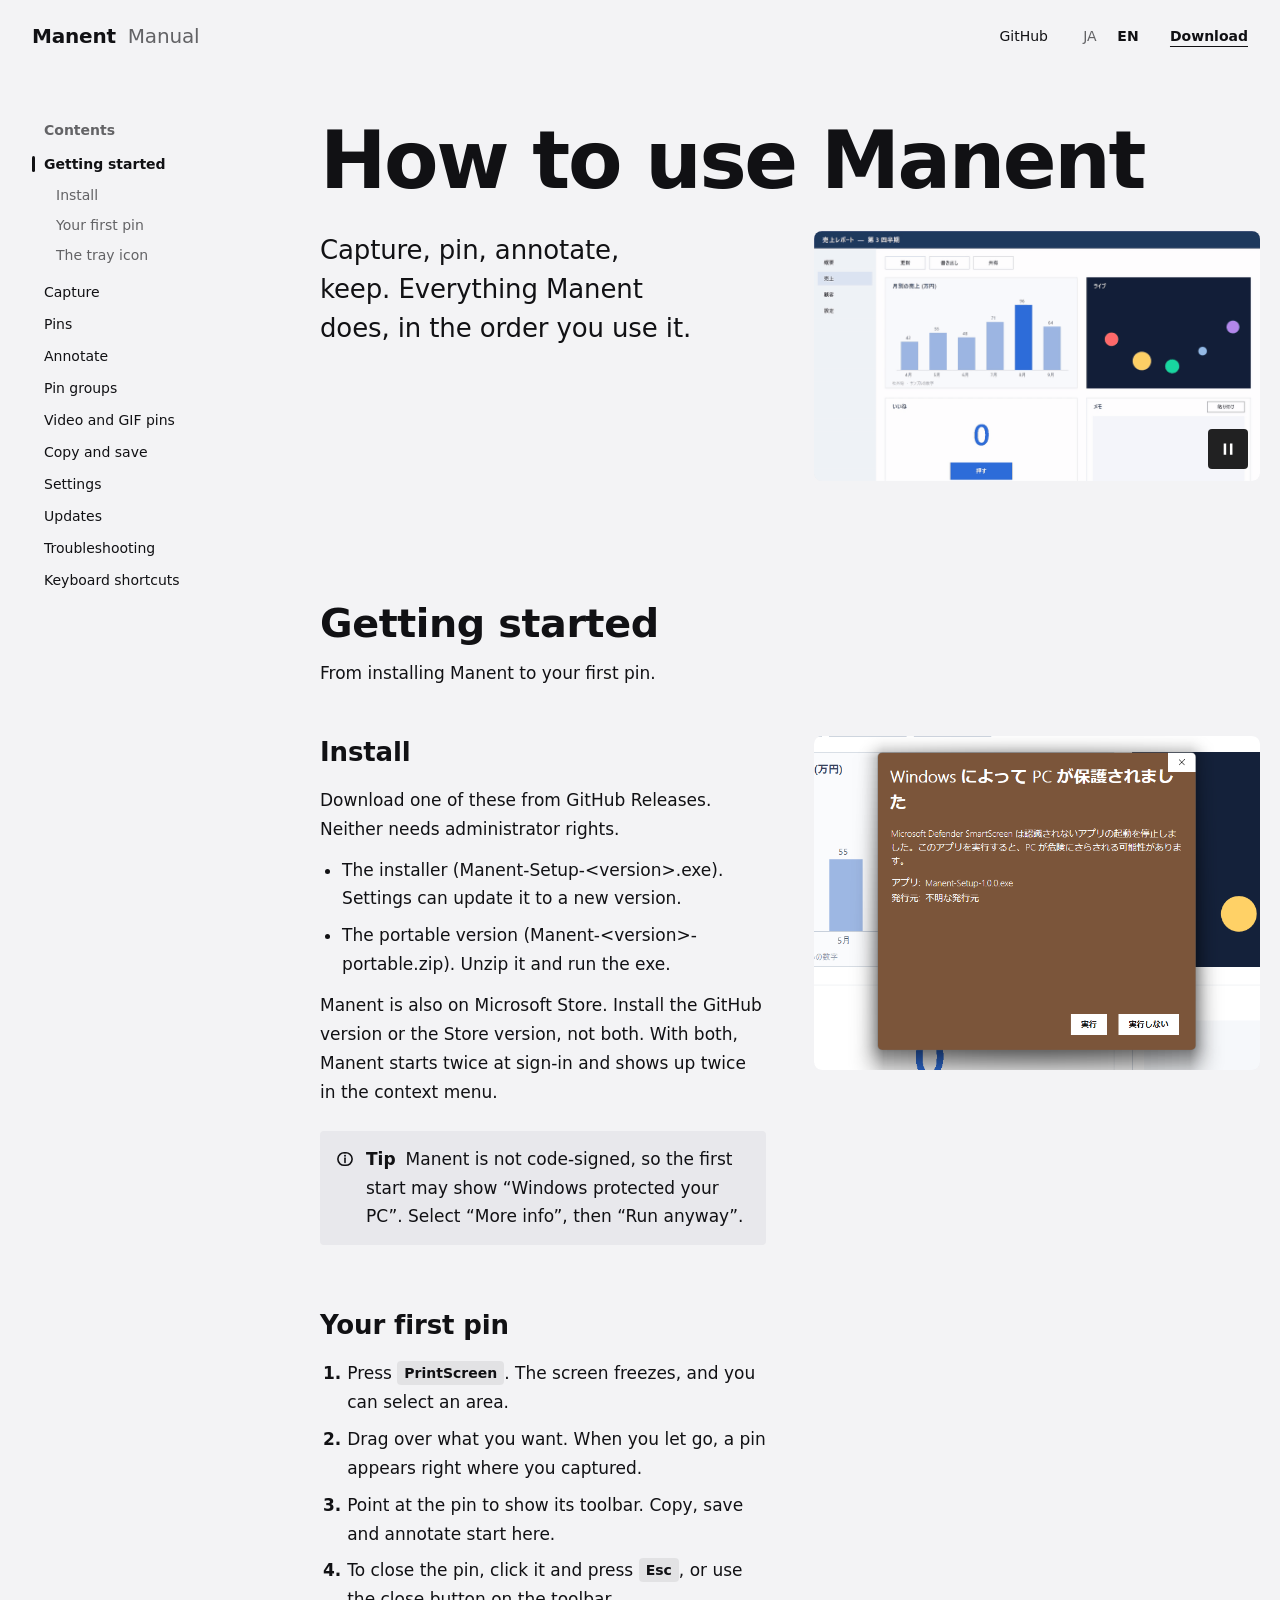
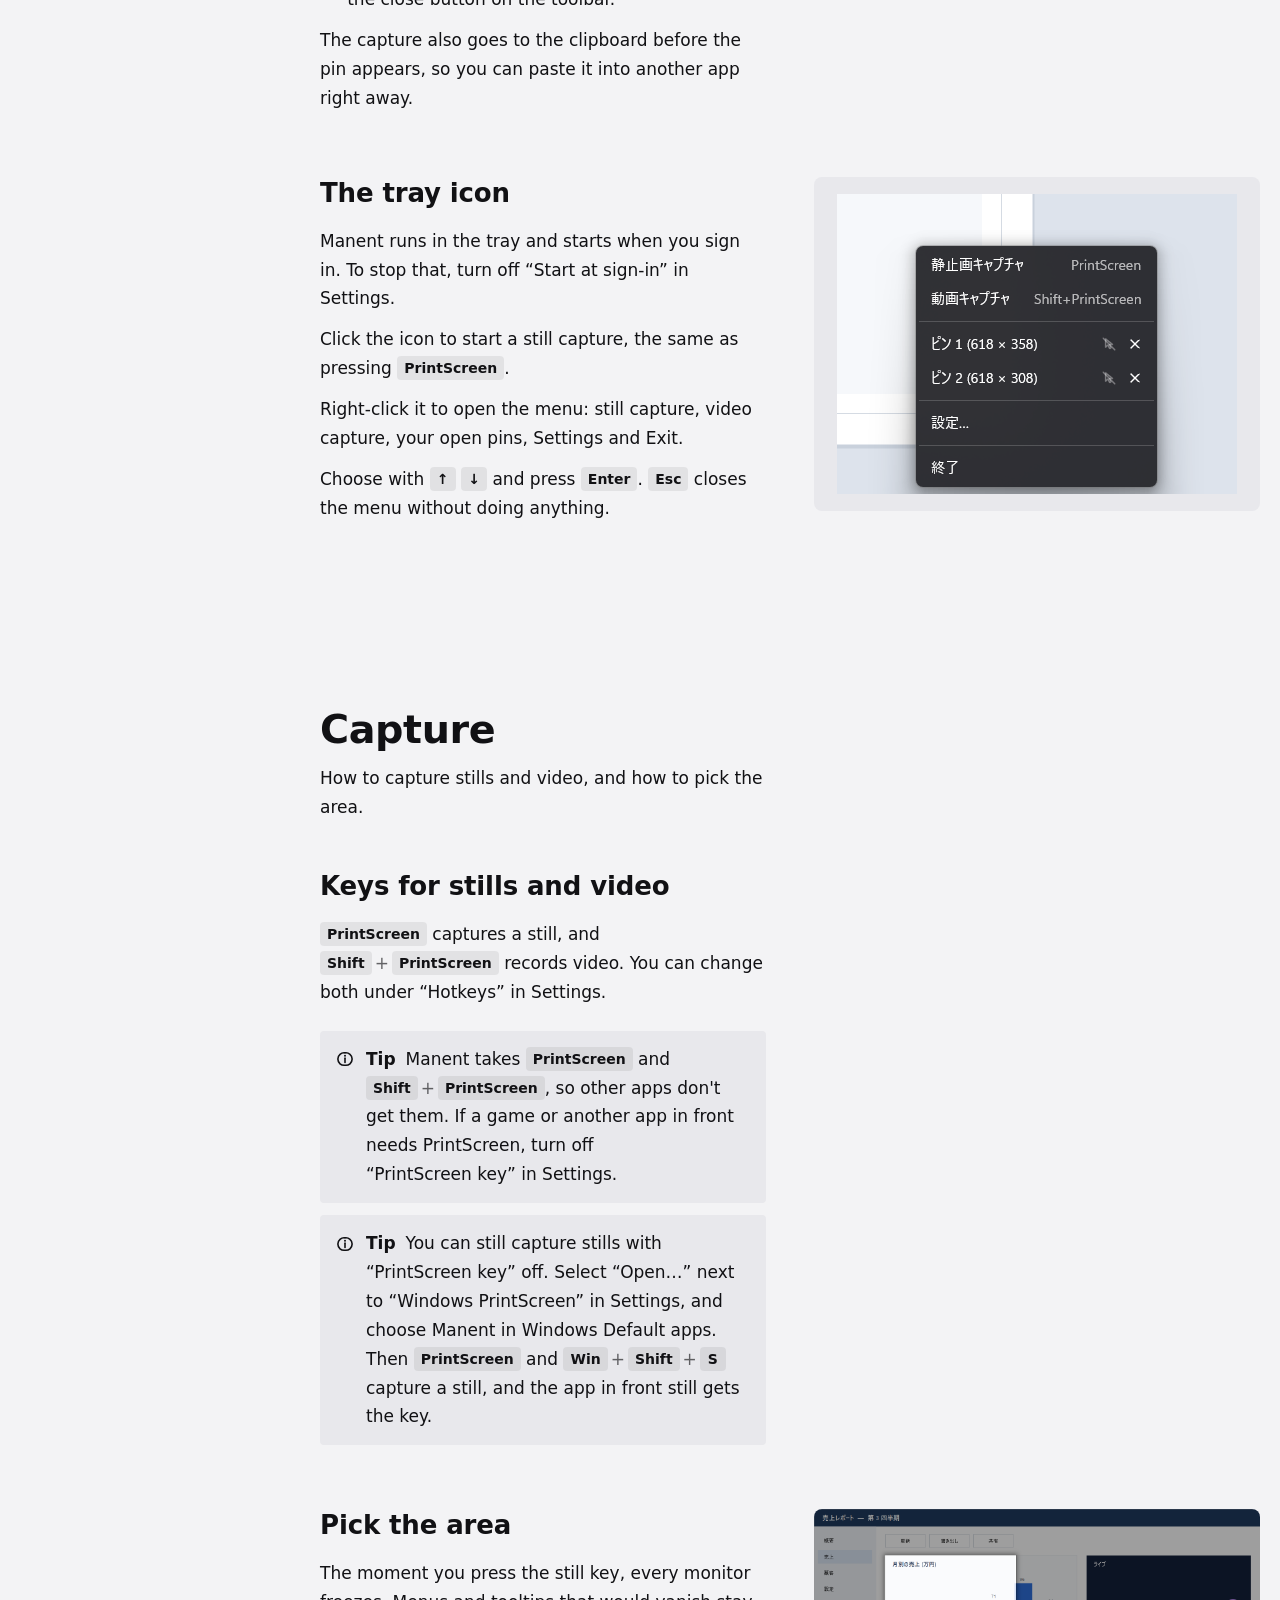
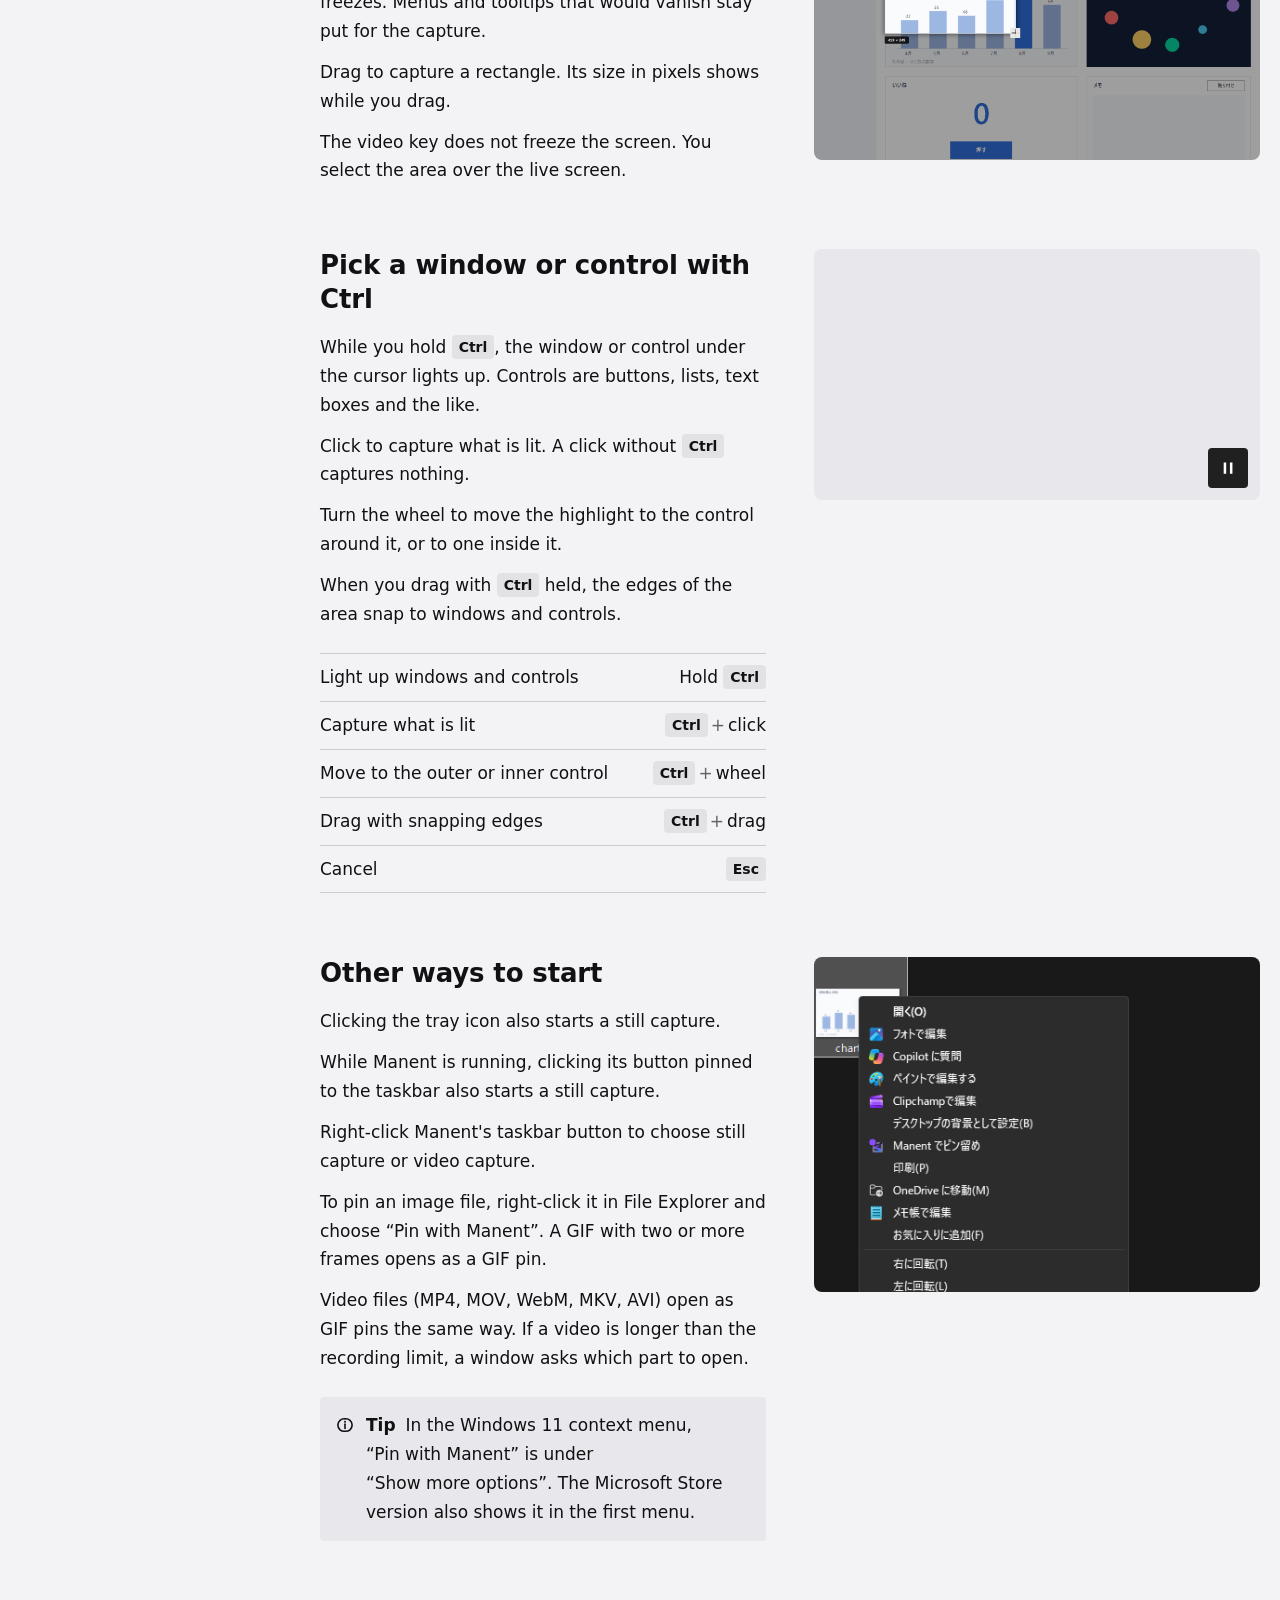
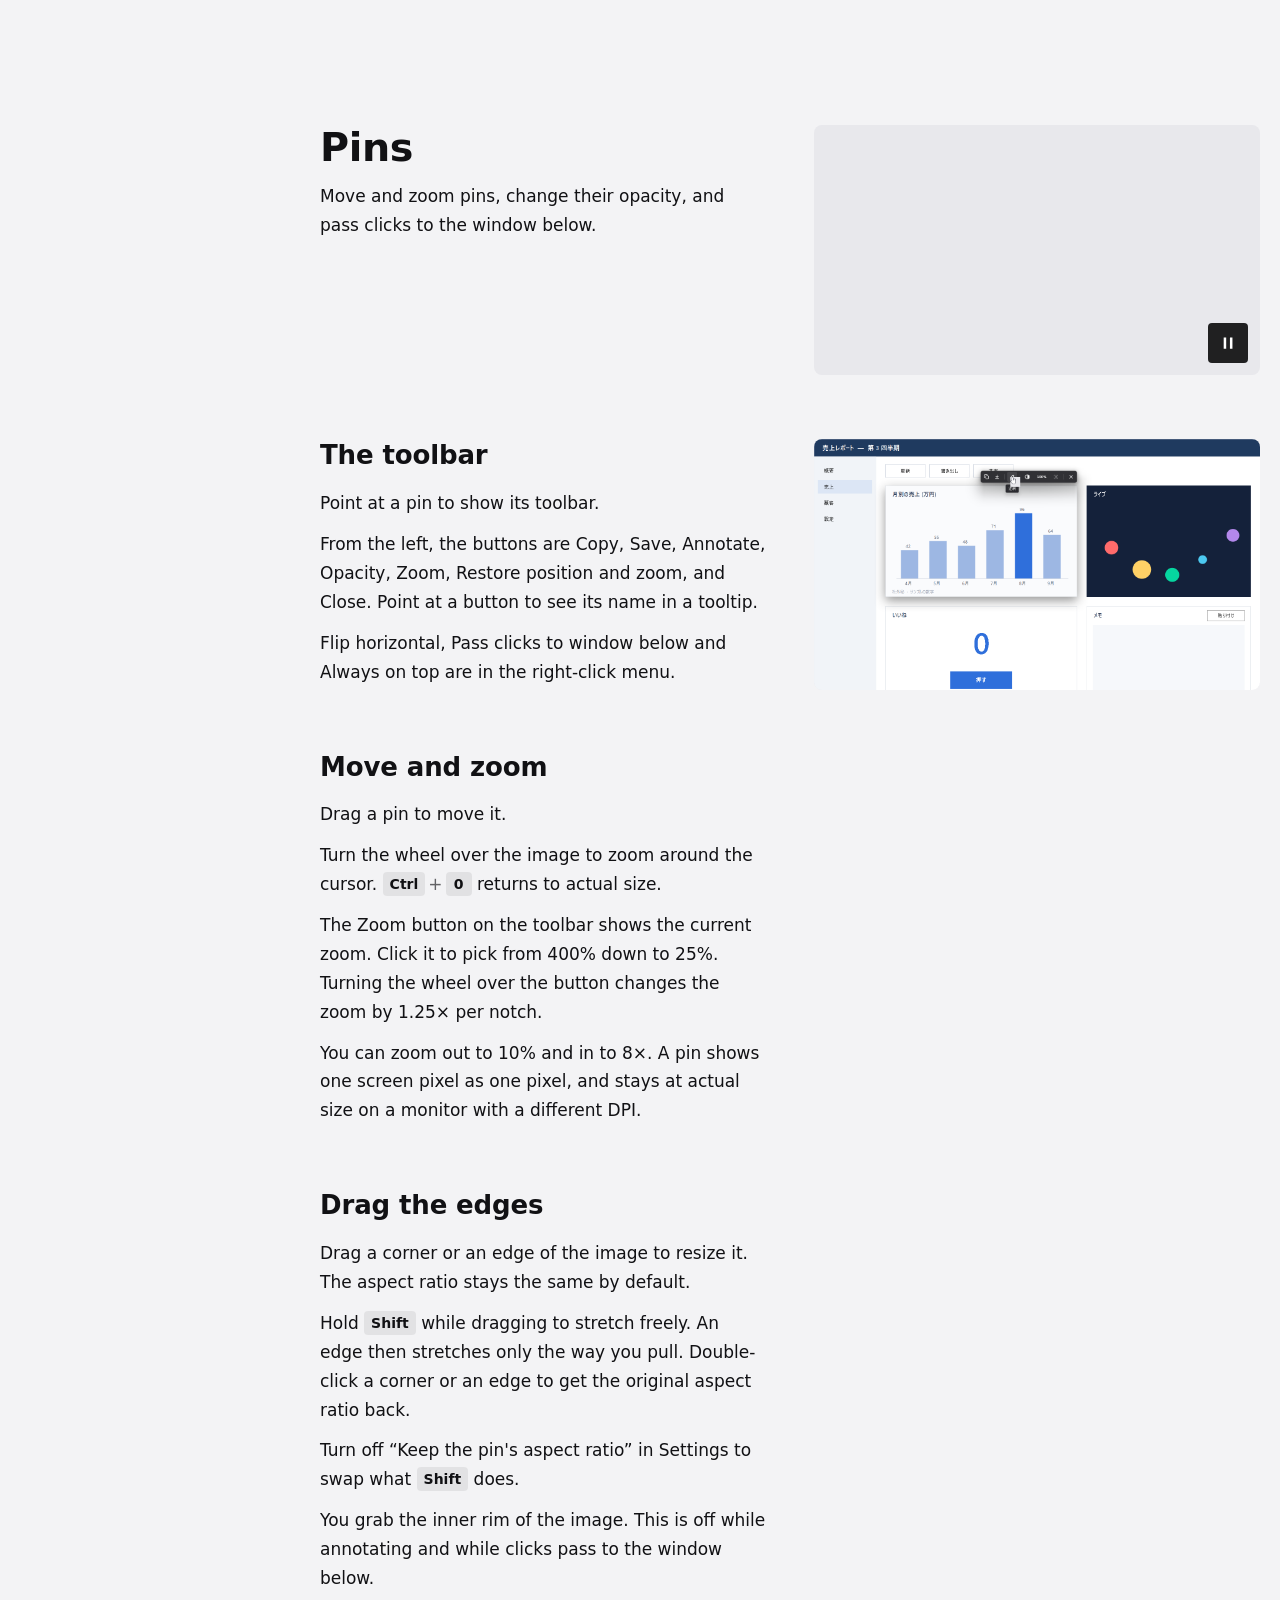
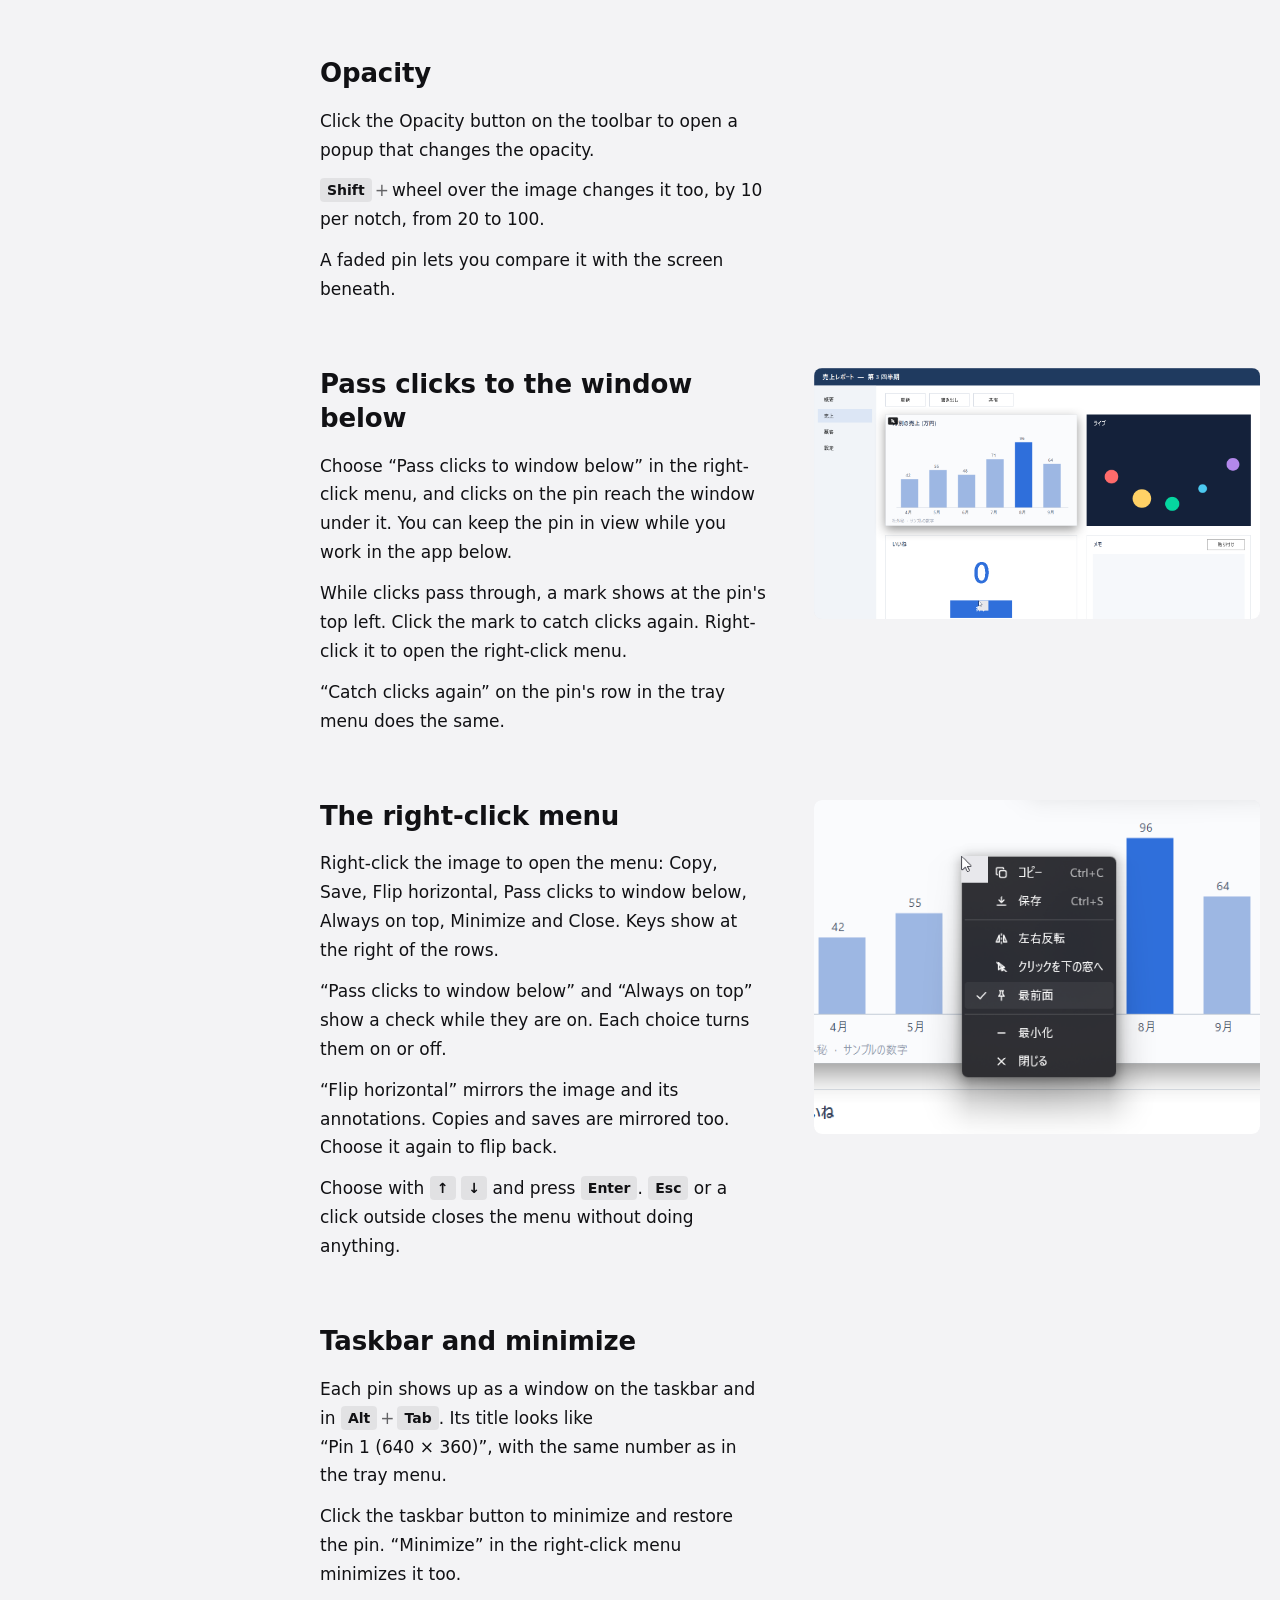
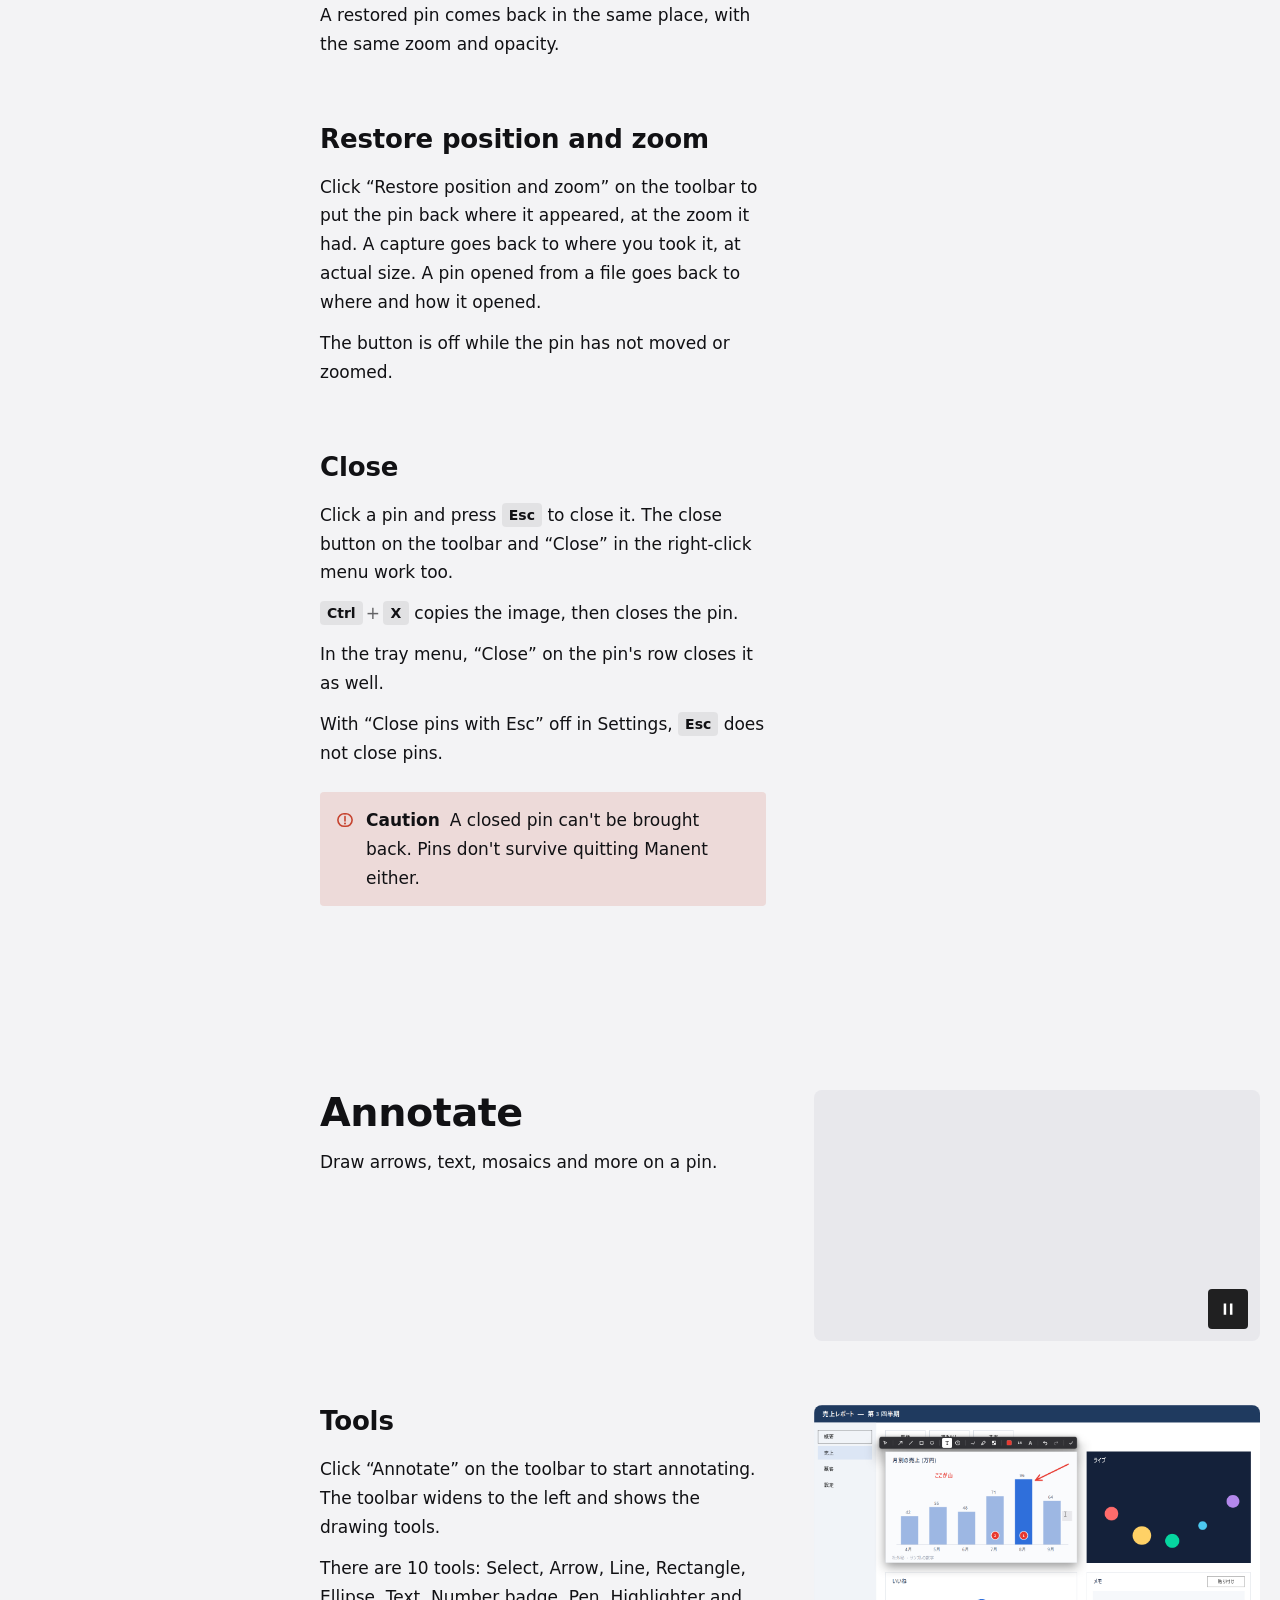
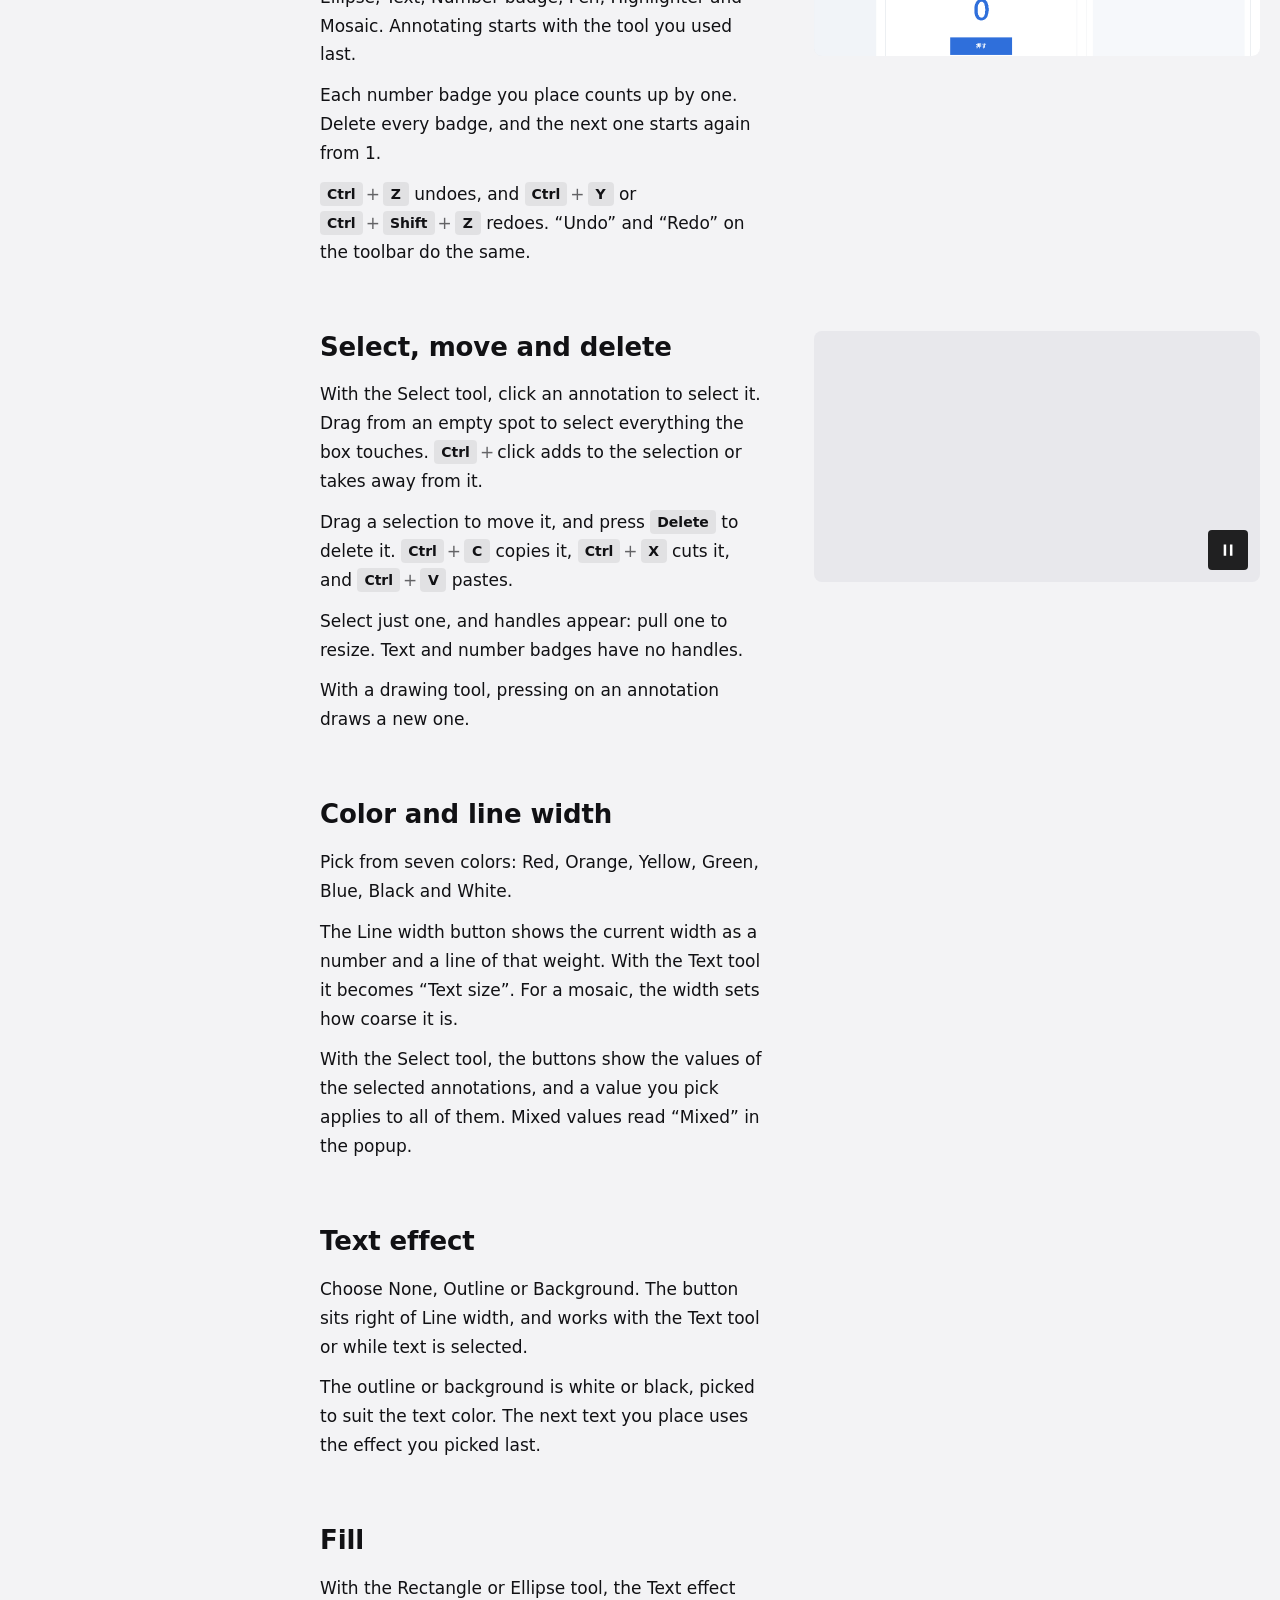
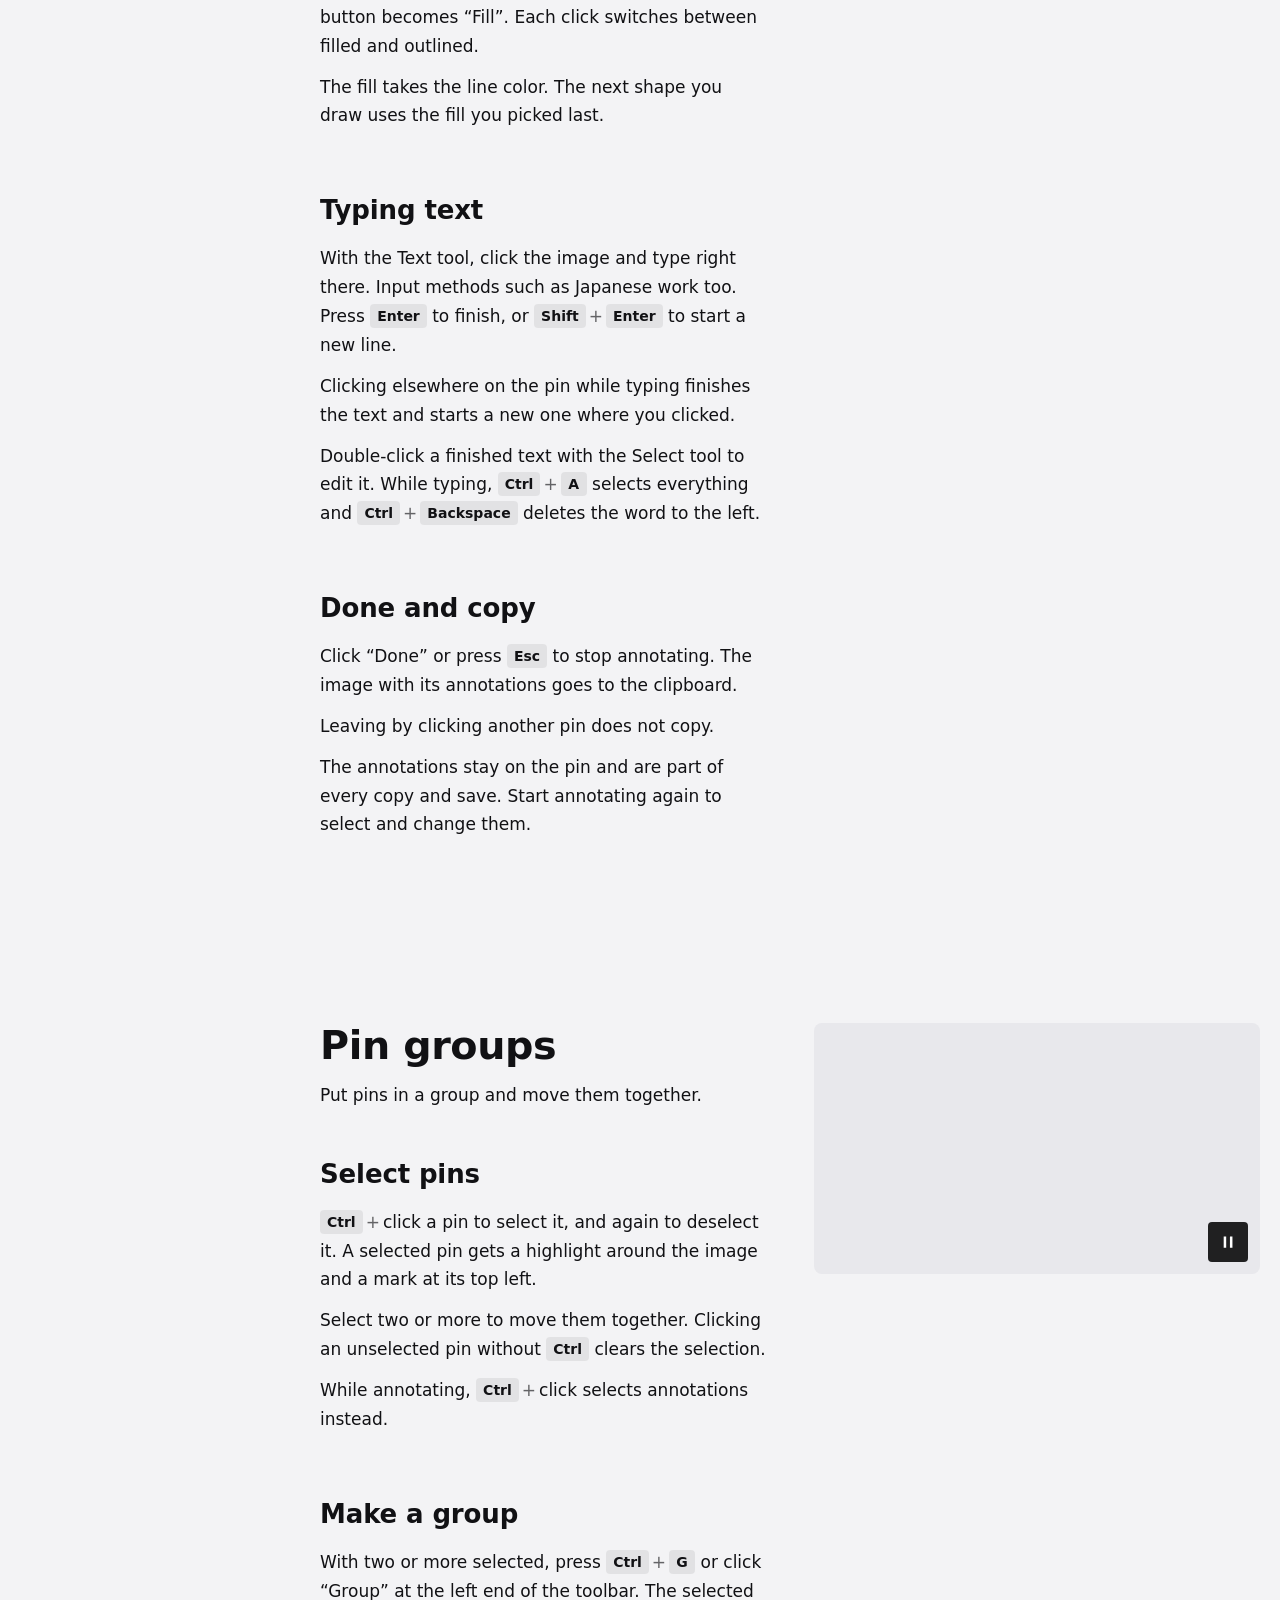
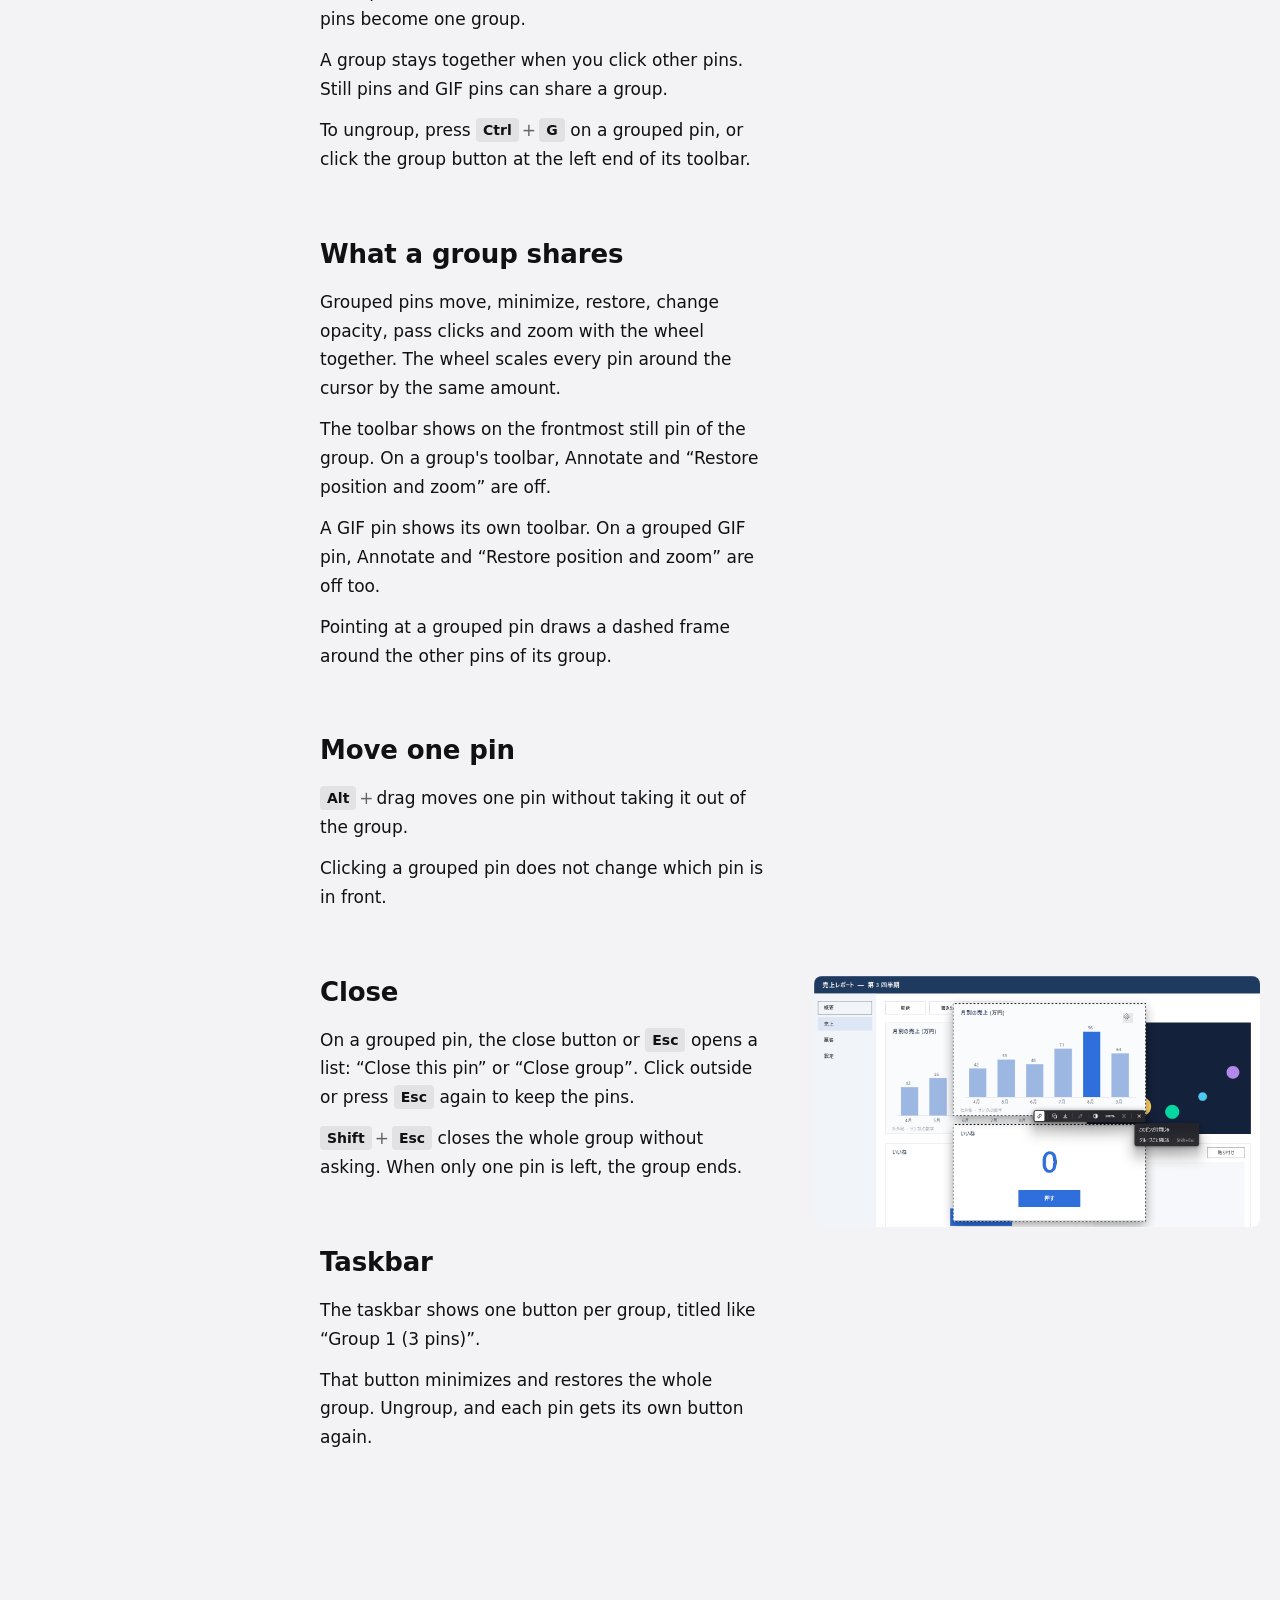
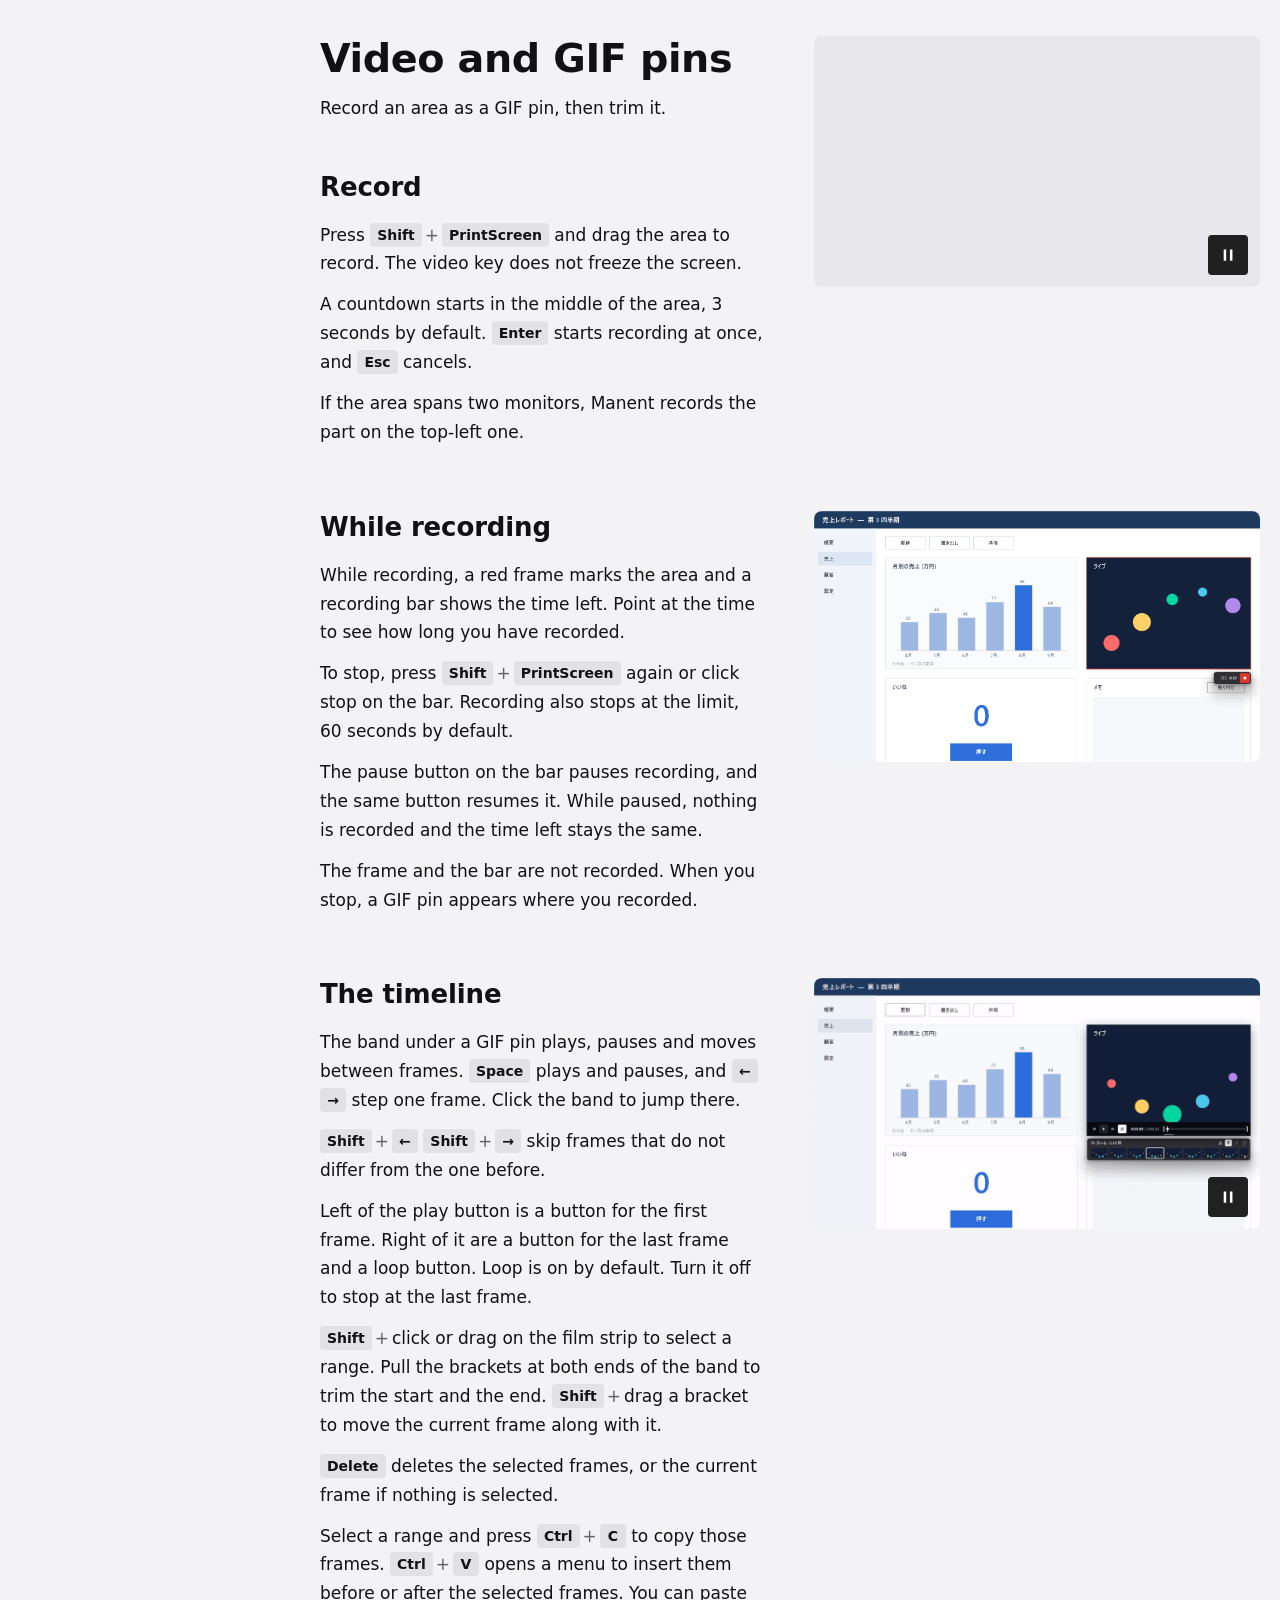
<file: manual.html>
<!doctype html>
<html lang="ja">
<head>
<meta charset="utf-8">
<meta name="viewport" content="width=device-width, initial-scale=1">
<title>Manent | マニュアル</title>
<meta name="description" content="撮り方からコピーと保存まで、Manent の操作を説明するマニュアルです。">
<meta name="color-scheme" content="dark light">
<link rel="icon" href="assets/favicon.ico">
<link rel="apple-touch-icon" href="assets/apple-touch-icon.png">
<link rel="canonical" href="https://koorinonaka.github.io/manent/manual.html">
<script>
// 言語は描画の前に決める (LP と同じ): 覚えた選択 → navigator.language が ja なら日本語、それ以外は英語
(function () {
  var r = document.documentElement, l = null;
  try { l = localStorage.getItem('manent-lp-lang'); } catch (e) {}
  if (l !== 'ja' && l !== 'en') l = /^ja\b/i.test(navigator.language || '') ? 'ja' : 'en';
  r.lang = l;
  r.className += ' js';
})();
</script>
<link rel="stylesheet" href="style.css">
<link rel="stylesheet" href="manual.css">
<script src="manual.js" defer></script>
</head>
<body>
<div class="lp lp-a m" lang="ja" data-title="Manent | マニュアル" data-desc="撮り方からコピーと保存まで、Manent の操作を説明するマニュアルです。"><header class="m-head"><div class="m-brand"><a href="./">Manent</a><span class="m-brand-p">マニュアル</span></div><nav class="m-nav" aria-label="サイト"><a class="is-wide" href="https://github.com/koorinonaka/manent">GitHub</a><span class="m-lang" role="group" aria-label="言語"><button type="button" lang="ja" aria-pressed="true">JA</button><button type="button" lang="en" aria-pressed="false">EN</button></span><a class="m-nav-act is-wide" href="./#a-dl">ダウンロード</a></nav></header><details class="m-tocm"><summary><span class="m-tocm-l">目次</span><span class="m-tocm-c">はじめに</span><svg class="o-ico" viewBox="0 0 18 18" aria-hidden="true"><path d="M4.5 6.75L9 11.25L13.5 6.75"/></svg></summary><nav class="m-toc" aria-label="目次"><p class="m-toc-h" aria-hidden="true">目次</p><ul><li data-ch="start"><a href="#start">はじめに</a><ul class="m-toc-s"><li><a href="#install">インストール</a></li><li><a href="#first">最初の <span class="nw">1 枚</span></a></li><li><a href="#tray">トレイのアイコン</a></li></ul></li><li data-ch="capture"><a href="#capture">撮る</a><ul class="m-toc-s"><li><a href="#hotkeys">静止画と動画のキー</a></li><li><a href="#area">範囲を選ぶ</a></li><li><a href="#ctrl">Ctrl で窓や部品を選ぶ</a></li><li><a href="#other">ほかの始め方</a></li></ul></li><li data-ch="pins"><a href="#pins">ピン</a><ul class="m-toc-s"><li><a href="#pin-toolbar">ツールバー</a></li><li><a href="#pin-zoom">動かす・拡大と縮小</a></li><li><a href="#pin-edge">縁のドラッグ</a></li><li><a href="#pin-opacity">不透明度</a></li><li><a href="#pin-clickthrough">クリックを下の窓へ</a></li><li><a href="#pin-menu">右クリックのメニュー</a></li><li><a href="#pin-taskbar">タスクバーと最小化</a></li><li><a href="#pin-restore">元の位置と拡大率に戻す</a></li><li><a href="#pin-close">閉じる</a></li></ul></li><li data-ch="annotate"><a href="#annotate">書き込む</a><ul class="m-toc-s"><li><a href="#ann-tools">ツール</a></li><li><a href="#ann-select">選ぶ・動かす・消す</a></li><li><a href="#ann-color">色と線幅</a></li><li><a href="#ann-deco">文字の装飾</a></li><li><a href="#ann-fill">塗りつぶし</a></li><li><a href="#ann-text">テキストの入力</a></li><li><a href="#ann-done">完了とコピー</a></li></ul></li><li data-ch="groups"><a href="#groups">ピンのグループ</a><ul class="m-toc-s"><li><a href="#grp-select">選ぶ</a></li><li><a href="#grp-make">グループにする</a></li><li><a href="#grp-together">一緒に動く操作</a></li><li><a href="#grp-alt"><span class="nw">1 枚</span>だけ動かす</a></li><li><a href="#grp-close">閉じる</a></li><li><a href="#grp-taskbar">タスクバー</a></li></ul></li><li data-ch="video"><a href="#video">動画と GIF ピン</a><ul class="m-toc-s"><li><a href="#vid-rec">録画する</a></li><li><a href="#vid-recording">録画中</a></li><li><a href="#vid-timeline">タイムライン</a></li><li><a href="#vid-tray">トレイ</a></li><li><a href="#vid-export">書き出しの寸法とサイズ上限</a></li><li><a href="#vid-annotate">GIF に書き込む</a></li></ul></li><li data-ch="save"><a href="#save">コピーと保存</a><ul class="m-toc-s"><li><a href="#sv-auto">撮った直後のコピー</a></li><li><a href="#sv-copy">コピー</a></li><li><a href="#sv-save">保存</a></li><li><a href="#sv-gif">GIF のコピーと今のフレーム</a></li><li><a href="#sv-group">グループのコピーと保存</a></li><li><a href="#sv-band">コピー・保存の帯</a></li></ul></li><li data-ch="settings"><a href="#settings">設定</a><ul class="m-toc-s"><li><a href="#set-general">一般</a></li><li><a href="#set-save">保存</a></li><li><a href="#set-rec">録画</a></li><li><a href="#set-hotkeys">ホットキー</a></li></ul></li><li data-ch="update"><a href="#update">更新</a><ul class="m-toc-s"><li><a href="#upd-check">更新の確認</a></li><li><a href="#upd-how">更新のしかた</a></li><li><a href="#upd-net">通信</a></li></ul></li><li data-ch="trouble"><a href="#trouble">困ったとき</a></li><li data-ch="keys"><a href="#keys">キーの一覧</a><ul class="m-toc-s"><li><a href="#keys-capture">撮る</a></li><li><a href="#keys-pin">ピン</a></li><li><a href="#keys-annotate">書き込み</a></li><li><a href="#keys-gif">GIF ピン</a></li><li><a href="#keys-menu">メニュー</a></li></ul></li></ul></nav></details><div class="m-body"><div class="m-rail"><nav class="m-toc" aria-label="目次"><p class="m-toc-h" aria-hidden="true">目次</p><ul><li data-ch="start"><a href="#start">はじめに</a><ul class="m-toc-s"><li><a href="#install">インストール</a></li><li><a href="#first">最初の <span class="nw">1 枚</span></a></li><li><a href="#tray">トレイのアイコン</a></li></ul></li><li data-ch="capture"><a href="#capture">撮る</a><ul class="m-toc-s"><li><a href="#hotkeys">静止画と動画のキー</a></li><li><a href="#area">範囲を選ぶ</a></li><li><a href="#ctrl">Ctrl で窓や部品を選ぶ</a></li><li><a href="#other">ほかの始め方</a></li></ul></li><li data-ch="pins"><a href="#pins">ピン</a><ul class="m-toc-s"><li><a href="#pin-toolbar">ツールバー</a></li><li><a href="#pin-zoom">動かす・拡大と縮小</a></li><li><a href="#pin-edge">縁のドラッグ</a></li><li><a href="#pin-opacity">不透明度</a></li><li><a href="#pin-clickthrough">クリックを下の窓へ</a></li><li><a href="#pin-menu">右クリックのメニュー</a></li><li><a href="#pin-taskbar">タスクバーと最小化</a></li><li><a href="#pin-restore">元の位置と拡大率に戻す</a></li><li><a href="#pin-close">閉じる</a></li></ul></li><li data-ch="annotate"><a href="#annotate">書き込む</a><ul class="m-toc-s"><li><a href="#ann-tools">ツール</a></li><li><a href="#ann-select">選ぶ・動かす・消す</a></li><li><a href="#ann-color">色と線幅</a></li><li><a href="#ann-deco">文字の装飾</a></li><li><a href="#ann-fill">塗りつぶし</a></li><li><a href="#ann-text">テキストの入力</a></li><li><a href="#ann-done">完了とコピー</a></li></ul></li><li data-ch="groups"><a href="#groups">ピンのグループ</a><ul class="m-toc-s"><li><a href="#grp-select">選ぶ</a></li><li><a href="#grp-make">グループにする</a></li><li><a href="#grp-together">一緒に動く操作</a></li><li><a href="#grp-alt"><span class="nw">1 枚</span>だけ動かす</a></li><li><a href="#grp-close">閉じる</a></li><li><a href="#grp-taskbar">タスクバー</a></li></ul></li><li data-ch="video"><a href="#video">動画と GIF ピン</a><ul class="m-toc-s"><li><a href="#vid-rec">録画する</a></li><li><a href="#vid-recording">録画中</a></li><li><a href="#vid-timeline">タイムライン</a></li><li><a href="#vid-tray">トレイ</a></li><li><a href="#vid-export">書き出しの寸法とサイズ上限</a></li><li><a href="#vid-annotate">GIF に書き込む</a></li></ul></li><li data-ch="save"><a href="#save">コピーと保存</a><ul class="m-toc-s"><li><a href="#sv-auto">撮った直後のコピー</a></li><li><a href="#sv-copy">コピー</a></li><li><a href="#sv-save">保存</a></li><li><a href="#sv-gif">GIF のコピーと今のフレーム</a></li><li><a href="#sv-group">グループのコピーと保存</a></li><li><a href="#sv-band">コピー・保存の帯</a></li></ul></li><li data-ch="settings"><a href="#settings">設定</a><ul class="m-toc-s"><li><a href="#set-general">一般</a></li><li><a href="#set-save">保存</a></li><li><a href="#set-rec">録画</a></li><li><a href="#set-hotkeys">ホットキー</a></li></ul></li><li data-ch="update"><a href="#update">更新</a><ul class="m-toc-s"><li><a href="#upd-check">更新の確認</a></li><li><a href="#upd-how">更新のしかた</a></li><li><a href="#upd-net">通信</a></li></ul></li><li data-ch="trouble"><a href="#trouble">困ったとき</a></li><li data-ch="keys"><a href="#keys">キーの一覧</a><ul class="m-toc-s"><li><a href="#keys-capture">撮る</a></li><li><a href="#keys-pin">ピン</a></li><li><a href="#keys-annotate">書き込み</a></li><li><a href="#keys-gif">GIF ピン</a></li><li><a href="#keys-menu">メニュー</a></li></ul></li></ul></nav></div><main class="m-main"><div class="m-hero"><h1 class="m-h1">Manent の使い方</h1><div class="m-row m-hero-row has-fig"><div class="m-txt"><p class="m-lead">撮って、ピンにして、書き込んで、残す。Manent の操作を、使う順に説明します。</p></div><div class="m-stg"><figure class="m-fig is-gif"><img src="assets/manual/start-first.poster.png" data-gif="assets/manual/start-first.gif" width="960" height="540" alt="PrintScreen を押して範囲をドラッグすると、その場にピンが出る。カーソルを載せると、ツールバーが出る" decoding="async"><button type="button" class="m-fig-btn" data-play="再生" data-pause="一時停止" aria-label="再生" hidden><svg class="o-ico is-pause" viewBox="0 0 18 18" aria-hidden="true"><path class="f" d="M5.125 4H7.375V14.125H5.125Z"/><path class="f" d="M10.75 4H13V14.125H10.75Z"/></svg><svg class="o-ico is-play" viewBox="0 0 18 18" aria-hidden="true"><path class="f" d="M5.625 3.625V14.375L14.125 9Z"/></svg></button></figure></div></div></div><section class="m-ch" aria-labelledby="start"><div class="m-row is-head"><div class="m-txt" style="--r:1"><h2 class="m-h2" id="start">はじめに</h2><p class="m-sum">インストールから最初のピンを出すまでの流れです。</p></div></div><div class="m-row has-fig"><div class="m-txt" style="--r:2"><h3 class="m-h3" id="install">インストール</h3><p>GitHub の Releases から、次のどちらかをダウンロードします。どちらも管理者の権限は要りません。</p><ul class="m-list"><li>インストーラ (Manent-Setup-&lt;版&gt;.exe)。設定の<span class="nw">「更新」</span>から、新しい版に入れ替えられます。</li><li>ポータブル版 (Manent-&lt;版&gt;-portable.zip)。展開した exe をそのまま起動します。</li></ul><p>Microsoft Store 版もあります。GitHub 版と Store 版はどちらか片方だけを入れてください。両方を入れると、サインイン時の起動と右クリックのメニューが二重になります。</p><div class="m-note is-tip" role="note"><svg class="o-ico" viewBox="0 0 18 18" aria-hidden="true"><path d="M9 2.875A6.25 6.25 0 1 1 9 15.25A6.25 6.25 0 1 1 9 2.875Z"/><path d="M9 8.125V12.375"/><path class="f" d="M9 4.625A1 1 0 1 1 9 6.625A1 1 0 1 1 9 4.625Z"/></svg><p><strong class="m-note-t">ヒント</strong>コード署名をしていないため、初めての起動で「Windows によって PC が保護されました」と出ることがあります。<span class="nw">「詳細情報」</span>を押してから<span class="nw">「実行」</span>を押すと、起動します。</p></div></div><div class="m-stg" style="--r:2;--n:2"><figure class="m-fig is-43"><img src="assets/manual/start-install.png" width="747" height="560" alt="SmartScreen の画面。「詳細情報」を押して、「実行」のボタンが出たところ" loading="lazy" decoding="async"></figure></div></div><div class="m-row"><div class="m-txt" style="--r:3"><h3 class="m-h3" id="first">最初の <span class="nw">1 枚</span></h3><ol class="m-steps"><li><kbd class="m-combo"><kbd class="m-key">PrintScreen</kbd></kbd> を押します。画面が止まり、範囲を選べるようになります。</li><li>撮りたい所をドラッグします。ドラッグを終えると、撮った場所にピンが出ます。</li><li>ピンにカーソルを載せると、ツールバーが出ます。コピー・保存・書き込みはここから始めます。</li><li>閉じるときは、ピンをクリックしてから <kbd class="m-combo"><kbd class="m-key">Esc</kbd></kbd> を押します。ツールバーの閉じるボタンでも閉じます。</li></ol><p>撮った画像は、ピンが出る前にクリップボードにも入ります。ほかのアプリに、そのまま貼り付けられます。</p></div></div><div class="m-row has-fig"><div class="m-txt" style="--r:4"><h3 class="m-h3" id="tray">トレイのアイコン</h3><p>Manent はトレイに常駐し、サインインすると自動で起動します。止めたいときは、設定の<span class="nw">「サインイン時に起動」</span>をオフにします。</p><p>アイコンをクリックすると、静止画を撮り始めます。<kbd class="m-combo"><kbd class="m-key">PrintScreen</kbd></kbd> を押したときと同じです。</p><p>右クリックすると、メニューが開きます。静止画キャプチャ、動画キャプチャ、開いているピンの一覧、設定、終了を選べます。</p><p>メニューは <kbd class="m-combo"><kbd class="m-key">↑</kbd></kbd> <kbd class="m-combo"><kbd class="m-key">↓</kbd></kbd> で選び、<kbd class="m-combo"><kbd class="m-key">Enter</kbd></kbd> で実行します。<kbd class="m-combo"><kbd class="m-key">Esc</kbd></kbd> を押すと、何もせずに閉じます。</p></div><div class="m-stg" style="--r:4;--n:1"><figure class="m-fig is-43"><img src="assets/manual/start-tray.png" width="400" height="300" alt="トレイのメニュー。ピンが 2 枚あり、行の右にホットキーが見える" loading="lazy" decoding="async"></figure></div></div></section><section class="m-ch" aria-labelledby="capture"><div class="m-row is-head"><div class="m-txt" style="--r:1"><h2 class="m-h2" id="capture">撮る</h2><p class="m-sum">静止画と動画の撮り方と、範囲の選び方です。</p></div></div><div class="m-row"><div class="m-txt" style="--r:2"><h3 class="m-h3" id="hotkeys">静止画と動画のキー</h3><p>静止画は <kbd class="m-combo"><kbd class="m-key">PrintScreen</kbd></kbd>、動画は <kbd class="m-combo"><kbd class="m-key">Shift</kbd><span class="m-plus">+</span><kbd class="m-key">PrintScreen</kbd></kbd> で撮ります。どちらのキーも設定の<span class="nw">「ホットキー」</span>で変えられます。</p><div class="m-note is-tip" role="note"><svg class="o-ico" viewBox="0 0 18 18" aria-hidden="true"><path d="M9 2.875A6.25 6.25 0 1 1 9 15.25A6.25 6.25 0 1 1 9 2.875Z"/><path d="M9 8.125V12.375"/><path class="f" d="M9 4.625A1 1 0 1 1 9 6.625A1 1 0 1 1 9 4.625Z"/></svg><p><strong class="m-note-t">ヒント</strong>Manent は <kbd class="m-combo"><kbd class="m-key">PrintScreen</kbd></kbd> と <kbd class="m-combo"><kbd class="m-key">Shift</kbd><span class="m-plus">+</span><kbd class="m-key">PrintScreen</kbd></kbd> を受け取り、ほかのアプリには渡しません。ゲームなど前面のアプリで PrintScreen を使うときは、設定の「PrintScreen キーで撮る」をオフにします。</p></div><div class="m-note is-tip" role="note"><svg class="o-ico" viewBox="0 0 18 18" aria-hidden="true"><path d="M9 2.875A6.25 6.25 0 1 1 9 15.25A6.25 6.25 0 1 1 9 2.875Z"/><path d="M9 8.125V12.375"/><path class="f" d="M9 4.625A1 1 0 1 1 9 6.625A1 1 0 1 1 9 4.625Z"/></svg><p><strong class="m-note-t">ヒント</strong>「PrintScreen キーで撮る」をオフにしても、静止画は撮れます。設定の「Windows の PrintScreen で撮る」の<span class="nw">「開く…」</span>を押し、Windows の既定のアプリで Manent を選びます。すると、<kbd class="m-combo"><kbd class="m-key">PrintScreen</kbd></kbd> と <kbd class="m-combo"><kbd class="m-key">Win</kbd><span class="m-plus">+</span><kbd class="m-key">Shift</kbd><span class="m-plus">+</span><kbd class="m-key">S</kbd></kbd> で静止画を撮れます。キーは前面のアプリにも届きます。</p></div></div></div><div class="m-row has-fig"><div class="m-txt" style="--r:3"><h3 class="m-h3" id="area">範囲を選ぶ</h3><p>静止画のキーを押した瞬間に、すべてのモニタの画面が止まります。メニューやツールチップのように、すぐ消えるものも撮れます。</p><p>撮りたい所をドラッグすると、四角い範囲を撮ります。ドラッグの間は、範囲の大きさが px で出ます。</p><p>動画のキーでは画面を止めません。動いている画面の上で範囲を選びます。</p></div><div class="m-stg" style="--r:3;--n:1"><figure class="m-fig"><img src="assets/manual/capture-region.png" width="1440" height="810" alt="止めた画面の上で範囲をドラッグしているところ。暗幕と範囲の大きさのラベル" loading="lazy" decoding="async"></figure></div></div><div class="m-row has-fig"><div class="m-txt" style="--r:4"><h3 class="m-h3" id="ctrl">Ctrl で窓や部品を選ぶ</h3><p><kbd class="m-combo"><kbd class="m-key">Ctrl</kbd></kbd> を押している間は、カーソルの下の窓や部品が光ります。部品とはボタンや一覧、入力欄などです。</p><p>光っている所をクリックすると、その範囲を撮ります。<kbd class="m-combo"><kbd class="m-key">Ctrl</kbd></kbd> を押さずにクリックしても、何も撮りません。</p><p>ホイールを回すと、光る範囲が外側の部品や内側の部品に移ります。</p><p>ドラッグのときも <kbd class="m-combo"><kbd class="m-key">Ctrl</kbd></kbd> を押していれば、範囲の辺が窓や部品の端に吸い付きます。</p><table class="m-tbl"><thead><tr><th class="m-vh" scope="col">操作</th><th class="m-vh" scope="col">キー</th></tr></thead><tbody><tr><td>窓や部品を光らせる</td><td><kbd class="m-combo"><kbd class="m-key">Ctrl</kbd></kbd> を押している間</td></tr><tr><td>光っている範囲を撮る</td><td><kbd class="m-combo"><kbd class="m-key">Ctrl</kbd><span class="m-plus">+</span>クリック</kbd></td></tr><tr><td>外側・内側の部品に移る</td><td><kbd class="m-combo"><kbd class="m-key">Ctrl</kbd><span class="m-plus">+</span>ホイール</kbd></td></tr><tr><td>辺を吸い付けて範囲を作る</td><td><kbd class="m-combo"><kbd class="m-key">Ctrl</kbd><span class="m-plus">+</span>ドラッグ</kbd></td></tr><tr><td>撮るのをやめる</td><td><kbd class="m-combo"><kbd class="m-key">Esc</kbd></kbd></td></tr></tbody></table></div><div class="m-stg" style="--r:4;--n:1"><figure class="m-fig is-gif"><img src="assets/manual/capture-ctrl.poster.png" data-gif="assets/manual/capture-ctrl.gif" width="960" height="540" alt="Ctrl を押すと、カーソルの下の部品が光る。クリックすると、その部品がピンになる" loading="lazy" decoding="async"><button type="button" class="m-fig-btn" data-play="再生" data-pause="一時停止" aria-label="再生" hidden><svg class="o-ico is-pause" viewBox="0 0 18 18" aria-hidden="true"><path class="f" d="M5.125 4H7.375V14.125H5.125Z"/><path class="f" d="M10.75 4H13V14.125H10.75Z"/></svg><svg class="o-ico is-play" viewBox="0 0 18 18" aria-hidden="true"><path class="f" d="M5.625 3.625V14.375L14.125 9Z"/></svg></button></figure></div></div><div class="m-row has-fig"><div class="m-txt" style="--r:5"><h3 class="m-h3" id="other">ほかの始め方</h3><p>トレイのアイコンをクリックしても、静止画を撮り始めます。</p><p>Manent が動いている間は、タスクバーに固定した Manent のボタンを押しても、静止画を撮り始めます。</p><p>タスクバーの Manent のボタンを右クリックすると、静止画キャプチャと動画キャプチャを選べます。</p><p>画像のファイルをピンにするときは、エクスプローラで右クリックし、<span class="nw">「Manent でピン留め」</span>を選びます。<span class="nw">2 フレーム</span>以上の GIF は GIF のピンになります。</p><p>動画のファイル (MP4・MOV・WebM・MKV・AVI) も、同じ操作で GIF のピンになります。録画の上限より長い動画では、開く範囲を選ぶ窓が出ます。</p><div class="m-note is-tip" role="note"><svg class="o-ico" viewBox="0 0 18 18" aria-hidden="true"><path d="M9 2.875A6.25 6.25 0 1 1 9 15.25A6.25 6.25 0 1 1 9 2.875Z"/><path d="M9 8.125V12.375"/><path class="f" d="M9 4.625A1 1 0 1 1 9 6.625A1 1 0 1 1 9 4.625Z"/></svg><p><strong class="m-note-t">ヒント</strong>Windows 11 の右クリックのメニューでは、<span class="nw">「Manent でピン留め」</span>は「その他のオプションを確認」の中にあります。Microsoft Store 版では最初のメニューにも出ます。</p></div></div><div class="m-stg" style="--r:5;--n:1"><figure class="m-fig is-43"><img src="assets/manual/capture-explorer.png" width="480" height="360" alt="エクスプローラで画像を右クリックし、「Manent でピン留め」を選ぶところ" loading="lazy" decoding="async"></figure></div></div></section><section class="m-ch" aria-labelledby="pins"><div class="m-row is-head has-fig"><div class="m-txt" style="--r:1"><h2 class="m-h2" id="pins">ピン</h2><p class="m-sum">ピンの移動と拡大・縮小、不透明度、クリックを下の窓へ通す使い方です。</p></div><div class="m-stg" style="--r:1;--n:1"><figure class="m-fig is-gif"><img src="assets/manual/pins-opacity.poster.png" data-gif="assets/manual/pins-opacity.gif" width="960" height="540" alt="ホイールでピンを拡大し、不透明度を下げて、下の画面と重ねる" loading="lazy" decoding="async"><button type="button" class="m-fig-btn" data-play="再生" data-pause="一時停止" aria-label="再生" hidden><svg class="o-ico is-pause" viewBox="0 0 18 18" aria-hidden="true"><path class="f" d="M5.125 4H7.375V14.125H5.125Z"/><path class="f" d="M10.75 4H13V14.125H10.75Z"/></svg><svg class="o-ico is-play" viewBox="0 0 18 18" aria-hidden="true"><path class="f" d="M5.625 3.625V14.375L14.125 9Z"/></svg></button></figure></div></div><div class="m-row has-fig"><div class="m-txt" style="--r:2"><h3 class="m-h3" id="pin-toolbar">ツールバー</h3><p>ピンにカーソルを載せると、ツールバーが出ます。</p><p>ボタンは左から、コピー、保存、注釈、不透明度、拡大率、元の位置と拡大率に戻す、閉じるの順に並びます。ボタンにカーソルを載せると、名前がツールチップに出ます。</p><p>左右反転、クリックを下の窓へ、最前面の <span class="nw">3 つ</span>は、右クリックのメニューにあります。</p></div><div class="m-stg" style="--r:2;--n:4"><figure class="m-fig"><img src="assets/manual/pins-toolbar.png" width="1440" height="810" alt="ピンにカーソルを載せて、ツールバーとツールチップが出たところ" loading="lazy" decoding="async"></figure></div></div><div class="m-row"><div class="m-txt" style="--r:3"><h3 class="m-h3" id="pin-zoom">動かす・拡大と縮小</h3><p>ピンはドラッグで動かします。</p><p>画像の上でホイールを回すと、カーソルの下を中心に拡大・縮小します。<kbd class="m-combo"><kbd class="m-key">Ctrl</kbd><span class="m-plus">+</span><kbd class="m-key">0</kbd></kbd> を押すと、等倍に戻ります。</p><p>ツールバーの拡大率のボタンには、今の拡大率が出ます。押すと 400〜<span class="nw">25 %</span> の一覧が開き、選んだ拡大率になります。ボタンの上でホイールを回すと、1 ノッチで 1.25 倍ずつ変わります。</p><p>縮小は <span class="nw">10 %</span> まで、拡大は 8 倍までです。ピンは画面の <span class="nw">1 px</span> を <span class="nw">1 px</span> で映し、DPI の違うモニタへ動かしても等倍のままです。</p></div></div><div class="m-row"><div class="m-txt" style="--r:4"><h3 class="m-h3" id="pin-edge">縁のドラッグ</h3><p>画像の角か辺をドラッグすると、表示の大きさが変わります。既定では縦横比を保ちます。</p><p><kbd class="m-combo"><kbd class="m-key">Shift</kbd></kbd> を押しながらドラッグすると、縦横比を保たずに伸ばします。辺は引いた向きにだけ伸びます。角か辺をダブルクリックすると、元の縦横比に戻ります。</p><p>設定の<span class="nw">「ピンの縦横比を保つ」</span>をオフにすると、<kbd class="m-combo"><kbd class="m-key">Shift</kbd></kbd> の働きが逆になります。</p><p>掴めるのは、画像の内側の縁です。注釈モードの間と、クリックを下の窓へ通している間は掴めません。</p></div></div><div class="m-row"><div class="m-txt" style="--r:5"><h3 class="m-h3" id="pin-opacity">不透明度</h3><p>ツールバーの不透明度のボタンを押すと、不透明度を変えるポップアップが開きます。</p><p>画像の上で <kbd class="m-combo"><kbd class="m-key">Shift</kbd><span class="m-plus">+</span>ホイール</kbd> を回しても変わります。1 ノッチで 10 ずつ、20 から 100 までです。</p><p>ピンを薄くすると、下の画面と重ねて見比べられます。</p></div></div><div class="m-row has-fig"><div class="m-txt" style="--r:6"><h3 class="m-h3" id="pin-clickthrough">クリックを下の窓へ</h3><p>右クリックのメニューで<span class="nw">「クリックを下の窓へ」</span>を選ぶと、ピンの上のクリックが下の窓に届きます。ピンを見ながら、下のアプリを操作できます。</p><p>クリックを通している間は、ピンの左上に印が出ます。印を押すと、クリックがピンに戻ります。印を右クリックすると、右クリックのメニューが開きます。</p><p>トレイのメニューのピンの行にある<span class="nw">「クリックをピンに戻す」</span>でも、クリックがピンに戻ります。</p></div><div class="m-stg" style="--r:6;--n:1"><figure class="m-fig"><img src="assets/manual/pins-clickthrough.png" width="1440" height="810" alt="クリックを下の窓へ通しているピンと、左上の印" loading="lazy" decoding="async"></figure></div></div><div class="m-row has-fig"><div class="m-txt" style="--r:7"><h3 class="m-h3" id="pin-menu">右クリックのメニュー</h3><p>画像を右クリックすると、メニューが開きます。項目はコピー、保存、左右反転、クリックを下の窓へ、最前面、最小化、閉じるです。行の右にキーが出ます。</p><p><span class="nw">「クリックを下の窓へ」</span>と<span class="nw">「最前面」</span>は、オンのとき行の左にチェックが付きます。選ぶたびに、オンとオフが替わります。</p><p><span class="nw">「左右反転」</span>を選ぶと、画像と注釈が左右に反転します。コピーと保存も、反転した絵になります。もう一度選ぶと戻ります。</p><p><kbd class="m-combo"><kbd class="m-key">↑</kbd></kbd> <kbd class="m-combo"><kbd class="m-key">↓</kbd></kbd> で行を選び、<kbd class="m-combo"><kbd class="m-key">Enter</kbd></kbd> で実行します。<kbd class="m-combo"><kbd class="m-key">Esc</kbd></kbd> を押すか外をクリックすると、何もせずに閉じます。</p></div><div class="m-stg" style="--r:7;--n:4"><figure class="m-fig is-43"><img src="assets/manual/pins-menu.png" width="533" height="400" alt="ピンの右クリックのメニュー。オンの行にチェックが付いている" loading="lazy" decoding="async"></figure></div></div><div class="m-row"><div class="m-txt" style="--r:8"><h3 class="m-h3" id="pin-taskbar">タスクバーと最小化</h3><p>ピンは <span class="nw">1 枚</span>ごとに、タスクバーと <kbd class="m-combo"><kbd class="m-key">Alt</kbd><span class="m-plus">+</span><kbd class="m-key">Tab</kbd></kbd> に窓として出ます。題は<span class="nw">「ピン 1 (640 × 360)」</span>の形で、番号はトレイのメニューと同じです。</p><p>タスクバーのボタンを押すと、最小化と復元をします。右クリックのメニューの<span class="nw">「最小化」</span>でも最小化します。</p><p>復元すると、ピンは同じ場所に、同じ拡大率と不透明度で戻ります。</p></div></div><div class="m-row"><div class="m-txt" style="--r:9"><h3 class="m-h3" id="pin-restore">元の位置と拡大率に戻す</h3><p>ツールバーの「元の位置と拡大率に戻す」を押すと、ピンを出したときの位置と拡大率に戻ります。撮ったピンは撮った場所に等倍で、ファイルから開いたピンは開いたときの場所と拡大率で戻ります。</p><p>ピンを動かしておらず、拡大や縮小もしていないときは、このボタンを押せません。</p></div></div><div class="m-row"><div class="m-txt" style="--r:10"><h3 class="m-h3" id="pin-close">閉じる</h3><p>ピンをクリックしてから <kbd class="m-combo"><kbd class="m-key">Esc</kbd></kbd> を押すと、ピンが閉じます。ツールバーの閉じるボタンと、右クリックのメニューの<span class="nw">「閉じる」</span>でも閉じます。</p><p><kbd class="m-combo"><kbd class="m-key">Ctrl</kbd><span class="m-plus">+</span><kbd class="m-key">X</kbd></kbd> を押すと、画像をコピーしてからピンを閉じます。</p><p>トレイのメニューでも、ピンの行の<span class="nw">「閉じる」</span>で閉じられます。</p><p>設定の「Esc キーでピンを閉じる」をオフにすると、<kbd class="m-combo"><kbd class="m-key">Esc</kbd></kbd> ではピンが閉じません。</p><div class="m-note is-caution" role="note"><svg class="o-ico" viewBox="0 0 18 18" aria-hidden="true"><path d="M9 2.875A6.25 6.25 0 1 1 9 15.25A6.25 6.25 0 1 1 9 2.875Z"/><path d="M9 5.625V9.875"/><path class="f" d="M9 11.5A1 1 0 1 1 9 13.5A1 1 0 1 1 9 11.5Z"/></svg><p><strong class="m-note-t">注意</strong>ピンを閉じると、元に戻せません。Manent を終了したときも、ピンは残りません。</p></div></div></div></section><section class="m-ch" aria-labelledby="annotate"><div class="m-row is-head has-fig"><div class="m-txt" style="--r:1"><h2 class="m-h2" id="annotate">書き込む</h2><p class="m-sum">矢印・テキスト・モザイクなどをピンの上に書き込みます。</p></div><div class="m-stg" style="--r:1;--n:1"><figure class="m-fig is-gif"><img src="assets/manual/annotate-done.poster.png" data-gif="assets/manual/annotate-done.gif" width="960" height="540" alt="矢印と番号バッジとテキストを書き込み、「完了」でコピーする" loading="lazy" decoding="async"><button type="button" class="m-fig-btn" data-play="再生" data-pause="一時停止" aria-label="再生" hidden><svg class="o-ico is-pause" viewBox="0 0 18 18" aria-hidden="true"><path class="f" d="M5.125 4H7.375V14.125H5.125Z"/><path class="f" d="M10.75 4H13V14.125H10.75Z"/></svg><svg class="o-ico is-play" viewBox="0 0 18 18" aria-hidden="true"><path class="f" d="M5.625 3.625V14.375L14.125 9Z"/></svg></button></figure></div></div><div class="m-row has-fig"><div class="m-txt" style="--r:2"><h3 class="m-h3" id="ann-tools">ツール</h3><p>ツールバーの<span class="nw">「注釈」</span>を押すと、注釈モードに入ります。ツールバーが左へ広がり、書き込む道具が並びます。</p><p>道具は選択、矢印、直線、矩形、楕円、テキスト、番号バッジ、ペン、蛍光ペン、モザイクの <span class="nw">10 種類</span>です。注釈モードに入ると、最後に使った道具で始まります。</p><p>番号バッジは、置くたびに番号が <span class="nw">1 つ</span>ずつ増えます。バッジを全部消すと、次のバッジは 1 から数え直します。</p><p><kbd class="m-combo"><kbd class="m-key">Ctrl</kbd><span class="m-plus">+</span><kbd class="m-key">Z</kbd></kbd> で元に戻し、<kbd class="m-combo"><kbd class="m-key">Ctrl</kbd><span class="m-plus">+</span><kbd class="m-key">Y</kbd></kbd> か <kbd class="m-combo"><kbd class="m-key">Ctrl</kbd><span class="m-plus">+</span><kbd class="m-key">Shift</kbd><span class="m-plus">+</span><kbd class="m-key">Z</kbd></kbd> でやり直します。ツールバーの<span class="nw">「元に戻す」</span>と<span class="nw">「やり直す」</span>も同じです。</p></div><div class="m-stg" style="--r:2;--n:1"><figure class="m-fig"><img src="assets/manual/annotate-tools.png" width="1440" height="810" alt="注釈のツールバー。全部のツールと、色・線幅・文字の装飾のボタン" loading="lazy" decoding="async"></figure></div></div><div class="m-row has-fig"><div class="m-txt" style="--r:3"><h3 class="m-h3" id="ann-select">選ぶ・動かす・消す</h3><p>選択の道具で注釈をクリックすると、その注釈を選びます。空いた所からドラッグすると、囲んだ注釈をまとめて選びます。<kbd class="m-combo"><kbd class="m-key">Ctrl</kbd><span class="m-plus">+</span>クリック</kbd> で、選択に足したり外したりします。</p><p>選んだ注釈はドラッグで動かし、<kbd class="m-combo"><kbd class="m-key">Delete</kbd></kbd> で消します。<kbd class="m-combo"><kbd class="m-key">Ctrl</kbd><span class="m-plus">+</span><kbd class="m-key">C</kbd></kbd> で覚え、<kbd class="m-combo"><kbd class="m-key">Ctrl</kbd><span class="m-plus">+</span><kbd class="m-key">X</kbd></kbd> で覚えて消し、<kbd class="m-combo"><kbd class="m-key">Ctrl</kbd><span class="m-plus">+</span><kbd class="m-key">V</kbd></kbd> で貼り付けます。</p><p><span class="nw">1 つ</span>だけ選ぶとハンドルが出て、ハンドルを引くと大きさが変わります。テキストと番号バッジには、ハンドルが出ません。</p><p>描く道具のときは、注釈の上を押しても新しく描きます。</p></div><div class="m-stg" style="--r:3;--n:6"><figure class="m-fig is-gif"><img src="assets/manual/annotate-select.poster.png" data-gif="assets/manual/annotate-select.gif" width="960" height="540" alt="囲んで 2 つの注釈を選び、まとめて動かす" loading="lazy" decoding="async"><button type="button" class="m-fig-btn" data-play="再生" data-pause="一時停止" aria-label="再生" hidden><svg class="o-ico is-pause" viewBox="0 0 18 18" aria-hidden="true"><path class="f" d="M5.125 4H7.375V14.125H5.125Z"/><path class="f" d="M10.75 4H13V14.125H10.75Z"/></svg><svg class="o-ico is-play" viewBox="0 0 18 18" aria-hidden="true"><path class="f" d="M5.625 3.625V14.375L14.125 9Z"/></svg></button></figure></div></div><div class="m-row"><div class="m-txt" style="--r:4"><h3 class="m-h3" id="ann-color">色と線幅</h3><p>色は赤、オレンジ、黄、緑、青、黒、白の <span class="nw">7 色</span>から選びます。</p><p>線幅のボタンには今の線幅の数字と、その太さの線が出ます。テキストの道具のときは、<span class="nw">「文字の大きさ」</span>のボタンになります。モザイクでは、線幅で升の粗さが変わります。</p><p>選択の道具で注釈を選んでいるときは、ボタンに選んだ注釈の値が出ます。ここで選んだ値に、選んだ注釈が揃います。値が混ざっているときは、ポップアップに<span class="nw">「混在」</span>と出ます。</p></div></div><div class="m-row"><div class="m-txt" style="--r:5"><h3 class="m-h3" id="ann-deco">文字の装飾</h3><p>文字の装飾はなし、縁取り、背景の <span class="nw">3 つ</span>から選びます。ボタンは線幅のボタンの右にあり、テキストの道具のときと、テキストを選んでいるときに押せます。</p><p>縁取りと背景の色は文字の色に合わせて、白か黒が自動で選ばれます。次に置くテキストには最後に選んだ装飾が付きます。</p></div></div><div class="m-row"><div class="m-txt" style="--r:6"><h3 class="m-h3" id="ann-fill">塗りつぶし</h3><p>矩形と楕円の道具のときは、文字の装飾のボタンが<span class="nw">「塗りつぶし」</span>のボタンになります。押すたびに、塗るか塗らないかが替わります。</p><p>塗りの色は線の色と同じです。次に描く図形には最後に選んだ塗りが使われます。</p></div></div><div class="m-row"><div class="m-txt" style="--r:7"><h3 class="m-h3" id="ann-text">テキストの入力</h3><p>テキストの道具で画像を押すと、押した所に文字を打てます。日本語の入力もできます。<kbd class="m-combo"><kbd class="m-key">Enter</kbd></kbd> を押すと確定し、<kbd class="m-combo"><kbd class="m-key">Shift</kbd><span class="m-plus">+</span><kbd class="m-key">Enter</kbd></kbd> で改行します。</p><p>打っている間にピンのほかの所を押すと、今の文字を確定して、押した所で次の入力を始めます。</p><p>確定したテキストは選択の道具でダブルクリックすると打ち直せます。入力中は、<kbd class="m-combo"><kbd class="m-key">Ctrl</kbd><span class="m-plus">+</span><kbd class="m-key">A</kbd></kbd> ですべてを選び、<kbd class="m-combo"><kbd class="m-key">Ctrl</kbd><span class="m-plus">+</span><kbd class="m-key">Backspace</kbd></kbd> で左の 1 語を消します。</p></div></div><div class="m-row"><div class="m-txt" style="--r:8"><h3 class="m-h3" id="ann-done">完了とコピー</h3><p>ツールバーの<span class="nw">「完了」</span>を押すか <kbd class="m-combo"><kbd class="m-key">Esc</kbd></kbd> を押すと、注釈モードを抜けます。このとき、注釈を合成した絵がクリップボードに入ります。</p><p>ほかのピンを押して抜けたときは、クリップボードに入りません。</p><p>注釈はピンの上に残り、コピーと保存の絵に合成されます。注釈モードに入り直すと、選んで直せます。</p></div></div></section><section class="m-ch" aria-labelledby="groups"><div class="m-row is-head has-fig"><div class="m-txt" style="--r:1"><h2 class="m-h2" id="groups">ピンのグループ</h2><p class="m-sum">何枚かのピンをグループにして、一緒に動かします。</p></div><div class="m-stg" style="--r:1;--n:5"><figure class="m-fig is-gif"><img src="assets/manual/groups-group.poster.png" data-gif="assets/manual/groups-group.gif" width="960" height="540" alt="Ctrl+クリックで 2 枚を選び、グループにして一緒に動かす" loading="lazy" decoding="async"><button type="button" class="m-fig-btn" data-play="再生" data-pause="一時停止" aria-label="再生" hidden><svg class="o-ico is-pause" viewBox="0 0 18 18" aria-hidden="true"><path class="f" d="M5.125 4H7.375V14.125H5.125Z"/><path class="f" d="M10.75 4H13V14.125H10.75Z"/></svg><svg class="o-ico is-play" viewBox="0 0 18 18" aria-hidden="true"><path class="f" d="M5.625 3.625V14.375L14.125 9Z"/></svg></button></figure></div></div><div class="m-row"><div class="m-txt" style="--r:2"><h3 class="m-h3" id="grp-select">選ぶ</h3><p><kbd class="m-combo"><kbd class="m-key">Ctrl</kbd><span class="m-plus">+</span>クリック</kbd> でピンを選びます。もう一度押すと外れます。選んだピンには、画像の外にハイライトが、左上に印が出ます。</p><p><span class="nw">2 枚</span>以上選ぶと、まとめて動かせます。選んでいないピンを <kbd class="m-combo"><kbd class="m-key">Ctrl</kbd></kbd> を押さずに押すと、選択が全部外れます。</p><p>注釈モードの間の <kbd class="m-combo"><kbd class="m-key">Ctrl</kbd><span class="m-plus">+</span>クリック</kbd> は、注釈を選ぶ操作です。</p></div></div><div class="m-row"><div class="m-txt" style="--r:3"><h3 class="m-h3" id="grp-make">グループにする</h3><p><span class="nw">2 枚</span>以上選んだら、<kbd class="m-combo"><kbd class="m-key">Ctrl</kbd><span class="m-plus">+</span><kbd class="m-key">G</kbd></kbd> を押すか、ツールバーの左端の<span class="nw">「グループ化」</span>を押します。選んだピンが <span class="nw">1 つ</span>のグループになります。</p><p>グループはほかのピンを押しても解けません。静止画のピンと GIF のピンを同じグループに入れられます。</p><p>グループを解くときは、グループのピンで <kbd class="m-combo"><kbd class="m-key">Ctrl</kbd><span class="m-plus">+</span><kbd class="m-key">G</kbd></kbd> を押すか、ツールバーの左端のグループのボタンを押します。</p></div></div><div class="m-row"><div class="m-txt" style="--r:4"><h3 class="m-h3" id="grp-together">一緒に動く操作</h3><p>グループのピンは移動、最小化と復元、不透明度、クリックを下の窓へ、画像の上のホイールの拡大・縮小を一緒に受けます。ホイールでは、カーソルを中心に、全部のピンが同じ比で大きさを変えます。</p><p>ツールバーはグループの中でいちばん手前の静止画のピンに出ます。グループのツールバーでは、注釈と「元の位置と拡大率に戻す」を押せません。</p><p>GIF のピンは自分のツールバーを出します。グループの GIF のピンでも、注釈と「元の位置と拡大率に戻す」を押せません。</p><p>グループのピンにカーソルを載せると、同じグループのピンに破線の枠が出ます。</p></div></div><div class="m-row"><div class="m-txt" style="--r:5"><h3 class="m-h3" id="grp-alt"><span class="nw">1 枚</span>だけ動かす</h3><p><kbd class="m-combo"><kbd class="m-key">Alt</kbd><span class="m-plus">+</span>ドラッグ</kbd> で、グループに入れたまま <span class="nw">1 枚</span>だけを動かせます。</p><p>グループのピンは、押しても重なりの順が変わりません。</p></div></div><div class="m-row has-fig"><div class="m-txt" style="--r:6"><h3 class="m-h3" id="grp-close">閉じる</h3><p>グループのピンで閉じるボタンを押すか <kbd class="m-combo"><kbd class="m-key">Esc</kbd></kbd> を押すと、一覧が出ます。<span class="nw">「このピンだけ閉じる」</span>か<span class="nw">「グループごと閉じる」</span>を選びます。外をクリックするか、もう一度 <kbd class="m-combo"><kbd class="m-key">Esc</kbd></kbd> を押すと、閉じずに一覧が消えます。</p><p><kbd class="m-combo"><kbd class="m-key">Shift</kbd><span class="m-plus">+</span><kbd class="m-key">Esc</kbd></kbd> を押すと、一覧を出さずにグループごと閉じます。グループのピンが <span class="nw">1 枚</span>になると、グループは消えます。</p></div><div class="m-stg" style="--r:6;--n:2"><figure class="m-fig"><img src="assets/manual/groups-close.png" width="1440" height="810" alt="グループのピンを閉じるときの一覧。「このピンだけ閉じる」と「グループごと閉じる」" loading="lazy" decoding="async"></figure></div></div><div class="m-row"><div class="m-txt" style="--r:7"><h3 class="m-h3" id="grp-taskbar">タスクバー</h3><p>タスクバーには、グループごとに <span class="nw">1 つ</span>のボタンが出ます。題は<span class="nw">「グループ 1 (<span class="nw">3 枚</span>)」</span>の形です。</p><p>このボタンで、グループごと最小化と復元をします。グループを解くと、ボタンはピンごとに戻ります。</p></div></div></section><section class="m-ch" aria-labelledby="video"><div class="m-row is-head has-fig"><div class="m-txt" style="--r:1"><h2 class="m-h2" id="video">動画と GIF ピン</h2><p class="m-sum">範囲を録画して GIF のピンにし、前後を切り詰めます。</p></div><div class="m-stg" style="--r:1;--n:2"><figure class="m-fig is-gif"><img src="assets/manual/video-record.poster.png" data-gif="assets/manual/video-record.gif" width="960" height="540" alt="Shift+PrintScreen で範囲を選ぶ。カウントダウンと録画の後に GIF のピンが出て、再生する" loading="lazy" decoding="async"><button type="button" class="m-fig-btn" data-play="再生" data-pause="一時停止" aria-label="再生" hidden><svg class="o-ico is-pause" viewBox="0 0 18 18" aria-hidden="true"><path class="f" d="M5.125 4H7.375V14.125H5.125Z"/><path class="f" d="M10.75 4H13V14.125H10.75Z"/></svg><svg class="o-ico is-play" viewBox="0 0 18 18" aria-hidden="true"><path class="f" d="M5.625 3.625V14.375L14.125 9Z"/></svg></button></figure></div></div><div class="m-row"><div class="m-txt" style="--r:2"><h3 class="m-h3" id="vid-rec">録画する</h3><p><kbd class="m-combo"><kbd class="m-key">Shift</kbd><span class="m-plus">+</span><kbd class="m-key">PrintScreen</kbd></kbd> を押して、録る範囲をドラッグします。動画のキーでは、画面は止まりません。</p><p>範囲を決めると、範囲の中央でカウントダウンが始まります。既定は <span class="nw">3 秒</span>です。<kbd class="m-combo"><kbd class="m-key">Enter</kbd></kbd> を押すとすぐに録画を始め、<kbd class="m-combo"><kbd class="m-key">Esc</kbd></kbd> を押すと録画をやめます。</p><p>範囲が <span class="nw">2 つ</span>のモニタにまたがるときは、左上のモニタの分だけを録ります。</p></div></div><div class="m-row has-fig"><div class="m-txt" style="--r:3"><h3 class="m-h3" id="vid-recording">録画中</h3><p>録画の間は、範囲に赤い枠が、その近くに録画バーが出ます。録画バーには、残りの時間が出ます。残りの時間にカーソルを載せると、経過した時間が出ます。</p><p>止めるときは、もう一度 <kbd class="m-combo"><kbd class="m-key">Shift</kbd><span class="m-plus">+</span><kbd class="m-key">PrintScreen</kbd></kbd> を押すか、録画バーの停止のボタンを押します。録画の上限 (既定は <span class="nw">60 秒</span>) に届いても止まります。</p><p>録画バーの一時停止のボタンを押すと、録画を止めます。同じボタンで再開します。止めている間はコマを撮らず、残りの時間も減りません。</p><p>枠と録画バーは、録画に写りません。止めると、録った場所に GIF のピンが出ます。</p></div><div class="m-stg" style="--r:3;--n:1"><figure class="m-fig"><img src="assets/manual/video-recording.png" width="1440" height="810" alt="録画の枠と、残り時間を出す録画バー" loading="lazy" decoding="async"></figure></div></div><div class="m-row has-fig"><div class="m-txt" style="--r:4"><h3 class="m-h3" id="vid-timeline">タイムライン</h3><p>GIF のピンの下の帯で、再生と停止、フレームの移動をします。<kbd class="m-combo"><kbd class="m-key">Space</kbd></kbd> で再生と停止をし、<kbd class="m-combo"><kbd class="m-key">←</kbd></kbd> <kbd class="m-combo"><kbd class="m-key">→</kbd></kbd> で <span class="nw">1 フレーム</span>ずつ動きます。帯をクリックすると、その位置に移ります。</p><p><kbd class="m-combo"><kbd class="m-key">Shift</kbd><span class="m-plus">+</span><kbd class="m-key">←</kbd></kbd> <kbd class="m-combo"><kbd class="m-key">Shift</kbd><span class="m-plus">+</span><kbd class="m-key">→</kbd></kbd> では、前のフレームと違いの無いフレームを飛ばします。</p><p>再生のボタンの左には最初のフレームへ移るボタンが、右には最後のフレームへ移るボタンとループのボタンがあります。ループは既定でオンです。オフにすると、最後のフレームで再生が止まります。</p><p><kbd class="m-combo"><kbd class="m-key">Shift</kbd><span class="m-plus">+</span>クリック</kbd> か、フィルムストリップのドラッグで、範囲を選びます。帯の両端の括弧を引くと、前後を切り詰めます。括弧を <kbd class="m-combo"><kbd class="m-key">Shift</kbd><span class="m-plus">+</span>ドラッグ</kbd> すると、今のフレームも括弧と一緒に動きます。</p><p><kbd class="m-combo"><kbd class="m-key">Delete</kbd></kbd> を押すと、選んだ範囲のフレームを消します。範囲が無ければ、今のフレームを消します。</p><p>範囲を選んで <kbd class="m-combo"><kbd class="m-key">Ctrl</kbd><span class="m-plus">+</span><kbd class="m-key">C</kbd></kbd> を押すと、そのフレームを覚えます。<kbd class="m-combo"><kbd class="m-key">Ctrl</kbd><span class="m-plus">+</span><kbd class="m-key">V</kbd></kbd> を押すとメニューが出て、選んだフレームの前か後に挿入します。貼れるのは同じピンの中だけです。挿入は <kbd class="m-combo"><kbd class="m-key">Ctrl</kbd><span class="m-plus">+</span><kbd class="m-key">Z</kbd></kbd> で戻せます。</p></div><div class="m-stg" style="--r:4;--n:2"><figure class="m-fig is-gif"><img src="assets/manual/video-timeline.poster.png" data-gif="assets/manual/video-timeline.gif" width="960" height="540" alt="前後を切り詰め、フィルムストリップで範囲を選んで、フレームを消す" loading="lazy" decoding="async"><button type="button" class="m-fig-btn" data-play="再生" data-pause="一時停止" aria-label="再生" hidden><svg class="o-ico is-pause" viewBox="0 0 18 18" aria-hidden="true"><path class="f" d="M5.125 4H7.375V14.125H5.125Z"/><path class="f" d="M10.75 4H13V14.125H10.75Z"/></svg><svg class="o-ico is-play" viewBox="0 0 18 18" aria-hidden="true"><path class="f" d="M5.625 3.625V14.375L14.125 9Z"/></svg></button></figure></div></div><div class="m-row"><div class="m-txt" style="--r:5"><h3 class="m-h3" id="vid-tray">トレイ</h3><p>画像の下のトレイにはフィルムストリップと、フレームの数と秒数が出ます。</p><p>トレイの右上の「タイムラインを常に表示」がオンの間は、ピンから離れても、トレイと帯を隠しません。既定はオンです。オフにすると、カーソルを載せたときだけ出ます。</p><p>トレイの<span class="nw">「選択を解除」</span>を押すと、選んだ範囲が外れます。範囲があるときは、<kbd class="m-combo"><kbd class="m-key">Esc</kbd></kbd> でもまず範囲が外れます。</p></div></div><div class="m-row has-fig"><div class="m-txt" style="--r:6"><h3 class="m-h3" id="vid-export">書き出しの寸法とサイズ上限</h3><p>ツールバーのオプションのボタンを押すと、<span class="nw">「書き出しの寸法」</span>が開きます。</p><p><span class="nw">「倍率」</span>は100、75、50、33、<span class="nw">25 %</span> から選びます。GIF のコピーと保存がこの大きさになります。</p><p><span class="nw">「サイズ上限」</span>はなし、25、10、5、3、<span class="nw">1 MB</span> から選びます。GIF が上限を超えると、フレームレートと倍率を下げて作り直します。下げ切っても超えたときは、そのまま書き出して、帯で知らせます。</p><p>選んだ倍率とサイズ上限は、次の GIF のピンにも使われます。</p></div><div class="m-stg" style="--r:6;--n:1"><figure class="m-fig"><img src="assets/manual/video-options.png" width="1440" height="810" alt="オプションのポップアップ。倍率とサイズ上限" loading="lazy" decoding="async"></figure></div></div><div class="m-row has-fig"><div class="m-txt" style="--r:7"><h3 class="m-h3" id="vid-annotate">GIF に書き込む</h3><p>ツールバーの<span class="nw">「注釈」</span>を押すと、静止画のピンと同じ <span class="nw">10 種類</span>の道具を使えます。注釈モードに入ると、再生が止まります。</p><p>注釈は出すフレームの区間を持ちます。描いた直後の区間は、範囲を選んでいればその範囲で、選んでいなければ全体です。</p><p>注釈を選んでいる間は、フィルムストリップで選んだ範囲が、その注釈の区間になります。<kbd class="m-combo"><kbd class="m-key">Ctrl</kbd><span class="m-plus">+</span>クリック</kbd> で、フレームを <span class="nw">1 つ</span>ずつ区間に足したり外したりできます。</p><p>トレイの<span class="nw">「区間外の注釈」</span>をオンにすると、区間の外のフレームでも、注釈が薄く出ます。</p></div><div class="m-stg" style="--r:7;--n:1"><figure class="m-fig is-gif"><img src="assets/manual/video-annotate.poster.png" data-gif="assets/manual/video-annotate.gif" width="960" height="540" alt="注釈モードで矩形を描き、フィルムストリップで注釈の表示区間を選ぶ" loading="lazy" decoding="async"><button type="button" class="m-fig-btn" data-play="再生" data-pause="一時停止" aria-label="再生" hidden><svg class="o-ico is-pause" viewBox="0 0 18 18" aria-hidden="true"><path class="f" d="M5.125 4H7.375V14.125H5.125Z"/><path class="f" d="M10.75 4H13V14.125H10.75Z"/></svg><svg class="o-ico is-play" viewBox="0 0 18 18" aria-hidden="true"><path class="f" d="M5.625 3.625V14.375L14.125 9Z"/></svg></button></figure></div></div></section><section class="m-ch" aria-labelledby="save"><div class="m-row is-head has-fig"><div class="m-txt" style="--r:1"><h2 class="m-h2" id="save">コピーと保存</h2><p class="m-sum">撮った画像と GIF をクリップボードやファイルに書き出します。</p></div><div class="m-stg" style="--r:1;--n:4"><figure class="m-fig"><img src="assets/manual/save-band.png" width="1440" height="810" alt="コピーが終わったときに、画像の右上に出る帯" loading="lazy" decoding="async"></figure></div></div><div class="m-row"><div class="m-txt" style="--r:2"><h3 class="m-h3" id="sv-auto">撮った直後のコピー</h3><p>静止画は撮った直後にクリップボードに入り、それからピンになります。</p><p>注釈モードを<span class="nw">「完了」</span>か <kbd class="m-combo"><kbd class="m-key">Esc</kbd></kbd> で抜けたときも、注釈を合成した絵がクリップボードに入ります。</p><p>GIF は自動ではクリップボードに入りません。</p></div></div><div class="m-row"><div class="m-txt" style="--r:3"><h3 class="m-h3" id="sv-copy">コピー</h3><p>ピンをクリックしてから <kbd class="m-combo"><kbd class="m-key">Ctrl</kbd><span class="m-plus">+</span><kbd class="m-key">C</kbd></kbd> を押すと、画像をコピーします。ツールバーと右クリックのメニューの<span class="nw">「コピー」</span>も同じです。</p><p>注釈はコピーする絵に合成されます。</p></div></div><div class="m-row"><div class="m-txt" style="--r:4"><h3 class="m-h3" id="sv-save">保存</h3><p><kbd class="m-combo"><kbd class="m-key">Ctrl</kbd><span class="m-plus">+</span><kbd class="m-key">S</kbd></kbd> を押すか、ツールバーの<span class="nw">「保存」</span>を押すと、ダイアログを出さずに保存します。静止画は PNG、GIF のピンは GIF で保存します。</p><p>保存先は設定の<span class="nw">「保存先フォルダ」</span>で、既定はピクチャです。ファイルの名前は設定の<span class="nw">「ファイル名」</span>で決まります。</p><p>名前とフォルダを選ぶときは、<kbd class="m-combo"><kbd class="m-key">Ctrl</kbd><span class="m-plus">+</span><kbd class="m-key">Shift</kbd><span class="m-plus">+</span><kbd class="m-key">S</kbd></kbd> を押して保存のダイアログを開きます。ファイルには手で保存したときだけ書き出します。</p></div></div><div class="m-row has-fig"><div class="m-txt" style="--r:5"><h3 class="m-h3" id="sv-gif">GIF のコピーと今のフレーム</h3><p>GIF のピンで <kbd class="m-combo"><kbd class="m-key">Ctrl</kbd><span class="m-plus">+</span><kbd class="m-key">C</kbd></kbd> を押すと、GIF のファイルとしてコピーします。GIF を受け取るアプリや、エクスプローラに貼り付けられます。フレームの範囲を選んでいるときは、GIF ではなくフレームを覚えます (<span class="nw">「タイムライン」</span>の節)。</p><p>ツールバーと右クリックのメニューの<span class="nw">「今のフレームをコピー」</span>は、出ているフレームを静止画としてコピーします。キーは <kbd class="m-combo"><kbd class="m-key">Ctrl</kbd><span class="m-plus">+</span><kbd class="m-key">Shift</kbd><span class="m-plus">+</span><kbd class="m-key">C</kbd></kbd> です。</p><p>GIF を作るのに時間がかかるときは、画像の右上に<span class="nw">「GIF を作成中…」</span>の帯が出ます。その間は、コピーと保存のボタンを押せません。</p></div><div class="m-stg" style="--r:5;--n:3"><figure class="m-fig is-gif"><img src="assets/manual/save-gifcopy.poster.png" data-gif="assets/manual/save-gifcopy.gif" width="960" height="540" alt="GIF をコピーすると、作成中の帯の後に完了の帯が出る" loading="lazy" decoding="async"><button type="button" class="m-fig-btn" data-play="再生" data-pause="一時停止" aria-label="再生" hidden><svg class="o-ico is-pause" viewBox="0 0 18 18" aria-hidden="true"><path class="f" d="M5.125 4H7.375V14.125H5.125Z"/><path class="f" d="M10.75 4H13V14.125H10.75Z"/></svg><svg class="o-ico is-play" viewBox="0 0 18 18" aria-hidden="true"><path class="f" d="M5.625 3.625V14.375L14.125 9Z"/></svg></button></figure></div></div><div class="m-row"><div class="m-txt" style="--r:6"><h3 class="m-h3" id="sv-group">グループのコピーと保存</h3><p>グループのピンでコピーか保存をすると、グループのピン全部を画面の並びと重なりのまま <span class="nw">1 枚</span>にします。GIF のピンは今のフレームを使います。</p><p>ピンの無い所は、保存した PNG では透明になります。</p></div></div><div class="m-row"><div class="m-txt" style="--r:7"><h3 class="m-h3" id="sv-band">コピー・保存の帯</h3><p>コピーや保存が終わると、画像の右上に帯が出ます。<span class="nw">「コピーしました」</span>か<span class="nw">「保存しました」</span>と出て、GIF ではファイルの大きさも出ます。</p><p>サイズ上限に収めるためにフレームレートや倍率を下げたときは、帯の 2 行目に下げた値が出ます。</p><p>失敗したときと、上限を超えたときは、赤い帯で知らせます。帯は録画と画面のキャプチャに写りません。</p></div></div></section><section class="m-ch" aria-labelledby="settings"><div class="m-row is-head has-fig"><div class="m-txt" style="--r:1"><h2 class="m-h2" id="settings">設定</h2><p class="m-sum">設定の窓の項目と、それぞれの既定の値です。</p><p>設定の窓はトレイのアイコンを右クリックして、<span class="nw">「設定…」</span>で開きます。左の <span class="nw">4 つ</span>のセクションから選びます。</p></div><div class="m-stg" style="--r:1;--n:5"><figure class="m-fig is-43"><img src="assets/manual/settings-general.png" width="907" height="680" alt="設定の窓の「一般」" loading="lazy" decoding="async"></figure></div></div><div class="m-row"><div class="m-txt" style="--r:2"><h3 class="m-h3" id="set-general">一般</h3><table class="m-tbl"><thead><tr><th class="m-vh" scope="col">項目</th><th class="m-vh" scope="col">既定</th></tr></thead><tbody><tr><td>サインイン時に起動</td><td>オン</td></tr><tr><td>エクスプローラの右クリックメニューに出す</td><td>オン</td></tr><tr><td>言語</td><td>自動</td></tr><tr><td>静止画にカーソルを写す</td><td>オフ</td></tr><tr><td>ピンをキャプチャに写す</td><td>オフ</td></tr><tr><td>ピンの縦横比を保つ</td><td>オン</td></tr><tr><td>Esc キーでピンを閉じる</td><td>オン</td></tr><tr><td>更新を確認する</td><td>オン</td></tr></tbody></table><p>「ピンをキャプチャに写す」をオンにすると、ピンとそのツールバーが、画面のキャプチャと録画に写ります。</p><p><span class="nw">「更新」</span>の行には、更新を確かめた結果が出ます (<span class="nw">「更新」</span>の章)。Microsoft Store 版には、<span class="nw">「更新を確認する」</span>と<span class="nw">「更新」</span>の行がありません。</p></div></div><div class="m-row"><div class="m-txt" style="--r:3"><h3 class="m-h3" id="set-save">保存</h3><p><span class="nw">「保存先フォルダ」</span>は <kbd class="m-combo"><kbd class="m-key">Ctrl</kbd><span class="m-plus">+</span><kbd class="m-key">S</kbd></kbd> で保存するフォルダです。既定はピクチャで、<span class="nw">「変更…」</span>で選び直せます。</p></div></div><div class="m-row"><div class="m-txt" style="--r:4"><h3 class="m-h3" id="set-rec">録画</h3><table class="m-tbl"><thead><tr><th class="m-vh" scope="col">項目</th><th class="m-vh" scope="col">既定</th></tr></thead><tbody><tr><td>フレームレート</td><td><span class="nw">30 fps</span></td></tr><tr><td>録画の上限</td><td><span class="nw">60 秒</span></td></tr><tr><td>動画にカーソルを写す</td><td>オン</td></tr><tr><td>録画前のカウントダウン</td><td><span class="nw">3 秒</span></td></tr></tbody></table><p>フレームレートは 10、15、20、30、<span class="nw">60 fps</span> から選びます。録画の上限は <span class="nw">10 秒</span>から <span class="nw">5 分</span>まで、カウントダウンはオフか 1〜<span class="nw">10 秒</span>から選びます。</p></div></div><div class="m-row"><div class="m-txt" style="--r:5"><h3 class="m-h3" id="set-hotkeys">ホットキー</h3><table class="m-tbl"><thead><tr><th class="m-vh" scope="col">項目</th><th class="m-vh" scope="col">既定</th></tr></thead><tbody><tr><td>静止画キャプチャ</td><td><kbd class="m-combo"><kbd class="m-key">PrintScreen</kbd></kbd></td></tr><tr><td>動画キャプチャ</td><td><kbd class="m-combo"><kbd class="m-key">Shift</kbd><span class="m-plus">+</span><kbd class="m-key">PrintScreen</kbd></kbd></td></tr><tr><td>PrintScreen キーで撮る</td><td>オン</td></tr><tr><td>Windows の PrintScreen で撮る</td><td>未設定</td></tr></tbody></table><p>キーを変えるときは、行を押してから新しいキーを押します。<kbd class="m-combo"><kbd class="m-key">Esc</kbd></kbd> で取り消し、<kbd class="m-combo"><kbd class="m-key">Backspace</kbd></kbd> で未割当てにし、<kbd class="m-combo"><kbd class="m-key">Delete</kbd></kbd> で既定に戻します。</p><p>キーによっては、<kbd class="m-combo"><kbd class="m-key">Ctrl</kbd></kbd>・<kbd class="m-combo"><kbd class="m-key">Alt</kbd></kbd>・<kbd class="m-combo"><kbd class="m-key">Shift</kbd></kbd>・<kbd class="m-combo"><kbd class="m-key">Win</kbd></kbd> のどれかと一緒に押す必要があります。ほかのアプリが使っているキーは割り当てられません。</p><p>PrintScreen の <span class="nw">2 つ</span>の行は、<span class="nw">「撮る」</span>の章の<span class="nw">「静止画と動画のキー」</span>で説明しています。</p></div></div></section><section class="m-ch" aria-labelledby="update"><div class="m-row is-head has-fig"><div class="m-txt" style="--r:1"><h2 class="m-h2" id="update">更新</h2><p class="m-sum">新しい版の知らせ方と、更新のしかたです。</p></div><div class="m-stg" style="--r:1;--n:4"><figure class="m-fig"><img src="assets/manual/update-check.png" width="722" height="406" alt="設定の「更新」の行に、新しい版が出ているところ" loading="lazy" decoding="async"></figure></div></div><div class="m-row"><div class="m-txt" style="--r:2"><h3 class="m-h3" id="upd-check">更新の確認</h3><p>Manent は起動の <span class="nw">15 秒</span>後と、その後 24 時間ごとに、GitHub に新しい版があるかを確かめます。</p><p>新しい版があると、トレイの通知が出ます。通知をクリックすると、設定の窓が開きます。</p><p>設定の<span class="nw">「更新」</span>の行には<span class="nw">「最新版です」</span>や「1.1.0 が利用できます」のように、確かめた結果が出ます。</p></div></div><div class="m-row"><div class="m-txt" style="--r:3"><h3 class="m-h3" id="upd-how">更新のしかた</h3><p>インストーラで入れた Manent では、<span class="nw">「更新」</span>の行の<span class="nw">「更新」</span>を押します。新しいインストーラをダウンロードして起動し、Manent は終了します。</p><p>ポータブル版では、「ダウンロードページを開く」を押して、新しい版をダウンロードします。展開した exe で、今の exe を置き換えます。</p><p>Microsoft Store 版は、ストアが更新します。</p></div></div><div class="m-row"><div class="m-txt" style="--r:4"><h3 class="m-h3" id="upd-net">通信</h3><p>更新を確かめるときは、GitHub の API に最新の版を問い合わせます。送るのはこの問い合わせだけで、今の版の番号を含みます。</p><p>設定の<span class="nw">「更新を確認する」</span>をオフにすると、外には何も送りません。</p></div></div></section><section class="m-ch" aria-labelledby="trouble"><div class="m-row is-head"><div class="m-txt" style="--r:1"><h2 class="m-h2" id="trouble">困ったとき</h2><p class="m-sum">よくあるつまずきと、その直し方です。</p><dl class="m-qa"><dt>PrintScreen を押しても撮れない</dt><dd>設定の「PrintScreen キーで撮る」がオフだと、Windows の設定によってはキーが切り取りツールに届きます。オンにするか、設定の<span class="nw">「ホットキー」</span>で別のキーを選びます。</dd><dt>「ホットキーを登録できませんでした」と出る</dt><dd>ほかのアプリが同じキーを使っています。設定の<span class="nw">「ホットキー」</span>で別のキーを選びます。</dd><dt>右クリックのメニューに<span class="nw">「Manent でピン留め」</span>が無い</dt><dd>「その他のオプションを確認」の中にあります。設定の「エクスプローラの右クリックメニューに出す」がオンになっているかも確かめます。</dd><dt>画面の録画や共有にピンが写らない</dt><dd>既定では写りません。設定の「ピンをキャプチャに写す」をオンにします。</dd></dl></div></div></section><section class="m-ch" aria-labelledby="keys"><div class="m-row is-head is-wide"><div class="m-txt" style="--r:1"><h2 class="m-h2" id="keys">キーの一覧</h2><p class="m-sum">Manent で使うキーを <span class="nw">1 つ</span>の表にまとめました。</p></div></div><div class="m-row is-wide"><div class="m-txt" style="--r:2"><h3 class="m-h3" id="keys-capture">撮る</h3><table class="m-tbl"><thead><tr><th class="m-vh" scope="col">操作</th><th class="m-vh" scope="col">キー</th></tr></thead><tbody><tr><td>静止画を撮る</td><td><kbd class="m-combo"><kbd class="m-key">PrintScreen</kbd></kbd></td></tr><tr><td>動画を撮る・録画を止める</td><td><kbd class="m-combo"><kbd class="m-key">Shift</kbd><span class="m-plus">+</span><kbd class="m-key">PrintScreen</kbd></kbd></td></tr><tr><td>カウントダウンをとばす</td><td><kbd class="m-combo"><kbd class="m-key">Enter</kbd></kbd></td></tr><tr><td>窓や部品を光らせる</td><td><kbd class="m-combo"><kbd class="m-key">Ctrl</kbd></kbd> を押している間</td></tr><tr><td>光っている範囲を撮る</td><td><kbd class="m-combo"><kbd class="m-key">Ctrl</kbd><span class="m-plus">+</span>クリック</kbd></td></tr><tr><td>外側・内側の部品に移る</td><td><kbd class="m-combo"><kbd class="m-key">Ctrl</kbd><span class="m-plus">+</span>ホイール</kbd></td></tr><tr><td>辺を吸い付けて範囲を作る</td><td><kbd class="m-combo"><kbd class="m-key">Ctrl</kbd><span class="m-plus">+</span>ドラッグ</kbd></td></tr><tr><td>撮るのをやめる</td><td><kbd class="m-combo"><kbd class="m-key">Esc</kbd></kbd></td></tr></tbody></table></div></div><div class="m-row is-wide"><div class="m-txt" style="--r:3"><h3 class="m-h3" id="keys-pin">ピン</h3><table class="m-tbl"><thead><tr><th class="m-vh" scope="col">操作</th><th class="m-vh" scope="col">キー</th></tr></thead><tbody><tr><td>コピー</td><td><kbd class="m-combo"><kbd class="m-key">Ctrl</kbd><span class="m-plus">+</span><kbd class="m-key">C</kbd></kbd></td></tr><tr><td>保存</td><td><kbd class="m-combo"><kbd class="m-key">Ctrl</kbd><span class="m-plus">+</span><kbd class="m-key">S</kbd></kbd></td></tr><tr><td>名前を付けて保存</td><td><kbd class="m-combo"><kbd class="m-key">Ctrl</kbd><span class="m-plus">+</span><kbd class="m-key">Shift</kbd><span class="m-plus">+</span><kbd class="m-key">S</kbd></kbd></td></tr><tr><td>閉じる</td><td><kbd class="m-combo"><kbd class="m-key">Esc</kbd></kbd></td></tr><tr><td>コピーして閉じる</td><td><kbd class="m-combo"><kbd class="m-key">Ctrl</kbd><span class="m-plus">+</span><kbd class="m-key">X</kbd></kbd></td></tr><tr><td>グループごと閉じる</td><td><kbd class="m-combo"><kbd class="m-key">Shift</kbd><span class="m-plus">+</span><kbd class="m-key">Esc</kbd></kbd></td></tr><tr><td>拡大・縮小</td><td><kbd class="m-combo">ホイール</kbd></td></tr><tr><td>等倍に戻す</td><td><kbd class="m-combo"><kbd class="m-key">Ctrl</kbd><span class="m-plus">+</span><kbd class="m-key">0</kbd></kbd></td></tr><tr><td>不透明度を変える</td><td><kbd class="m-combo"><kbd class="m-key">Shift</kbd><span class="m-plus">+</span>ホイール</kbd></td></tr><tr><td>縦横比を保たずに伸ばす</td><td>縁を <kbd class="m-combo"><kbd class="m-key">Shift</kbd><span class="m-plus">+</span>ドラッグ</kbd></td></tr><tr><td>ピンを選ぶ・外す</td><td><kbd class="m-combo"><kbd class="m-key">Ctrl</kbd><span class="m-plus">+</span>クリック</kbd></td></tr><tr><td>グループにする・解く</td><td><kbd class="m-combo"><kbd class="m-key">Ctrl</kbd><span class="m-plus">+</span><kbd class="m-key">G</kbd></kbd></td></tr><tr><td>グループのまま <span class="nw">1 枚</span>だけ動かす</td><td><kbd class="m-combo"><kbd class="m-key">Alt</kbd><span class="m-plus">+</span>ドラッグ</kbd></td></tr></tbody></table></div></div><div class="m-row is-wide"><div class="m-txt" style="--r:4"><h3 class="m-h3" id="keys-annotate">書き込み</h3><table class="m-tbl"><thead><tr><th class="m-vh" scope="col">操作</th><th class="m-vh" scope="col">キー</th></tr></thead><tbody><tr><td>元に戻す</td><td><kbd class="m-combo"><kbd class="m-key">Ctrl</kbd><span class="m-plus">+</span><kbd class="m-key">Z</kbd></kbd></td></tr><tr><td>やり直す</td><td><kbd class="m-combo"><kbd class="m-key">Ctrl</kbd><span class="m-plus">+</span><kbd class="m-key">Y</kbd></kbd>、<kbd class="m-combo"><kbd class="m-key">Ctrl</kbd><span class="m-plus">+</span><kbd class="m-key">Shift</kbd><span class="m-plus">+</span><kbd class="m-key">Z</kbd></kbd></td></tr><tr><td>選んだ注釈を覚える</td><td><kbd class="m-combo"><kbd class="m-key">Ctrl</kbd><span class="m-plus">+</span><kbd class="m-key">C</kbd></kbd></td></tr><tr><td>覚えて消す</td><td><kbd class="m-combo"><kbd class="m-key">Ctrl</kbd><span class="m-plus">+</span><kbd class="m-key">X</kbd></kbd></td></tr><tr><td>貼り付ける</td><td><kbd class="m-combo"><kbd class="m-key">Ctrl</kbd><span class="m-plus">+</span><kbd class="m-key">V</kbd></kbd></td></tr><tr><td>選んだ注釈を消す</td><td><kbd class="m-combo"><kbd class="m-key">Delete</kbd></kbd></td></tr><tr><td>選択に足す・外す</td><td><kbd class="m-combo"><kbd class="m-key">Ctrl</kbd><span class="m-plus">+</span>クリック</kbd></td></tr><tr><td>テキストで改行する</td><td><kbd class="m-combo"><kbd class="m-key">Shift</kbd><span class="m-plus">+</span><kbd class="m-key">Enter</kbd></kbd></td></tr><tr><td>完了してコピーする</td><td><kbd class="m-combo"><kbd class="m-key">Esc</kbd></kbd></td></tr></tbody></table></div></div><div class="m-row is-wide"><div class="m-txt" style="--r:5"><h3 class="m-h3" id="keys-gif">GIF ピン</h3><table class="m-tbl"><thead><tr><th class="m-vh" scope="col">操作</th><th class="m-vh" scope="col">キー</th></tr></thead><tbody><tr><td>再生・停止</td><td><kbd class="m-combo"><kbd class="m-key">Space</kbd></kbd></td></tr><tr><td><span class="nw">1 フレーム</span>動く</td><td><kbd class="m-combo"><kbd class="m-key">←</kbd></kbd> <kbd class="m-combo"><kbd class="m-key">→</kbd></kbd></td></tr><tr><td>違いのあるフレームへ動く</td><td><kbd class="m-combo"><kbd class="m-key">Shift</kbd><span class="m-plus">+</span><kbd class="m-key">←</kbd></kbd> <kbd class="m-combo"><kbd class="m-key">Shift</kbd><span class="m-plus">+</span><kbd class="m-key">→</kbd></kbd></td></tr><tr><td>範囲を選ぶ</td><td><kbd class="m-combo"><kbd class="m-key">Shift</kbd><span class="m-plus">+</span>クリック</kbd></td></tr><tr><td>範囲を外す</td><td><kbd class="m-combo"><kbd class="m-key">Esc</kbd></kbd></td></tr><tr><td>フレームを消す</td><td><kbd class="m-combo"><kbd class="m-key">Delete</kbd></kbd></td></tr><tr><td>GIF をコピーする</td><td><kbd class="m-combo"><kbd class="m-key">Ctrl</kbd><span class="m-plus">+</span><kbd class="m-key">C</kbd></kbd></td></tr><tr><td>範囲のフレームを覚える</td><td>範囲を選んで <kbd class="m-combo"><kbd class="m-key">Ctrl</kbd><span class="m-plus">+</span><kbd class="m-key">C</kbd></kbd></td></tr><tr><td>覚えたフレームを挿入する</td><td><kbd class="m-combo"><kbd class="m-key">Ctrl</kbd><span class="m-plus">+</span><kbd class="m-key">V</kbd></kbd></td></tr><tr><td>今のフレームをコピーする</td><td><kbd class="m-combo"><kbd class="m-key">Ctrl</kbd><span class="m-plus">+</span><kbd class="m-key">Shift</kbd><span class="m-plus">+</span><kbd class="m-key">C</kbd></kbd></td></tr><tr><td>保存</td><td><kbd class="m-combo"><kbd class="m-key">Ctrl</kbd><span class="m-plus">+</span><kbd class="m-key">S</kbd></kbd></td></tr><tr><td>名前を付けて保存</td><td><kbd class="m-combo"><kbd class="m-key">Ctrl</kbd><span class="m-plus">+</span><kbd class="m-key">Shift</kbd><span class="m-plus">+</span><kbd class="m-key">S</kbd></kbd></td></tr></tbody></table></div></div><div class="m-row is-wide"><div class="m-txt" style="--r:6"><h3 class="m-h3" id="keys-menu">メニュー</h3><table class="m-tbl"><thead><tr><th class="m-vh" scope="col">操作</th><th class="m-vh" scope="col">キー</th></tr></thead><tbody><tr><td>行を選ぶ</td><td><kbd class="m-combo"><kbd class="m-key">↑</kbd></kbd> <kbd class="m-combo"><kbd class="m-key">↓</kbd></kbd></td></tr><tr><td>実行する</td><td><kbd class="m-combo"><kbd class="m-key">Enter</kbd></kbd></td></tr><tr><td>何もせずに閉じる</td><td><kbd class="m-combo"><kbd class="m-key">Esc</kbd></kbd></td></tr></tbody></table></div></div></section></main></div><footer class="m-foot"><span>Manent · ピン留めキャプチャツール · <span class="m-foot-v">バージョン 1.1.0 に対応</span></span><nav aria-label="リンク"><a href="./">トップ</a><a href="https://github.com/koorinonaka/manent">GitHub</a><a href="https://github.com/koorinonaka/manent/releases">リリース</a><a href="https://github.com/koorinonaka/manent/blob/main/LICENSE">ライセンス (MIT)</a><a href="privacy.html">プライバシー</a></nav><span class="m-foot-r">© 2026 koorinonaka</span></footer></div>
<div class="lp lp-a m" lang="en" data-title="Manent | Manual" data-desc="How to use Manent: capture, pin, annotate, record GIFs, and copy or save."><header class="m-head"><div class="m-brand"><a href="./">Manent</a><span class="m-brand-p">Manual</span></div><nav class="m-nav" aria-label="Site"><a class="is-wide" href="https://github.com/koorinonaka/manent">GitHub</a><span class="m-lang" role="group" aria-label="Language"><button type="button" lang="ja" aria-pressed="false">JA</button><button type="button" lang="en" aria-pressed="true">EN</button></span><a class="m-nav-act is-wide" href="./#a-dl-en">Download</a></nav></header><details class="m-tocm"><summary><span class="m-tocm-l">Contents</span><span class="m-tocm-c">Getting started</span><svg class="o-ico" viewBox="0 0 18 18" aria-hidden="true"><path d="M4.5 6.75L9 11.25L13.5 6.75"/></svg></summary><nav class="m-toc" aria-label="Contents"><p class="m-toc-h" aria-hidden="true">Contents</p><ul><li data-ch="start-en"><a href="#start-en">Getting started</a><ul class="m-toc-s"><li><a href="#install-en">Install</a></li><li><a href="#first-en">Your first pin</a></li><li><a href="#tray-en">The tray icon</a></li></ul></li><li data-ch="capture-en"><a href="#capture-en">Capture</a><ul class="m-toc-s"><li><a href="#hotkeys-en">Keys for stills and video</a></li><li><a href="#area-en">Pick the area</a></li><li><a href="#ctrl-en">Pick a window or control with Ctrl</a></li><li><a href="#other-en">Other ways to start</a></li></ul></li><li data-ch="pins-en"><a href="#pins-en">Pins</a><ul class="m-toc-s"><li><a href="#pin-toolbar-en">The toolbar</a></li><li><a href="#pin-zoom-en">Move and zoom</a></li><li><a href="#pin-edge-en">Drag the edges</a></li><li><a href="#pin-opacity-en">Opacity</a></li><li><a href="#pin-clickthrough-en">Pass clicks to the window below</a></li><li><a href="#pin-menu-en">The right-click menu</a></li><li><a href="#pin-taskbar-en">Taskbar and minimize</a></li><li><a href="#pin-restore-en">Restore position and zoom</a></li><li><a href="#pin-close-en">Close</a></li></ul></li><li data-ch="annotate-en"><a href="#annotate-en">Annotate</a><ul class="m-toc-s"><li><a href="#ann-tools-en">Tools</a></li><li><a href="#ann-select-en">Select, move and delete</a></li><li><a href="#ann-color-en">Color and line width</a></li><li><a href="#ann-deco-en">Text effect</a></li><li><a href="#ann-fill-en">Fill</a></li><li><a href="#ann-text-en">Typing text</a></li><li><a href="#ann-done-en">Done and copy</a></li></ul></li><li data-ch="groups-en"><a href="#groups-en">Pin groups</a><ul class="m-toc-s"><li><a href="#grp-select-en">Select pins</a></li><li><a href="#grp-make-en">Make a group</a></li><li><a href="#grp-together-en">What a group shares</a></li><li><a href="#grp-alt-en">Move one pin</a></li><li><a href="#grp-close-en">Close</a></li><li><a href="#grp-taskbar-en">Taskbar</a></li></ul></li><li data-ch="video-en"><a href="#video-en">Video and GIF pins</a><ul class="m-toc-s"><li><a href="#vid-rec-en">Record</a></li><li><a href="#vid-recording-en">While recording</a></li><li><a href="#vid-timeline-en">The timeline</a></li><li><a href="#vid-tray-en">The tray</a></li><li><a href="#vid-export-en">Export size and size limit</a></li><li><a href="#vid-annotate-en">Annotate a GIF</a></li></ul></li><li data-ch="save-en"><a href="#save-en">Copy and save</a><ul class="m-toc-s"><li><a href="#sv-auto-en">Copied as you capture</a></li><li><a href="#sv-copy-en">Copy</a></li><li><a href="#sv-save-en">Save</a></li><li><a href="#sv-gif-en">Copy a GIF or one frame</a></li><li><a href="#sv-group-en">Copy and save a group</a></li><li><a href="#sv-band-en">The copy and save band</a></li></ul></li><li data-ch="settings-en"><a href="#settings-en">Settings</a><ul class="m-toc-s"><li><a href="#set-general-en">General</a></li><li><a href="#set-save-en">Saving</a></li><li><a href="#set-rec-en">Recording</a></li><li><a href="#set-hotkeys-en">Hotkeys</a></li></ul></li><li data-ch="update-en"><a href="#update-en">Updates</a><ul class="m-toc-s"><li><a href="#upd-check-en">Update checks</a></li><li><a href="#upd-how-en">How to update</a></li><li><a href="#upd-net-en">Network use</a></li></ul></li><li data-ch="trouble-en"><a href="#trouble-en">Troubleshooting</a></li><li data-ch="keys-en"><a href="#keys-en">Keyboard shortcuts</a><ul class="m-toc-s"><li><a href="#keys-capture-en">Capture</a></li><li><a href="#keys-pin-en">Pins</a></li><li><a href="#keys-annotate-en">Annotation</a></li><li><a href="#keys-gif-en">GIF pins</a></li><li><a href="#keys-menu-en">Menus</a></li></ul></li></ul></nav></details><div class="m-body"><div class="m-rail"><nav class="m-toc" aria-label="Contents"><p class="m-toc-h" aria-hidden="true">Contents</p><ul><li data-ch="start-en"><a href="#start-en">Getting started</a><ul class="m-toc-s"><li><a href="#install-en">Install</a></li><li><a href="#first-en">Your first pin</a></li><li><a href="#tray-en">The tray icon</a></li></ul></li><li data-ch="capture-en"><a href="#capture-en">Capture</a><ul class="m-toc-s"><li><a href="#hotkeys-en">Keys for stills and video</a></li><li><a href="#area-en">Pick the area</a></li><li><a href="#ctrl-en">Pick a window or control with Ctrl</a></li><li><a href="#other-en">Other ways to start</a></li></ul></li><li data-ch="pins-en"><a href="#pins-en">Pins</a><ul class="m-toc-s"><li><a href="#pin-toolbar-en">The toolbar</a></li><li><a href="#pin-zoom-en">Move and zoom</a></li><li><a href="#pin-edge-en">Drag the edges</a></li><li><a href="#pin-opacity-en">Opacity</a></li><li><a href="#pin-clickthrough-en">Pass clicks to the window below</a></li><li><a href="#pin-menu-en">The right-click menu</a></li><li><a href="#pin-taskbar-en">Taskbar and minimize</a></li><li><a href="#pin-restore-en">Restore position and zoom</a></li><li><a href="#pin-close-en">Close</a></li></ul></li><li data-ch="annotate-en"><a href="#annotate-en">Annotate</a><ul class="m-toc-s"><li><a href="#ann-tools-en">Tools</a></li><li><a href="#ann-select-en">Select, move and delete</a></li><li><a href="#ann-color-en">Color and line width</a></li><li><a href="#ann-deco-en">Text effect</a></li><li><a href="#ann-fill-en">Fill</a></li><li><a href="#ann-text-en">Typing text</a></li><li><a href="#ann-done-en">Done and copy</a></li></ul></li><li data-ch="groups-en"><a href="#groups-en">Pin groups</a><ul class="m-toc-s"><li><a href="#grp-select-en">Select pins</a></li><li><a href="#grp-make-en">Make a group</a></li><li><a href="#grp-together-en">What a group shares</a></li><li><a href="#grp-alt-en">Move one pin</a></li><li><a href="#grp-close-en">Close</a></li><li><a href="#grp-taskbar-en">Taskbar</a></li></ul></li><li data-ch="video-en"><a href="#video-en">Video and GIF pins</a><ul class="m-toc-s"><li><a href="#vid-rec-en">Record</a></li><li><a href="#vid-recording-en">While recording</a></li><li><a href="#vid-timeline-en">The timeline</a></li><li><a href="#vid-tray-en">The tray</a></li><li><a href="#vid-export-en">Export size and size limit</a></li><li><a href="#vid-annotate-en">Annotate a GIF</a></li></ul></li><li data-ch="save-en"><a href="#save-en">Copy and save</a><ul class="m-toc-s"><li><a href="#sv-auto-en">Copied as you capture</a></li><li><a href="#sv-copy-en">Copy</a></li><li><a href="#sv-save-en">Save</a></li><li><a href="#sv-gif-en">Copy a GIF or one frame</a></li><li><a href="#sv-group-en">Copy and save a group</a></li><li><a href="#sv-band-en">The copy and save band</a></li></ul></li><li data-ch="settings-en"><a href="#settings-en">Settings</a><ul class="m-toc-s"><li><a href="#set-general-en">General</a></li><li><a href="#set-save-en">Saving</a></li><li><a href="#set-rec-en">Recording</a></li><li><a href="#set-hotkeys-en">Hotkeys</a></li></ul></li><li data-ch="update-en"><a href="#update-en">Updates</a><ul class="m-toc-s"><li><a href="#upd-check-en">Update checks</a></li><li><a href="#upd-how-en">How to update</a></li><li><a href="#upd-net-en">Network use</a></li></ul></li><li data-ch="trouble-en"><a href="#trouble-en">Troubleshooting</a></li><li data-ch="keys-en"><a href="#keys-en">Keyboard shortcuts</a><ul class="m-toc-s"><li><a href="#keys-capture-en">Capture</a></li><li><a href="#keys-pin-en">Pins</a></li><li><a href="#keys-annotate-en">Annotation</a></li><li><a href="#keys-gif-en">GIF pins</a></li><li><a href="#keys-menu-en">Menus</a></li></ul></li></ul></nav></div><main class="m-main"><div class="m-hero"><h1 class="m-h1">How to use Manent</h1><div class="m-row m-hero-row has-fig"><div class="m-txt"><p class="m-lead">Capture, pin, annotate, keep. Everything Manent does, in the order you use it.</p></div><div class="m-stg"><figure class="m-fig is-gif"><img src="assets/manual/start-first.poster.png" data-gif="assets/manual/start-first.gif" width="960" height="540" alt="Press PrintScreen, drag an area, a pin appears in place, and its toolbar shows on hover" decoding="async"><button type="button" class="m-fig-btn" data-play="Play" data-pause="Pause" aria-label="Play" hidden><svg class="o-ico is-pause" viewBox="0 0 18 18" aria-hidden="true"><path class="f" d="M5.125 4H7.375V14.125H5.125Z"/><path class="f" d="M10.75 4H13V14.125H10.75Z"/></svg><svg class="o-ico is-play" viewBox="0 0 18 18" aria-hidden="true"><path class="f" d="M5.625 3.625V14.375L14.125 9Z"/></svg></button></figure></div></div></div><section class="m-ch" aria-labelledby="start-en"><div class="m-row is-head"><div class="m-txt" style="--r:1"><h2 class="m-h2" id="start-en">Getting started</h2><p class="m-sum">From installing Manent to your first pin.</p></div></div><div class="m-row has-fig"><div class="m-txt" style="--r:2"><h3 class="m-h3" id="install-en">Install</h3><p>Download one of these from GitHub Releases. Neither needs administrator rights.</p><ul class="m-list"><li>The installer (Manent-Setup-&lt;version&gt;.exe). Settings can update it to a new version.</li><li>The portable version (Manent-&lt;version&gt;-portable.zip). Unzip it and run the exe.</li></ul><p>Manent is also on Microsoft Store. Install the GitHub version or the Store version, not both. With both, Manent starts twice at sign-in and shows up twice in the context menu.</p><div class="m-note is-tip" role="note"><svg class="o-ico" viewBox="0 0 18 18" aria-hidden="true"><path d="M9 2.875A6.25 6.25 0 1 1 9 15.25A6.25 6.25 0 1 1 9 2.875Z"/><path d="M9 8.125V12.375"/><path class="f" d="M9 4.625A1 1 0 1 1 9 6.625A1 1 0 1 1 9 4.625Z"/></svg><p><strong class="m-note-t">Tip</strong>Manent is not code-signed, so the first start may show “Windows protected your PC”. Select <span class="nw">“More info”</span>, then <span class="nw">“Run anyway”</span>.</p></div></div><div class="m-stg" style="--r:2;--n:2"><figure class="m-fig is-43"><img src="assets/manual/start-install.png" width="747" height="560" alt="The SmartScreen dialog after clicking More info, with the Run anyway button showing" loading="lazy" decoding="async"></figure></div></div><div class="m-row"><div class="m-txt" style="--r:3"><h3 class="m-h3" id="first-en">Your first pin</h3><ol class="m-steps"><li>Press <kbd class="m-combo"><kbd class="m-key">PrintScreen</kbd></kbd>. The screen freezes, and you can select an area.</li><li>Drag over what you want. When you let go, a pin appears right where you captured.</li><li>Point at the pin to show its toolbar. Copy, save and annotate start here.</li><li>To close the pin, click it and press <kbd class="m-combo"><kbd class="m-key">Esc</kbd></kbd>, or use the close button on the toolbar.</li></ol><p>The capture also goes to the clipboard before the pin appears, so you can paste it into another app right away.</p></div></div><div class="m-row has-fig"><div class="m-txt" style="--r:4"><h3 class="m-h3" id="tray-en">The tray icon</h3><p>Manent runs in the tray and starts when you sign in. To stop that, turn off <span class="nw">“Start at sign-in”</span> in Settings.</p><p>Click the icon to start a still capture, the same as pressing <kbd class="m-combo"><kbd class="m-key">PrintScreen</kbd></kbd>.</p><p>Right-click it to open the menu: still capture, video capture, your open pins, Settings and Exit.</p><p>Choose with <kbd class="m-combo"><kbd class="m-key">↑</kbd></kbd> <kbd class="m-combo"><kbd class="m-key">↓</kbd></kbd> and press <kbd class="m-combo"><kbd class="m-key">Enter</kbd></kbd>. <kbd class="m-combo"><kbd class="m-key">Esc</kbd></kbd> closes the menu without doing anything.</p></div><div class="m-stg" style="--r:4;--n:1"><figure class="m-fig is-43"><img src="assets/manual/start-tray.png" width="400" height="300" alt="The tray menu with two pins and the hotkeys at the right of the rows" loading="lazy" decoding="async"></figure></div></div></section><section class="m-ch" aria-labelledby="capture-en"><div class="m-row is-head"><div class="m-txt" style="--r:1"><h2 class="m-h2" id="capture-en">Capture</h2><p class="m-sum">How to capture stills and video, and how to pick the area.</p></div></div><div class="m-row"><div class="m-txt" style="--r:2"><h3 class="m-h3" id="hotkeys-en">Keys for stills and video</h3><p><kbd class="m-combo"><kbd class="m-key">PrintScreen</kbd></kbd> captures a still, and <kbd class="m-combo"><kbd class="m-key">Shift</kbd><span class="m-plus">+</span><kbd class="m-key">PrintScreen</kbd></kbd> records video. You can change both under <span class="nw">“Hotkeys”</span> in Settings.</p><div class="m-note is-tip" role="note"><svg class="o-ico" viewBox="0 0 18 18" aria-hidden="true"><path d="M9 2.875A6.25 6.25 0 1 1 9 15.25A6.25 6.25 0 1 1 9 2.875Z"/><path d="M9 8.125V12.375"/><path class="f" d="M9 4.625A1 1 0 1 1 9 6.625A1 1 0 1 1 9 4.625Z"/></svg><p><strong class="m-note-t">Tip</strong>Manent takes <kbd class="m-combo"><kbd class="m-key">PrintScreen</kbd></kbd> and <kbd class="m-combo"><kbd class="m-key">Shift</kbd><span class="m-plus">+</span><kbd class="m-key">PrintScreen</kbd></kbd>, so other apps don't get them. If a game or another app in front needs PrintScreen, turn off <span class="nw">“PrintScreen key”</span> in Settings.</p></div><div class="m-note is-tip" role="note"><svg class="o-ico" viewBox="0 0 18 18" aria-hidden="true"><path d="M9 2.875A6.25 6.25 0 1 1 9 15.25A6.25 6.25 0 1 1 9 2.875Z"/><path d="M9 8.125V12.375"/><path class="f" d="M9 4.625A1 1 0 1 1 9 6.625A1 1 0 1 1 9 4.625Z"/></svg><p><strong class="m-note-t">Tip</strong>You can still capture stills with <span class="nw">“PrintScreen key”</span> off. Select <span class="nw">“Open…”</span> next to <span class="nw">“Windows PrintScreen”</span> in Settings, and choose Manent in Windows Default apps. Then <kbd class="m-combo"><kbd class="m-key">PrintScreen</kbd></kbd> and <kbd class="m-combo"><kbd class="m-key">Win</kbd><span class="m-plus">+</span><kbd class="m-key">Shift</kbd><span class="m-plus">+</span><kbd class="m-key">S</kbd></kbd> capture a still, and the app in front still gets the key.</p></div></div></div><div class="m-row has-fig"><div class="m-txt" style="--r:3"><h3 class="m-h3" id="area-en">Pick the area</h3><p>The moment you press the still key, every monitor freezes. Menus and tooltips that would vanish stay put for the capture.</p><p>Drag to capture a rectangle. Its size in pixels shows while you drag.</p><p>The video key does not freeze the screen. You select the area over the live screen.</p></div><div class="m-stg" style="--r:3;--n:1"><figure class="m-fig"><img src="assets/manual/capture-region.png" width="1440" height="810" alt="Dragging an area on the frozen screen, with the dimmed backdrop and the size label" loading="lazy" decoding="async"></figure></div></div><div class="m-row has-fig"><div class="m-txt" style="--r:4"><h3 class="m-h3" id="ctrl-en">Pick a window or control with Ctrl</h3><p>While you hold <kbd class="m-combo"><kbd class="m-key">Ctrl</kbd></kbd>, the window or control under the cursor lights up. Controls are buttons, lists, text boxes and the like.</p><p>Click to capture what is lit. A click without <kbd class="m-combo"><kbd class="m-key">Ctrl</kbd></kbd> captures nothing.</p><p>Turn the wheel to move the highlight to the control around it, or to one inside it.</p><p>When you drag with <kbd class="m-combo"><kbd class="m-key">Ctrl</kbd></kbd> held, the edges of the area snap to windows and controls.</p><table class="m-tbl"><thead><tr><th class="m-vh" scope="col">Action</th><th class="m-vh" scope="col">Keys</th></tr></thead><tbody><tr><td>Light up windows and controls</td><td>Hold <kbd class="m-combo"><kbd class="m-key">Ctrl</kbd></kbd></td></tr><tr><td>Capture what is lit</td><td><kbd class="m-combo"><kbd class="m-key">Ctrl</kbd><span class="m-plus">+</span>click</kbd></td></tr><tr><td>Move to the outer or inner control</td><td><kbd class="m-combo"><kbd class="m-key">Ctrl</kbd><span class="m-plus">+</span>wheel</kbd></td></tr><tr><td>Drag with snapping edges</td><td><kbd class="m-combo"><kbd class="m-key">Ctrl</kbd><span class="m-plus">+</span>drag</kbd></td></tr><tr><td>Cancel</td><td><kbd class="m-combo"><kbd class="m-key">Esc</kbd></kbd></td></tr></tbody></table></div><div class="m-stg" style="--r:4;--n:1"><figure class="m-fig is-gif"><img src="assets/manual/capture-ctrl.poster.png" data-gif="assets/manual/capture-ctrl.gif" width="960" height="540" alt="Holding Ctrl lights up the part under the cursor; a click pins that part" loading="lazy" decoding="async"><button type="button" class="m-fig-btn" data-play="Play" data-pause="Pause" aria-label="Play" hidden><svg class="o-ico is-pause" viewBox="0 0 18 18" aria-hidden="true"><path class="f" d="M5.125 4H7.375V14.125H5.125Z"/><path class="f" d="M10.75 4H13V14.125H10.75Z"/></svg><svg class="o-ico is-play" viewBox="0 0 18 18" aria-hidden="true"><path class="f" d="M5.625 3.625V14.375L14.125 9Z"/></svg></button></figure></div></div><div class="m-row has-fig"><div class="m-txt" style="--r:5"><h3 class="m-h3" id="other-en">Other ways to start</h3><p>Clicking the tray icon also starts a still capture.</p><p>While Manent is running, clicking its button pinned to the taskbar also starts a still capture.</p><p>Right-click Manent's taskbar button to choose still capture or video capture.</p><p>To pin an image file, right-click it in File Explorer and choose <span class="nw">“Pin with Manent”</span>. A GIF with two or more frames opens as a GIF pin.</p><p>Video files (MP4, MOV, WebM, MKV, AVI) open as GIF pins the same way. If a video is longer than the recording limit, a window asks which part to open.</p><div class="m-note is-tip" role="note"><svg class="o-ico" viewBox="0 0 18 18" aria-hidden="true"><path d="M9 2.875A6.25 6.25 0 1 1 9 15.25A6.25 6.25 0 1 1 9 2.875Z"/><path d="M9 8.125V12.375"/><path class="f" d="M9 4.625A1 1 0 1 1 9 6.625A1 1 0 1 1 9 4.625Z"/></svg><p><strong class="m-note-t">Tip</strong>In the Windows 11 context menu, <span class="nw">“Pin with Manent”</span> is under <span class="nw">“Show more options”</span>. The Microsoft Store version also shows it in the first menu.</p></div></div><div class="m-stg" style="--r:5;--n:1"><figure class="m-fig is-43"><img src="assets/manual/capture-explorer.png" width="480" height="360" alt="Right-clicking an image in File Explorer and choosing Pin with Manent" loading="lazy" decoding="async"></figure></div></div></section><section class="m-ch" aria-labelledby="pins-en"><div class="m-row is-head has-fig"><div class="m-txt" style="--r:1"><h2 class="m-h2" id="pins-en">Pins</h2><p class="m-sum">Move and zoom pins, change their opacity, and pass clicks to the window below.</p></div><div class="m-stg" style="--r:1;--n:1"><figure class="m-fig is-gif"><img src="assets/manual/pins-opacity.poster.png" data-gif="assets/manual/pins-opacity.gif" width="960" height="540" alt="Zooming a pin with the wheel, then lowering its opacity to see the screen beneath" loading="lazy" decoding="async"><button type="button" class="m-fig-btn" data-play="Play" data-pause="Pause" aria-label="Play" hidden><svg class="o-ico is-pause" viewBox="0 0 18 18" aria-hidden="true"><path class="f" d="M5.125 4H7.375V14.125H5.125Z"/><path class="f" d="M10.75 4H13V14.125H10.75Z"/></svg><svg class="o-ico is-play" viewBox="0 0 18 18" aria-hidden="true"><path class="f" d="M5.625 3.625V14.375L14.125 9Z"/></svg></button></figure></div></div><div class="m-row has-fig"><div class="m-txt" style="--r:2"><h3 class="m-h3" id="pin-toolbar-en">The toolbar</h3><p>Point at a pin to show its toolbar.</p><p>From the left, the buttons are Copy, Save, Annotate, Opacity, Zoom, Restore position and zoom, and Close. Point at a button to see its name in a tooltip.</p><p>Flip horizontal, Pass clicks to window below and Always on top are in the right-click menu.</p></div><div class="m-stg" style="--r:2;--n:4"><figure class="m-fig"><img src="assets/manual/pins-toolbar.png" width="1440" height="810" alt="A pin with its toolbar and a tooltip shown on hover" loading="lazy" decoding="async"></figure></div></div><div class="m-row"><div class="m-txt" style="--r:3"><h3 class="m-h3" id="pin-zoom-en">Move and zoom</h3><p>Drag a pin to move it.</p><p>Turn the wheel over the image to zoom around the cursor. <kbd class="m-combo"><kbd class="m-key">Ctrl</kbd><span class="m-plus">+</span><kbd class="m-key">0</kbd></kbd> returns to actual size.</p><p>The Zoom button on the toolbar shows the current zoom. Click it to pick from 400% down to 25%. Turning the wheel over the button changes the zoom by 1.25× per notch.</p><p>You can zoom out to 10% and in to 8×. A pin shows one screen pixel as one pixel, and stays at actual size on a monitor with a different DPI.</p></div></div><div class="m-row"><div class="m-txt" style="--r:4"><h3 class="m-h3" id="pin-edge-en">Drag the edges</h3><p>Drag a corner or an edge of the image to resize it. The aspect ratio stays the same by default.</p><p>Hold <kbd class="m-combo"><kbd class="m-key">Shift</kbd></kbd> while dragging to stretch freely. An edge then stretches only the way you pull. Double-click a corner or an edge to get the original aspect ratio back.</p><p>Turn off “Keep the pin's aspect ratio” in Settings to swap what <kbd class="m-combo"><kbd class="m-key">Shift</kbd></kbd> does.</p><p>You grab the inner rim of the image. This is off while annotating and while clicks pass to the window below.</p></div></div><div class="m-row"><div class="m-txt" style="--r:5"><h3 class="m-h3" id="pin-opacity-en">Opacity</h3><p>Click the Opacity button on the toolbar to open a popup that changes the opacity.</p><p><kbd class="m-combo"><kbd class="m-key">Shift</kbd><span class="m-plus">+</span>wheel</kbd> over the image changes it too, by 10 per notch, from 20 to 100.</p><p>A faded pin lets you compare it with the screen beneath.</p></div></div><div class="m-row has-fig"><div class="m-txt" style="--r:6"><h3 class="m-h3" id="pin-clickthrough-en">Pass clicks to the window below</h3><p>Choose “Pass clicks to window below” in the right-click menu, and clicks on the pin reach the window under it. You can keep the pin in view while you work in the app below.</p><p>While clicks pass through, a mark shows at the pin's top left. Click the mark to catch clicks again. Right-click it to open the right-click menu.</p><p><span class="nw">“Catch clicks again”</span> on the pin's row in the tray menu does the same.</p></div><div class="m-stg" style="--r:6;--n:1"><figure class="m-fig"><img src="assets/manual/pins-clickthrough.png" width="1440" height="810" alt="A pin passing clicks to the window below, with the mark at its top left" loading="lazy" decoding="async"></figure></div></div><div class="m-row has-fig"><div class="m-txt" style="--r:7"><h3 class="m-h3" id="pin-menu-en">The right-click menu</h3><p>Right-click the image to open the menu: Copy, Save, Flip horizontal, Pass clicks to window below, Always on top, Minimize and Close. Keys show at the right of the rows.</p><p>“Pass clicks to window below” and <span class="nw">“Always on top”</span> show a check while they are on. Each choice turns them on or off.</p><p><span class="nw">“Flip horizontal”</span> mirrors the image and its annotations. Copies and saves are mirrored too. Choose it again to flip back.</p><p>Choose with <kbd class="m-combo"><kbd class="m-key">↑</kbd></kbd> <kbd class="m-combo"><kbd class="m-key">↓</kbd></kbd> and press <kbd class="m-combo"><kbd class="m-key">Enter</kbd></kbd>. <kbd class="m-combo"><kbd class="m-key">Esc</kbd></kbd> or a click outside closes the menu without doing anything.</p></div><div class="m-stg" style="--r:7;--n:4"><figure class="m-fig is-43"><img src="assets/manual/pins-menu.png" width="533" height="400" alt="The pin's right-click menu, with a check on the item that is on" loading="lazy" decoding="async"></figure></div></div><div class="m-row"><div class="m-txt" style="--r:8"><h3 class="m-h3" id="pin-taskbar-en">Taskbar and minimize</h3><p>Each pin shows up as a window on the taskbar and in <kbd class="m-combo"><kbd class="m-key">Alt</kbd><span class="m-plus">+</span><kbd class="m-key">Tab</kbd></kbd>. Its title looks like <span class="nw">“Pin 1 (640 × 360)”</span>, with the same number as in the tray menu.</p><p>Click the taskbar button to minimize and restore the pin. <span class="nw">“Minimize”</span> in the right-click menu minimizes it too.</p><p>A restored pin comes back in the same place, with the same zoom and opacity.</p></div></div><div class="m-row"><div class="m-txt" style="--r:9"><h3 class="m-h3" id="pin-restore-en">Restore position and zoom</h3><p>Click “Restore position and zoom” on the toolbar to put the pin back where it appeared, at the zoom it had. A capture goes back to where you took it, at actual size. A pin opened from a file goes back to where and how it opened.</p><p>The button is off while the pin has not moved or zoomed.</p></div></div><div class="m-row"><div class="m-txt" style="--r:10"><h3 class="m-h3" id="pin-close-en">Close</h3><p>Click a pin and press <kbd class="m-combo"><kbd class="m-key">Esc</kbd></kbd> to close it. The close button on the toolbar and <span class="nw">“Close”</span> in the right-click menu work too.</p><p><kbd class="m-combo"><kbd class="m-key">Ctrl</kbd><span class="m-plus">+</span><kbd class="m-key">X</kbd></kbd> copies the image, then closes the pin.</p><p>In the tray menu, <span class="nw">“Close”</span> on the pin's row closes it as well.</p><p>With <span class="nw">“Close pins with Esc”</span> off in Settings, <kbd class="m-combo"><kbd class="m-key">Esc</kbd></kbd> does not close pins.</p><div class="m-note is-caution" role="note"><svg class="o-ico" viewBox="0 0 18 18" aria-hidden="true"><path d="M9 2.875A6.25 6.25 0 1 1 9 15.25A6.25 6.25 0 1 1 9 2.875Z"/><path d="M9 5.625V9.875"/><path class="f" d="M9 11.5A1 1 0 1 1 9 13.5A1 1 0 1 1 9 11.5Z"/></svg><p><strong class="m-note-t">Caution</strong>A closed pin can't be brought back. Pins don't survive quitting Manent either.</p></div></div></div></section><section class="m-ch" aria-labelledby="annotate-en"><div class="m-row is-head has-fig"><div class="m-txt" style="--r:1"><h2 class="m-h2" id="annotate-en">Annotate</h2><p class="m-sum">Draw arrows, text, mosaics and more on a pin.</p></div><div class="m-stg" style="--r:1;--n:1"><figure class="m-fig is-gif"><img src="assets/manual/annotate-done.poster.png" data-gif="assets/manual/annotate-done.gif" width="960" height="540" alt="Drawing an arrow, number badges and text, then copying with Done" loading="lazy" decoding="async"><button type="button" class="m-fig-btn" data-play="Play" data-pause="Pause" aria-label="Play" hidden><svg class="o-ico is-pause" viewBox="0 0 18 18" aria-hidden="true"><path class="f" d="M5.125 4H7.375V14.125H5.125Z"/><path class="f" d="M10.75 4H13V14.125H10.75Z"/></svg><svg class="o-ico is-play" viewBox="0 0 18 18" aria-hidden="true"><path class="f" d="M5.625 3.625V14.375L14.125 9Z"/></svg></button></figure></div></div><div class="m-row has-fig"><div class="m-txt" style="--r:2"><h3 class="m-h3" id="ann-tools-en">Tools</h3><p>Click <span class="nw">“Annotate”</span> on the toolbar to start annotating. The toolbar widens to the left and shows the drawing tools.</p><p>There are 10 tools: Select, Arrow, Line, Rectangle, Ellipse, Text, Number badge, Pen, Highlighter and Mosaic. Annotating starts with the tool you used last.</p><p>Each number badge you place counts up by one. Delete every badge, and the next one starts again from 1.</p><p><kbd class="m-combo"><kbd class="m-key">Ctrl</kbd><span class="m-plus">+</span><kbd class="m-key">Z</kbd></kbd> undoes, and <kbd class="m-combo"><kbd class="m-key">Ctrl</kbd><span class="m-plus">+</span><kbd class="m-key">Y</kbd></kbd> or <kbd class="m-combo"><kbd class="m-key">Ctrl</kbd><span class="m-plus">+</span><kbd class="m-key">Shift</kbd><span class="m-plus">+</span><kbd class="m-key">Z</kbd></kbd> redoes. <span class="nw">“Undo”</span> and <span class="nw">“Redo”</span> on the toolbar do the same.</p></div><div class="m-stg" style="--r:2;--n:1"><figure class="m-fig"><img src="assets/manual/annotate-tools.png" width="1440" height="810" alt="The annotation toolbar with every tool and the colour, width and text style buttons" loading="lazy" decoding="async"></figure></div></div><div class="m-row has-fig"><div class="m-txt" style="--r:3"><h3 class="m-h3" id="ann-select-en">Select, move and delete</h3><p>With the Select tool, click an annotation to select it. Drag from an empty spot to select everything the box touches. <kbd class="m-combo"><kbd class="m-key">Ctrl</kbd><span class="m-plus">+</span>click</kbd> adds to the selection or takes away from it.</p><p>Drag a selection to move it, and press <kbd class="m-combo"><kbd class="m-key">Delete</kbd></kbd> to delete it. <kbd class="m-combo"><kbd class="m-key">Ctrl</kbd><span class="m-plus">+</span><kbd class="m-key">C</kbd></kbd> copies it, <kbd class="m-combo"><kbd class="m-key">Ctrl</kbd><span class="m-plus">+</span><kbd class="m-key">X</kbd></kbd> cuts it, and <kbd class="m-combo"><kbd class="m-key">Ctrl</kbd><span class="m-plus">+</span><kbd class="m-key">V</kbd></kbd> pastes.</p><p>Select just one, and handles appear: pull one to resize. Text and number badges have no handles.</p><p>With a drawing tool, pressing on an annotation draws a new one.</p></div><div class="m-stg" style="--r:3;--n:6"><figure class="m-fig is-gif"><img src="assets/manual/annotate-select.poster.png" data-gif="assets/manual/annotate-select.gif" width="960" height="540" alt="Selecting two annotations with a box and moving them together" loading="lazy" decoding="async"><button type="button" class="m-fig-btn" data-play="Play" data-pause="Pause" aria-label="Play" hidden><svg class="o-ico is-pause" viewBox="0 0 18 18" aria-hidden="true"><path class="f" d="M5.125 4H7.375V14.125H5.125Z"/><path class="f" d="M10.75 4H13V14.125H10.75Z"/></svg><svg class="o-ico is-play" viewBox="0 0 18 18" aria-hidden="true"><path class="f" d="M5.625 3.625V14.375L14.125 9Z"/></svg></button></figure></div></div><div class="m-row"><div class="m-txt" style="--r:4"><h3 class="m-h3" id="ann-color-en">Color and line width</h3><p>Pick from seven colors: Red, Orange, Yellow, Green, Blue, Black and White.</p><p>The Line width button shows the current width as a number and a line of that weight. With the Text tool it becomes <span class="nw">“Text size”</span>. For a mosaic, the width sets how coarse it is.</p><p>With the Select tool, the buttons show the values of the selected annotations, and a value you pick applies to all of them. Mixed values read <span class="nw">“Mixed”</span> in the popup.</p></div></div><div class="m-row"><div class="m-txt" style="--r:5"><h3 class="m-h3" id="ann-deco-en">Text effect</h3><p>Choose None, Outline or Background. The button sits right of Line width, and works with the Text tool or while text is selected.</p><p>The outline or background is white or black, picked to suit the text color. The next text you place uses the effect you picked last.</p></div></div><div class="m-row"><div class="m-txt" style="--r:6"><h3 class="m-h3" id="ann-fill-en">Fill</h3><p>With the Rectangle or Ellipse tool, the Text effect button becomes <span class="nw">“Fill”</span>. Each click switches between filled and outlined.</p><p>The fill takes the line color. The next shape you draw uses the fill you picked last.</p></div></div><div class="m-row"><div class="m-txt" style="--r:7"><h3 class="m-h3" id="ann-text-en">Typing text</h3><p>With the Text tool, click the image and type right there. Input methods such as Japanese work too. Press <kbd class="m-combo"><kbd class="m-key">Enter</kbd></kbd> to finish, or <kbd class="m-combo"><kbd class="m-key">Shift</kbd><span class="m-plus">+</span><kbd class="m-key">Enter</kbd></kbd> to start a new line.</p><p>Clicking elsewhere on the pin while typing finishes the text and starts a new one where you clicked.</p><p>Double-click a finished text with the Select tool to edit it. While typing, <kbd class="m-combo"><kbd class="m-key">Ctrl</kbd><span class="m-plus">+</span><kbd class="m-key">A</kbd></kbd> selects everything and <kbd class="m-combo"><kbd class="m-key">Ctrl</kbd><span class="m-plus">+</span><kbd class="m-key">Backspace</kbd></kbd> deletes the word to the left.</p></div></div><div class="m-row"><div class="m-txt" style="--r:8"><h3 class="m-h3" id="ann-done-en">Done and copy</h3><p>Click <span class="nw">“Done”</span> or press <kbd class="m-combo"><kbd class="m-key">Esc</kbd></kbd> to stop annotating. The image with its annotations goes to the clipboard.</p><p>Leaving by clicking another pin does not copy.</p><p>The annotations stay on the pin and are part of every copy and save. Start annotating again to select and change them.</p></div></div></section><section class="m-ch" aria-labelledby="groups-en"><div class="m-row is-head has-fig"><div class="m-txt" style="--r:1"><h2 class="m-h2" id="groups-en">Pin groups</h2><p class="m-sum">Put pins in a group and move them together.</p></div><div class="m-stg" style="--r:1;--n:5"><figure class="m-fig is-gif"><img src="assets/manual/groups-group.poster.png" data-gif="assets/manual/groups-group.gif" width="960" height="540" alt="Ctrl+clicking two pins, grouping them and moving them together" loading="lazy" decoding="async"><button type="button" class="m-fig-btn" data-play="Play" data-pause="Pause" aria-label="Play" hidden><svg class="o-ico is-pause" viewBox="0 0 18 18" aria-hidden="true"><path class="f" d="M5.125 4H7.375V14.125H5.125Z"/><path class="f" d="M10.75 4H13V14.125H10.75Z"/></svg><svg class="o-ico is-play" viewBox="0 0 18 18" aria-hidden="true"><path class="f" d="M5.625 3.625V14.375L14.125 9Z"/></svg></button></figure></div></div><div class="m-row"><div class="m-txt" style="--r:2"><h3 class="m-h3" id="grp-select-en">Select pins</h3><p><kbd class="m-combo"><kbd class="m-key">Ctrl</kbd><span class="m-plus">+</span>click</kbd> a pin to select it, and again to deselect it. A selected pin gets a highlight around the image and a mark at its top left.</p><p>Select two or more to move them together. Clicking an unselected pin without <kbd class="m-combo"><kbd class="m-key">Ctrl</kbd></kbd> clears the selection.</p><p>While annotating, <kbd class="m-combo"><kbd class="m-key">Ctrl</kbd><span class="m-plus">+</span>click</kbd> selects annotations instead.</p></div></div><div class="m-row"><div class="m-txt" style="--r:3"><h3 class="m-h3" id="grp-make-en">Make a group</h3><p>With two or more selected, press <kbd class="m-combo"><kbd class="m-key">Ctrl</kbd><span class="m-plus">+</span><kbd class="m-key">G</kbd></kbd> or click <span class="nw">“Group”</span> at the left end of the toolbar. The selected pins become one group.</p><p>A group stays together when you click other pins. Still pins and GIF pins can share a group.</p><p>To ungroup, press <kbd class="m-combo"><kbd class="m-key">Ctrl</kbd><span class="m-plus">+</span><kbd class="m-key">G</kbd></kbd> on a grouped pin, or click the group button at the left end of its toolbar.</p></div></div><div class="m-row"><div class="m-txt" style="--r:4"><h3 class="m-h3" id="grp-together-en">What a group shares</h3><p>Grouped pins move, minimize, restore, change opacity, pass clicks and zoom with the wheel together. The wheel scales every pin around the cursor by the same amount.</p><p>The toolbar shows on the frontmost still pin of the group. On a group's toolbar, Annotate and “Restore position and zoom” are off.</p><p>A GIF pin shows its own toolbar. On a grouped GIF pin, Annotate and “Restore position and zoom” are off too.</p><p>Pointing at a grouped pin draws a dashed frame around the other pins of its group.</p></div></div><div class="m-row"><div class="m-txt" style="--r:5"><h3 class="m-h3" id="grp-alt-en">Move one pin</h3><p><kbd class="m-combo"><kbd class="m-key">Alt</kbd><span class="m-plus">+</span>drag</kbd> moves one pin without taking it out of the group.</p><p>Clicking a grouped pin does not change which pin is in front.</p></div></div><div class="m-row has-fig"><div class="m-txt" style="--r:6"><h3 class="m-h3" id="grp-close-en">Close</h3><p>On a grouped pin, the close button or <kbd class="m-combo"><kbd class="m-key">Esc</kbd></kbd> opens a list: <span class="nw">“Close this pin”</span> or <span class="nw">“Close group”</span>. Click outside or press <kbd class="m-combo"><kbd class="m-key">Esc</kbd></kbd> again to keep the pins.</p><p><kbd class="m-combo"><kbd class="m-key">Shift</kbd><span class="m-plus">+</span><kbd class="m-key">Esc</kbd></kbd> closes the whole group without asking. When only one pin is left, the group ends.</p></div><div class="m-stg" style="--r:6;--n:2"><figure class="m-fig"><img src="assets/manual/groups-close.png" width="1440" height="810" alt="The close list of a grouped pin: Close this pin only, or Close the group" loading="lazy" decoding="async"></figure></div></div><div class="m-row"><div class="m-txt" style="--r:7"><h3 class="m-h3" id="grp-taskbar-en">Taskbar</h3><p>The taskbar shows one button per group, titled like <span class="nw">“Group 1 (3 pins)”</span>.</p><p>That button minimizes and restores the whole group. Ungroup, and each pin gets its own button again.</p></div></div></section><section class="m-ch" aria-labelledby="video-en"><div class="m-row is-head has-fig"><div class="m-txt" style="--r:1"><h2 class="m-h2" id="video-en">Video and GIF pins</h2><p class="m-sum">Record an area as a GIF pin, then trim it.</p></div><div class="m-stg" style="--r:1;--n:2"><figure class="m-fig is-gif"><img src="assets/manual/video-record.poster.png" data-gif="assets/manual/video-record.gif" width="960" height="540" alt="Shift+PrintScreen, select an area, count down and record, then a GIF pin appears and plays" loading="lazy" decoding="async"><button type="button" class="m-fig-btn" data-play="Play" data-pause="Pause" aria-label="Play" hidden><svg class="o-ico is-pause" viewBox="0 0 18 18" aria-hidden="true"><path class="f" d="M5.125 4H7.375V14.125H5.125Z"/><path class="f" d="M10.75 4H13V14.125H10.75Z"/></svg><svg class="o-ico is-play" viewBox="0 0 18 18" aria-hidden="true"><path class="f" d="M5.625 3.625V14.375L14.125 9Z"/></svg></button></figure></div></div><div class="m-row"><div class="m-txt" style="--r:2"><h3 class="m-h3" id="vid-rec-en">Record</h3><p>Press <kbd class="m-combo"><kbd class="m-key">Shift</kbd><span class="m-plus">+</span><kbd class="m-key">PrintScreen</kbd></kbd> and drag the area to record. The video key does not freeze the screen.</p><p>A countdown starts in the middle of the area, 3 seconds by default. <kbd class="m-combo"><kbd class="m-key">Enter</kbd></kbd> starts recording at once, and <kbd class="m-combo"><kbd class="m-key">Esc</kbd></kbd> cancels.</p><p>If the area spans two monitors, Manent records the part on the top-left one.</p></div></div><div class="m-row has-fig"><div class="m-txt" style="--r:3"><h3 class="m-h3" id="vid-recording-en">While recording</h3><p>While recording, a red frame marks the area and a recording bar shows the time left. Point at the time to see how long you have recorded.</p><p>To stop, press <kbd class="m-combo"><kbd class="m-key">Shift</kbd><span class="m-plus">+</span><kbd class="m-key">PrintScreen</kbd></kbd> again or click stop on the bar. Recording also stops at the limit, 60 seconds by default.</p><p>The pause button on the bar pauses recording, and the same button resumes it. While paused, nothing is recorded and the time left stays the same.</p><p>The frame and the bar are not recorded. When you stop, a GIF pin appears where you recorded.</p></div><div class="m-stg" style="--r:3;--n:1"><figure class="m-fig"><img src="assets/manual/video-recording.png" width="1440" height="810" alt="The recording frame and the recording bar with the time left" loading="lazy" decoding="async"></figure></div></div><div class="m-row has-fig"><div class="m-txt" style="--r:4"><h3 class="m-h3" id="vid-timeline-en">The timeline</h3><p>The band under a GIF pin plays, pauses and moves between frames. <kbd class="m-combo"><kbd class="m-key">Space</kbd></kbd> plays and pauses, and <kbd class="m-combo"><kbd class="m-key">←</kbd></kbd> <kbd class="m-combo"><kbd class="m-key">→</kbd></kbd> step one frame. Click the band to jump there.</p><p><kbd class="m-combo"><kbd class="m-key">Shift</kbd><span class="m-plus">+</span><kbd class="m-key">←</kbd></kbd> <kbd class="m-combo"><kbd class="m-key">Shift</kbd><span class="m-plus">+</span><kbd class="m-key">→</kbd></kbd> skip frames that do not differ from the one before.</p><p>Left of the play button is a button for the first frame. Right of it are a button for the last frame and a loop button. Loop is on by default. Turn it off to stop at the last frame.</p><p><kbd class="m-combo"><kbd class="m-key">Shift</kbd><span class="m-plus">+</span>click</kbd> or drag on the film strip to select a range. Pull the brackets at both ends of the band to trim the start and the end. <kbd class="m-combo"><kbd class="m-key">Shift</kbd><span class="m-plus">+</span>drag</kbd> a bracket to move the current frame along with it.</p><p><kbd class="m-combo"><kbd class="m-key">Delete</kbd></kbd> deletes the selected frames, or the current frame if nothing is selected.</p><p>Select a range and press <kbd class="m-combo"><kbd class="m-key">Ctrl</kbd><span class="m-plus">+</span><kbd class="m-key">C</kbd></kbd> to copy those frames. <kbd class="m-combo"><kbd class="m-key">Ctrl</kbd><span class="m-plus">+</span><kbd class="m-key">V</kbd></kbd> opens a menu to insert them before or after the selected frames. You can paste them only into the same pin. <kbd class="m-combo"><kbd class="m-key">Ctrl</kbd><span class="m-plus">+</span><kbd class="m-key">Z</kbd></kbd> undoes the insert.</p></div><div class="m-stg" style="--r:4;--n:2"><figure class="m-fig is-gif"><img src="assets/manual/video-timeline.poster.png" data-gif="assets/manual/video-timeline.gif" width="960" height="540" alt="Trimming both ends, selecting a range on the film strip and deleting the frames" loading="lazy" decoding="async"><button type="button" class="m-fig-btn" data-play="Play" data-pause="Pause" aria-label="Play" hidden><svg class="o-ico is-pause" viewBox="0 0 18 18" aria-hidden="true"><path class="f" d="M5.125 4H7.375V14.125H5.125Z"/><path class="f" d="M10.75 4H13V14.125H10.75Z"/></svg><svg class="o-ico is-play" viewBox="0 0 18 18" aria-hidden="true"><path class="f" d="M5.625 3.625V14.375L14.125 9Z"/></svg></button></figure></div></div><div class="m-row"><div class="m-txt" style="--r:5"><h3 class="m-h3" id="vid-tray-en">The tray</h3><p>The tray under the image holds the film strip and shows the frame count and length.</p><p>While “Always show timeline” at its top right is on, the tray and the band stay when you move away. It is on by default. Turn it off to show them only on hover.</p><p><span class="nw">“Deselect frames”</span> in the tray clears the selected range. With a range selected, <kbd class="m-combo"><kbd class="m-key">Esc</kbd></kbd> clears the range first.</p></div></div><div class="m-row has-fig"><div class="m-txt" style="--r:6"><h3 class="m-h3" id="vid-export-en">Export size and size limit</h3><p>Click the options button on the toolbar to open <span class="nw">“Export size”</span>.</p><p><span class="nw">“Scale”</span> is 100, 75, 50, 33 or 25%. GIF copies and saves come out at that size.</p><p><span class="nw">“Size limit”</span> is None, 25, 10, 5, 3 or <span class="nw">1 MB</span>. A GIF over the limit is made again with a lower frame rate and scale. If it still does not fit, Manent exports it anyway and tells you in the band.</p><p>The scale and the limit you pick carry over to the next GIF pin.</p></div><div class="m-stg" style="--r:6;--n:1"><figure class="m-fig"><img src="assets/manual/video-options.png" width="1440" height="810" alt="The options popup with the scale and the size limit" loading="lazy" decoding="async"></figure></div></div><div class="m-row has-fig"><div class="m-txt" style="--r:7"><h3 class="m-h3" id="vid-annotate-en">Annotate a GIF</h3><p>Click <span class="nw">“Annotate”</span> on the toolbar to use the same 10 tools as on a still pin. Playback stops while you annotate.</p><p>Each annotation has a span of frames it shows on. A new one covers the selected range, or the whole GIF if nothing is selected.</p><p>While an annotation is selected, the range you select on the film strip becomes its span. <kbd class="m-combo"><kbd class="m-key">Ctrl</kbd><span class="m-plus">+</span>click</kbd> adds a frame to the span or takes it out.</p><p>Turn on “Out-of-span annotations” in the tray to see annotations faintly outside their span.</p></div><div class="m-stg" style="--r:7;--n:1"><figure class="m-fig is-gif"><img src="assets/manual/video-annotate.poster.png" data-gif="assets/manual/video-annotate.gif" width="960" height="540" alt="Drawing a rectangle in annotation mode and choosing the frames it shows on" loading="lazy" decoding="async"><button type="button" class="m-fig-btn" data-play="Play" data-pause="Pause" aria-label="Play" hidden><svg class="o-ico is-pause" viewBox="0 0 18 18" aria-hidden="true"><path class="f" d="M5.125 4H7.375V14.125H5.125Z"/><path class="f" d="M10.75 4H13V14.125H10.75Z"/></svg><svg class="o-ico is-play" viewBox="0 0 18 18" aria-hidden="true"><path class="f" d="M5.625 3.625V14.375L14.125 9Z"/></svg></button></figure></div></div></section><section class="m-ch" aria-labelledby="save-en"><div class="m-row is-head has-fig"><div class="m-txt" style="--r:1"><h2 class="m-h2" id="save-en">Copy and save</h2><p class="m-sum">Copy captures and GIFs, or save them as files.</p></div><div class="m-stg" style="--r:1;--n:4"><figure class="m-fig"><img src="assets/manual/save-band.png" width="1440" height="810" alt="The band at the top right of the image after a copy" loading="lazy" decoding="async"></figure></div></div><div class="m-row"><div class="m-txt" style="--r:2"><h3 class="m-h3" id="sv-auto-en">Copied as you capture</h3><p>A still goes to the clipboard as soon as you capture it, and then becomes a pin.</p><p>Leaving annotation with <span class="nw">“Done”</span> or <kbd class="m-combo"><kbd class="m-key">Esc</kbd></kbd> also copies the image with its annotations.</p><p>GIFs are not copied by themselves.</p></div></div><div class="m-row"><div class="m-txt" style="--r:3"><h3 class="m-h3" id="sv-copy-en">Copy</h3><p>Click a pin and press <kbd class="m-combo"><kbd class="m-key">Ctrl</kbd><span class="m-plus">+</span><kbd class="m-key">C</kbd></kbd> to copy its image. <span class="nw">“Copy”</span> on the toolbar and in the right-click menu does the same.</p><p>The copy includes the annotations.</p></div></div><div class="m-row"><div class="m-txt" style="--r:4"><h3 class="m-h3" id="sv-save-en">Save</h3><p>Press <kbd class="m-combo"><kbd class="m-key">Ctrl</kbd><span class="m-plus">+</span><kbd class="m-key">S</kbd></kbd> or click <span class="nw">“Save”</span> on the toolbar to save without a dialog. Stills save as PNG, and GIF pins as GIF.</p><p>Files go to the <span class="nw">“Save folder”</span> from Settings, Pictures by default. The <span class="nw">“File name”</span> setting names them.</p><p>Press <kbd class="m-combo"><kbd class="m-key">Ctrl</kbd><span class="m-plus">+</span><kbd class="m-key">Shift</kbd><span class="m-plus">+</span><kbd class="m-key">S</kbd></kbd> to choose the name and folder in the save dialog. Nothing is written to a file unless you save it.</p></div></div><div class="m-row has-fig"><div class="m-txt" style="--r:5"><h3 class="m-h3" id="sv-gif-en">Copy a GIF or one frame</h3><p><kbd class="m-combo"><kbd class="m-key">Ctrl</kbd><span class="m-plus">+</span><kbd class="m-key">C</kbd></kbd> on a GIF pin copies it as a GIF file. Paste it into an app that takes GIFs, or into File Explorer. With frames selected, it copies those frames instead (see The timeline).</p><p><span class="nw">“Copy current frame”</span> on the toolbar or in the right-click menu copies the frame on screen as a still. Its key is <kbd class="m-combo"><kbd class="m-key">Ctrl</kbd><span class="m-plus">+</span><kbd class="m-key">Shift</kbd><span class="m-plus">+</span><kbd class="m-key">C</kbd></kbd>.</p><p>When a GIF takes a while to make, <span class="nw">“Encoding GIF…”</span> shows at the image's top right. Copy and Save are off until it is done.</p></div><div class="m-stg" style="--r:5;--n:3"><figure class="m-fig is-gif"><img src="assets/manual/save-gifcopy.poster.png" data-gif="assets/manual/save-gifcopy.gif" width="960" height="540" alt="Copying a GIF: the progress band, then the done band" loading="lazy" decoding="async"><button type="button" class="m-fig-btn" data-play="Play" data-pause="Pause" aria-label="Play" hidden><svg class="o-ico is-pause" viewBox="0 0 18 18" aria-hidden="true"><path class="f" d="M5.125 4H7.375V14.125H5.125Z"/><path class="f" d="M10.75 4H13V14.125H10.75Z"/></svg><svg class="o-ico is-play" viewBox="0 0 18 18" aria-hidden="true"><path class="f" d="M5.625 3.625V14.375L14.125 9Z"/></svg></button></figure></div></div><div class="m-row"><div class="m-txt" style="--r:6"><h3 class="m-h3" id="sv-group-en">Copy and save a group</h3><p>Copying or saving a grouped pin puts the whole group into one image, laid out and stacked as on screen. GIF pins add their current frame.</p><p>Gaps between pins are transparent in the saved PNG.</p></div></div><div class="m-row"><div class="m-txt" style="--r:7"><h3 class="m-h3" id="sv-band-en">The copy and save band</h3><p>When a copy or save finishes, a band shows at the image's top right: <span class="nw">“Copied”</span> or <span class="nw">“Saved”</span>, with the file size for a GIF.</p><p>If the frame rate or scale was lowered to fit the size limit, the second line says so.</p><p>A red band tells you when something failed or the limit could not be met. The band never shows in recordings or screenshots.</p></div></div></section><section class="m-ch" aria-labelledby="settings-en"><div class="m-row is-head has-fig"><div class="m-txt" style="--r:1"><h2 class="m-h2" id="settings-en">Settings</h2><p class="m-sum">Every item in Settings and its default.</p><p>Open Settings by right-clicking the tray icon and choosing <span class="nw">“Settings…”</span>. Pick one of the four sections on the left.</p></div><div class="m-stg" style="--r:1;--n:5"><figure class="m-fig is-43"><img src="assets/manual/settings-general.png" width="907" height="680" alt="The General section of the settings window" loading="lazy" decoding="async"></figure></div></div><div class="m-row"><div class="m-txt" style="--r:2"><h3 class="m-h3" id="set-general-en">General</h3><table class="m-tbl"><thead><tr><th class="m-vh" scope="col">Item</th><th class="m-vh" scope="col">Default</th></tr></thead><tbody><tr><td>Start at sign-in</td><td>On</td></tr><tr><td>Show in the File Explorer context menu</td><td>On</td></tr><tr><td>Language</td><td>Automatic</td></tr><tr><td>Include the cursor in stills</td><td>Off</td></tr><tr><td>Show pins in captures</td><td>Off</td></tr><tr><td>Keep the pin's aspect ratio</td><td>On</td></tr><tr><td>Close pins with Esc</td><td>On</td></tr><tr><td>Check for updates</td><td>On</td></tr></tbody></table><p>With “Show pins in captures” on, pins and their toolbars appear in screenshots and recordings.</p><p>The Updates row shows what the last update check found (see Updates). The Microsoft Store version has no <span class="nw">“Check for updates”</span> or Updates row.</p></div></div><div class="m-row"><div class="m-txt" style="--r:3"><h3 class="m-h3" id="set-save-en">Saving</h3><p><span class="nw">“Save folder”</span> is where <kbd class="m-combo"><kbd class="m-key">Ctrl</kbd><span class="m-plus">+</span><kbd class="m-key">S</kbd></kbd> saves. It is Pictures by default; choose another with <span class="nw">“Change…”</span>.</p></div></div><div class="m-row"><div class="m-txt" style="--r:4"><h3 class="m-h3" id="set-rec-en">Recording</h3><table class="m-tbl"><thead><tr><th class="m-vh" scope="col">Item</th><th class="m-vh" scope="col">Default</th></tr></thead><tbody><tr><td>Frame rate</td><td><span class="nw">30 fps</span></td></tr><tr><td>Recording limit</td><td>60 s</td></tr><tr><td>Include the cursor in videos</td><td>On</td></tr><tr><td>Countdown before recording</td><td>3 s</td></tr></tbody></table><p>The frame rate is 10, 15, 20, 30 or <span class="nw">60 fps</span>. The limit runs from 10 seconds to 5 minutes, and the countdown is off or 1 to 10 seconds.</p></div></div><div class="m-row"><div class="m-txt" style="--r:5"><h3 class="m-h3" id="set-hotkeys-en">Hotkeys</h3><table class="m-tbl"><thead><tr><th class="m-vh" scope="col">Item</th><th class="m-vh" scope="col">Default</th></tr></thead><tbody><tr><td>Still capture</td><td><kbd class="m-combo"><kbd class="m-key">PrintScreen</kbd></kbd></td></tr><tr><td>Video capture</td><td><kbd class="m-combo"><kbd class="m-key">Shift</kbd><span class="m-plus">+</span><kbd class="m-key">PrintScreen</kbd></kbd></td></tr><tr><td>PrintScreen key</td><td>On</td></tr><tr><td>Windows PrintScreen</td><td>Not set</td></tr></tbody></table><p>To change a key, click its row and press the new key. <kbd class="m-combo"><kbd class="m-key">Esc</kbd></kbd> cancels, <kbd class="m-combo"><kbd class="m-key">Backspace</kbd></kbd> leaves it unassigned, and <kbd class="m-combo"><kbd class="m-key">Delete</kbd></kbd> restores the default.</p><p>Some keys need <kbd class="m-combo"><kbd class="m-key">Ctrl</kbd></kbd>, <kbd class="m-combo"><kbd class="m-key">Alt</kbd></kbd>, <kbd class="m-combo"><kbd class="m-key">Shift</kbd></kbd> or <kbd class="m-combo"><kbd class="m-key">Win</kbd></kbd> with them. A key another app uses cannot be assigned.</p><p>The two PrintScreen rows are covered under Keys for stills and video, in Capture.</p></div></div></section><section class="m-ch" aria-labelledby="update-en"><div class="m-row is-head has-fig"><div class="m-txt" style="--r:1"><h2 class="m-h2" id="update-en">Updates</h2><p class="m-sum">How Manent tells you about a new version, and how to update.</p></div><div class="m-stg" style="--r:1;--n:4"><figure class="m-fig"><img src="assets/manual/update-check.png" width="722" height="406" alt="The update row in the settings showing a new version" loading="lazy" decoding="async"></figure></div></div><div class="m-row"><div class="m-txt" style="--r:2"><h3 class="m-h3" id="upd-check-en">Update checks</h3><p>Manent checks GitHub for a new version 15 seconds after it starts, then every 24 hours.</p><p>When there is one, a tray notification appears. Click it to open Settings.</p><p>The Updates row in Settings shows the result, such as <span class="nw">“Up to date”</span> or <span class="nw">“1.1.0 is available”</span>.</p></div></div><div class="m-row"><div class="m-txt" style="--r:3"><h3 class="m-h3" id="upd-how-en">How to update</h3><p>If you installed Manent with the installer, click <span class="nw">“Update”</span> on the Updates row. Manent downloads the new installer, starts it and quits.</p><p>With the portable version, click <span class="nw">“Open download page”</span> and download the new version. Replace the old exe with the new one.</p><p>The Microsoft Store version is updated by the Store.</p></div></div><div class="m-row"><div class="m-txt" style="--r:4"><h3 class="m-h3" id="upd-net-en">Network use</h3><p>An update check asks the GitHub API for the latest release. That request, which includes your version number, is all Manent sends.</p><p>With <span class="nw">“Check for updates”</span> off in Settings, Manent sends nothing at all.</p></div></div></section><section class="m-ch" aria-labelledby="trouble-en"><div class="m-row is-head"><div class="m-txt" style="--r:1"><h2 class="m-h2" id="trouble-en">Troubleshooting</h2><p class="m-sum">Common snags and how to fix them.</p><dl class="m-qa"><dt>PrintScreen doesn't capture</dt><dd>With <span class="nw">“PrintScreen key”</span> off in Settings, Windows may send the key to the Snipping Tool. Turn it on, or choose another key under Hotkeys.</dd><dt>“Could not register hotkeys” appears</dt><dd>Another app uses the same key. Choose another key under Hotkeys in Settings.</dd><dt><span class="nw">“Pin with Manent”</span> is missing from the context menu</dt><dd>Look under <span class="nw">“Show more options”</span>. Also check that “Show in the File Explorer context menu” is on in Settings.</dd><dt>Pins don't show in screen recordings or shares</dt><dd>They are hidden by default. Turn on “Show pins in captures” in Settings.</dd></dl></div></div></section><section class="m-ch" aria-labelledby="keys-en"><div class="m-row is-head is-wide"><div class="m-txt" style="--r:1"><h2 class="m-h2" id="keys-en">Keyboard shortcuts</h2><p class="m-sum">All of Manent's keys in one table.</p></div></div><div class="m-row is-wide"><div class="m-txt" style="--r:2"><h3 class="m-h3" id="keys-capture-en">Capture</h3><table class="m-tbl"><thead><tr><th class="m-vh" scope="col">Action</th><th class="m-vh" scope="col">Keys</th></tr></thead><tbody><tr><td>Capture a still</td><td><kbd class="m-combo"><kbd class="m-key">PrintScreen</kbd></kbd></td></tr><tr><td>Record video, or stop recording</td><td><kbd class="m-combo"><kbd class="m-key">Shift</kbd><span class="m-plus">+</span><kbd class="m-key">PrintScreen</kbd></kbd></td></tr><tr><td>Skip the countdown</td><td><kbd class="m-combo"><kbd class="m-key">Enter</kbd></kbd></td></tr><tr><td>Light up windows and controls</td><td>Hold <kbd class="m-combo"><kbd class="m-key">Ctrl</kbd></kbd></td></tr><tr><td>Capture what is lit</td><td><kbd class="m-combo"><kbd class="m-key">Ctrl</kbd><span class="m-plus">+</span>click</kbd></td></tr><tr><td>Move to the outer or inner control</td><td><kbd class="m-combo"><kbd class="m-key">Ctrl</kbd><span class="m-plus">+</span>wheel</kbd></td></tr><tr><td>Drag with snapping edges</td><td><kbd class="m-combo"><kbd class="m-key">Ctrl</kbd><span class="m-plus">+</span>drag</kbd></td></tr><tr><td>Cancel</td><td><kbd class="m-combo"><kbd class="m-key">Esc</kbd></kbd></td></tr></tbody></table></div></div><div class="m-row is-wide"><div class="m-txt" style="--r:3"><h3 class="m-h3" id="keys-pin-en">Pins</h3><table class="m-tbl"><thead><tr><th class="m-vh" scope="col">Action</th><th class="m-vh" scope="col">Keys</th></tr></thead><tbody><tr><td>Copy</td><td><kbd class="m-combo"><kbd class="m-key">Ctrl</kbd><span class="m-plus">+</span><kbd class="m-key">C</kbd></kbd></td></tr><tr><td>Save</td><td><kbd class="m-combo"><kbd class="m-key">Ctrl</kbd><span class="m-plus">+</span><kbd class="m-key">S</kbd></kbd></td></tr><tr><td>Save as</td><td><kbd class="m-combo"><kbd class="m-key">Ctrl</kbd><span class="m-plus">+</span><kbd class="m-key">Shift</kbd><span class="m-plus">+</span><kbd class="m-key">S</kbd></kbd></td></tr><tr><td>Close</td><td><kbd class="m-combo"><kbd class="m-key">Esc</kbd></kbd></td></tr><tr><td>Copy and close</td><td><kbd class="m-combo"><kbd class="m-key">Ctrl</kbd><span class="m-plus">+</span><kbd class="m-key">X</kbd></kbd></td></tr><tr><td>Close the group</td><td><kbd class="m-combo"><kbd class="m-key">Shift</kbd><span class="m-plus">+</span><kbd class="m-key">Esc</kbd></kbd></td></tr><tr><td>Zoom</td><td><kbd class="m-combo">wheel</kbd></td></tr><tr><td>Actual size</td><td><kbd class="m-combo"><kbd class="m-key">Ctrl</kbd><span class="m-plus">+</span><kbd class="m-key">0</kbd></kbd></td></tr><tr><td>Change opacity</td><td><kbd class="m-combo"><kbd class="m-key">Shift</kbd><span class="m-plus">+</span>wheel</kbd></td></tr><tr><td>Stretch without keeping the aspect ratio</td><td><kbd class="m-combo"><kbd class="m-key">Shift</kbd><span class="m-plus">+</span>drag</kbd> an edge</td></tr><tr><td>Select or deselect a pin</td><td><kbd class="m-combo"><kbd class="m-key">Ctrl</kbd><span class="m-plus">+</span>click</kbd></td></tr><tr><td>Group or ungroup</td><td><kbd class="m-combo"><kbd class="m-key">Ctrl</kbd><span class="m-plus">+</span><kbd class="m-key">G</kbd></kbd></td></tr><tr><td>Move one pin of a group</td><td><kbd class="m-combo"><kbd class="m-key">Alt</kbd><span class="m-plus">+</span>drag</kbd></td></tr></tbody></table></div></div><div class="m-row is-wide"><div class="m-txt" style="--r:4"><h3 class="m-h3" id="keys-annotate-en">Annotation</h3><table class="m-tbl"><thead><tr><th class="m-vh" scope="col">Action</th><th class="m-vh" scope="col">Keys</th></tr></thead><tbody><tr><td>Undo</td><td><kbd class="m-combo"><kbd class="m-key">Ctrl</kbd><span class="m-plus">+</span><kbd class="m-key">Z</kbd></kbd></td></tr><tr><td>Redo</td><td><kbd class="m-combo"><kbd class="m-key">Ctrl</kbd><span class="m-plus">+</span><kbd class="m-key">Y</kbd></kbd>, <kbd class="m-combo"><kbd class="m-key">Ctrl</kbd><span class="m-plus">+</span><kbd class="m-key">Shift</kbd><span class="m-plus">+</span><kbd class="m-key">Z</kbd></kbd></td></tr><tr><td>Copy the selection</td><td><kbd class="m-combo"><kbd class="m-key">Ctrl</kbd><span class="m-plus">+</span><kbd class="m-key">C</kbd></kbd></td></tr><tr><td>Cut the selection</td><td><kbd class="m-combo"><kbd class="m-key">Ctrl</kbd><span class="m-plus">+</span><kbd class="m-key">X</kbd></kbd></td></tr><tr><td>Paste</td><td><kbd class="m-combo"><kbd class="m-key">Ctrl</kbd><span class="m-plus">+</span><kbd class="m-key">V</kbd></kbd></td></tr><tr><td>Delete the selection</td><td><kbd class="m-combo"><kbd class="m-key">Delete</kbd></kbd></td></tr><tr><td>Add to or take from the selection</td><td><kbd class="m-combo"><kbd class="m-key">Ctrl</kbd><span class="m-plus">+</span>click</kbd></td></tr><tr><td>New line in a text</td><td><kbd class="m-combo"><kbd class="m-key">Shift</kbd><span class="m-plus">+</span><kbd class="m-key">Enter</kbd></kbd></td></tr><tr><td>Done, and copy</td><td><kbd class="m-combo"><kbd class="m-key">Esc</kbd></kbd></td></tr></tbody></table></div></div><div class="m-row is-wide"><div class="m-txt" style="--r:5"><h3 class="m-h3" id="keys-gif-en">GIF pins</h3><table class="m-tbl"><thead><tr><th class="m-vh" scope="col">Action</th><th class="m-vh" scope="col">Keys</th></tr></thead><tbody><tr><td>Play or pause</td><td><kbd class="m-combo"><kbd class="m-key">Space</kbd></kbd></td></tr><tr><td>Step one frame</td><td><kbd class="m-combo"><kbd class="m-key">←</kbd></kbd> <kbd class="m-combo"><kbd class="m-key">→</kbd></kbd></td></tr><tr><td>Step to a frame that changed</td><td><kbd class="m-combo"><kbd class="m-key">Shift</kbd><span class="m-plus">+</span><kbd class="m-key">←</kbd></kbd> <kbd class="m-combo"><kbd class="m-key">Shift</kbd><span class="m-plus">+</span><kbd class="m-key">→</kbd></kbd></td></tr><tr><td>Select a range</td><td><kbd class="m-combo"><kbd class="m-key">Shift</kbd><span class="m-plus">+</span>click</kbd></td></tr><tr><td>Clear the range</td><td><kbd class="m-combo"><kbd class="m-key">Esc</kbd></kbd></td></tr><tr><td>Delete frames</td><td><kbd class="m-combo"><kbd class="m-key">Delete</kbd></kbd></td></tr><tr><td>Copy the GIF</td><td><kbd class="m-combo"><kbd class="m-key">Ctrl</kbd><span class="m-plus">+</span><kbd class="m-key">C</kbd></kbd></td></tr><tr><td>Copy the selected frames</td><td><kbd class="m-combo"><kbd class="m-key">Ctrl</kbd><span class="m-plus">+</span><kbd class="m-key">C</kbd></kbd> with a range selected</td></tr><tr><td>Insert copied frames</td><td><kbd class="m-combo"><kbd class="m-key">Ctrl</kbd><span class="m-plus">+</span><kbd class="m-key">V</kbd></kbd></td></tr><tr><td>Copy the current frame</td><td><kbd class="m-combo"><kbd class="m-key">Ctrl</kbd><span class="m-plus">+</span><kbd class="m-key">Shift</kbd><span class="m-plus">+</span><kbd class="m-key">C</kbd></kbd></td></tr><tr><td>Save</td><td><kbd class="m-combo"><kbd class="m-key">Ctrl</kbd><span class="m-plus">+</span><kbd class="m-key">S</kbd></kbd></td></tr><tr><td>Save as</td><td><kbd class="m-combo"><kbd class="m-key">Ctrl</kbd><span class="m-plus">+</span><kbd class="m-key">Shift</kbd><span class="m-plus">+</span><kbd class="m-key">S</kbd></kbd></td></tr></tbody></table></div></div><div class="m-row is-wide"><div class="m-txt" style="--r:6"><h3 class="m-h3" id="keys-menu-en">Menus</h3><table class="m-tbl"><thead><tr><th class="m-vh" scope="col">Action</th><th class="m-vh" scope="col">Keys</th></tr></thead><tbody><tr><td>Choose a row</td><td><kbd class="m-combo"><kbd class="m-key">↑</kbd></kbd> <kbd class="m-combo"><kbd class="m-key">↓</kbd></kbd></td></tr><tr><td>Run it</td><td><kbd class="m-combo"><kbd class="m-key">Enter</kbd></kbd></td></tr><tr><td>Close without doing anything</td><td><kbd class="m-combo"><kbd class="m-key">Esc</kbd></kbd></td></tr></tbody></table></div></div></section></main></div><footer class="m-foot"><span>Manent · Pinned screen capture · <span class="m-foot-v">For version 1.1.0</span></span><nav aria-label="Links"><a href="./">Home</a><a href="https://github.com/koorinonaka/manent">GitHub</a><a href="https://github.com/koorinonaka/manent/releases">Releases</a><a href="https://github.com/koorinonaka/manent/blob/main/LICENSE">License (MIT)</a><a href="privacy.html#en">Privacy</a></nav><span class="m-foot-r">© 2026 koorinonaka</span></footer></div>
</body>
</html>
</file>
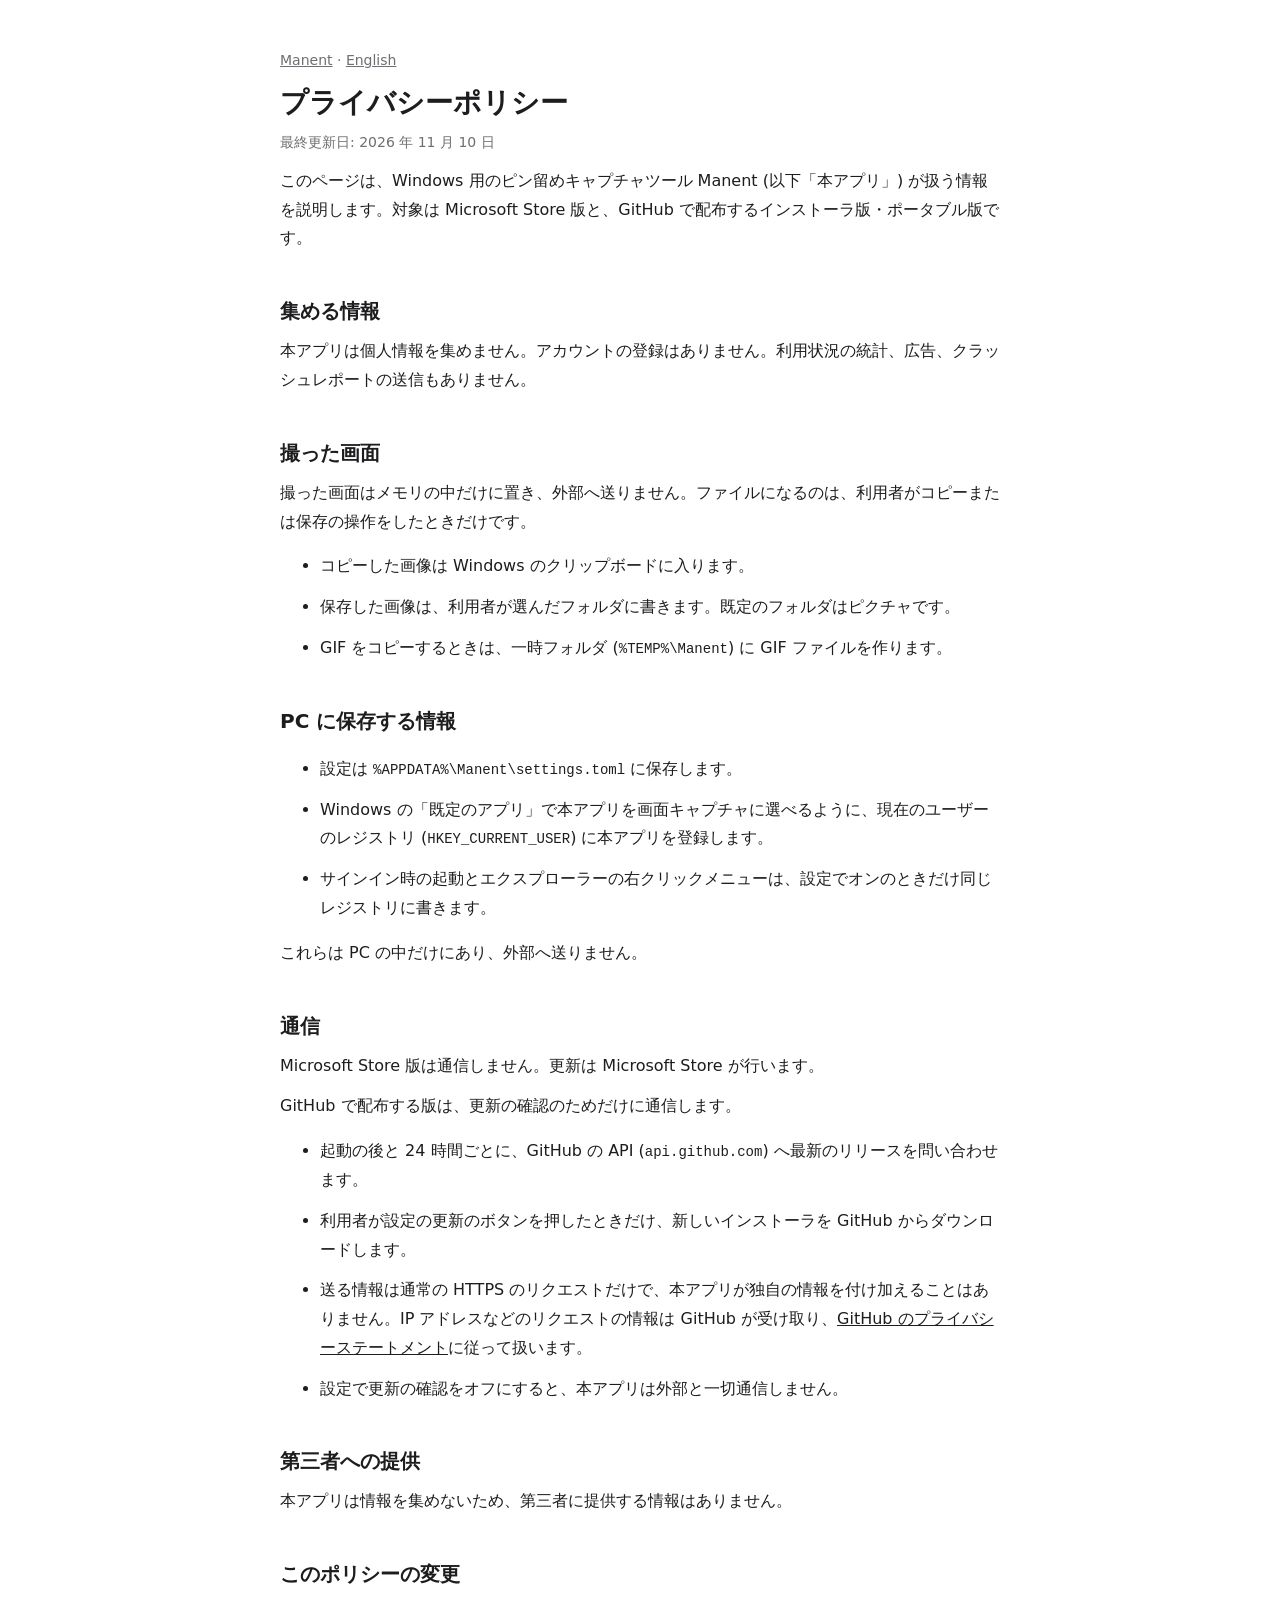
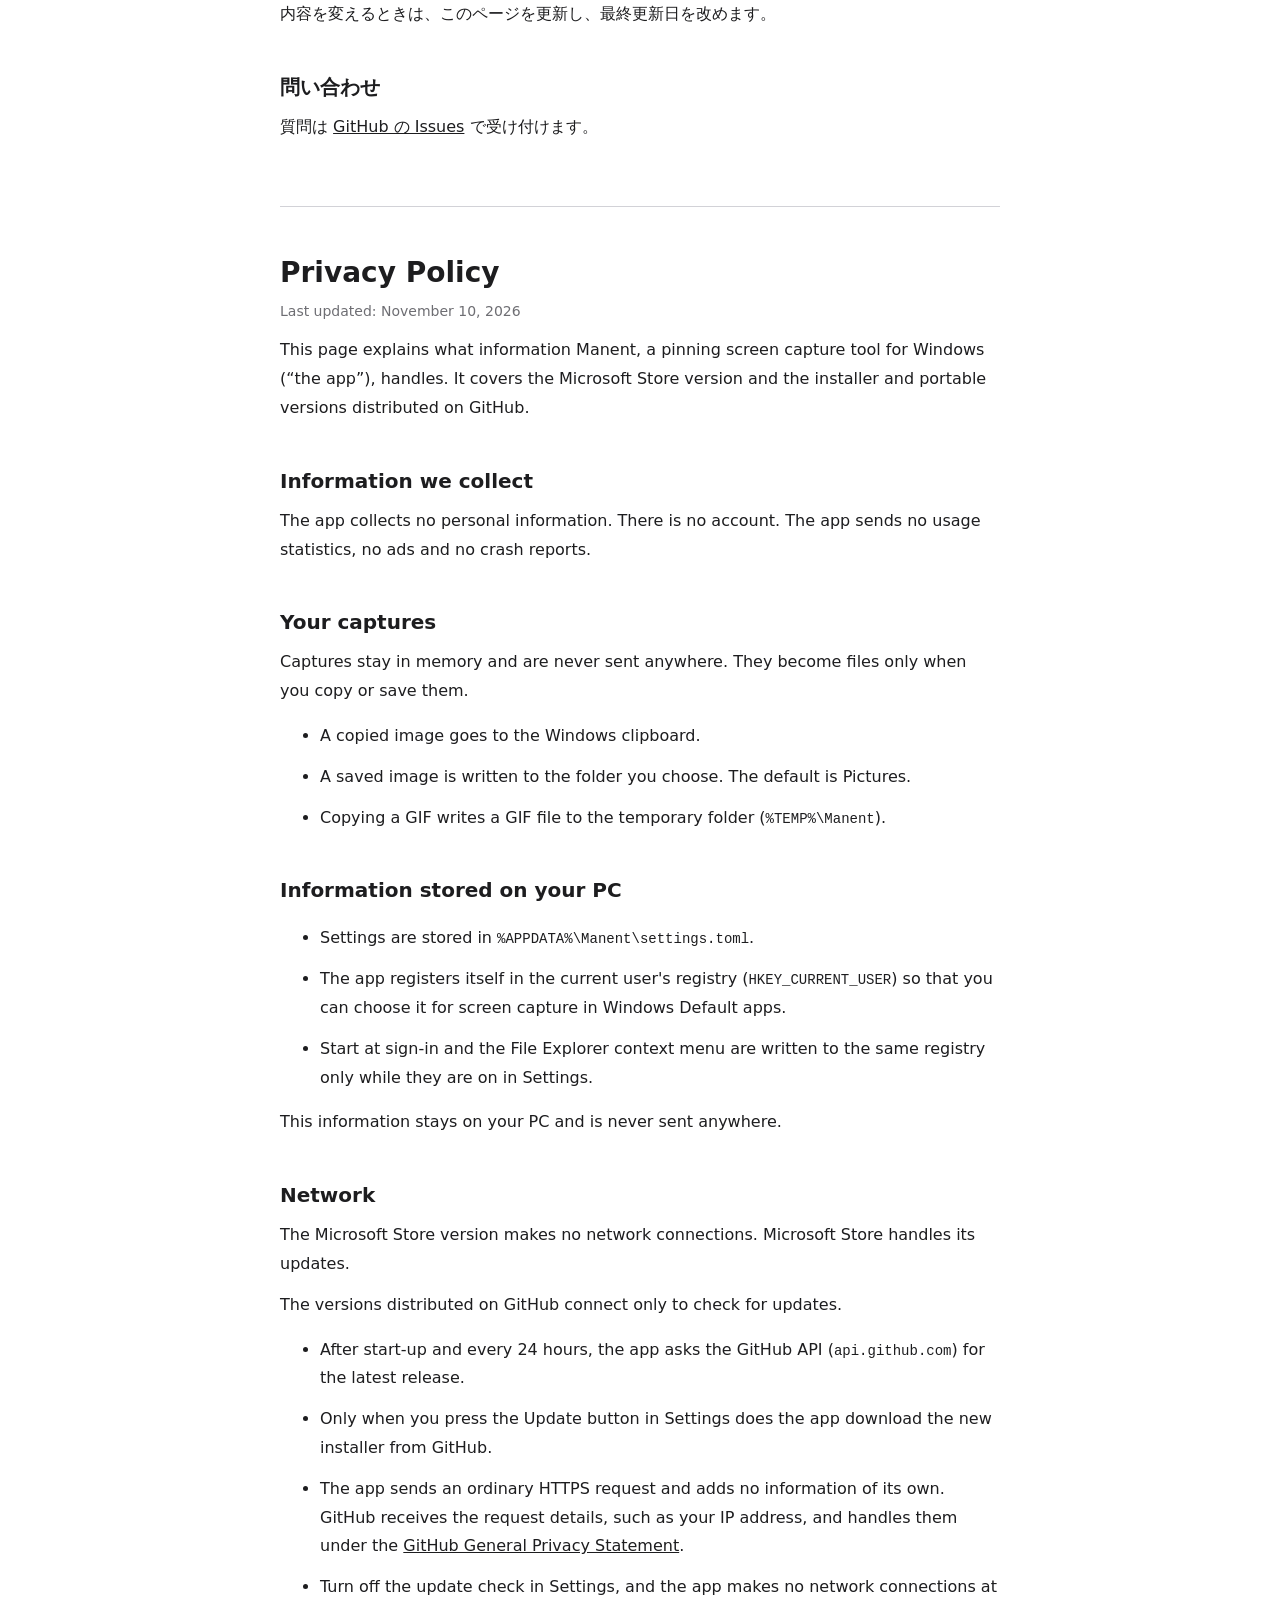
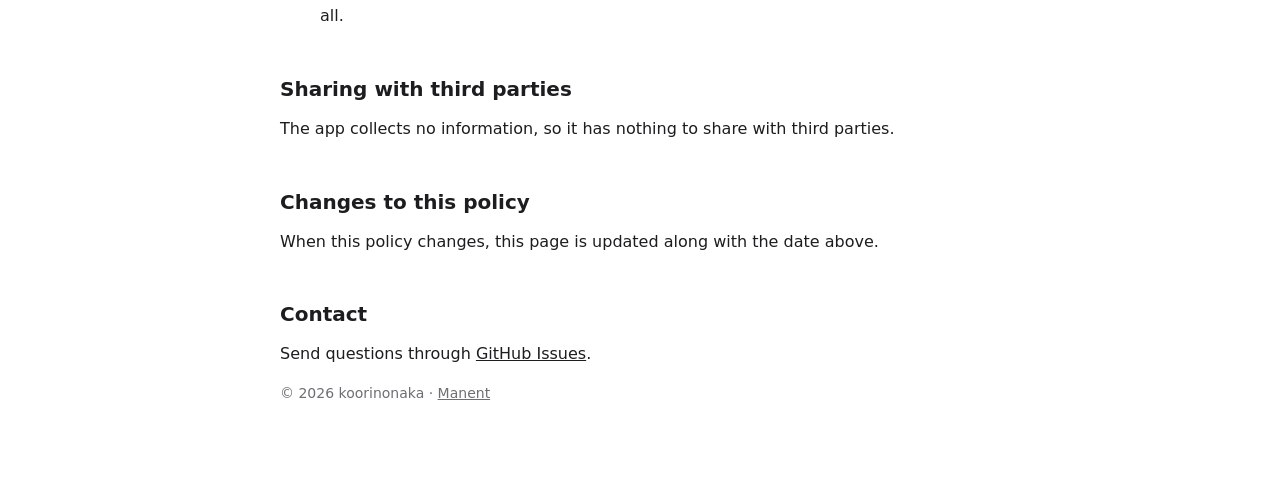
<file: privacy.html>
<!doctype html>
<html lang="ja">
<head>
<meta charset="utf-8">
<meta name="viewport" content="width=device-width, initial-scale=1">
<title>Manent | プライバシーポリシー / Privacy Policy</title>
<link rel="icon" href="assets/favicon.ico">
<style>
  :root { color-scheme: light dark; --ink: #1d1d1f; --soft: #6e6e73; --bg: #fff; --line: #d2d2d7; }
  @media (prefers-color-scheme: dark) { :root { --ink: #f5f5f7; --soft: #a1a1a6; --bg: #111; --line: #3a3a3c; } }
  body { margin: 0; background: var(--bg); color: var(--ink); font: 400 16px/1.8 system-ui, "Segoe UI", "Yu Gothic UI", sans-serif; }
  main { max-width: 720px; margin: 0 auto; padding: 48px 16px 80px; }
  h1 { font-size: 28px; line-height: 1.3; margin: 0 0 8px; }
  h2 { font-size: 20px; margin: 40px 0 8px; }
  p, li { margin: 0 0 12px; }
  .meta, footer { color: var(--soft); font-size: 14px; }
  section + section { border-top: 1px solid var(--line); margin-top: 64px; padding-top: 48px; }
  a { color: inherit; }
  code { font-size: 14px; }
</style>
</head>
<body>
<main>
<p class="meta"><a href="./">Manent</a> · <a href="#en">English</a></p>

<section id="ja" lang="ja">
<h1>プライバシーポリシー</h1>
<p class="meta">最終更新日: 2026 年 11 月 10 日</p>
<p>このページは、Windows 用のピン留めキャプチャツール Manent (以下「本アプリ」) が扱う情報を説明します。対象は Microsoft Store 版と、GitHub で配布するインストーラ版・ポータブル版です。</p>

<h2>集める情報</h2>
<p>本アプリは個人情報を集めません。アカウントの登録はありません。利用状況の統計、広告、クラッシュレポートの送信もありません。</p>

<h2>撮った画面</h2>
<p>撮った画面はメモリの中だけに置き、外部へ送りません。ファイルになるのは、利用者がコピーまたは保存の操作をしたときだけです。</p>
<ul>
<li>コピーした画像は Windows のクリップボードに入ります。</li>
<li>保存した画像は、利用者が選んだフォルダに書きます。既定のフォルダはピクチャです。</li>
<li>GIF をコピーするときは、一時フォルダ (<code>%TEMP%\Manent</code>) に GIF ファイルを作ります。</li>
</ul>

<h2>PC に保存する情報</h2>
<ul>
<li>設定は <code>%APPDATA%\Manent\settings.toml</code> に保存します。</li>
<li>Windows の「既定のアプリ」で本アプリを画面キャプチャに選べるように、現在のユーザーのレジストリ (<code>HKEY_CURRENT_USER</code>) に本アプリを登録します。</li>
<li>サインイン時の起動とエクスプローラーの右クリックメニューは、設定でオンのときだけ同じレジストリに書きます。</li>
</ul>
<p>これらは PC の中だけにあり、外部へ送りません。</p>

<h2>通信</h2>
<p>Microsoft Store 版は通信しません。更新は Microsoft Store が行います。</p>
<p>GitHub で配布する版は、更新の確認のためだけに通信します。</p>
<ul>
<li>起動の後と 24 時間ごとに、GitHub の API (<code>api.github.com</code>) へ最新のリリースを問い合わせます。</li>
<li>利用者が設定の更新のボタンを押したときだけ、新しいインストーラを GitHub からダウンロードします。</li>
<li>送る情報は通常の HTTPS のリクエストだけで、本アプリが独自の情報を付け加えることはありません。IP アドレスなどのリクエストの情報は GitHub が受け取り、<a href="https://docs.github.com/site-policy/privacy-policies/github-general-privacy-statement">GitHub のプライバシーステートメント</a>に従って扱います。</li>
<li>設定で更新の確認をオフにすると、本アプリは外部と一切通信しません。</li>
</ul>

<h2>第三者への提供</h2>
<p>本アプリは情報を集めないため、第三者に提供する情報はありません。</p>

<h2>このポリシーの変更</h2>
<p>内容を変えるときは、このページを更新し、最終更新日を改めます。</p>

<h2>問い合わせ</h2>
<p>質問は <a href="https://github.com/koorinonaka/manent/issues">GitHub の Issues</a> で受け付けます。</p>
</section>

<section id="en" lang="en">
<h1>Privacy Policy</h1>
<p class="meta">Last updated: November 10, 2026</p>
<p>This page explains what information Manent, a pinning screen capture tool for Windows (“the app”), handles. It covers the Microsoft Store version and the installer and portable versions distributed on GitHub.</p>

<h2>Information we collect</h2>
<p>The app collects no personal information. There is no account. The app sends no usage statistics, no ads and no crash reports.</p>

<h2>Your captures</h2>
<p>Captures stay in memory and are never sent anywhere. They become files only when you copy or save them.</p>
<ul>
<li>A copied image goes to the Windows clipboard.</li>
<li>A saved image is written to the folder you choose. The default is Pictures.</li>
<li>Copying a GIF writes a GIF file to the temporary folder (<code>%TEMP%\Manent</code>).</li>
</ul>

<h2>Information stored on your PC</h2>
<ul>
<li>Settings are stored in <code>%APPDATA%\Manent\settings.toml</code>.</li>
<li>The app registers itself in the current user's registry (<code>HKEY_CURRENT_USER</code>) so that you can choose it for screen capture in Windows Default apps.</li>
<li>Start at sign-in and the File Explorer context menu are written to the same registry only while they are on in Settings.</li>
</ul>
<p>This information stays on your PC and is never sent anywhere.</p>

<h2>Network</h2>
<p>The Microsoft Store version makes no network connections. Microsoft Store handles its updates.</p>
<p>The versions distributed on GitHub connect only to check for updates.</p>
<ul>
<li>After start-up and every 24 hours, the app asks the GitHub API (<code>api.github.com</code>) for the latest release.</li>
<li>Only when you press the Update button in Settings does the app download the new installer from GitHub.</li>
<li>The app sends an ordinary HTTPS request and adds no information of its own. GitHub receives the request details, such as your IP address, and handles them under the <a href="https://docs.github.com/site-policy/privacy-policies/github-general-privacy-statement">GitHub General Privacy Statement</a>.</li>
<li>Turn off the update check in Settings, and the app makes no network connections at all.</li>
</ul>

<h2>Sharing with third parties</h2>
<p>The app collects no information, so it has nothing to share with third parties.</p>

<h2>Changes to this policy</h2>
<p>When this policy changes, this page is updated along with the date above.</p>

<h2>Contact</h2>
<p>Send questions through <a href="https://github.com/koorinonaka/manent/issues">GitHub Issues</a>.</p>
</section>

<footer><p>© 2026 koorinonaka · <a href="./">Manent</a></p></footer>
</main>
</body>
</html>
</file>
<file: style.css>
/* Manent LP. 生成: .agents/tasks/evidence/t261109-ddd7-build-and-publish-the-landing-page/site.js (canvas root/t261109-a925 の案 A)。 */
html { background: #111114; }
/* the top nav links (機能, 動作環境, ダウンロード) glide to their section */
@media (prefers-reduced-motion: no-preference) { html { scroll-behavior: smooth; } }
body { margin: 0; }
:root, [data-theme="dark"] { --surface-acrylic: rgba(30,30,34,0.9); --acrylic-edge: rgba(0,0,0,.38); --surface-veil: rgba(10,10,12,0.9); --surface-opaque: #222226; --scrim: rgba(0,0,0,.38); --dim-out: rgba(0,0,0,.60); --text-primary: #FFFFFF; --text-secondary: rgba(255,255,255,.66); --text-disabled: rgba(255,255,255,.36); --on-fill: #FFFFFF; --on-fill-hover: #E4E4E8; --on-fill-pressed: #C9C9CF; --on-content: #111114; --fill-hover: rgba(255,255,255,.10); --fill-pressed: rgba(255,255,255,.17); --fill-subtle: rgba(255,255,255,.06); --separator: rgba(255,255,255,.18); --hairline: rgba(255,255,255,.09); --border-strong: rgba(255,255,255,.62); --track: rgba(255,255,255,.24); --selection: rgba(255,255,255,.62); --select-ring: rgba(255,255,255,.75); --select-wash: rgba(255,255,255,.10); --control-fill: rgba(255,255,255,.07); --control-fill-hover: rgba(255,255,255,.11); --control-fill-active: rgba(14,14,16,.70); --control-stroke: rgba(255,255,255,.08); --keycap: rgba(255,255,255,.12); --border-swatch: rgba(255,255,255,.38); --danger: #FF7A6B; --danger-wash: rgba(255,122,107,.20); --rec: #D93A2B; --rec-hover: #C4301F; --on-rec: #FFFFFF; --hl-core: #FFFFFF; --hl-dark: #000000; --hl-rim: rgba(0,0,0,.30); --pin-frame: rgba(255,255,255,.30); --focus-ring: #FFFFFF; --focus-gap: rgba(0,0,0,.70); --tray-ink-light-taskbar: #111114; --tray-ink-dark-taskbar: #FFFFFF; --ink-red: #E8382F; --ink-orange: #F28A00; --ink-yellow: #F5CF1F; --ink-green: #22863F; --ink-blue: #1F7AE0; --ink-black: #1A1A1A; --ink-white: #FFFFFF; --ink-on-dark: #FFFFFF; --ink-on-light: #1A1A1A; --annot-ghost: #9A9AA0; --shadow-acrylic: 0 14px 36px rgba(0,0,0,.34); --shadow-pin: 0 12px 34px rgba(0,0,0,.42); --shadow-hl: 0 0 14px 3px rgba(0,0,0,.42); --shadow-snap: 0 0 6px rgba(0,0,0,.55); --shadow-snap-edge: 0 0 8px rgba(0,0,0,.5); --shadow-knob: 0 1px 4px rgba(0,0,0,.45); --shadow-playhead: 0 0 4px rgba(0,0,0,.6); }
[data-theme="light"] { --surface-acrylic: rgba(246,246,248,0.88); --acrylic-edge: rgba(0,0,0,.10); --surface-veil: rgba(250,250,251,0.92); --surface-opaque: #F3F3F5; --dim-out: rgba(255,255,255,.66); --text-primary: #111114; --text-secondary: rgba(17,17,20,.64); --text-disabled: rgba(17,17,20,.36); --on-fill: #111114; --on-fill-hover: #2C2C31; --on-fill-pressed: #46464E; --on-content: #FFFFFF; --fill-hover: rgba(0,0,0,.06); --fill-pressed: rgba(0,0,0,.10); --fill-subtle: rgba(0,0,0,.04); --separator: rgba(0,0,0,.16); --hairline: rgba(0,0,0,.09); --border-strong: rgba(17,17,20,.56); --track: rgba(17,17,20,.16); --selection: rgba(17,17,20,.48); --select-ring: rgba(17,17,20,.75); --select-wash: rgba(17,17,20,.07); --control-fill: rgba(255,255,255,.70); --control-fill-hover: rgba(255,255,255,.50); --control-fill-active: #FFFFFF; --control-stroke: rgba(0,0,0,.08); --keycap: rgba(0,0,0,.07); --border-swatch: rgba(0,0,0,.26); --danger: #C6432F; --danger-wash: rgba(198,67,47,.14); --focus-ring: #111114; --focus-gap: #FFFFFF; --shadow-acrylic: 0 8px 16px rgba(0,0,0,.14); }
:root { --num-figures: tabular-nums; --space-2: 2px; --space-4: 4px; --space-6: 6px; --space-8: 8px; --space-12: 12px; --space-16: 16px; --space-24: 24px; --radius-2: 2px; --radius-4: 4px; --radius-8: 8px; --radius-full: 9999px; --stroke-1: 1px; --stroke-2: 2px; --stroke-icon: 1.6px; --size-icon: 18px; --size-toolbar: 40px; --size-tool: 32px; --size-tool-wide: 56px; --size-control: 32px; --size-keycap: 22px; --size-label: 24px; --size-row: 48px; --size-titlebar: 32px; --size-nav: 160px; --size-toggle-width: 40px; --size-toggle-height: 20px; --size-toggle-thumb: 12px; --size-toggle-thumb-hover: 14px; --size-swatch: 16px; --size-indicator-width: 3px; --size-indicator-height: 16px; --size-popup: 248px; --size-knob: 16px; --size-band: 44px; --size-tray: 72px; --size-thumb-width: 56px; --size-thumb-height: 32px; --size-handle: 8px; --size-handle-end: 10px; --opacity-highlighter: 0.4; --opacity-annot-ghost: 0.6; --font-text: "Segoe UI Variable Text", "Segoe UI", "Yu Gothic UI", "Meiryo UI", system-ui, sans-serif; --font-small: "Segoe UI Variable Small", "Segoe UI", "Yu Gothic UI", "Meiryo UI", system-ui, sans-serif; --font-display: "Segoe UI Variable Display", "Segoe UI", "Yu Gothic UI", "Meiryo UI", system-ui, sans-serif; --font-num: "Segoe UI Variable Small", "Segoe UI", "Yu Gothic UI", system-ui, sans-serif; }
/* Odile — component styles, direction B (glass HUD). Every value comes from tokens.css (tokens.json).
   Lines are drawn inside the outer box (inset), so padding is measured from the outer edge. Lines on images are drawn outside the target.
   Three surfaces: .o-acrylic approximates the acrylic windows with backdrop-filter — in the product the HUD windows
   blur what is behind them (accent BLURBEHIND) and the app paints the same surface-acrylic on top, while the settings
   window gets the DWM system backdrop when active; .o-veil is a plain translucent D2D fill (no blur);
   .o-opaque is the fallback (no accent, or the inactive settings window). Shadows on images are D2D Shadow effects (blur radius / 2 = standard deviation). */

/* ---------- base ---------- */
.o-root { box-sizing: border-box; font: 400 14px/20px var(--font-text); color: var(--text-primary); }
.o-root *, .o-root *::before, .o-root *::after { box-sizing: border-box; }

/* ---------- card scaffolding (page only, not part of the product) ---------- */
.o-card { display: flex; flex-direction: column; gap: 20px; padding: 20px; background: var(--surface-opaque); color: var(--text-primary); }
.o-theme { display: flex; flex-direction: column; gap: 16px; padding: 14px 20px 20px; border-radius: var(--radius-8); background: var(--surface-opaque); color: var(--text-primary); box-shadow: inset 0 0 0 1px var(--hairline); }
.o-theme-h { font: 600 12px/16px var(--font-small); color: var(--text-secondary); }
.o-row { display: flex; flex-wrap: wrap; gap: 24px; align-items: flex-start; }
.o-col { display: flex; flex-direction: column; gap: 12px; align-items: flex-start; }
.o-flex { display: flex; align-items: center; }
.o-state { display: flex; flex-direction: column; gap: 8px; min-width: 0; }
.o-cap { display: flex; align-items: baseline; gap: 10px; font: 600 13px/18px var(--font-text); color: var(--text-primary); }
.o-cap-n { font: 600 12px/18px var(--font-num); font-variant-numeric: var(--num-figures); color: var(--text-secondary); }
.o-cap b { font-weight: 600; }
.o-cap .o-cap-s { font-weight: 400; color: var(--text-secondary); }
.o-note { margin: 0; max-width: 820px; font: 400 12px/18px var(--font-small); color: var(--text-secondary); }
.o-note b, .o-legend b { font-weight: 600; color: var(--text-primary); }
.o-note code, .o-legend code { font: 400 12px/16px ui-monospace, Consolas, monospace; color: var(--text-primary); }
.o-stage { position: relative; flex: none; overflow: hidden; border-radius: var(--radius-4); background: #1F1F1F; }
.o-abs { position: absolute; }
.o-mk { position: absolute; z-index: 5; width: 18px; height: 18px; border-radius: 9px; background: #D4007A; color: #FFFFFF; font: 600 11px/18px var(--font-num); font-variant-numeric: var(--num-figures); text-align: center; box-shadow: 0 0 0 1.5px #FFFFFF; }
.o-legend { margin: 0; padding: 0; list-style: none; display: flex; flex-direction: column; gap: 6px; max-width: 920px; font: 400 12px/18px var(--font-small); color: var(--text-secondary); }
.o-legend li { display: flex; gap: 8px; align-items: flex-start; }
.o-mk-i { flex: none; width: 18px; height: 18px; border-radius: 9px; background: #D4007A; color: #FFFFFF; font: 600 11px/18px var(--font-num); text-align: center; }
/* scene captions inside a stage (1855's B.capChip; page only, same in both themes) */
.o-stage-cap { display: inline-flex; align-items: center; gap: 8px; height: 26px; padding: 0 12px; border-radius: 13px; background: rgba(20,20,24,.78); font: 600 12px/26px var(--font-text); color: #FFFFFF; white-space: nowrap; }
.o-stage-cap-n { font: 600 12px/26px var(--font-display); font-variant-numeric: var(--num-figures); color: rgba(255,255,255,.55); }
/* scene content colors (other apps' code, not tokens). Scoped to .o-code so they never reach an icon's path.f */
.o-stage .o-code .k { color: #C586C0; } .o-stage .o-code .v { color: #569CD6; } .o-stage .o-code .t { color: #4EC9B0; } .o-stage .o-code .o { color: #4FC1FF; }
.o-stage .o-code .f { color: #DCDCAA; } .o-stage .o-code .i { color: #9CDCFE; } .o-stage .o-code .s { color: #CE9178; } .o-stage .o-code .n { color: #B5CEA8; } .o-stage .o-code .c { color: #6A9955; }

/* ---------- surfaces ---------- */
/* acrylic approximation: tint + 60px blur + 120% saturation + a 3% grey feTurbulence tile (DWM adds its own noise).
   The window edge is DWM's 1px border (DWMWA_BORDER_COLOR default); the app draws no rim. */
.o-acrylic { background: var(--surface-acrylic); -webkit-backdrop-filter: blur(60px) saturate(120%); backdrop-filter: blur(60px) saturate(120%); box-shadow: inset 0 0 0 1px var(--acrylic-edge), var(--shadow-acrylic); }
.o-opaque { background: var(--surface-opaque); box-shadow: inset 0 0 0 1px var(--acrylic-edge), var(--shadow-acrylic); }
.o-veil { background: var(--surface-veil); }

/* ---------- icons: 18 x 18, stroke-icon 1.6, round ---------- */
.o-ico { display: block; flex: none; width: var(--size-icon); height: var(--size-icon); }
.o-ico path { fill: none; stroke: currentColor; stroke-width: var(--stroke-icon); stroke-linecap: round; stroke-linejoin: round; }
.o-ico path.f { fill: currentColor; stroke: none; }

/* ---------- numbers: Segoe UI Variable with tabular figures ---------- */
.o-num { font: 400 12px/16px var(--font-num); font-variant-numeric: var(--num-figures); white-space: nowrap; }
.o-num-b { font-weight: 600; }
.o-dim { color: var(--text-secondary); }

/* ---------- toolbar: 40 high, radius 8 (DWMWCP_ROUND), padding 4, buttons 32 x 32 radius 4, gap 2 ---------- */
.o-tb { position: relative; display: inline-flex; align-items: center; gap: var(--space-2); height: var(--size-toolbar); padding: 0 var(--space-4); border-radius: var(--radius-8); color: var(--text-primary); white-space: nowrap; vertical-align: top; }
.o-tool { position: relative; display: inline-flex; align-items: center; justify-content: center; flex: none; width: var(--size-tool); height: var(--size-tool); border-radius: var(--radius-4); color: var(--text-primary); }
.o-tool.is-hover { background: var(--fill-hover); }
.o-tool.is-open, .o-tool.is-pressed { background: var(--fill-pressed); }
.o-tool.is-disabled { color: var(--text-disabled); }
.o-tool.is-on { background: var(--on-fill); color: var(--on-content); }
.o-tool.is-on.is-hover { background: var(--on-fill-hover); }
.o-tool.is-on.is-pressed { background: var(--on-fill-pressed); }
.o-tool.is-focus { box-shadow: 0 0 0 1px var(--focus-gap), 0 0 0 3px var(--focus-ring); }
/* the GIF tray's icon buttons: 22 x 22 with a 16 icon, the same states as a tool button (never "on") */
.o-tool.is-small { width: var(--size-keycap); height: var(--size-keycap); }
/* the pin toolbars' zoom button (Item::Wide): 56 x 32, the current zoom in num-strong at the centre, the same states as a tool button */
.o-tool.is-wide { width: var(--size-tool-wide); }
.o-sep { flex: none; width: 1px; height: 18px; margin: 0 var(--space-6); background: var(--separator); }
.o-tb-text { position: relative; display: inline-flex; align-items: baseline; gap: var(--space-6); padding: 0 var(--space-8); color: var(--text-primary); }
.o-tb-text .o-cap-l { font: 400 12px/16px var(--font-small); color: var(--text-secondary); }
.o-tb-text .o-num { font-weight: 600; }
/* a tooltip on a text segment of a 40-high bar: 8 below the bar's bottom edge, centred on the segment */
.o-tb-text > .o-tip { position: absolute; top: calc(50% + 28px); left: 50%; transform: translateX(-50%); }
.o-warn-dot { align-self: center; width: 6px; height: 6px; border-radius: var(--radius-4); background: var(--danger); }
.o-warn-dot.is-off { visibility: hidden; }
/* the recording bar's stop button (o-tbtn is-rec): 32 x 32, radius 4 */
.o-tbtn { display: inline-flex; align-items: center; justify-content: center; gap: var(--space-6); flex: none; height: var(--size-tool); padding: 0 var(--space-12); border-radius: var(--radius-4); font: 600 12px/16px var(--font-small); color: var(--text-primary); white-space: nowrap; }
.o-tbtn.is-rec { width: var(--size-tool); padding: 0; background: var(--rec); color: var(--on-rec); }
.o-tbtn.is-rec.is-hover { background: var(--rec-hover); }
.o-tip { display: inline-flex; align-items: center; gap: var(--space-8); height: 28px; padding: 0 10px; border-radius: var(--radius-4); font: 400 12px/16px var(--font-small); color: var(--text-primary); white-space: nowrap; }
.o-tip-k { font-family: var(--font-num); font-variant-numeric: var(--num-figures); color: var(--text-secondary); }

/* ---------- popups (acrylic, radius 8) ---------- */
.o-pop { position: relative; display: flex; flex-direction: column; gap: var(--space-12); padding: 14px var(--space-16) var(--space-16); border-radius: var(--radius-8); color: var(--text-primary); }
.o-pop-head { display: flex; align-items: baseline; justify-content: space-between; gap: var(--space-12); }
.o-pop-h { font: 400 12px/16px var(--font-small); color: var(--text-secondary); }
.o-pop-v { font: 400 12px/16px var(--font-small); color: var(--text-secondary); }
.o-track { position: absolute; height: 4px; border-radius: var(--radius-2); background: var(--track); }
.o-track-fill { position: absolute; left: 0; top: 0; height: 4px; border-radius: var(--radius-2); background: var(--on-fill); }
.o-knob { position: absolute; width: var(--size-knob); height: var(--size-knob); border-radius: var(--radius-full); background: var(--on-fill); box-shadow: var(--shadow-knob); }
.o-seg { display: flex; gap: var(--space-2); padding: var(--space-2); border-radius: var(--radius-8); background: var(--fill-hover); }
.o-seg-i { display: inline-flex; align-items: center; justify-content: center; flex: 1; height: 28px; padding: 0 var(--space-8); border-radius: var(--radius-4); color: var(--text-primary); white-space: nowrap; }
.o-seg-i.is-on { background: var(--on-fill); color: var(--on-content); }
.o-wline { display: block; width: 16px; border-radius: var(--radius-2); background: currentColor; }

/* ---------- on images: labels (D2D veil) and lines (theme-independent) ---------- */
.o-tag { display: inline-flex; align-items: center; gap: var(--space-8); height: var(--size-label); padding: 0 11px; border-radius: var(--radius-4); color: var(--text-primary); white-space: nowrap; }
.o-tag-t { display: inline-flex; align-items: center; gap: var(--space-4); font: 400 12px/16px var(--font-small); color: var(--text-secondary); }
.o-tag-t .o-ico { color: var(--text-secondary); }
.o-tag-d { font: 600 12px/16px var(--font-num); font-variant-numeric: var(--num-figures); color: var(--text-primary); }
.o-tag.is-icon { width: 32px; padding: 0; justify-content: center; }
.o-hl { position: absolute; box-shadow: 0 0 0 2px var(--hl-core), 0 0 0 3px var(--hl-rim), var(--shadow-hl); }
.o-hl.is-rec { box-shadow: 0 0 0 1px var(--hl-core), 0 0 0 3px var(--rec), 0 0 0 4px var(--hl-dark); }
.o-frame { position: absolute; box-shadow: 0 0 0 1px var(--pin-frame), var(--shadow-pin); }
.o-scrim-hole { position: absolute; box-shadow: 0 0 0 4000px var(--scrim); }
.o-snap { position: absolute; box-shadow: var(--shadow-snap); }
.o-snap.is-v { width: 2px; background: repeating-linear-gradient(180deg, var(--hl-core) 0 6px, transparent 6px 10px); }
.o-snap.is-h { height: 2px; background: repeating-linear-gradient(90deg, var(--hl-core) 0 6px, transparent 6px 10px); }
.o-snapbar { position: absolute; width: 4px; border-radius: var(--radius-2); background: var(--hl-core); box-shadow: var(--shadow-snap-edge); }
.o-handle { position: absolute; width: var(--size-handle); height: var(--size-handle); background: var(--hl-core); box-shadow: inset 0 0 0 1px var(--hl-dark); }
.o-handle.is-end { width: var(--size-handle-end); height: var(--size-handle-end); border-radius: var(--radius-full); }

/* ---------- GIF pin: overall bar band (inside the pin, D2D veil, always the dark values) ---------- */
.o-band { position: absolute; left: 0; right: 0; bottom: 0; height: var(--size-band); color: var(--text-primary); }
.o-band-play { position: absolute; left: 10px; top: 8px; width: 28px; height: 28px; border-radius: var(--radius-4); display: flex; align-items: center; justify-content: center; color: var(--text-primary); }
.o-band-time { position: absolute; left: 44px; top: 0; font: 400 12px/44px var(--font-num); font-variant-numeric: var(--num-figures); color: var(--text-primary); white-space: nowrap; }
/* 全体バーは 2 段 (t261108-3c4a): 上の段 (帯の上から中心 15) はシーク、下の段 (中心 32) はフィルムストリップの表示範囲のスクロールバー。top は帯の上端から */
.o-bar { position: absolute; top: 0; height: var(--size-band); }
.o-bar-out { position: absolute; top: 14px; height: 2px; border-radius: 1px; background: var(--track); }
.o-bar-track { position: absolute; top: 13px; height: 4px; border-radius: var(--radius-2); background: var(--track); }
.o-bar-sel { position: absolute; top: 11px; height: 8px; border-radius: var(--radius-4); background: var(--selection); }
.o-bar-del { position: absolute; top: 13px; height: 4px; background: var(--danger-wash); }
.o-bar-del-end { position: absolute; top: 9px; width: 2px; height: 12px; border-radius: 1px; background: var(--danger); }
.o-bar-head { position: absolute; top: 5px; width: 2px; height: 20px; border-radius: 1px; background: var(--on-fill); box-shadow: var(--shadow-playhead); }
.o-bar-knob { position: absolute; top: 11px; width: 8px; height: 8px; border-radius: var(--radius-full); background: var(--on-fill); box-shadow: var(--shadow-knob); }
.o-bar-rail { position: absolute; left: 0; top: 30px; height: 4px; border-radius: var(--radius-2); background: var(--fill-hover); }
.o-bar-rail.is-hot { background: var(--track); }
.o-bar-thumb { position: absolute; top: 30px; height: 4px; border-radius: var(--radius-2); background: var(--border-strong); }
.o-bar-thumb.is-hot { top: 29px; height: 6px; border-radius: 3px; background: var(--on-fill); }
.o-band-tip { position: absolute; bottom: calc(100% + 6px); transform: translateX(-50%); z-index: 5; }
.o-trim { position: absolute; border: 2px solid var(--on-fill); }
.o-trim.is-l { border-right: 0; border-radius: var(--radius-2) 0 0 var(--radius-2); }
.o-trim.is-r { border-left: 0; border-radius: 0 var(--radius-2) var(--radius-2) 0; }

/* ---------- GIF tray (separate acrylic window, 72 high, radius 8) ---------- */
.o-tray { position: relative; flex: none; border-radius: var(--radius-8); color: var(--text-primary); }
.o-tray-status { position: absolute; left: var(--space-12); top: 0; width: 380px; font: 600 12px/30px var(--font-num); font-variant-numeric: var(--num-figures); color: var(--text-primary); white-space: nowrap; overflow: hidden; }
.o-tray-btns { position: absolute; right: var(--space-8); top: 4px; display: flex; gap: var(--space-4); }
.o-tray-btns .o-tip { position: absolute; z-index: 2; top: 30px; left: 50%; transform: translateX(-50%); }
.o-strip { position: absolute; left: 8px; top: 26px; width: 544px; height: 46px; overflow: hidden; }
.o-strip-sel { position: absolute; border-radius: var(--radius-4); background: var(--select-wash); box-shadow: inset 0 0 0 1.5px var(--select-ring); }
.o-thumb { position: absolute; width: var(--size-thumb-width); height: var(--size-thumb-height); border-radius: var(--radius-4); overflow: hidden; }
.o-thumb.is-cur { overflow: visible; }
.o-thumb.is-cur::after { content: ''; position: absolute; inset: 0; border-radius: var(--radius-4); box-shadow: 0 0 0 2px var(--on-fill); }
.o-thumb svg { border-radius: var(--radius-4); }
.o-thumb-out { position: absolute; inset: 0; border-radius: var(--radius-4); background: var(--dim-out); }
/* frame number: only on the current frame and the ends of a range, as a D2D veil chip inside the thumbnail's bottom-right corner */
.o-fnum { position: absolute; right: 2px; bottom: 2px; height: 14px; padding: 0 var(--space-4); border-radius: var(--radius-2); background: var(--surface-veil); font: 400 10px/14px var(--font-num); font-variant-numeric: var(--num-figures); color: var(--text-primary); white-space: nowrap; }
.o-fnum.is-cur { font-weight: 600; }
.o-strip-gap { position: absolute; border-radius: var(--radius-4); background: var(--danger-wash); box-shadow: inset 0 0 0 1px var(--danger); font: 600 10px/32px var(--font-num); font-variant-numeric: var(--num-figures); color: var(--text-primary); text-align: center; }

/* ---------- settings controls (on acrylic; filled, hairline on the bottom edge) ---------- */
.o-toggle { position: relative; display: inline-block; flex: none; width: var(--size-toggle-width); height: var(--size-toggle-height); border-radius: var(--radius-full); box-shadow: inset 0 0 0 1px var(--border-strong); }
.o-toggle::after { content: ''; position: absolute; left: 4px; top: 4px; width: var(--size-toggle-thumb); height: var(--size-toggle-thumb); border-radius: var(--radius-full); background: var(--text-secondary); }
.o-toggle.is-hover { background: var(--fill-hover); }
.o-toggle.is-hover::after { left: 3px; top: 3px; width: var(--size-toggle-thumb-hover); height: var(--size-toggle-thumb-hover); background: var(--text-primary); }
.o-toggle.is-on { background: var(--on-fill); box-shadow: none; }
.o-toggle.is-on::after { left: 24px; background: var(--on-content); }
.o-toggle.is-on.is-hover { background: var(--on-fill-hover); }
.o-toggle.is-on.is-hover::after { left: 23px; background: var(--on-content); }
.o-toggle.is-disabled { box-shadow: inset 0 0 0 1px var(--text-disabled); }
.o-toggle.is-disabled::after { background: var(--text-disabled); }
.o-toggle.is-focus { box-shadow: inset 0 0 0 1px var(--border-strong), 0 0 0 1px var(--focus-gap), 0 0 0 3px var(--focus-ring); }
.o-toggle.is-on.is-focus { box-shadow: 0 0 0 1px var(--focus-gap), 0 0 0 3px var(--focus-ring); }
.o-switch { display: inline-flex; align-items: center; gap: var(--space-12); font: 400 14px/20px var(--font-text); color: var(--text-primary); white-space: nowrap; }
.o-field { display: inline-flex; align-items: center; gap: var(--space-8); height: var(--size-control); min-width: 120px; padding: 0 var(--space-8) 0 var(--space-12); border-radius: var(--radius-4); background: var(--control-fill); box-shadow: inset 0 -1px 0 var(--hairline), inset 0 0 0 1px var(--control-stroke); font: 400 14px/20px var(--font-text); color: var(--text-primary); white-space: nowrap; }
.o-field > .o-ico { margin-left: auto; color: var(--text-primary); }
.o-field.is-hover, .o-field.is-open { background: var(--control-fill-hover); }
.o-field.is-focus { box-shadow: inset 0 -1px 0 var(--hairline), inset 0 0 0 1px var(--control-stroke), 0 0 0 1px var(--focus-gap), 0 0 0 3px var(--focus-ring); }
.o-field .o-num { font-size: 14px; line-height: 20px; }
.o-step { display: inline-flex; align-items: center; height: var(--size-control); border-radius: var(--radius-4); background: var(--control-fill); box-shadow: inset 0 -1px 0 var(--hairline), inset 0 0 0 1px var(--control-stroke); }
.o-step-b { display: inline-flex; align-items: center; justify-content: center; width: var(--size-control); height: var(--size-control); border-radius: var(--radius-4); color: var(--text-primary); }
.o-step-b.is-hover { background: var(--fill-hover); }
.o-step-b.is-disabled { color: var(--text-disabled); }
.o-step-v { min-width: 72px; text-align: center; font: 400 12px/16px var(--font-num); font-variant-numeric: var(--num-figures); color: var(--text-primary); }
/* hotkey field: at rest one body string (tabular), right-aligned in a 32 x 200 box with no fill; keycaps, fill and the 2px frame only while recording or after a failed registration */
.o-hot { display: inline-flex; align-items: center; justify-content: flex-end; gap: var(--space-4); height: var(--size-control); min-width: 200px; padding: 0 var(--space-12); border-radius: var(--radius-4); font: 400 14px/20px var(--font-text); font-variant-numeric: var(--num-figures); color: var(--text-primary); white-space: nowrap; }
.o-hot.is-none { color: var(--text-secondary); }
.o-hot.is-rec, .o-hot.is-err { justify-content: flex-start; padding: 0 var(--space-6); }
.o-hot.is-rec { background: var(--control-fill-active); box-shadow: inset 0 0 0 2px var(--focus-ring); }
.o-hot.is-err { background: var(--control-fill); box-shadow: inset 0 0 0 2px var(--danger); }
.o-hot.is-focus { box-shadow: 0 0 0 1px var(--focus-gap), 0 0 0 3px var(--focus-ring); }
.o-hot-msg { padding: 0 var(--space-6); font: 400 14px/20px var(--font-text); color: var(--text-primary); white-space: nowrap; }
.o-hot.is-rec .o-hot-msg { color: var(--text-secondary); }
.o-key { display: inline-flex; align-items: center; height: var(--size-keycap); padding: 0 var(--space-8); border-radius: var(--radius-4); background: var(--keycap); font: 600 12px/16px var(--font-small); color: var(--text-primary); }
.o-hint { display: flex; align-items: center; gap: var(--space-6); font: 400 12px/16px var(--font-small); color: var(--text-secondary); }
.o-hint.is-err { color: var(--text-primary); }
.o-hint.is-err .o-ico { color: var(--danger); }
.o-list { display: flex; flex-direction: column; gap: var(--space-2); padding: var(--space-4); border-radius: var(--radius-8); min-width: 180px; }
.o-li { position: relative; display: flex; align-items: center; gap: var(--space-12); height: var(--size-control); padding: 0 var(--space-12); border-radius: var(--radius-4); font: 400 14px/20px var(--font-text); color: var(--text-primary); white-space: nowrap; }
/* list rows: hover is fill-subtle; the selected row is not filled (indicator + body-strong), so no two rows share one brightness */
.o-li.is-hover { background: var(--fill-subtle); }
.o-li.is-sel, .o-li.is-sel .o-num { font-weight: 600; }
.o-li.is-sel::before { content: ''; position: absolute; left: 0; top: 8px; width: var(--size-indicator-width); height: var(--size-indicator-height); border-radius: var(--radius-4); background: var(--on-fill); }
.o-li .o-num { font-size: 14px; line-height: 20px; }
.o-btn { display: inline-flex; align-items: center; justify-content: center; gap: var(--space-8); height: var(--size-control); min-width: 72px; padding: 0 var(--space-12); border-radius: var(--radius-4); font: 400 14px/20px var(--font-text); color: var(--text-primary); background: var(--control-fill); box-shadow: inset 0 -1px 0 var(--hairline), inset 0 0 0 1px var(--control-stroke); white-space: nowrap; }
.o-btn.is-hover { background: var(--control-fill-hover); }
.o-btn.is-disabled { color: var(--text-disabled); }

/* ---------- tray menu: the list window (padding 4, rows 32, gap 2) with hotkeys, separators and pin rows (22 x 22 buttons, 8 from the right) ---------- */
.o-menu .o-li { font-variant-numeric: var(--num-figures); }
.o-li-k { margin-left: auto; padding-left: var(--space-12); color: var(--text-secondary); }
/* on the current row (fill-subtle) the hotkey turns text-primary, like the nav row's icon on hover */
.o-li.is-hover .o-li-k { color: var(--text-primary); }
.o-li.is-disabled, .o-li.is-disabled .o-li-k { color: var(--text-disabled); }
.o-li-btns { display: flex; gap: var(--space-4); margin: 0 -4px 0 auto; padding-left: var(--space-12); }
.o-li-btns .o-tip { position: absolute; z-index: 2; top: 30px; left: 50%; transform: translateX(-50%); }
.o-li-sep { flex: none; height: 9px; background: linear-gradient(var(--separator), var(--separator)) 0 4px / 100% 1px no-repeat; }

/* ---------- record countdown: acrylic, radius 8, padding 16; ring 120 (groove and arc 4), num-countdown digit, keycap hint row ---------- */
.o-count { display: inline-flex; flex-direction: column; align-items: center; gap: var(--space-12); padding: var(--space-16); border-radius: var(--radius-8); color: var(--text-primary); }
.o-count-ring { position: relative; flex: none; width: 120px; height: 120px; }
.o-count-ring svg { display: block; }
/* the 72 line box centred in the ring puts the digit's ink 3.5 below the centre (Segoe UI Variable Display 64, measured), so the box is lifted by 4 */
.o-count-n { position: absolute; inset: -4px 0 4px; display: flex; align-items: center; justify-content: center; font: 600 64px/72px var(--font-display); font-variant-numeric: var(--num-figures); }
.o-count-hint { display: flex; align-items: center; gap: var(--space-6); font: 400 12px/16px var(--font-small); color: var(--text-secondary); white-space: nowrap; }
.o-count-hint .o-key + span + .o-key { margin-left: 10px; }

/* ---------- swatches (32 x 32 hit, 16 circle, selected ring 2 at 22) ---------- */
.o-sw { position: relative; display: inline-flex; align-items: center; justify-content: center; flex: none; width: var(--size-tool); height: var(--size-tool); border-radius: var(--radius-4); }
.o-sw::before { content: ''; width: var(--size-swatch); height: var(--size-swatch); border-radius: var(--radius-4); background: var(--sw); box-shadow: inset 0 0 0 1px var(--border-swatch); }
.o-sw.is-hover { background: var(--fill-hover); }
.o-sw.is-open { background: var(--fill-pressed); }
.o-sw.is-sel::after { content: ''; position: absolute; left: 5px; top: 5px; width: 22px; height: 22px; border-radius: var(--radius-8); box-shadow: inset 0 0 0 2px var(--on-fill); }

/* ---------- settings window (acrylic, radius 8; inactive = opaque) ---------- */
.o-set { position: relative; flex: none; display: grid; grid-template-columns: var(--size-nav) 1fr; grid-template-rows: var(--size-titlebar) 1fr; width: 680px; height: 396px; border-radius: var(--radius-8); overflow: hidden; color: var(--text-primary); }
.o-set-title { grid-column: 1 / -1; display: flex; align-items: center; gap: var(--space-12); padding-left: var(--space-12); font: 400 12px/16px var(--font-small); color: var(--text-primary); background: var(--surface-opaque); }
.o-set-close { margin-left: auto; width: 46px; height: 32px; display: flex; align-items: center; justify-content: center; color: var(--text-primary); }
.o-set.is-inactive .o-set-title, .o-set.is-inactive .o-set-close { color: var(--text-disabled); }
.o-set-nav { display: flex; flex-direction: column; gap: var(--space-2); padding: var(--space-8); }
.o-nav { position: relative; display: flex; align-items: center; gap: var(--space-12); height: var(--size-control); padding: 0 var(--space-12); border-radius: var(--radius-4); font: 400 14px/20px var(--font-text); color: var(--text-primary); white-space: nowrap; }
.o-nav .o-ico { color: var(--text-secondary); }
.o-nav.is-hover { background: var(--fill-subtle); }
.o-nav.is-sel { font-weight: 600; }
.o-nav.is-hover .o-ico, .o-nav.is-sel .o-ico { color: var(--text-primary); }
.o-nav.is-sel::before { content: ''; position: absolute; left: 0; top: 8px; width: var(--size-indicator-width); height: var(--size-indicator-height); border-radius: var(--radius-4); background: var(--on-fill); }
/* the right pane scrolls as one column: top = 24 - scroll (inline). The thin thumb is drawn over its right edge. */
.o-set-body { position: relative; min-width: 0; overflow: hidden; }
.o-set-scroll { position: absolute; left: var(--space-24); right: var(--space-24); display: flex; flex-direction: column; }
.o-set-sec { margin: var(--space-24) 0 var(--space-8); font: 600 12px/16px var(--font-small); color: var(--text-secondary); }
.o-set-sec:first-child { margin-top: 0; }
.o-set-thumb { position: absolute; right: var(--space-2); width: var(--stroke-2); background: var(--border-strong); }
.o-srows { display: flex; flex-direction: column; }
.o-srow { display: flex; align-items: center; gap: var(--space-12); min-height: var(--size-row); padding: var(--space-8) 0; box-shadow: inset 0 1px 0 var(--hairline); }
.o-srow:first-child { box-shadow: none; }
.o-srow.is-tall { flex-wrap: wrap; row-gap: var(--space-4); }
.o-srow-l { flex: 1; min-width: 0; display: flex; flex-direction: column; }
.o-srow-d { font: 400 12px/16px var(--font-small); color: var(--text-secondary); }
.o-srow-x { flex-basis: 100%; }
.o-path { max-width: 180px; overflow: hidden; text-overflow: ellipsis; white-space: nowrap; font: 400 14px/20px var(--font-text); color: var(--text-secondary); }

/* ---------- annotation (inside the pin) ---------- */
.o-edit { position: absolute; display: flex; align-items: center; padding: 0 var(--space-4); font: 600 18px/24px var(--font-text); white-space: nowrap; }
.o-caret { display: inline-block; width: 1px; height: 20px; margin-left: 1px; background: currentColor; }
.o-badge { position: absolute; display: flex; align-items: center; justify-content: center; border-radius: var(--radius-full); font: 600 12px/16px var(--font-num); font-variant-numeric: var(--num-figures); }

/* ---------- GIF pin annotation mode (GifPinAnnotate, t261107-4edc): out-of-window marker, seekbar docked on the tray ---------- */
.o-span-edge { position: absolute; display: inline-flex; align-items: center; gap: 2px; height: 16px; padding: 0 4px 0 6px; border-radius: var(--radius-4); background: var(--on-fill); color: var(--on-content); font: 600 10px/16px var(--font-num); font-variant-numeric: var(--num-figures); white-space: nowrap; }
.o-span-edge .o-ico { color: var(--on-content); }
/* 注釈モード: シークバー (帯) をトレイのいちばん下の段に付ける (.o-band はもとから下端に置かれる)。中身の形は Timeline と同じ 2 段。
   地を塗らず、トークンはページのテーマの値になる (選んだ範囲の selection はライトで rgba(17,17,20,.48))。 */

.lp { position: relative; overflow: hidden; min-width: 320px; font: 400 17px/1.6 var(--font-text); -webkit-font-smoothing: antialiased; text-rendering: optimizeLegibility; }
.lp *, .lp *::before, .lp *::after { box-sizing: border-box; }
/* resets at specificity 0 (:where), so a component's own colour and margin always win (liveback's white-on-white button) */
:where(.lp) :where(h1, h2, h3, p, ul, ol, dl, dd, dt, figure) { margin: 0; padding: 0; }
:where(.lp) :where(ul, ol) { list-style: none; }
:where(.lp) :where(a) { color: inherit; text-decoration: none; }
:where(.lp) :where(button) { font: inherit; color: inherit; background: none; border: 0; padding: 0; margin: 0; cursor: pointer; }
.lp :focus-visible { outline: none; box-shadow: 0 0 0 1px var(--focus-gap), 0 0 0 3px var(--focus-ring); border-radius: 4px; }
.lp:lang(ja) { word-break: auto-phrase; line-break: strict; }
.lp-vh { position: absolute; width: 1px; height: 1px; overflow: hidden; clip: rect(0 0 0 0); clip-path: inset(50%); white-space: nowrap; }
.lp-num { font-variant-numeric: tabular-nums; }
.lp-frag { position: relative; flex: none; overflow: hidden; max-width: 100%; }
.lp-frag .o-abs { position: absolute; }
.lp-pic { position: absolute; left: 0; top: 0; }
.lp-frag.is-right > .lp-pic { left: auto; right: 0; }
.lp-frag.is-center > .lp-pic { left: 50%; translate: -50% 0; }
.lp-reel > .lp-frag, .b-film > .lp-frag, .b-detail .lp-frag { max-width: none; }
/* LP type steps (5 + the logotype): small 14, body 17, lead 26, head, display */
.lp { --t-small: 14px; --t-body: 17px; --t-lead: 26px; }
/* download button: the DS inversion (on-fill / on-content) */
.lp-dl { display: inline-flex; align-items: center; gap: 14px; min-height: 64px; padding: 10px 26px 10px 18px; border-radius: 4px; background: var(--on-fill); color: var(--on-content); transition: background-color .14s; }
.lp-dl:hover, .lp-dl.is-hover { background: var(--on-fill-hover); }
.lp-dl:active { background: var(--on-fill-pressed); }
.lp-dl.is-focus { box-shadow: 0 0 0 1px var(--focus-gap), 0 0 0 3px var(--focus-ring); }
.lp-dl .o-ico { width: 24px; height: 24px; }
.lp-dl .o-ico path { stroke-width: 1.4; }
.lp-dl-t { display: flex; flex-direction: column; align-items: flex-start; }
.lp-dl-l { font: 600 17px/24px var(--font-text); }
/* min-width reserves room for the "vX.Y.Z · N MB · Windows 11 x64" line main.js writes after the fetch, so the button does not jump */
.lp-dl-m { font: 400 14px/20px var(--font-text); font-variant-numeric: tabular-nums; white-space: nowrap; min-width: 16em; }
/* the meta line's colour follows the nearest theme (a custom property inherits; two equal selectors would not) */
[data-theme="dark"] { --dl-meta: rgba(17,17,20,.64); }
[data-theme="light"] { --dl-meta: rgba(255,255,255,.66); }
.lp-dl-m { color: var(--dl-meta); }
.nw { white-space: nowrap; }
.lp-hint { font: 400 14px/1.6 var(--font-text); }
.lp-dl.is-small { min-height: 40px; gap: 8px; padding: 0 16px 0 12px; }
.lp-dl.is-small .o-ico { width: 18px; height: 18px; }
.lp-dl.is-small .lp-dl-l { font-size: 14px; line-height: 20px; }
.lp-links { display: flex; flex-wrap: wrap; gap: 6px 20px; font: 400 14px/22px var(--font-text); }
.lp-links a { text-decoration: underline; text-underline-offset: 4px; text-decoration-thickness: 1px; }
.lp-note { font: 400 14px/1.6 var(--font-text); }
.lp-rows { display: grid; grid-template-columns: minmax(0, 1fr) auto; column-gap: 24px; }
.lp-rows dt, .lp-rows dd { min-height: 38px; padding: 7px 0; font: 400 17px/24px var(--font-text); }
.lp-rows dd { text-align: right; font-variant-numeric: tabular-nums; }
.lp-rows .lp-grp { grid-column: 1 / -1; min-height: 0; padding: 0 0 8px; }
.lp-rows .lp-grp + dt, .lp-rows .lp-grp + dt + dd { }
.lp-rows dd.is-key { white-space: nowrap; }
.lp-lang { display: inline-flex; gap: 2px; }
.lp-lang button { min-width: 36px; height: 32px; padding: 0 6px; border-radius: 4px; font: 400 14px/32px var(--font-text); }
.lp-lang button[aria-pressed="true"] { font-weight: 600; }
.lp-reel { position: relative; display: block; width: 100%; aspect-ratio: 16 / 9; overflow: hidden; background: #0F1013; container-type: inline-size; }
/* the poster stand-in is drawn at 1280 x 720 and scaled to the box (the real page has a <video> here) */
.lp-reel > .lp-frag { position: absolute; left: 0; top: 0; transform-origin: 0 0; scale: calc(100cqw / 1280px); }
.lp-reel-ctl { position: absolute; z-index: 3; right: 12px; bottom: 12px; display: flex; gap: 8px; }
.lp-reel-btn { display: inline-flex; align-items: center; justify-content: center; gap: 8px; min-width: 40px; height: 40px; padding: 0 14px 0 10px; border-radius: 4px; font: 400 14px/20px var(--font-text); color: #FFFFFF; }
.lp-reel-btn.is-icon { padding: 0; }
.lp-reel-btn:hover { background: rgba(40,40,46,.92); }
.lp-reel-btn .o-ico { width: 20px; height: 20px; }
.lp-reel-play { position: absolute; z-index: 3; display: inline-flex; align-items: center; gap: 10px; height: 48px; padding: 0 20px 0 16px; border-radius: 4px; background: #FFFFFF; color: #111114; font: 600 17px/24px var(--font-text); }
.lp-reel-play .o-ico { width: 20px; height: 20px; }
.lp-scale { position: absolute; left: 0; top: 0; transform-origin: 0 0; }

.lp-a { --g: #111114; --st: #1B1B1F; --ink: #FFFFFF; --soft: rgba(255,255,255,.66); --screen: 900px; --inset: 20px; --m: 32px; --col: 64px; background: var(--g); color: var(--ink); }
.lp-a .lp-note, .lp-a .a-soft { color: var(--soft); }
.lp-a .lp-links a { text-decoration-color: rgba(255,255,255,.5); }
.a-sec { position: relative; display: grid; grid-template-columns: 50% minmax(0, 1fr); }
.a-stage { position: relative; margin-left: var(--inset); background: var(--st); }
.a-sec.is-first .a-stage { margin-top: var(--inset); border-radius: 8px 8px 0 0; }
.a-sec.is-last .a-stage { margin-bottom: var(--inset); border-radius: 0 0 8px 8px; }
.a-stage-in { position: sticky; top: var(--inset); height: calc(var(--screen) - 2 * var(--inset)); max-height: 100%; display: grid; place-items: center; overflow: hidden; }
.a-col { min-width: 0; padding: 0 var(--col); }
.lp-a { --t-head: clamp(32px, 3.1vw, 44px); }
.a-h2 { font: 600 var(--t-head)/1.15 var(--font-display); letter-spacing: -0.01em; }
/* hero */
.a-hero { min-height: var(--screen); }
.a-hero .a-stage-in { place-items: start center; padding-top: 112px; }
.a-reelwrap { position: relative; width: calc(100% - 48px); }
.a-reelwrap .lp-reel { box-shadow: 0 0 0 1px var(--pin-frame), var(--shadow-pin); }
.a-reeltag { position: absolute; left: 0; top: calc(100% + 11px); }
.a-nav { position: absolute; z-index: 4; top: 28px; right: var(--m); display: flex; justify-content: flex-end; align-items: center; gap: 4px 24px; flex-wrap: wrap; font: 400 14px/24px var(--font-text); }
.a-hero > .a-col { padding-top: 52px; }
.a-nav a:not(.a-nav-act) { padding: 4px 0; }
.a-nav-act { font-weight: 600; text-decoration: underline; text-underline-offset: 5px; }
.a-nav .lp-lang button[aria-pressed="false"] { color: var(--soft); }
.a-hero-words { display: flex; flex-direction: column; gap: 40px; max-width: 30em; margin-top: clamp(96px, 16vh, 180px); }
.a-sentence { font: 400 26px/1.5 var(--font-display); letter-spacing: -0.005em; }
.a-act { display: flex; flex-direction: column; gap: 16px; align-items: flex-start; }
.a-word { position: absolute; z-index: 2; right: var(--m); bottom: 28px; margin: 0; font: 330 clamp(120px, 20vw, 320px)/0.74 var(--font-display); letter-spacing: -0.045em; color: var(--ink); white-space: nowrap; pointer-events: none; }
/* index (showcase) */
.a-index { min-height: var(--screen); }
.a-index .a-col { display: flex; flex-direction: column; justify-content: center; gap: 48px; padding-top: 96px; padding-bottom: 96px; }
.a-names { display: flex; flex-direction: column; align-items: flex-start; gap: 6px; }
.a-names button { text-align: left; font: 500 var(--t-head)/1.18 var(--font-display); letter-spacing: -0.015em; color: var(--soft); padding: 2px 0; transition: color .18s; }
.a-names button:hover { color: var(--ink); }
.a-names button[aria-selected="true"] { color: var(--ink); }
.a-panel { max-width: 30em; font: 400 17px/1.7 var(--font-text); }
.a-index-h { position: absolute; width: 1px; height: 1px; overflow: hidden; clip-path: inset(50%); white-space: nowrap; } /* the names are the heading on desktop */
/* features: small proof beside text. The proof sits on the stage (the screen), its text in the reading column. */
.a-frow .a-stage { display: grid; place-items: center; padding: 24px; }
.a-frow .a-stage > .lp-frag { border-radius: 4px; }
.a-frow .a-col { display: flex; flex-direction: column; justify-content: center; gap: 12px; padding-top: 24px; padding-bottom: 24px; }
.a-frow .a-col > * { max-width: 26em; }
.a-frow.is-head .a-stage { padding: 0; }
.a-frow.is-head .a-col { justify-content: flex-end; padding-top: 160px; padding-bottom: 16px; }
.a-frow h3 { font: 600 var(--t-lead)/1.3 var(--font-display); letter-spacing: -0.005em; }
.a-frow p { font: 400 17px/1.7 var(--font-text); }
.a-close-req { grid-column: 8 / 13; align-self: end; padding-bottom: 56px; }
.a-close-req .lp-rows { margin-top: 36px; }
.a-close-req .lp-note { margin-top: 20px; }
/* close: first step, already open (the DS inversion: a white field, its contents in the light theme) */
.a-close { position: relative; display: grid; grid-template-columns: repeat(12, minmax(0, 1fr)); column-gap: 24px; min-height: calc(var(--screen) * .7); margin-top: 120px; padding: 96px var(--m) 0; background: #FFFFFF; color: #111114; }
.a-close-words { grid-column: 1 / 7; align-self: end; padding-bottom: 56px; }
.a-close-line { font: 600 clamp(56px, 6.6vw, 104px)/1.02 var(--font-display); letter-spacing: -0.035em; }
.a-close-words p { margin-top: 24px; max-width: 30em; font: 400 17px/1.65 var(--font-text); }
.a-close-words .a-motto { margin-top: 16px; font-size: 14px; color: rgba(17,17,20,.64); }
.a-close-words .a-act { margin-top: 32px; }
.a-close-words .a-close-soft, .a-close-req .lp-note { color: rgba(17,17,20,.64); }
.a-close .lp-links a { text-decoration-color: rgba(17,17,20,.45); }
/* footer: one quiet line */
.a-foot { display: grid; grid-template-columns: 1fr auto 1fr; align-items: baseline; gap: 24px; padding: 120px var(--m) 30px; font: 400 14px/24px var(--font-text); color: var(--soft); }
.a-foot nav { display: flex; gap: 24px; }
.a-foot nav a { color: var(--ink); }
.a-foot .a-foot-r { text-align: right; }
@media (min-width: 1200px) {
  /* the reel is a pin: it floats over the stage's right edge, as a pin floats over every window */
  .a-hero .a-stage-in { z-index: 2; overflow: visible; place-items: start start; padding: 96px 0 0 24px; }
  .a-hero .a-reelwrap { width: calc(58vw - 48px); }
  .a-hero-words { margin-left: auto; width: min(432px, 100%); }
}
@media (max-width: 1199px) { .lp-a { --col: 48px; } }
@media (max-width: 1023px) {
  .a-sec { grid-template-columns: minmax(0, 1fr); }
  .a-stage { margin: var(--inset) var(--inset) 0 !important; border-radius: 8px !important; }
  .a-stage-in { position: relative; top: 0; height: auto; min-height: 420px; padding: 32px 0; }
  .a-frow.is-head .a-stage { display: none; }
  .a-frow .a-col { padding-top: 16px; padding-bottom: 8px; }
  /* a feature reads title, picture, text: the title says what the picture shows before you look at it */
  .a-frow:not(.is-head) .a-col { display: contents; }
  .a-frow:not(.is-head) .a-col > * { position: relative; z-index: 3; padding: 0 var(--m); }
  .a-frow:not(.is-head) .a-col > h3 { order: 1; padding-top: 48px; }
  .a-frow:not(.is-head) .a-stage { order: 2; }
  .a-frow:not(.is-head) .a-col p { order: 3; padding-top: 16px; padding-bottom: 8px; }
  .a-frow .a-col > *, .a-panel { max-width: none; }
  /* the pictures are shrunk to the box (main.js sets zoom): cropped to the middle, a phone saw only the backdrop */
  .a-stage { margin: var(--inset) 12px 0 !important; }
  .a-frow .a-stage { padding: 24px 20px; }
  .a-sec .a-stage .lp-frag { max-width: none; }
  .a-frow.is-head .a-col { padding-top: 96px; }
  .a-hero { min-height: 0; }
  .a-hero .a-word { order: 1; }
  .a-hero .a-col { order: 2; }
  .a-hero .a-stage-in { padding-top: 72px; padding-bottom: 120px; }
  .a-word { position: relative; right: auto; bottom: auto; display: block; margin: -9vw var(--inset) 0; font-size: 21vw; text-align: left; }
  .a-nav { top: calc(var(--inset) + 8px); right: calc(var(--inset) + 12px); }
  .a-hero > .a-col { padding-top: 0; }
  .a-hero-words { margin-top: 32px; padding-bottom: 32px; max-width: none; }
  .a-col { position: relative; z-index: 3; padding: 0 var(--m); }
  .a-index-h { position: static; width: auto; height: auto; overflow: visible; clip-path: none; white-space: normal; margin-bottom: 8px; }
  /* the picture sits between the names and the text, so a tapped name changes a picture still on screen */
  .a-index .a-col { display: contents; }
  .a-index .a-col > * { position: relative; z-index: 3; padding: 0 var(--m); }
  .a-index .a-index-h { order: 1; padding-top: 120px; }
  .a-index .a-names { order: 2; }
  .a-index .a-stage { order: 3; }
  .a-index .a-panel { order: 4; padding-top: 24px; padding-bottom: 96px; }
  .a-close { min-height: 0; }
  .a-close { grid-template-columns: minmax(0, 1fr); row-gap: 40px; padding: 96px var(--m) 64px; margin-top: 96px; }
  .a-close-words, .a-close-req { grid-column: 1 / -1; }
  .a-close-req { padding-bottom: 0; }
  .a-close-words { align-self: start; padding: 0; order: -1; }
  .a-foot { grid-template-columns: minmax(0, 1fr); gap: 8px; padding: 96px var(--m) 24px; }
  .a-foot .a-foot-r { text-align: left; }
}
@media (max-width: 767px) {
  .lp-a { --screen: 812px; --inset: 12px; --m: 20px; }
  .a-hero .a-stage-in { min-height: 0; height: auto; max-height: none; place-items: start center; padding-top: 64px; padding-bottom: 40px; }
  .a-reelwrap { width: calc(100% - 24px); }
  .a-reelwrap .lp-reel-btn .lp-rl { display: none; }
  .a-nav .a-nav-hide { display: none; }
  .a-nav { gap: 16px; font-size: 15px; }
  .a-word { margin: -3vw 8px 0; font-size: 26vw; }
  .a-sentence { font-size: var(--t-body); }
  .a-hero-words { gap: 28px; }
  .a-act .lp-dl { width: 100%; }
  .a-index .a-stage-in { height: auto; min-height: 0; aspect-ratio: 600 / 560; place-items: start center; padding: 16px 0; }
  .a-names { gap: 4px; }
  .a-names button { font-size: var(--t-lead); }
  .a-index { min-height: 0; }
  .a-panel { font-size: 17px; }
  .a-frow .a-stage { padding: 24px 12px; overflow: hidden; }
  .a-frow .a-col { padding-bottom: 40px; }
  .a-close-line { font-size: 13vw; }
  .a-close-words .lp-dl { width: 100%; }
  .lp-rows dt, .lp-rows dd { min-height: 44px; }
  .a-close-req .lp-rows { grid-template-columns: minmax(0, 1fr); }
  .a-close-req .lp-rows dd { text-align: left; padding-top: 0; min-height: 0; padding-bottom: 12px; }
  .a-close-req .lp-rows dt { padding-bottom: 0; min-height: 0; padding-top: 12px; }
}

/* ---- 実装で足した分 (ddd7) ---- */
/* 言語: <head> の同期スクリプトが html[lang] を決め、もう一方の木を隠す */
html[lang="en"] .lp[lang="ja"], html:not([lang="en"]) .lp[lang="en"] { display: none; }
/* テーマ: 既定はダーク (canvas の A)。ライトは DS のライトのトークンと B の地の色で起こす。締めの面は反転 (ライトの頁では暗い面) */
.lp-a {  --surface-acrylic: rgba(30,30,34,0.9); --acrylic-edge: rgba(0,0,0,.38); --surface-veil: rgba(10,10,12,0.9); --surface-opaque: #222226; --scrim: rgba(0,0,0,.38); --dim-out: rgba(0,0,0,.60); --text-primary: #FFFFFF; --text-secondary: rgba(255,255,255,.66); --text-disabled: rgba(255,255,255,.36); --on-fill: #FFFFFF; --on-fill-hover: #E4E4E8; --on-fill-pressed: #C9C9CF; --on-content: #111114; --fill-hover: rgba(255,255,255,.10); --fill-pressed: rgba(255,255,255,.17); --fill-subtle: rgba(255,255,255,.06); --separator: rgba(255,255,255,.18); --hairline: rgba(255,255,255,.09); --border-strong: rgba(255,255,255,.62); --track: rgba(255,255,255,.24); --selection: rgba(255,255,255,.62); --select-ring: rgba(255,255,255,.75); --select-wash: rgba(255,255,255,.10); --control-fill: rgba(255,255,255,.07); --control-fill-hover: rgba(255,255,255,.11); --control-fill-active: rgba(14,14,16,.70); --control-stroke: rgba(255,255,255,.08); --keycap: rgba(255,255,255,.12); --border-swatch: rgba(255,255,255,.38); --danger: #FF7A6B; --danger-wash: rgba(255,122,107,.20); --rec: #D93A2B; --rec-hover: #C4301F; --on-rec: #FFFFFF; --hl-core: #FFFFFF; --hl-dark: #000000; --hl-rim: rgba(0,0,0,.30); --pin-frame: rgba(255,255,255,.30); --focus-ring: #FFFFFF; --focus-gap: rgba(0,0,0,.70); --tray-ink-light-taskbar: #111114; --tray-ink-dark-taskbar: #FFFFFF; --ink-red: #E8382F; --ink-orange: #F28A00; --ink-yellow: #F5CF1F; --ink-green: #22863F; --ink-blue: #1F7AE0; --ink-black: #1A1A1A; --ink-white: #FFFFFF; --ink-on-dark: #FFFFFF; --ink-on-light: #1A1A1A; --annot-ghost: #9A9AA0; --shadow-acrylic: 0 14px 36px rgba(0,0,0,.34); --shadow-pin: 0 12px 34px rgba(0,0,0,.42); --shadow-hl: 0 0 14px 3px rgba(0,0,0,.42); --shadow-snap: 0 0 6px rgba(0,0,0,.55); --shadow-snap-edge: 0 0 8px rgba(0,0,0,.5); --shadow-knob: 0 1px 4px rgba(0,0,0,.45); --shadow-playhead: 0 0 4px rgba(0,0,0,.6);  --dl-meta: rgba(17,17,20,.64); }
.a-close {  --surface-acrylic: rgba(246,246,248,0.88); --acrylic-edge: rgba(0,0,0,.10); --surface-veil: rgba(250,250,251,0.92); --surface-opaque: #F3F3F5; --dim-out: rgba(255,255,255,.66); --text-primary: #111114; --text-secondary: rgba(17,17,20,.64); --text-disabled: rgba(17,17,20,.36); --on-fill: #111114; --on-fill-hover: #2C2C31; --on-fill-pressed: #46464E; --on-content: #FFFFFF; --fill-hover: rgba(0,0,0,.06); --fill-pressed: rgba(0,0,0,.10); --fill-subtle: rgba(0,0,0,.04); --separator: rgba(0,0,0,.16); --hairline: rgba(0,0,0,.09); --border-strong: rgba(17,17,20,.56); --track: rgba(17,17,20,.16); --selection: rgba(17,17,20,.48); --select-ring: rgba(17,17,20,.75); --select-wash: rgba(17,17,20,.07); --control-fill: rgba(255,255,255,.70); --control-fill-hover: rgba(255,255,255,.50); --control-fill-active: #FFFFFF; --control-stroke: rgba(0,0,0,.08); --keycap: rgba(0,0,0,.07); --border-swatch: rgba(0,0,0,.26); --danger: #C6432F; --danger-wash: rgba(198,67,47,.14); --focus-ring: #111114; --focus-gap: #FFFFFF; --shadow-acrylic: 0 8px 16px rgba(0,0,0,.14);  --dl-meta: rgba(255,255,255,.66); }
@media (prefers-color-scheme: light) {
  html { background: #F3F3F5; }
  .lp-a {  --surface-acrylic: rgba(246,246,248,0.88); --acrylic-edge: rgba(0,0,0,.10); --surface-veil: rgba(250,250,251,0.92); --surface-opaque: #F3F3F5; --dim-out: rgba(255,255,255,.66); --text-primary: #111114; --text-secondary: rgba(17,17,20,.64); --text-disabled: rgba(17,17,20,.36); --on-fill: #111114; --on-fill-hover: #2C2C31; --on-fill-pressed: #46464E; --on-content: #FFFFFF; --fill-hover: rgba(0,0,0,.06); --fill-pressed: rgba(0,0,0,.10); --fill-subtle: rgba(0,0,0,.04); --separator: rgba(0,0,0,.16); --hairline: rgba(0,0,0,.09); --border-strong: rgba(17,17,20,.56); --track: rgba(17,17,20,.16); --selection: rgba(17,17,20,.48); --select-ring: rgba(17,17,20,.75); --select-wash: rgba(17,17,20,.07); --control-fill: rgba(255,255,255,.70); --control-fill-hover: rgba(255,255,255,.50); --control-fill-active: #FFFFFF; --control-stroke: rgba(0,0,0,.08); --keycap: rgba(0,0,0,.07); --border-swatch: rgba(0,0,0,.26); --danger: #C6432F; --danger-wash: rgba(198,67,47,.14); --focus-ring: #111114; --focus-gap: #FFFFFF; --shadow-acrylic: 0 8px 16px rgba(0,0,0,.14);  --dl-meta: rgba(255,255,255,.66); --g: #F3F3F5; --st: #E8E8EC; --ink: #111114; --soft: rgba(17,17,20,.64); }
  .lp-a .lp-links a { text-decoration-color: rgba(17,17,20,.45); }
  .a-close {  --surface-acrylic: rgba(30,30,34,0.9); --acrylic-edge: rgba(0,0,0,.38); --surface-veil: rgba(10,10,12,0.9); --surface-opaque: #222226; --scrim: rgba(0,0,0,.38); --dim-out: rgba(0,0,0,.60); --text-primary: #FFFFFF; --text-secondary: rgba(255,255,255,.66); --text-disabled: rgba(255,255,255,.36); --on-fill: #FFFFFF; --on-fill-hover: #E4E4E8; --on-fill-pressed: #C9C9CF; --on-content: #111114; --fill-hover: rgba(255,255,255,.10); --fill-pressed: rgba(255,255,255,.17); --fill-subtle: rgba(255,255,255,.06); --separator: rgba(255,255,255,.18); --hairline: rgba(255,255,255,.09); --border-strong: rgba(255,255,255,.62); --track: rgba(255,255,255,.24); --selection: rgba(255,255,255,.62); --select-ring: rgba(255,255,255,.75); --select-wash: rgba(255,255,255,.10); --control-fill: rgba(255,255,255,.07); --control-fill-hover: rgba(255,255,255,.11); --control-fill-active: rgba(14,14,16,.70); --control-stroke: rgba(255,255,255,.08); --keycap: rgba(255,255,255,.12); --border-swatch: rgba(255,255,255,.38); --danger: #FF7A6B; --danger-wash: rgba(255,122,107,.20); --rec: #D93A2B; --rec-hover: #C4301F; --on-rec: #FFFFFF; --hl-core: #FFFFFF; --hl-dark: #000000; --hl-rim: rgba(0,0,0,.30); --pin-frame: rgba(255,255,255,.30); --focus-ring: #FFFFFF; --focus-gap: rgba(0,0,0,.70); --tray-ink-light-taskbar: #111114; --tray-ink-dark-taskbar: #FFFFFF; --ink-red: #E8382F; --ink-orange: #F28A00; --ink-yellow: #F5CF1F; --ink-green: #22863F; --ink-blue: #1F7AE0; --ink-black: #1A1A1A; --ink-white: #FFFFFF; --ink-on-dark: #FFFFFF; --ink-on-light: #1A1A1A; --annot-ghost: #9A9AA0; --shadow-acrylic: 0 14px 36px rgba(0,0,0,.34); --shadow-pin: 0 12px 34px rgba(0,0,0,.42); --shadow-hl: 0 0 14px 3px rgba(0,0,0,.42); --shadow-snap: 0 0 6px rgba(0,0,0,.55); --shadow-snap-edge: 0 0 8px rgba(0,0,0,.5); --shadow-knob: 0 1px 4px rgba(0,0,0,.45); --shadow-playhead: 0 0 4px rgba(0,0,0,.6);  --dl-meta: rgba(17,17,20,.64); background: #111114; color: #FFFFFF; }
  .a-close-words .a-motto, .a-close-words .a-close-soft, .a-close-req .lp-note { color: rgba(255,255,255,.66); }
  .a-close .lp-links a { text-decoration-color: rgba(255,255,255,.5); }
}
/* ワードマークの SVG: 字の箱 (line-height .74) の下端に字の下端を揃える */
.a-word { line-height: 0; }
.a-word-svg { display: block; overflow: visible; }
/* reel の動画と、一時停止・音のボタンの 2 つの絵 */
.lp-video { position: absolute; inset: 0; width: 100%; height: 100%; object-fit: cover; display: block; background: #0F1013; }
.lp-reel-btn .i-play, .lp-reel-btn.is-paused .i-pause, .lp-reel-btn .i-on, .lp-reel-btn[aria-pressed="true"] .i-off { display: none; }
.lp-reel-btn.is-paused .i-play, .lp-reel-btn[aria-pressed="true"] .i-on { display: contents; }
.lp-reel-play { left: 16px; bottom: 16px; }
.lp-reel-play[hidden] { display: none; }
.lp-reel-play:hover { background: #E4E4E8; }
/* できること: ステージの絵の入れ替え。JS が無いときは名前の一覧を隠し、4 つを見出し付きで縦に並べる */
/* .a-pic は箱を作らない: 絵 (.lp-frag) が canvas どおりステージの直下の grid の子として並ぶ (箱があると 1023 以下で幅 0 に潰れた) */
.a-pic { display: contents; }
.a-pic[hidden] { display: none; }
.a-pic.is-in > .lp-frag, .a-panel.is-in { animation: a-fade .4s ease; }
@keyframes a-fade { from { opacity: 0; } }
/* time to the next automatic switch: a bar under the selected name fills in 5 s; its animationend switches (main.js) */
.a-names button { position: relative; }
.a-names.is-auto button[aria-selected="true"]::before, .a-names.is-auto button[aria-selected="true"]::after { content: ""; position: absolute; left: 0; right: 0; bottom: -1px; height: 2px; border-radius: 1px; background: currentColor; }
.a-names.is-auto button[aria-selected="true"]::before { opacity: .16; }
.a-names.is-auto button[aria-selected="true"]::after { opacity: .7; transform-origin: 0 50%; animation: a-tab-time 5s linear; }
.a-names.is-paused button::after { animation-play-state: paused; }
@keyframes a-tab-time { from { transform: scaleX(0); } }
.a-panel-t { font: 600 var(--t-lead)/1.3 var(--font-display); margin-bottom: 8px; }
.js .a-panel-t { display: none; }
html:not(.js) .a-names { display: none; }
html:not(.js) .a-panel[hidden] { display: block; }
html:not(.js) .a-index .a-col { justify-content: flex-start; gap: 32px; }
html:not(.js) .a-index-h { position: static; width: auto; height: auto; overflow: visible; clip-path: none; white-space: normal; }
/* 入り: 見出し・本文・絵が下から上がって出る (1 回だけ)。JS が .is-rv を付けた物だけ */
.js .is-rv { opacity: 0; transform: translateY(20px); transition: opacity .5s ease, transform .6s cubic-bezier(.2,.7,.2,1); transition-delay: var(--rv-d, 0ms); }
.js .is-rv.is-shown { opacity: 1; transform: none; }
.a-word { transform-origin: 100% 100%; }
@media (max-width: 1023px) { .a-word { transform-origin: 0 100%; } }
@media (prefers-reduced-motion: reduce) {
  .js .is-rv { opacity: 1; transform: none; transition: none; }
  .a-pic.is-in > .lp-frag, .a-panel.is-in { animation: none; }
  .a-word { transform: none !important; }
}
/* 767 px and below: no tabs. The four features stand one under the other, each title, picture, text,
   the picture edge to edge so it outweighs the boxed pictures of the feature rows below */
@media (max-width: 767px) {
  .a-index .a-names { display: none; }
  .a-index .a-stage, .a-index .a-stage-in, .a-index .a-panel, .a-index .a-panel[hidden] { display: contents; }
  .a-index .a-pic, .a-index .a-pic[hidden] { display: block; padding: 16px 0; background: var(--st); }
  .a-index .a-pic > .lp-frag { margin: 0 auto; }
  .a-index .a-panel > * { position: relative; z-index: 3; padding: 0 var(--m); }
  .js .a-index .a-panel-t { display: block; margin: 0; padding-top: 48px; padding-bottom: 16px; }
  .a-index .a-panel > p { padding-top: 16px; }
  .a-index [id^="a-panel-c1"] > .a-panel-t { order: 2; padding-top: 24px; }
  .a-index .a-pic[data-for="c1"] { order: 3; }
  .a-index [id^="a-panel-c1"] > p { order: 4; }
  .a-index [id^="a-panel-c2"] > .a-panel-t { order: 5; }
  .a-index .a-pic[data-for="c2"] { order: 6; }
  .a-index [id^="a-panel-c2"] > p { order: 7; }
  .a-index [id^="a-panel-c3"] > .a-panel-t { order: 8; }
  .a-index .a-pic[data-for="c3"] { order: 9; }
  .a-index [id^="a-panel-c3"] > p { order: 10; }
  .a-index [id^="a-panel-c4"] > .a-panel-t { order: 11; }
  .a-index .a-pic[data-for="c4"] { order: 12; }
  .a-index [id^="a-panel-c4"] > p { order: 13; padding-bottom: 96px; }
}
</file>
<file: manual.css>
/* Manent マニュアル (manual.html)。LP の style.css の後に読む。
   土台 (.lp のリセット、言語の木の切り替え) と色 (.lp-a のテーマの値、prefers-color-scheme: light) は style.css のものを使う。
   組みの値は canvas「Manent Manual」(task t261114-afcd の manual.js) と同じ。 */

/* .lp の overflow: hidden は sticky (目次の列、帯、図) を止めるので外す */
.m { --m: 32px; --inset: 20px; --rail: 232px; --rail-gap: 56px; --col-gap: 48px; --t-head: clamp(32px, 3.1vw, 44px); --t-lead: 26px;
  overflow: visible; font: 400 17px/1.7 var(--font-text); }
.m-vh { position: absolute; width: 1px; height: 1px; overflow: hidden; clip: rect(0 0 0 0); clip-path: inset(50%); white-space: nowrap; }
.nw { white-space: nowrap; }
:where(.m) :where(h2, h3, dt) { scroll-margin-top: 24px; }

/* ページの頭: LP へ戻る名前、ページの名前、GitHub、JA / EN、ダウンロード */
.m-head { display: flex; align-items: center; justify-content: space-between; gap: 16px 24px; min-height: 72px; padding: 0 var(--m); }
.m-brand { display: flex; align-items: baseline; gap: 12px; font: 600 20px/28px var(--font-display); letter-spacing: -0.01em; white-space: nowrap; }
.m-brand-p { font-weight: 400; color: var(--soft); }
.m-nav { display: flex; align-items: center; gap: 4px 24px; font: 400 14px/24px var(--font-text); }
.m-nav > a { padding: 4px 0; }
.m-nav-act { font-weight: 600; text-decoration: underline; text-underline-offset: 5px; }
.m-lang { display: inline-flex; gap: 2px; }
.m-lang button { min-width: 36px; height: 32px; padding: 0 6px; border-radius: 4px; font: 400 14px/32px var(--font-text); color: var(--soft); }
.m-lang button[aria-pressed="true"] { font-weight: 600; color: var(--ink); }
.m-lang button:hover { background: var(--fill-hover); color: var(--ink); }

/* 本文: 左に目次の列、真ん中に読む欄、右にステージ (LP の「画面」を右へ移したもの) */
.m-body { display: grid; grid-template-columns: var(--rail) minmax(0, 1fr); column-gap: var(--rail-gap); padding-left: var(--m); }
.m-rail { position: sticky; top: 0; align-self: start; max-height: 100vh; overflow-y: auto; overscroll-behavior: contain; padding: 48px 0 24px; scrollbar-width: thin; }
.m-main { min-width: 0; padding-right: var(--inset); }

/* 目次: DS の設定窓のナビの行 (ホバーは fill-subtle、今いる節は 3 x 16 の印と太字) */
.m-toc-h { padding: 0 12px 8px; font: 600 14px/20px var(--font-text); color: var(--soft); }
.m-toc a { position: relative; display: block; padding: 6px 12px; border-radius: 4px; font: 400 14px/20px var(--font-text); color: var(--ink); }
.m-toc a:hover { background: var(--fill-subtle); }
.m-toc .is-open > a { font-weight: 600; }
.m-toc-s { padding-bottom: 6px; }
.m-toc-s a { padding: 5px 12px 5px 24px; color: var(--soft); }
.m-toc-s a[aria-current] { color: var(--ink); font-weight: 600; }
.m-toc a::before { content: ""; position: absolute; left: 0; top: 50%; width: var(--size-indicator-width); height: var(--size-indicator-height); margin-top: calc(var(--size-indicator-height) / -2); border-radius: var(--radius-4); background: var(--on-fill); opacity: 0; }
.m-toc a[aria-current]::before { opacity: 1; }
/* JS があるときだけ、今いる章のほかの節を畳む (JS が無ければ全部の節が出て、どれへも飛べる) */
.js .m-toc li:not(.is-open) > .m-toc-s { display: none; }

/* 1023 px 以下の目次: 頭の下の帯 (<details>)。開いた一覧は本文の上に重ね、本文を押し下げない */
.m-tocm { display: none; position: sticky; top: 0; z-index: 5; background: var(--st); }
.m-tocm > summary { display: flex; align-items: center; gap: 12px; min-height: 48px; padding: 0 var(--m); list-style: none; cursor: pointer; font: 400 14px/20px var(--font-text); }
.m-tocm > summary::-webkit-details-marker { display: none; }
.m-tocm-l { font-weight: 600; }
.m-tocm-c { flex: 1; min-width: 0; overflow: hidden; text-overflow: ellipsis; white-space: nowrap; color: var(--soft); }
.m-tocm[open] > summary .o-ico { rotate: 180deg; }
.m-tocm .m-toc { position: absolute; left: 0; right: 0; top: 100%; max-height: calc(100vh - 48px); overflow-y: auto; overscroll-behavior: contain; padding: 0 calc(var(--m) - 12px) 16px; background: var(--st); box-shadow: 0 12px 24px rgba(0,0,0,.24); }
.m-tocm .m-toc-h { display: none; }

/* 大見出しと章 */
.m-hero { padding-top: 48px; }
.m-h1 { font: 600 clamp(48px, 6.2vw, 88px)/1.04 var(--font-display); letter-spacing: -0.03em; }
.m-lead { max-width: 30em; font: 400 26px/1.5 var(--font-display); letter-spacing: -0.005em; text-wrap: balance; }
.m-hero-row { margin-top: 28px; }
.m-hero-row > .m-stg { padding-bottom: 0; }
.m-row { display: grid; grid-template-columns: minmax(0, 1fr) minmax(0, 1fr); column-gap: var(--col-gap); }
.m-row.is-wide { grid-template-columns: minmax(0, 1fr); }
/* 1200 px 以上: 章を 2 列の grid にし、行はその中に溶かす。図のステージは --r 行目から --n 行 (次の図の行の手前か章の終わり) をまたぎ、図は sticky で残る */
.m-ch { display: grid; grid-template-columns: minmax(0, 1fr) minmax(0, 1fr); column-gap: var(--col-gap); }
.m-ch > .m-row { display: contents; }
.m-ch .m-txt { grid-column: 1; grid-row: var(--r); }
.m-ch .m-stg { grid-column: 2; grid-row: var(--r) / span var(--n); }
.m-ch > .m-row.is-wide > .m-txt { grid-column: 1 / -1; }
.m-txt { min-width: 0; padding-bottom: 64px; }
.m-row.is-head > .m-txt { padding: 120px 0 48px; }
/* ステージ: 図は 1 枚ごとに 1 つの面。横の見出しの高さに揃え、その節を読む間は上に残す */
.m-stg { min-width: 0; padding-bottom: 64px; }
.m-row.is-head > .m-stg { margin-top: 120px; }
.m-stg > .m-fig { position: sticky; top: 24px; }
.m-h2 { font: 600 var(--t-head)/1.15 var(--font-display); letter-spacing: -0.01em; }
.m-sum { max-width: 38em; margin-top: 12px; }
.m-h3 { font: 600 var(--t-lead)/1.3 var(--font-display); letter-spacing: -0.005em; }
.m-txt > p, .m-txt > ul, .m-txt > ol { max-width: 38em; }
.m-txt > * + * { margin-top: 12px; }
.m-txt > .m-h3 + * { margin-top: 16px; }
.m-txt > .m-note, .m-txt > .m-tbl { margin-top: 24px; }
.m-txt > .m-note + .m-note { margin-top: 12px; }
.m-txt > .m-tbl + p { margin-top: 20px; }
.m-qa { max-width: 38em; margin-top: 24px; }
.m-qa dt { font-weight: 600; }
.m-qa dd { margin: 4px 0 0; }
.m-qa dd + dt { margin-top: 20px; }
.m-list { list-style: disc; padding-left: 1.3em; }
.m-steps { list-style: decimal; padding-left: 1.6em; }
.m-list li + li, .m-steps li + li { margin-top: 8px; }
.m-steps li::marker { font-weight: 600; font-variant-numeric: tabular-nums; }

/* キー: DS の keycap (塗り keycap、角丸 4、Semibold) を 14 px に合わせた */
.m-combo { font: inherit; white-space: nowrap; }
.m-key { display: inline-block; min-width: 26px; height: 24px; padding: 0 7px; border-radius: var(--radius-4); background: var(--keycap); font: 600 14px/24px var(--font-text); color: var(--ink); text-align: center; vertical-align: 1px; }
.m-plus { padding: 0 3px; color: var(--soft); }
/* 表: 本物の表。行を separator の線で分け、キーは右に揃える (DS のメニューのホットキーと同じ側) */
.m-tbl { width: 100%; max-width: 38em; border-collapse: collapse; }
.m-tbl td { padding: 9px 0; border-bottom: 1px solid var(--separator); vertical-align: middle; }
.m-tbl tr:first-child td { border-top: 1px solid var(--separator); }
.m-tbl td + td { padding-left: 24px; text-align: right; white-space: nowrap; }
/* 注記: 塗りの面で、線は引かない。ヒントはステージの色、注意は DS の警告の帯 (danger-wash と error) */
.m-note { display: grid; grid-template-columns: 18px minmax(0, 1fr); column-gap: 12px; max-width: 38em; padding: 14px 18px 14px 16px; border-radius: var(--radius-4); background: var(--st); }
.m-note > .o-ico { margin-top: 5.5px; color: var(--ink); }
.m-note.is-caution { background: var(--danger-wash); }
.m-note.is-caution > .o-ico { color: var(--danger); }
.m-note-t { margin-right: 10px; font-weight: 600; }

/* 図: --st の面 (16:9 か 4:3)、角丸 8。小さい静止画は拡大せず、面の中央に等倍で置く */
.m-fig { position: relative; display: flex; align-items: center; justify-content: center; aspect-ratio: 16 / 9; overflow: hidden; border-radius: 8px; background: var(--st); }
.m-fig.is-43 { aspect-ratio: 4 / 3; }
.m-fig > img { display: block; max-width: 100%; max-height: 100%; width: auto; height: auto; }
.m-fig.is-gif > img { width: 100%; }
/* 動く図のボタン: 画像の右下から 12。画像の上の面なのでテーマに関係なく DS の veil のダークの値 */
.m-fig-btn { position: absolute; right: 12px; bottom: 12px; display: inline-flex; align-items: center; justify-content: center; width: 40px; height: 40px; border-radius: var(--radius-4); background: rgba(10,10,12,.9); color: #FFFFFF; }
.m-fig-btn:hover { background: rgba(40,40,46,.92); }
.m-fig-btn[hidden] { display: none; }
.m-fig-btn .o-ico { width: 20px; height: 20px; }
.m-fig-btn .is-play, .m-fig-btn.is-paused .is-pause { display: none; }
.m-fig-btn.is-paused .is-play { display: block; }

/* フッター: LP と同じ 1 行 */
.m-foot { display: grid; grid-template-columns: 1fr auto 1fr; align-items: baseline; gap: 8px 24px; padding: 120px var(--m) 30px; font: 400 14px/24px var(--font-text); color: var(--soft); }
.m-foot nav { display: flex; flex-wrap: wrap; gap: 4px 24px; }
.m-foot nav a { color: var(--ink); }
.m-foot-r { text-align: right; }

/* 動き: 目次の印の移動 (120 ms)、図の入り (下から上がって出る、1 回だけ)。reduced-motion では止める */
@media (prefers-reduced-motion: no-preference) {
  .m-toc a::before { transition: opacity .12s ease-out; }
  .m-tocm > summary .o-ico { transition: rotate .12s ease-out; }
  .js .m-fig.is-pre { opacity: 0; translate: 0 16px; }
  .js .m-fig { transition: opacity .36s cubic-bezier(.2,.7,.3,1), translate .36s cubic-bezier(.2,.7,.3,1); }
}

@media (max-width: 1199px) {
  .m { --rail: 200px; --rail-gap: 40px; }
  .m-main { padding-right: var(--m); }
  .m-row { grid-template-columns: minmax(0, 1fr); }
  .m-ch { display: block; }
  .m-ch > .m-row { display: grid; }
  .m-ch .m-txt, .m-ch .m-stg { grid-column: auto; grid-row: auto; }
  .m-row.has-fig > .m-txt { padding-bottom: 24px; }
  /* (0,2,0) なので、3 列のときの .m-row.is-head > .m-stg にも勝つ */
  .m-row > .m-stg, .m-row.is-head > .m-stg { margin: 0 0 64px; padding: 0; }
  .m-hero-row > .m-stg { margin: 32px 0 0; }
  .m-stg > .m-fig { position: relative; top: 0; }
}
@media (max-width: 1023px) {
  .m-tocm { display: block; }
  .m-body { display: block; padding: 0 var(--m); }
  .m-rail { display: none; }
  .m-main { padding-right: 0; }
  .m-sum, .m-txt > p, .m-txt > ul, .m-txt > ol, .m-note, .m-tbl, .m-qa { max-width: none; }
  .m-hero { padding-top: 32px; }
  :where(.m) :where(h2, h3, dt) { scroll-margin-top: 72px; }
  .m-foot { grid-template-columns: minmax(0, 1fr); padding: 96px var(--m) 24px; }
  .m-foot-r { text-align: left; }
}
@media (max-width: 767px) {
  .m { --m: 20px; --t-lead: 22px; }
  .m-head { min-height: 60px; }
  .m-nav .is-wide { display: none; }
  .m-h1 { font-size: 40px; }
  .m-hero-row { margin-top: 16px; }
  .m-lead { font-size: 19px; }
  .m-row.is-head > .m-txt { padding-top: 88px; }
  .m-hero-row > .m-stg { margin-top: 24px; }
  .m-foot { padding-top: 80px; }
}
</file>
